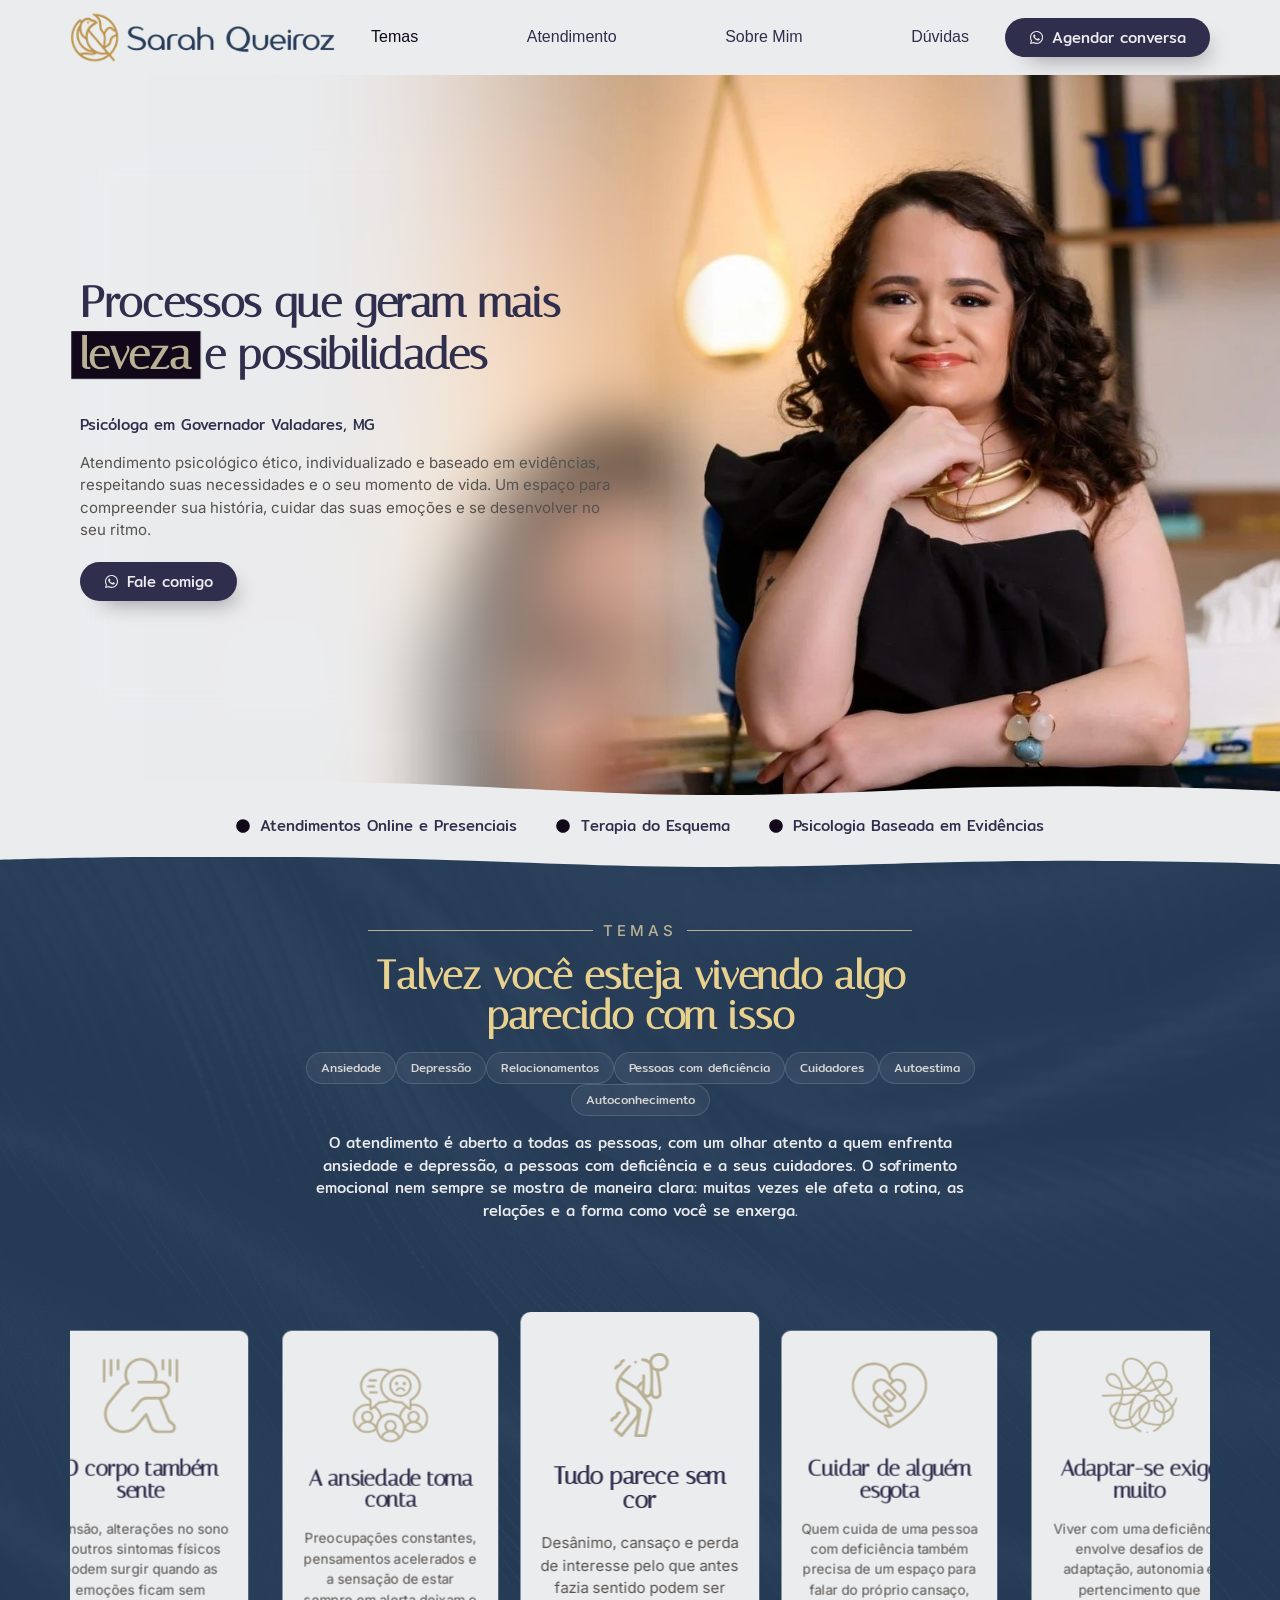
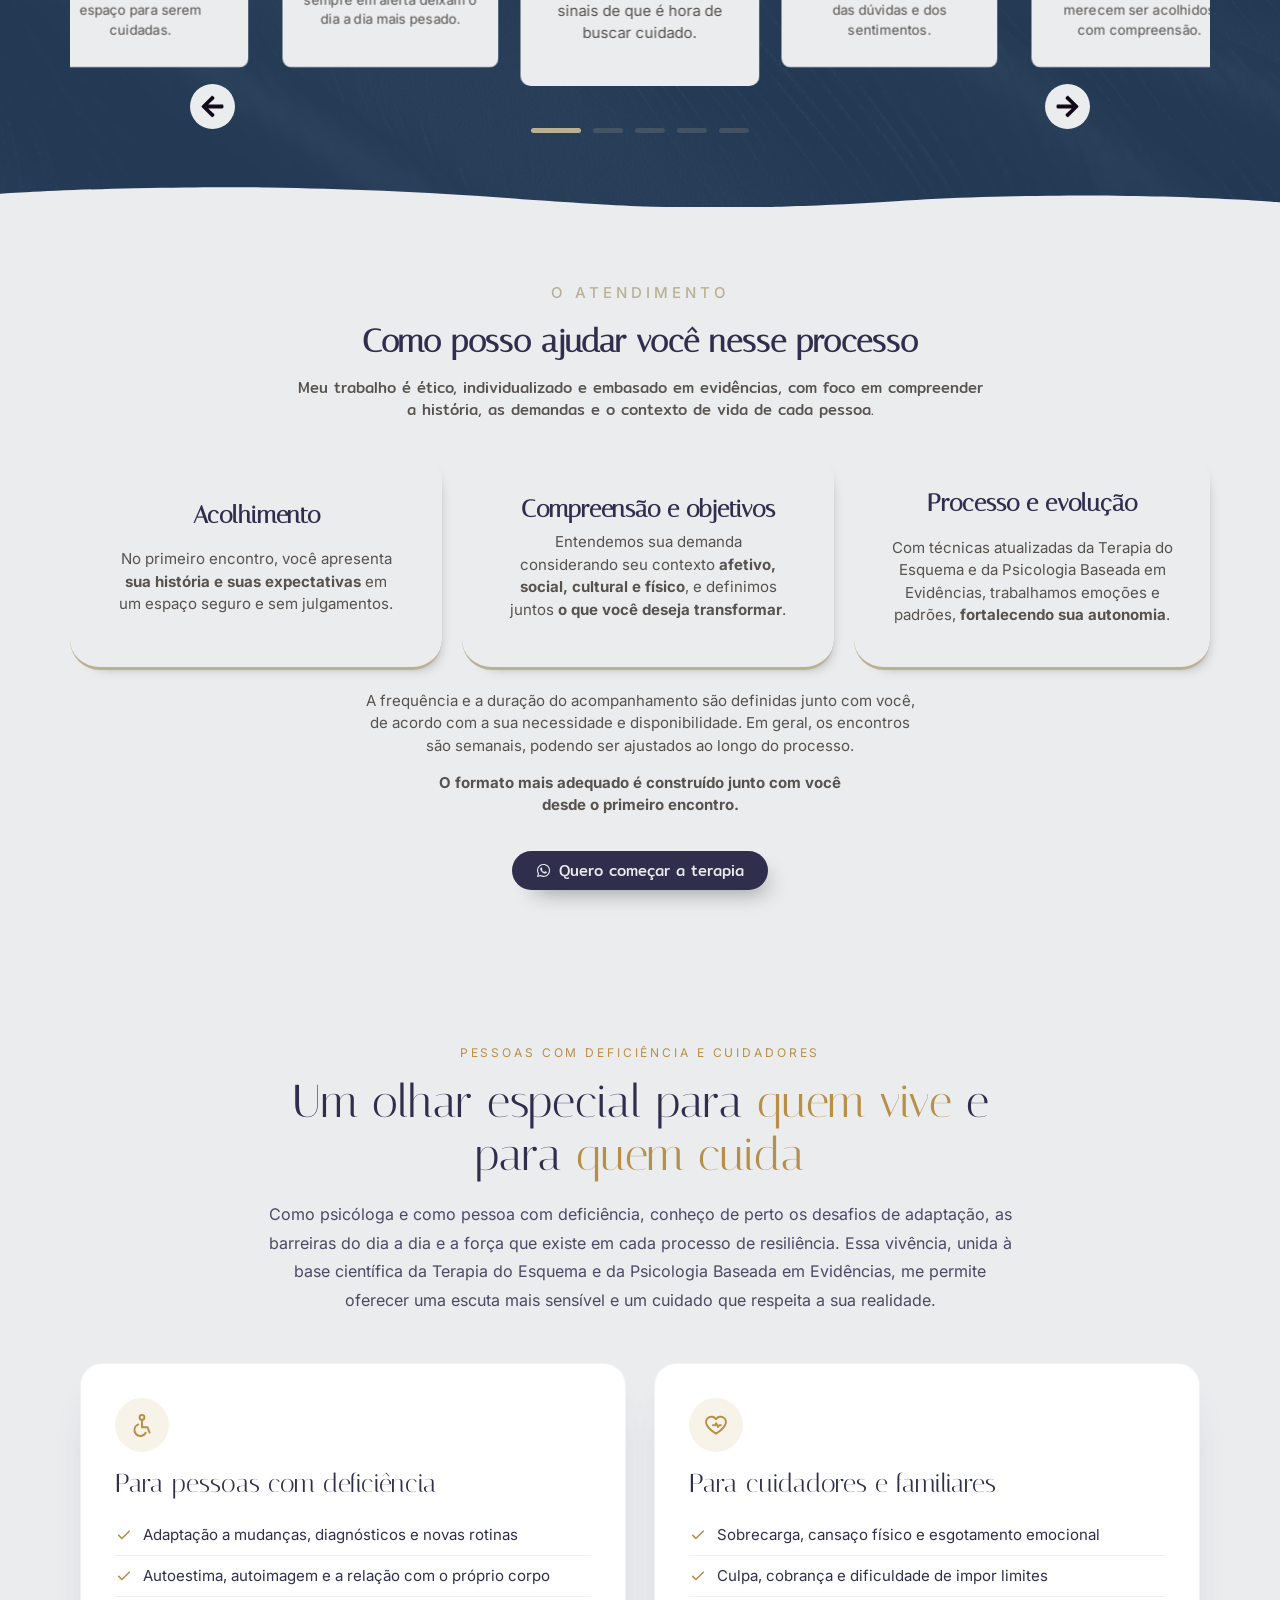
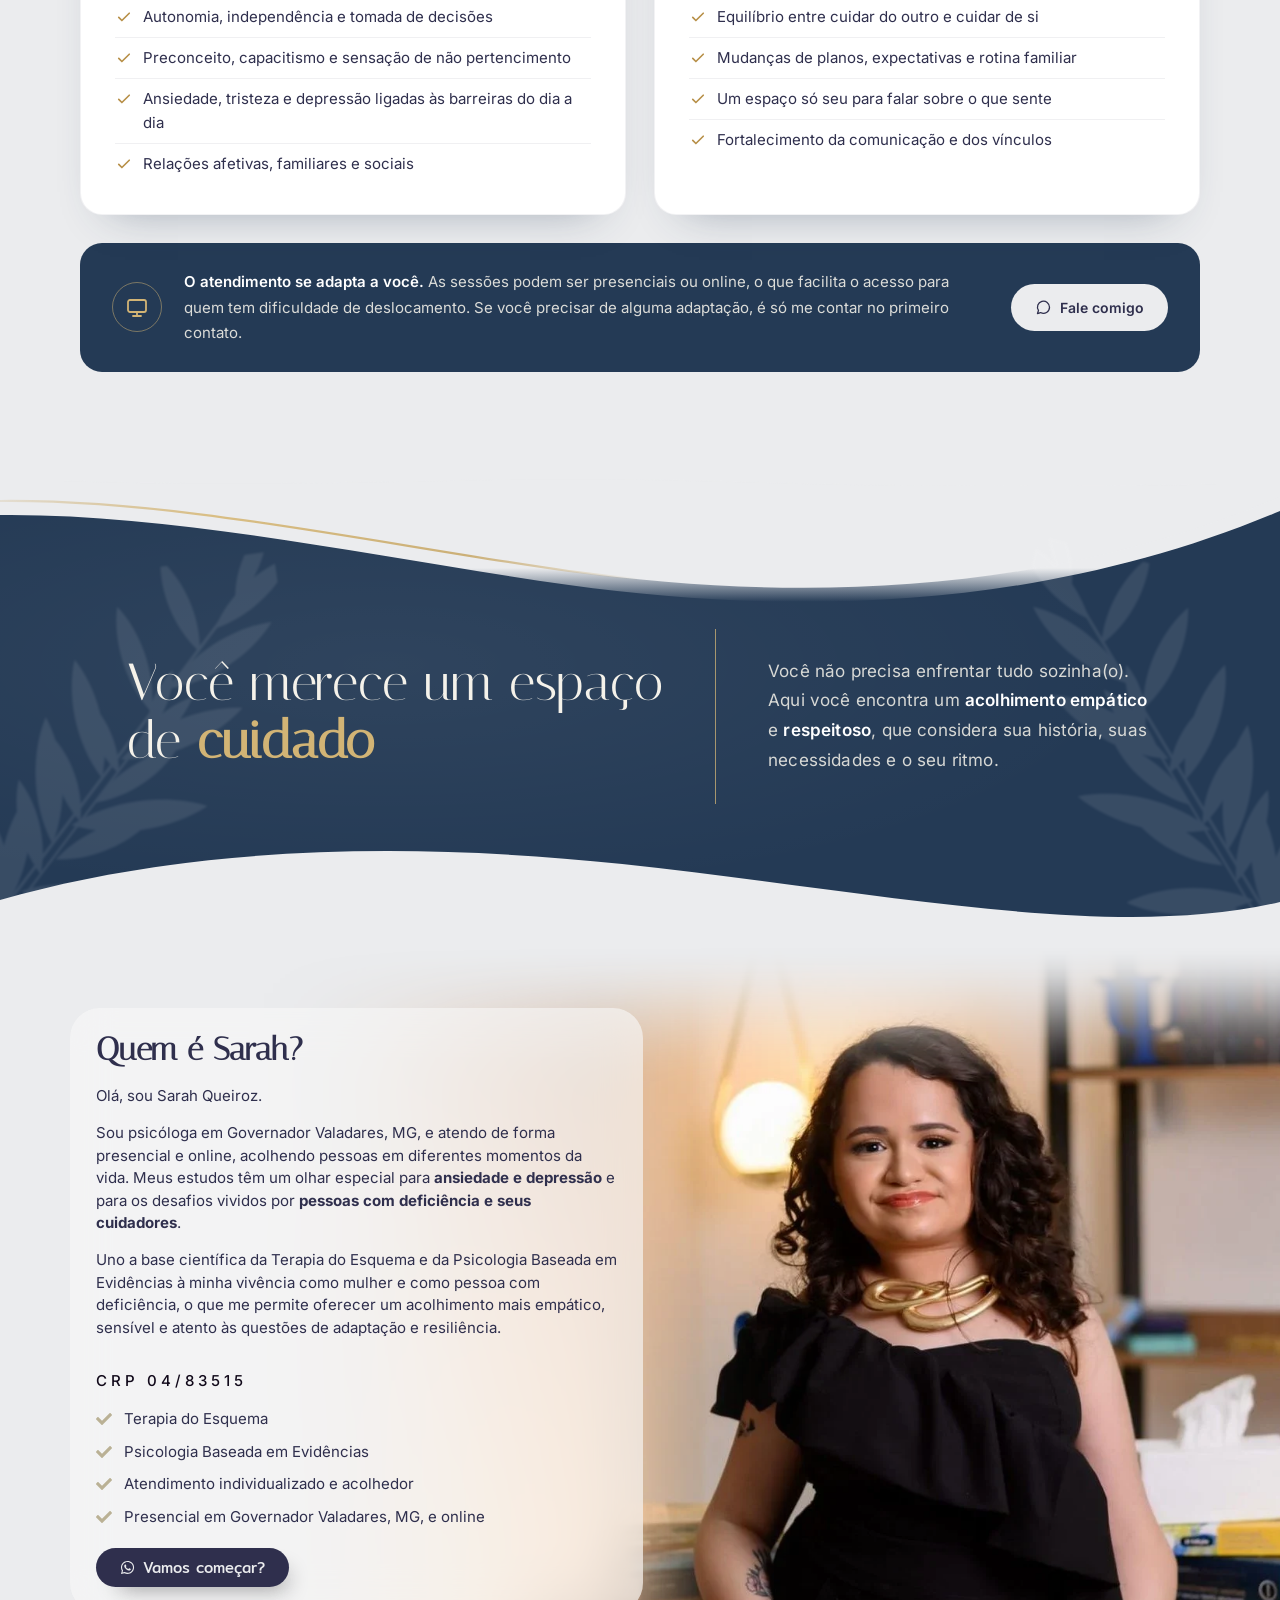
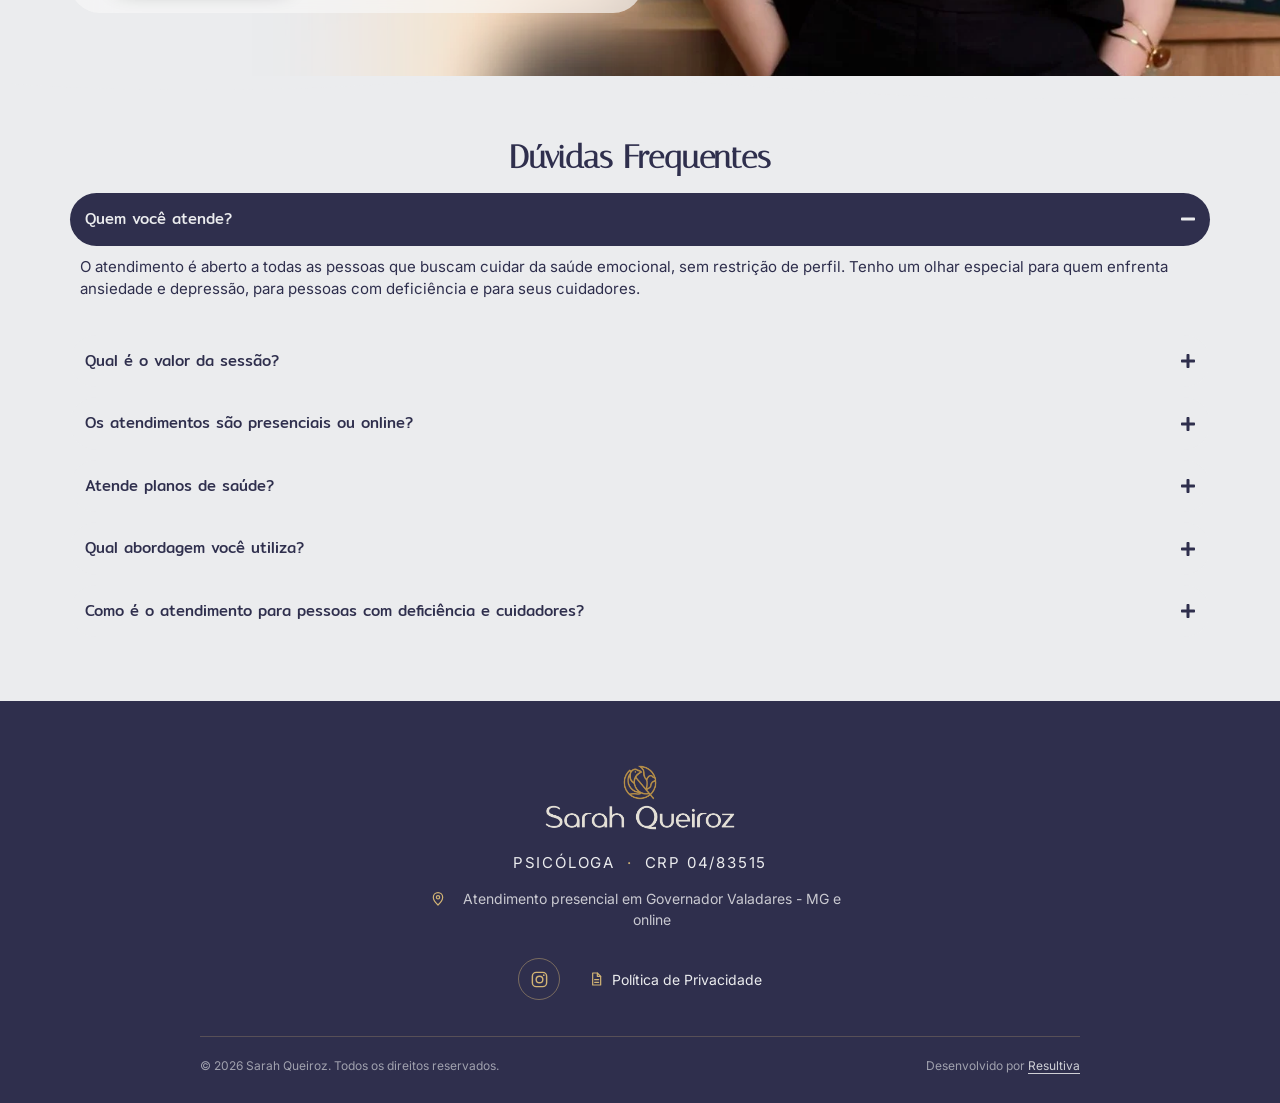
<file: index.html>
<!DOCTYPE html>
<html lang="pt-BR">
<head>
	<meta charset="UTF-8">
<!-- Google tag (gtag.js) -->
<script async src="https://www.googletagmanager.com/gtag/js?id=AW-18515831635"></script>
<script>
  window.dataLayer = window.dataLayer || [];
  function gtag(){dataLayer.push(arguments);}
  gtag('js', new Date());
  gtag('config', 'AW-18515831635');
</script>
<!-- Google Ads: conversão de contato pelo WhatsApp -->
<script>
  function gtag_report_conversion(url) {
    var navigated = false;

    var callback = function () {
      if (!navigated && typeof url !== 'undefined') {
        navigated = true;
        window.location.href = url;
      }
    };

    gtag('event', 'conversion', {
      'send_to': 'AW-18515831635/4KmOCNGenJ4dENPWhP1E',
      'event_callback': callback
    });

    setTimeout(callback, 1000);
    return false;
  }
  // links de WhatsApp montados por JavaScript (plugin Joinchat): o próprio plugin abre o WhatsApp
  document.addEventListener('joinchat:open', function () {
    gtag('event', 'conversion', { 'send_to': 'AW-18515831635/4KmOCNGenJ4dENPWhP1E' });
  });
</script>

		<meta name='robots' content='index, follow, max-image-preview:large, max-snippet:-1, max-video-preview:-1' />

	<title>Psicóloga em Governador Valadares | Sarah Queiroz</title>
	<meta name="description" content="Sarah Queiroz, psicóloga CRP 04/83515 em Governador Valadares, MG. Atendimento psicológico presencial e online, com Terapia do Esquema e Psicologia Baseada em Evidências." />
	<meta property="og:locale" content="pt_BR" />
	<meta property="og:type" content="website" />
	<meta property="og:title" content="Psicóloga em Governador Valadares | Sarah Queiroz" />
	<meta property="og:description" content="Sarah Queiroz, psicóloga CRP 04/83515 em Governador Valadares, MG. Atendimento psicológico presencial e online, com Terapia do Esquema e Psicologia Baseada em Evidências." />
	<meta property="og:site_name" content="Sarah Queiroz" />
	<meta property="og:image" content="wp-content/uploads/2026/06/sarah-og.jpg" />
	<meta name="twitter:card" content="summary_large_image" />


<style id="wp-img-auto-sizes-contain-inline-css">
img:is([sizes=auto i],[sizes^="auto," i]){contain-intrinsic-size:3000px 1500px}
/*# sourceURL=wp-img-auto-sizes-contain-inline-css */
</style>

<style id="wp-emoji-styles-inline-css">

	img.wp-smiley, img.emoji {
		display: inline !important;
		border: none !important;
		box-shadow: none !important;
		height: 1em !important;
		width: 1em !important;
		margin: 0 0.07em !important;
		vertical-align: -0.1em !important;
		background: none !important;
		padding: 0 !important;
	}
/*# sourceURL=wp-emoji-styles-inline-css */
</style>
<style id="joinchat-button-style-inline-css">
.wp-block-joinchat-button{align-items:center;display:flex;flex-flow:row nowrap}.wp-block-joinchat-button.is-vertical{flex-direction:column}.wp-block-joinchat-button.is-vertical.is-content-justification-left{align-items:flex-start}.wp-block-joinchat-button.is-vertical.is-content-justification-center{align-items:center}.wp-block-joinchat-button.is-vertical.is-content-justification-right{align-items:flex-end}.wp-block-joinchat-button:not(.is-vertical).is-content-justification-left{justify-content:flex-start}.wp-block-joinchat-button:not(.is-vertical).is-content-justification-center{justify-content:center}.wp-block-joinchat-button:not(.is-vertical).is-content-justification-right{justify-content:flex-end}.wp-block-joinchat-button:not(.is-vertical).is-content-justification-space-between{justify-content:space-between}.wp-block-joinchat-button figure{align-items:center;display:flex;flex-direction:column;flex-shrink:0;margin:0;padding:0}.wp-block-joinchat-button figcaption{font:normal normal 400 .6em/2em var(--wp--preset--font-family--system-font,sans-serif);margin:0;padding:0}.wp-block-joinchat-button .joinchat-button__qr{background-color:#fff;box-sizing:content-box;display:block;height:200px;overflow:hidden;padding:10px;width:200px}.wp-block-joinchat-button .joinchat-button__qr canvas,.wp-block-joinchat-button .joinchat-button__qr img{display:block;margin:auto}.wp-block-joinchat-button .wp-block-buttons{flex:1 1 auto;margin:0;max-width:100%;min-width:0;width:100%}.wp-block-joinchat-button .wp-block-button.wp-block-button__width-25{min-width:25%;width:calc(25% - var(--wp--style--block-gap, .5em)*.75)}.wp-block-joinchat-button .wp-block-button.wp-block-button__width-50{min-width:50%;width:calc(50% - var(--wp--style--block-gap, .5em)*.5)}.wp-block-joinchat-button .wp-block-button.wp-block-button__width-75{min-width:75%;width:calc(75% - var(--wp--style--block-gap, .5em)*.25)}.wp-block-joinchat-button .wp-block-button.wp-block-button__width-100{min-width:100%;width:100%}.wp-block-joinchat-button .joinchat-button__link,.wp-block-joinchat-button .wp-block-button__link{align-items:center;display:inline-flex;flex-flow:row nowrap;justify-content:center;width:100%}.wp-block-joinchat-button .joinchat-button__link:before,.wp-block-joinchat-button .wp-block-button__link:before{background:transparent var(--joinchat-ico) no-repeat center;background-size:100%;content:"";display:block;height:1.5em;margin:-.75em .75em -.75em 0;width:1.5em}.wp-block-joinchat-button .joinchat-button__link{width:auto}.wp-block-joinchat-button:has(.joinchat-button__link){border:none!important;display:flex;flex-direction:column}@media (orientation:landscape)and (height >= 481px),(orientation:portrait)and (width >= 481px){.wp-block-joinchat-button.joinchat-button--qr-only .wp-block-buttons{display:none}}@media (orientation:landscape)and (height <= 480px),(width <= 480px){.wp-block-joinchat-button figure{display:none}}

/*# sourceURL=wp-content/plugins/creame-whatsapp-me/gutenberg/build/style-index.css */
</style>
<style id="global-styles-inline-css">
:root{--wp--preset--aspect-ratio--square: 1;--wp--preset--aspect-ratio--4-3: 4/3;--wp--preset--aspect-ratio--3-4: 3/4;--wp--preset--aspect-ratio--3-2: 3/2;--wp--preset--aspect-ratio--2-3: 2/3;--wp--preset--aspect-ratio--16-9: 16/9;--wp--preset--aspect-ratio--9-16: 9/16;--wp--preset--color--black: #000000;--wp--preset--color--cyan-bluish-gray: #abb8c3;--wp--preset--color--white: #ffffff;--wp--preset--color--pale-pink: #f78da7;--wp--preset--color--vivid-red: #cf2e2e;--wp--preset--color--luminous-vivid-orange: #ff6900;--wp--preset--color--luminous-vivid-amber: #fcb900;--wp--preset--color--light-green-cyan: #7bdcb5;--wp--preset--color--vivid-green-cyan: #00d084;--wp--preset--color--pale-cyan-blue: #8ed1fc;--wp--preset--color--vivid-cyan-blue: #0693e3;--wp--preset--color--vivid-purple: #9b51e0;--wp--preset--gradient--vivid-cyan-blue-to-vivid-purple: linear-gradient(135deg,rgb(6,147,227) 0%,rgb(155,81,224) 100%);--wp--preset--gradient--light-green-cyan-to-vivid-green-cyan: linear-gradient(135deg,rgb(122,220,180) 0%,rgb(0,208,130) 100%);--wp--preset--gradient--luminous-vivid-amber-to-luminous-vivid-orange: linear-gradient(135deg,rgb(252,185,0) 0%,rgb(255,105,0) 100%);--wp--preset--gradient--luminous-vivid-orange-to-vivid-red: linear-gradient(135deg,rgb(255,105,0) 0%,rgb(207,46,46) 100%);--wp--preset--gradient--very-light-gray-to-cyan-bluish-gray: linear-gradient(135deg,rgb(238,238,238) 0%,rgb(169,184,195) 100%);--wp--preset--gradient--cool-to-warm-spectrum: linear-gradient(135deg,rgb(74,234,220) 0%,rgb(151,120,209) 20%,rgb(207,42,186) 40%,rgb(238,44,130) 60%,rgb(251,105,98) 80%,rgb(254,248,76) 100%);--wp--preset--gradient--blush-light-purple: linear-gradient(135deg,rgb(255,206,236) 0%,rgb(152,150,240) 100%);--wp--preset--gradient--blush-bordeaux: linear-gradient(135deg,rgb(254,205,165) 0%,rgb(254,45,45) 50%,rgb(107,0,62) 100%);--wp--preset--gradient--luminous-dusk: linear-gradient(135deg,rgb(255,203,112) 0%,rgb(199,81,192) 50%,rgb(65,88,208) 100%);--wp--preset--gradient--pale-ocean: linear-gradient(135deg,rgb(255,245,203) 0%,rgb(182,227,212) 50%,rgb(51,167,181) 100%);--wp--preset--gradient--electric-grass: linear-gradient(135deg,rgb(202,248,128) 0%,rgb(113,206,126) 100%);--wp--preset--gradient--midnight: linear-gradient(135deg,rgb(2,3,129) 0%,rgb(40,116,252) 100%);--wp--preset--font-size--small: 13px;--wp--preset--font-size--medium: 20px;--wp--preset--font-size--large: 36px;--wp--preset--font-size--x-large: 42px;--wp--preset--spacing--20: 0.44rem;--wp--preset--spacing--30: 0.67rem;--wp--preset--spacing--40: 1rem;--wp--preset--spacing--50: 1.5rem;--wp--preset--spacing--60: 2.25rem;--wp--preset--spacing--70: 3.38rem;--wp--preset--spacing--80: 5.06rem;--wp--preset--shadow--natural: 6px 6px 9px rgba(0, 0, 0, 0.2);--wp--preset--shadow--deep: 12px 12px 50px rgba(0, 0, 0, 0.4);--wp--preset--shadow--sharp: 6px 6px 0px rgba(0, 0, 0, 0.2);--wp--preset--shadow--outlined: 6px 6px 0px -3px rgb(255, 255, 255), 6px 6px rgb(0, 0, 0);--wp--preset--shadow--crisp: 6px 6px 0px rgb(0, 0, 0);}:root { --wp--style--global--content-size: 800px;--wp--style--global--wide-size: 1200px; }:where(body) { margin: 0; }.wp-site-blocks > .alignleft { float: left; margin-right: 2em; }.wp-site-blocks > .alignright { float: right; margin-left: 2em; }.wp-site-blocks > .aligncenter { justify-content: center; margin-left: auto; margin-right: auto; }:where(.wp-site-blocks) > * { margin-block-start: 24px; margin-block-end: 0; }:where(.wp-site-blocks) > :first-child { margin-block-start: 0; }:where(.wp-site-blocks) > :last-child { margin-block-end: 0; }:root { --wp--style--block-gap: 24px; }:root :where(.is-layout-flow) > :first-child{margin-block-start: 0;}:root :where(.is-layout-flow) > :last-child{margin-block-end: 0;}:root :where(.is-layout-flow) > *{margin-block-start: 24px;margin-block-end: 0;}:root :where(.is-layout-constrained) > :first-child{margin-block-start: 0;}:root :where(.is-layout-constrained) > :last-child{margin-block-end: 0;}:root :where(.is-layout-constrained) > *{margin-block-start: 24px;margin-block-end: 0;}:root :where(.is-layout-flex){gap: 24px;}:root :where(.is-layout-grid){gap: 24px;}.is-layout-flow > .alignleft{float: left;margin-inline-start: 0;margin-inline-end: 2em;}.is-layout-flow > .alignright{float: right;margin-inline-start: 2em;margin-inline-end: 0;}.is-layout-flow > .aligncenter{margin-left: auto !important;margin-right: auto !important;}.is-layout-constrained > .alignleft{float: left;margin-inline-start: 0;margin-inline-end: 2em;}.is-layout-constrained > .alignright{float: right;margin-inline-start: 2em;margin-inline-end: 0;}.is-layout-constrained > .aligncenter{margin-left: auto !important;margin-right: auto !important;}.is-layout-constrained > :where(:not(.alignleft):not(.alignright):not(.alignfull)){max-width: var(--wp--style--global--content-size);margin-left: auto !important;margin-right: auto !important;}.is-layout-constrained > .alignwide{max-width: var(--wp--style--global--wide-size);}body .is-layout-flex{display: flex;}.is-layout-flex{flex-wrap: wrap;align-items: center;}.is-layout-flex > :is(*, div){margin: 0;}body .is-layout-grid{display: grid;}.is-layout-grid > :is(*, div){margin: 0;}body{padding-top: 0px;padding-right: 0px;padding-bottom: 0px;padding-left: 0px;}:root :where(.wp-element-button, .wp-block-button__link){background-color: #32373c;border-width: 0;color: #fff;font-family: inherit;font-size: inherit;font-style: inherit;font-weight: inherit;letter-spacing: inherit;line-height: inherit;padding-top: calc(0.667em + 2px);padding-right: calc(1.333em + 2px);padding-bottom: calc(0.667em + 2px);padding-left: calc(1.333em + 2px);text-decoration: none;text-transform: inherit;}.has-black-color{color: var(--wp--preset--color--black) !important;}.has-cyan-bluish-gray-color{color: var(--wp--preset--color--cyan-bluish-gray) !important;}.has-white-color{color: var(--wp--preset--color--white) !important;}.has-pale-pink-color{color: var(--wp--preset--color--pale-pink) !important;}.has-vivid-red-color{color: var(--wp--preset--color--vivid-red) !important;}.has-luminous-vivid-orange-color{color: var(--wp--preset--color--luminous-vivid-orange) !important;}.has-luminous-vivid-amber-color{color: var(--wp--preset--color--luminous-vivid-amber) !important;}.has-light-green-cyan-color{color: var(--wp--preset--color--light-green-cyan) !important;}.has-vivid-green-cyan-color{color: var(--wp--preset--color--vivid-green-cyan) !important;}.has-pale-cyan-blue-color{color: var(--wp--preset--color--pale-cyan-blue) !important;}.has-vivid-cyan-blue-color{color: var(--wp--preset--color--vivid-cyan-blue) !important;}.has-vivid-purple-color{color: var(--wp--preset--color--vivid-purple) !important;}.has-black-background-color{background-color: var(--wp--preset--color--black) !important;}.has-cyan-bluish-gray-background-color{background-color: var(--wp--preset--color--cyan-bluish-gray) !important;}.has-white-background-color{background-color: var(--wp--preset--color--white) !important;}.has-pale-pink-background-color{background-color: var(--wp--preset--color--pale-pink) !important;}.has-vivid-red-background-color{background-color: var(--wp--preset--color--vivid-red) !important;}.has-luminous-vivid-orange-background-color{background-color: var(--wp--preset--color--luminous-vivid-orange) !important;}.has-luminous-vivid-amber-background-color{background-color: var(--wp--preset--color--luminous-vivid-amber) !important;}.has-light-green-cyan-background-color{background-color: var(--wp--preset--color--light-green-cyan) !important;}.has-vivid-green-cyan-background-color{background-color: var(--wp--preset--color--vivid-green-cyan) !important;}.has-pale-cyan-blue-background-color{background-color: var(--wp--preset--color--pale-cyan-blue) !important;}.has-vivid-cyan-blue-background-color{background-color: var(--wp--preset--color--vivid-cyan-blue) !important;}.has-vivid-purple-background-color{background-color: var(--wp--preset--color--vivid-purple) !important;}.has-black-border-color{border-color: var(--wp--preset--color--black) !important;}.has-cyan-bluish-gray-border-color{border-color: var(--wp--preset--color--cyan-bluish-gray) !important;}.has-white-border-color{border-color: var(--wp--preset--color--white) !important;}.has-pale-pink-border-color{border-color: var(--wp--preset--color--pale-pink) !important;}.has-vivid-red-border-color{border-color: var(--wp--preset--color--vivid-red) !important;}.has-luminous-vivid-orange-border-color{border-color: var(--wp--preset--color--luminous-vivid-orange) !important;}.has-luminous-vivid-amber-border-color{border-color: var(--wp--preset--color--luminous-vivid-amber) !important;}.has-light-green-cyan-border-color{border-color: var(--wp--preset--color--light-green-cyan) !important;}.has-vivid-green-cyan-border-color{border-color: var(--wp--preset--color--vivid-green-cyan) !important;}.has-pale-cyan-blue-border-color{border-color: var(--wp--preset--color--pale-cyan-blue) !important;}.has-vivid-cyan-blue-border-color{border-color: var(--wp--preset--color--vivid-cyan-blue) !important;}.has-vivid-purple-border-color{border-color: var(--wp--preset--color--vivid-purple) !important;}.has-vivid-cyan-blue-to-vivid-purple-gradient-background{background: var(--wp--preset--gradient--vivid-cyan-blue-to-vivid-purple) !important;}.has-light-green-cyan-to-vivid-green-cyan-gradient-background{background: var(--wp--preset--gradient--light-green-cyan-to-vivid-green-cyan) !important;}.has-luminous-vivid-amber-to-luminous-vivid-orange-gradient-background{background: var(--wp--preset--gradient--luminous-vivid-amber-to-luminous-vivid-orange) !important;}.has-luminous-vivid-orange-to-vivid-red-gradient-background{background: var(--wp--preset--gradient--luminous-vivid-orange-to-vivid-red) !important;}.has-very-light-gray-to-cyan-bluish-gray-gradient-background{background: var(--wp--preset--gradient--very-light-gray-to-cyan-bluish-gray) !important;}.has-cool-to-warm-spectrum-gradient-background{background: var(--wp--preset--gradient--cool-to-warm-spectrum) !important;}.has-blush-light-purple-gradient-background{background: var(--wp--preset--gradient--blush-light-purple) !important;}.has-blush-bordeaux-gradient-background{background: var(--wp--preset--gradient--blush-bordeaux) !important;}.has-luminous-dusk-gradient-background{background: var(--wp--preset--gradient--luminous-dusk) !important;}.has-pale-ocean-gradient-background{background: var(--wp--preset--gradient--pale-ocean) !important;}.has-electric-grass-gradient-background{background: var(--wp--preset--gradient--electric-grass) !important;}.has-midnight-gradient-background{background: var(--wp--preset--gradient--midnight) !important;}.has-small-font-size{font-size: var(--wp--preset--font-size--small) !important;}.has-medium-font-size{font-size: var(--wp--preset--font-size--medium) !important;}.has-large-font-size{font-size: var(--wp--preset--font-size--large) !important;}.has-x-large-font-size{font-size: var(--wp--preset--font-size--x-large) !important;}
:root :where(.wp-block-icon svg){width: 24px;}
:root :where(.wp-block-pullquote){font-size: 1.5em;line-height: 1.6;}
/*# sourceURL=global-styles-inline-css */
</style>
<link rel='stylesheet' id='hello-elementor-css' href='wp-content/themes/hello-elementor/assets/css/reset_3ccdc6.css' media='all' />
<link rel='stylesheet' id='hello-elementor-theme-style-css' href='wp-content/themes/hello-elementor/assets/css/theme_3ccdc6.css' media='all' />
<link rel='stylesheet' id='hello-elementor-header-footer-css' href='wp-content/themes/hello-elementor/assets/css/header-footer_3ccdc6.css' media='all' />
<link rel='stylesheet' id='elementor-frontend-css' href='wp-content/plugins/elementor/assets/css/frontend.min_79e619.css' media='all' />
<link rel='stylesheet' id='elementor-post-10-css' href='wp-content/uploads/elementor/css/post-10_9da2ef.css' media='all' />
<link rel='stylesheet' id='widget-image-css' href='wp-content/plugins/elementor/assets/css/widget-image.min_79e619.css' media='all' />
<link rel='stylesheet' id='widget-mega-menu-css' href='wp-content/plugins/pro-elements/assets/css/widget-mega-menu.min_d73beb.css' media='all' />
<link rel='stylesheet' id='e-animation-grow-css' href='wp-content/plugins/elementor/assets/lib/animations/styles/e-animation-grow.min_79e619.css' media='all' />
<link rel='stylesheet' id='e-animation-fadeInLeft-css' href='wp-content/plugins/elementor/assets/lib/animations/styles/fadeInLeft.min_79e619.css' media='all' />
<link rel='stylesheet' id='e-sticky-css' href='wp-content/plugins/pro-elements/assets/css/modules/sticky.min_d73beb.css' media='all' />
<link rel='stylesheet' id='widget-animated-headline-css' href='wp-content/plugins/pro-elements/assets/css/widget-animated-headline.min_d73beb.css' media='all' />
<link rel='stylesheet' id='widget-heading-css' href='wp-content/plugins/elementor/assets/css/widget-heading.min_79e619.css' media='all' />
<link rel='stylesheet' id='e-shapes-css' href='wp-content/plugins/elementor/assets/css/conditionals/shapes.min_79e619.css' media='all' />
<link rel='stylesheet' id='widget-icon-list-css' href='wp-content/plugins/elementor/assets/css/widget-icon-list.min_79e619.css' media='all' />
<link rel='stylesheet' id='widget-divider-css' href='wp-content/plugins/elementor/assets/css/widget-divider.min_79e619.css' media='all' />
<link rel='stylesheet' id='swiper-css' href='wp-content/plugins/elementor/assets/lib/swiper/v8/css/swiper.min_6da7ee.css' media='all' />
<link rel='stylesheet' id='e-swiper-css' href='wp-content/plugins/elementor/assets/css/conditionals/e-swiper.min_79e619.css' media='all' />
<link rel='stylesheet' id='widget-nested-carousel-css' href='wp-content/plugins/pro-elements/assets/css/widget-nested-carousel.min_d73beb.css' media='all' />
<link rel='stylesheet' id='e-animation-fadeInUp-css' href='wp-content/plugins/elementor/assets/lib/animations/styles/fadeInUp.min_79e619.css' media='all' />
<link rel='stylesheet' id='widget-nested-accordion-css' href='wp-content/plugins/elementor/assets/css/widget-nested-accordion.min_79e619.css' media='all' />
<link rel='stylesheet' id='elementor-post-24-css' href='wp-content/uploads/elementor/css/post-24_05fb49.css' media='all' />
<link rel='stylesheet' id='elementor-gf-italiana-css' href='_ext/fonts.googleapis.com/css_1c6f4f.css' media='all' />
<link rel='stylesheet' id='elementor-gf-mitr-css' href='_ext/fonts.googleapis.com/css_536dba.css' media='all' />
<link rel='stylesheet' id='elementor-gf-inter-css' href='_ext/fonts.googleapis.com/css_7c62d6.css' media='all' />
<script id="jquery-core-js" src="wp-includes/js/jquery/jquery.min_9614ef.js"></script>
<script id="jquery-migrate-js" src="wp-includes/js/jquery/jquery-migrate.min_9940e0.js"></script>
<meta name="generator" content="WordPress 7.0.6" />
<meta name="generator" content="Elementor 4.1.4; features: e_font_icon_svg, additional_custom_breakpoints; settings: css_print_method-external, google_font-enabled, font_display-swap">
			<style>
				.e-con.e-parent:nth-of-type(n+4):not(.e-lazyloaded):not(.e-no-lazyload),
				.e-con.e-parent:nth-of-type(n+4):not(.e-lazyloaded):not(.e-no-lazyload) * {
					background-image: none !important;
				}
				@media screen and (max-height: 1024px) {
					.e-con.e-parent:nth-of-type(n+3):not(.e-lazyloaded):not(.e-no-lazyload),
					.e-con.e-parent:nth-of-type(n+3):not(.e-lazyloaded):not(.e-no-lazyload) * {
						background-image: none !important;
					}
				}
				@media screen and (max-height: 640px) {
					.e-con.e-parent:nth-of-type(n+2):not(.e-lazyloaded):not(.e-no-lazyload),
					.e-con.e-parent:nth-of-type(n+2):not(.e-lazyloaded):not(.e-no-lazyload) * {
						background-image: none !important;
					}
				}
			</style>
			<link rel="icon" href="wp-content/uploads/2026/06/cropped-favicon-32x32.webp" sizes="32x32" />
<link rel="icon" href="wp-content/uploads/2026/06/cropped-favicon-192x192.webp" sizes="192x192" />
<link rel="apple-touch-icon" href="wp-content/uploads/2026/06/cropped-favicon-180x180.webp" />

	<meta name="viewport" content="width=device-width, initial-scale=1.0, viewport-fit=cover" /><style id="sq-temas-bg">.elementor-24 .elementor-element.elementor-element-1436e35f:not(.elementor-motion-effects-element-type-background){background-color:#243A55;}</style>
<style id="sq-hero-height">@media (min-width:1025px){.elementor-24 .elementor-element.elementor-element-76be2e43{--min-height:80vh;}}</style>
<style id="sq-cta-color">.elementor-24 .elementor-element.elementor-element-3393e70f .elementor-button,.elementor-24 .elementor-element.elementor-element-a5cd9b2 .elementor-button,.elementor-24 .elementor-element.elementor-element-7a9300c7 .elementor-button,.elementor-24 .elementor-element.elementor-element-3393e70f .elementor-button:hover,.elementor-24 .elementor-element.elementor-element-a5cd9b2 .elementor-button:hover,.elementor-24 .elementor-element.elementor-element-7a9300c7 .elementor-button:hover,.elementor-24 .elementor-element.elementor-element-3393e70f .elementor-button:focus,.elementor-24 .elementor-element.elementor-element-a5cd9b2 .elementor-button:focus,.elementor-24 .elementor-element.elementor-element-7a9300c7 .elementor-button:focus{background-color:rgb(47,47,77);color:rgb(235,236,238);}.elementor-24 .elementor-element.elementor-element-3393e70f .elementor-button svg,.elementor-24 .elementor-element.elementor-element-a5cd9b2 .elementor-button svg,.elementor-24 .elementor-element.elementor-element-7a9300c7 .elementor-button svg{fill:rgb(235,236,238);}</style>
<style id="sq-temas-icons">#dores .elementor-widget-icon .elementor-icon{font-size:84px !important;}#dores .elementor-widget-icon .elementor-icon svg{width:1em !important;height:1em !important;}@media (max-width:767px){#dores .elementor-widget-icon .elementor-icon{font-size:72px !important;}}</style>
<style id="sq-faixa">
.elementor-24 .elementor-element.elementor-element-567b76ef{position:relative;overflow:hidden;--padding-top:150px;--padding-bottom:140px;}
.elementor-24 .elementor-element.elementor-element-567b76ef:not(.elementor-motion-effects-element-type-background){background-color:#243A55;background-image:radial-gradient(ellipse at 30% 40%,rgba(255,255,255,.05),transparent 60%),radial-gradient(ellipse at 80% 70%,rgba(0,0,0,.12),transparent 55%);}
.elementor-24 .elementor-element.elementor-element-567b76ef::before{display:none !important;}
.elementor-24 .elementor-element.elementor-element-567b76ef > .elementor-shape{display:none;}
.elementor-24 .elementor-element.elementor-element-567b76ef > .e-con-inner{position:relative;z-index:2;flex-direction:row;align-items:center;justify-content:center;gap:0;max-width:1200px;}
.sq-faixa__deco{position:absolute;inset:0;pointer-events:none;z-index:1;}
.sq-faixa__wave{position:absolute;left:0;width:100%;display:block;}
.sq-faixa__wave--top{top:-1px;height:130px;}
.sq-faixa__wave--bottom{bottom:-1px;height:110px;}
.sq-faixa__leaves{position:absolute;width:360px;height:360px;opacity:.09;filter:blur(1.2px);}
.sq-faixa__leaves--l{left:-60px;top:50%;transform:translateY(-38%) rotate(-8deg);}
.sq-faixa__leaves--r{right:-70px;bottom:10px;transform:scaleX(-1) rotate(-14deg);}
.elementor-24 .elementor-element.elementor-element-567b76ef .elementor-element-12fdbdc4{width:auto !important;max-width:48% !important;flex:0 0 auto;padding-right:56px;}
.elementor-24 .elementor-element.elementor-element-567b76ef .elementor-element-12fdbdc4 .elementor-headline{text-align:left !important;font-size:52px !important;line-height:1.12;font-weight:400 !important;}
.elementor-24 .elementor-element.elementor-element-567b76ef .elementor-element-12fdbdc4 .elementor-headline-plain-text{color:#F5F2EA !important;}
.elementor-24 .elementor-element.elementor-element-567b76ef .elementor-element-12fdbdc4 .elementor-headline-dynamic-text{color:#D2B475 !important;}
.elementor-24 .elementor-element.elementor-element-567b76ef .elementor-element-12fdbdc4 .elementor-headline-dynamic-wrapper svg{display:none !important;}
.elementor-24 .elementor-element.elementor-element-567b76ef .elementor-element-7a8954c2{width:auto !important;max-width:42% !important;flex:0 1 auto;border-left:1px solid rgba(210,180,117,.75);padding:28px 0 28px 56px;}
.elementor-24 .elementor-element.elementor-element-567b76ef .elementor-element-7a8954c2 p{color:rgba(245,242,234,.86) !important;font-size:17px !important;line-height:1.75;letter-spacing:.01em;text-align:left;margin:0;}
.elementor-24 .elementor-element.elementor-element-567b76ef .elementor-element-7a8954c2 strong{color:#fff;font-weight:600;}
@media (max-width:1024px){
.elementor-24 .elementor-element.elementor-element-567b76ef{--padding-top:120px;--padding-bottom:110px;}
.elementor-24 .elementor-element.elementor-element-567b76ef > .e-con-inner{flex-direction:column;}
.elementor-24 .elementor-element.elementor-element-567b76ef .elementor-element-12fdbdc4,.elementor-24 .elementor-element.elementor-element-567b76ef .elementor-element-7a8954c2{max-width:100% !important;padding-right:0;}
.elementor-24 .elementor-element.elementor-element-567b76ef .elementor-element-12fdbdc4 .elementor-headline{text-align:center !important;font-size:38px !important;}
.elementor-24 .elementor-element.elementor-element-567b76ef .elementor-element-7a8954c2{border-left:0;border-top:1px solid rgba(210,180,117,.75);padding:22px 0 0;margin-top:22px;}
.elementor-24 .elementor-element.elementor-element-567b76ef .elementor-element-7a8954c2 p{text-align:center;font-size:15px !important;}
.sq-faixa__wave--top{height:70px;}.sq-faixa__wave--bottom{height:60px;}
.sq-faixa__leaves{width:220px;height:220px;}
}
.elementor-24 .elementor-element.elementor-element-567b76ef .elementor-element-12fdbdc4{max-width:56% !important;padding-right:52px;}
.elementor-24 .elementor-element.elementor-element-567b76ef .elementor-element-7a8954c2{max-width:38% !important;padding-left:52px;}
.elementor-24 .elementor-element.elementor-element-a32ff1c > .elementor-shape-bottom,.elementor-24 .elementor-element.elementor-element-a32ff1c > .e-con-inner > .elementor-shape-bottom{display:none;}
@media (max-width:1024px){.elementor-24 .elementor-element.elementor-element-567b76ef .elementor-element-12fdbdc4,.elementor-24 .elementor-element.elementor-element-567b76ef .elementor-element-7a8954c2{max-width:100% !important;padding-right:0;padding-left:0;}}
@media (max-width:767px){.elementor-24 .elementor-element.elementor-element-567b76ef .elementor-element-12fdbdc4 .elementor-headline{font-size:31px !important;}}
.sq-faixa__wave--top{top:-4px !important;}.sq-faixa__wave--bottom{bottom:-4px !important;}
.elementor-24 .elementor-element.elementor-element-567b76ef{border:0 !important;box-shadow:none !important;}
.sq-faixa__wave--top-m{display:none;}
.elementor-24 .elementor-element.elementor-element-567b76ef{margin-top:-3px !important;}
@media (max-width:1024px){.sq-faixa__wave--top{display:none !important;}.sq-faixa__wave--top-m{display:block;top:-6px;height:116px;}
.elementor-24 .elementor-element.elementor-element-567b76ef{--padding-top:150px;}}
.elementor-24 .elementor-element.elementor-element-567b76ef:not(.elementor-motion-effects-element-type-background){background-color:transparent !important;background-image:radial-gradient(ellipse at 30% 40%,rgba(255,255,255,.05),transparent 60%),linear-gradient(to bottom,transparent 0,transparent 14px,#243A55 14px,#243A55 calc(100% - 14px),transparent calc(100% - 14px)) !important;}
@media (max-width:1024px){.sq-faixa__leaves{opacity:.045 !important;filter:blur(2.2px) !important;}}
</style>
<style id="sq-hero-mobile">@media (max-width:767px){.elementor-24 .elementor-element.elementor-element-645ab094{--min-height:320px;min-height:320px;}}</style>
<style id="sq-hero-badges">@media (max-width:767px){.elementor-24 .elementor-element.elementor-element-3c51d3fe{visibility:hidden !important;}}</style>
<style id="sq-footer">
.sq-footer{background:#2F2F4D;color:rgba(235,236,238,.82);font-family:Inter,sans-serif;padding:64px 24px 28px;}
.sq-footer__inner{max-width:880px;margin:0 auto;display:flex;flex-direction:column;align-items:center;text-align:center;}
.sq-footer__logo{width:190px;height:auto;margin-bottom:22px;}
.sq-footer__role{margin:0 0 14px;font-size:15px;letter-spacing:.12em;text-transform:uppercase;color:#EBECEE;}
.sq-footer__role span{color:#D2B475;margin:0 6px;}
.sq-footer__place{display:flex;align-items:flex-start;justify-content:center;gap:8px;margin:0 0 28px;font-size:14px;line-height:1.6;max-width:420px;}
.sq-footer svg{width:16px;height:16px;flex:none;fill:none;stroke:#D2B475;stroke-width:1.8;stroke-linecap:round;stroke-linejoin:round;margin-top:3px;}
.sq-footer svg .dot{fill:#D2B475;stroke:none;}
.sq-footer__links{display:flex;flex-wrap:wrap;justify-content:center;gap:12px 28px;margin-bottom:36px;}
.sq-footer__links a{display:inline-flex;align-items:center;gap:8px;color:#EBECEE;text-decoration:none;font-size:14px;transition:color .2s;}
.sq-footer__links a svg{margin-top:0;}
.sq-footer__links a:hover{color:#D2B475;}
.sq-footer__bottom{width:100%;border-top:1px solid rgba(210,180,117,.25);padding-top:20px;display:flex;flex-wrap:wrap;justify-content:space-between;gap:8px 24px;font-size:12px;color:rgba(235,236,238,.6);}
.sq-footer__bottom a{color:rgba(235,236,238,.85);text-decoration:underline;text-underline-offset:3px;}
@media (max-width:767px){
.sq-footer{padding:52px 22px 26px;}
.sq-footer__logo{width:160px;}
.sq-footer__role{font-size:13px;}
.sq-footer__links{flex-direction:column;gap:14px;margin-bottom:30px;}
.sq-footer__bottom{flex-direction:column;align-items:center;text-align:center;}
}
@media (max-width:767px){
.sq-footer__place{flex-direction:column;align-items:center;gap:6px;max-width:300px;}
.sq-footer__place svg{margin-top:0;}
.sq-footer__links{width:100%;align-items:center;}
.sq-footer__links a{width:100%;max-width:270px;justify-content:center;padding:11px 16px;border:1px solid rgba(210,180,117,.35);border-radius:999px;box-sizing:border-box;}
.sq-footer__bottom{gap:6px;}
}
.sq-footer__links a span,.sq-footer__place span{line-height:1.5;}
.sq-footer__links{align-items:center;}
.sq-footer__links a.sq-footer__ig{width:42px !important;height:42px;max-width:none !important;padding:0 !important;justify-content:center;border:1px solid rgba(210,180,117,.45);border-radius:50%;}
.sq-footer__links a.sq-footer__ig svg{width:19px;height:19px;}
.sq-footer__links a.sq-footer__ig:hover{background:rgba(210,180,117,.12);}
@media (max-width:767px){.sq-footer__links{flex-direction:column;gap:16px;}}
@media (max-width:767px){.sq-footer__links a[href="politica-de-privacidade/"]{order:-1;}}
</style>
<style id="sq-pcd">
.sq-pcd{background:#EBECEE;padding:90px 24px 110px;font-family:Inter,sans-serif;color:#2F2F4D;}
.sq-pcd__inner{max-width:1120px;margin:0 auto;}
.sq-pcd__eyebrow{text-align:center;font-size:12px;letter-spacing:.24em;text-transform:uppercase;color:#B78F47;margin:0 0 14px;}
.sq-pcd__title{font-family:Italiana,Georgia,serif;font-weight:400;text-align:center;font-size:clamp(32px,4.2vw,46px);line-height:1.15;margin:0 auto 18px;max-width:760px;color:#2F2F4D;}
.sq-pcd__title em{font-style:normal;color:#B78F47;}
.sq-pcd__lead{text-align:center;max-width:760px;margin:0 auto 48px;font-size:16px;line-height:1.8;color:#4A4A63;}
.sq-pcd__grid{display:grid;grid-template-columns:1fr 1fr;gap:28px;margin-bottom:28px;}
.sq-pcd__card{background:#fff;border-radius:22px;padding:34px 34px 30px;box-shadow:0 22px 44px -30px rgba(36,58,85,.45);border:1px solid rgba(47,47,77,.06);}
.sq-pcd__icon{width:54px;height:54px;border-radius:50%;background:rgba(210,180,117,.16);display:grid;place-items:center;margin-bottom:16px;}
.sq-pcd svg{fill:none;stroke:currentColor;stroke-width:1.8;stroke-linecap:round;stroke-linejoin:round;}
.sq-pcd__icon svg{width:26px;height:26px;color:#B78F47;}
.sq-pcd__card h3{font-family:Italiana,Georgia,serif;font-weight:400;font-size:26px;margin:0 0 16px;color:#2F2F4D;}
.sq-pcd__card ul{list-style:none;margin:0;padding:0;}
.sq-pcd__card li{display:flex;gap:10px;align-items:flex-start;font-size:15px;line-height:1.6;padding:8px 0;border-top:1px solid rgba(47,47,77,.07);}
.sq-pcd__card li:first-child{border-top:0;}
.sq-pcd__card li svg{width:18px;height:18px;flex:none;margin-top:3px;color:#B78F47;stroke-width:2.2;}
.sq-pcd__note{display:flex;align-items:center;gap:22px;background:#243A55;color:rgba(245,242,234,.88);border-radius:22px;padding:26px 32px;}
.sq-pcd__note-icon{width:50px;height:50px;border-radius:50%;border:1px solid rgba(210,180,117,.5);display:grid;place-items:center;flex:none;}
.sq-pcd__note-icon svg{width:24px;height:24px;color:#D2B475;}
.sq-pcd__note p{margin:0;font-size:15px;line-height:1.7;flex:1;}
.sq-pcd__note strong{color:#fff;font-weight:600;}
.sq-pcd__btn{display:inline-flex;align-items:center;gap:8px;white-space:nowrap;background:rgb(235,236,238);color:rgb(47,47,77);text-decoration:none;font-weight:600;font-size:14px;padding:13px 24px;border-radius:50px;box-shadow:rgba(0,0,0,.35) 6px 10px 20px -12px;transition:transform .2s;}
.sq-pcd__btn:hover{transform:translateY(-2px);color:rgb(47,47,77);}
.sq-pcd__btn svg{width:17px;height:17px;}
@media (max-width:900px){
.sq-pcd{padding:70px 18px 96px;}
.sq-pcd__grid{grid-template-columns:1fr;gap:18px;}
.sq-pcd__lead{font-size:15px;margin-bottom:34px;}
.sq-pcd__card{padding:28px 22px 22px;border-radius:18px;}
.sq-pcd__card h3{font-size:24px;}
.sq-pcd__note{flex-direction:column;text-align:center;padding:26px 22px;gap:16px;}
}
</style>
</head>
<body class="home wp-singular page-template page-template-elementor_canvas page page-id-24 wp-embed-responsive wp-theme-hello-elementor hello-elementor-default elementor-default elementor-template-canvas elementor-kit-10 elementor-page elementor-page-24">
	
<!-- End Google Tag Manager (noscript) -->		<div data-elementor-type="wp-page" data-elementor-id="24" class="elementor elementor-24" data-elementor-post-type="page">
				<div class="elementor-element elementor-element-11648f48 e-flex e-con-boxed e-con e-parent" data-id="11648f48" data-element_type="container" data-e-type="container" data-settings="{&quot;sticky&quot;:&quot;top&quot;,&quot;background_background&quot;:&quot;classic&quot;,&quot;sticky_on&quot;:[&quot;desktop&quot;,&quot;tablet&quot;,&quot;mobile&quot;],&quot;sticky_offset&quot;:0,&quot;sticky_effects_offset&quot;:0,&quot;sticky_anchor_link_offset&quot;:0}">
					<div class="e-con-inner">
				<div class="elementor-element elementor-element-9dec644 elementor-widget__width-initial elementor-widget elementor-widget-image" data-id="9dec644" data-element_type="widget" data-e-type="widget" data-widget_type="image.default">
															<img fetchpriority="high" decoding="async" width="800" height="166" src="wp-content/uploads/2026/06/Untitled-design-5-1024x212.png" class="attachment-large size-large wp-image-179" alt="Sarah Queiroz - Psicóloga" srcset="wp-content/uploads/2026/06/Untitled-design-5-1024x212.png 1024w, wp-content/uploads/2026/06/Untitled-design-5-300x62.png 300w, wp-content/uploads/2026/06/Untitled-design-5-768x159.png 768w, wp-content/uploads/2026/06/Untitled-design-5.png 1398w" sizes="(max-width: 800px) 100vw, 800px" />															</div>
				<div class="elementor-element elementor-element-954912b e-full_width e-n-menu-layout-horizontal e-n-menu-tablet elementor-widget elementor-widget-n-menu" data-id="954912b" data-element_type="widget" data-e-type="widget" data-settings="{&quot;menu_items&quot;:[{&quot;item_title&quot;:&quot;Temas&quot;,&quot;_id&quot;:&quot;b4fff4f&quot;,&quot;item_link&quot;:{&quot;url&quot;:&quot;#dores&quot;,&quot;is_external&quot;:&quot;&quot;,&quot;nofollow&quot;:&quot;&quot;,&quot;custom_attributes&quot;:&quot;&quot;},&quot;item_dropdown_content&quot;:&quot;no&quot;,&quot;item_icon&quot;:{&quot;value&quot;:&quot;&quot;,&quot;library&quot;:&quot;&quot;},&quot;item_icon_active&quot;:null,&quot;element_id&quot;:&quot;&quot;},{&quot;item_title&quot;:&quot;O M\u00e9todo&quot;,&quot;_id&quot;:&quot;3d98d30&quot;,&quot;item_link&quot;:{&quot;url&quot;:&quot;#metodo&quot;,&quot;is_external&quot;:&quot;&quot;,&quot;nofollow&quot;:&quot;&quot;,&quot;custom_attributes&quot;:&quot;&quot;},&quot;item_dropdown_content&quot;:&quot;no&quot;,&quot;item_icon&quot;:{&quot;value&quot;:&quot;&quot;,&quot;library&quot;:&quot;&quot;},&quot;item_icon_active&quot;:null,&quot;element_id&quot;:&quot;&quot;},{&quot;item_title&quot;:&quot;Sobre Mim&quot;,&quot;item_link&quot;:{&quot;url&quot;:&quot;#sobre&quot;,&quot;is_external&quot;:&quot;&quot;,&quot;nofollow&quot;:&quot;&quot;,&quot;custom_attributes&quot;:&quot;&quot;},&quot;_id&quot;:&quot;5b7a3be&quot;,&quot;item_dropdown_content&quot;:&quot;no&quot;,&quot;item_icon&quot;:{&quot;value&quot;:&quot;&quot;,&quot;library&quot;:&quot;&quot;},&quot;item_icon_active&quot;:null,&quot;element_id&quot;:&quot;&quot;},{&quot;item_title&quot;:&quot;D\u00favidas&quot;,&quot;item_link&quot;:{&quot;url&quot;:&quot;#faq&quot;,&quot;is_external&quot;:&quot;&quot;,&quot;nofollow&quot;:&quot;&quot;,&quot;custom_attributes&quot;:&quot;&quot;},&quot;_id&quot;:&quot;ca8e6c4&quot;,&quot;item_dropdown_content&quot;:&quot;no&quot;,&quot;item_icon&quot;:{&quot;value&quot;:&quot;&quot;,&quot;library&quot;:&quot;&quot;},&quot;item_icon_active&quot;:null,&quot;element_id&quot;:&quot;&quot;}],&quot;item_position_horizontal&quot;:&quot;stretch&quot;,&quot;content_width&quot;:&quot;full_width&quot;,&quot;item_layout&quot;:&quot;horizontal&quot;,&quot;open_on&quot;:&quot;hover&quot;,&quot;horizontal_scroll&quot;:&quot;disable&quot;,&quot;breakpoint_selector&quot;:&quot;tablet&quot;,&quot;menu_item_title_distance_from_content&quot;:{&quot;unit&quot;:&quot;px&quot;,&quot;size&quot;:0,&quot;sizes&quot;:[]},&quot;menu_item_title_distance_from_content_tablet&quot;:{&quot;unit&quot;:&quot;px&quot;,&quot;size&quot;:&quot;&quot;,&quot;sizes&quot;:[]},&quot;menu_item_title_distance_from_content_mobile&quot;:{&quot;unit&quot;:&quot;px&quot;,&quot;size&quot;:&quot;&quot;,&quot;sizes&quot;:[]}}" data-widget_type="mega-menu.default">
							<nav class="e-n-menu" data-widget-number="156" aria-label="Menu">
					<button class="e-n-menu-toggle" id="menu-toggle-156" aria-haspopup="true" aria-expanded="false" aria-controls="menubar-156" aria-label="Menu Toggle">
			<span class="e-n-menu-toggle-icon e-open">
				<svg class="e-font-icon-svg e-eicon-menu-bar" viewBox="0 0 1000 1000" xmlns="http://www.w3.org/2000/svg"><path d="M104 333H896C929 333 958 304 958 271S929 208 896 208H104C71 208 42 237 42 271S71 333 104 333ZM104 583H896C929 583 958 554 958 521S929 458 896 458H104C71 458 42 487 42 521S71 583 104 583ZM104 833H896C929 833 958 804 958 771S929 708 896 708H104C71 708 42 737 42 771S71 833 104 833Z"></path></svg>			</span>
			<span class="e-n-menu-toggle-icon e-close">
				<svg class="e-font-icon-svg e-eicon-close" viewBox="0 0 1000 1000" xmlns="http://www.w3.org/2000/svg"><path d="M742 167L500 408 258 167C246 154 233 150 217 150 196 150 179 158 167 167 154 179 150 196 150 212 150 229 154 242 171 254L408 500 167 742C138 771 138 800 167 829 196 858 225 858 254 829L496 587 738 829C750 842 767 846 783 846 800 846 817 842 829 829 842 817 846 804 846 783 846 767 842 750 829 737L588 500 833 258C863 229 863 200 833 171 804 137 775 137 742 167Z"></path></svg>			</span>
		</button>
					<div class="e-n-menu-wrapper" id="menubar-156" aria-labelledby="menu-toggle-156">
				<ul class="e-n-menu-heading">
								<li class="e-n-menu-item">
				<div id="e-n-menu-title-1561" class="e-n-menu-title e-anchor">
					<a class="e-n-menu-title-container e-focus e-link" href="#dores" aria-current="page">												<span class="e-n-menu-title-text">
							Temas						</span>
					</a>									</div>
							</li>
					<li class="e-n-menu-item">
				<div id="e-n-menu-title-1562" class="e-n-menu-title e-anchor">
					<a class="e-n-menu-title-container e-focus e-link" href="#metodo" aria-current="page">												<span class="e-n-menu-title-text">
							Atendimento						</span>
					</a>									</div>
							</li>
					<li class="e-n-menu-item">
				<div id="e-n-menu-title-1563" class="e-n-menu-title e-anchor">
					<a class="e-n-menu-title-container e-focus e-link" href="#sobre" aria-current="page">												<span class="e-n-menu-title-text">
							Sobre Mim						</span>
					</a>									</div>
							</li>
					<li class="e-n-menu-item">
				<div id="e-n-menu-title-1564" class="e-n-menu-title e-anchor">
					<a class="e-n-menu-title-container e-focus e-link" href="#faq" aria-current="page">												<span class="e-n-menu-title-text">
							Dúvidas						</span>
					</a>									</div>
							</li>
						</ul>
			</div>
		</nav>
						</div>
				<div class="elementor-element elementor-element-3393e70f animated-fast elementor-hidden-tablet elementor-hidden-mobile elementor-invisible elementor-widget elementor-widget-button" data-id="3393e70f" data-element_type="widget" data-e-type="widget" data-settings="{&quot;_animation&quot;:&quot;fadeInLeft&quot;}" data-widget_type="button.default">
										<a class="elementor-button elementor-button-link elementor-size-sm elementor-animation-grow" href="https://wa.me/553397310123?text=Ol%C3%A1%2C%20Sarah%2C%20vim%20do%20site%20e%20gostaria%20de%20mais%20informa%C3%A7%C3%B5es" target="_blank" onclick="return gtag_report_conversion(this.href);">
						<span class="elementor-button-content-wrapper">
						<span class="elementor-button-icon">
				<svg aria-hidden="true" class="e-font-icon-svg e-fab-whatsapp" viewBox="0 0 448 512" xmlns="http://www.w3.org/2000/svg"><path d="M380.9 97.1C339 55.1 283.2 32 223.9 32c-122.4 0-222 99.6-222 222 0 39.1 10.2 77.3 29.6 111L0 480l117.7-30.9c32.4 17.7 68.9 27 106.1 27h.1c122.3 0 224.1-99.6 224.1-222 0-59.3-25.2-115-67.1-157zm-157 341.6c-33.2 0-65.7-8.9-94-25.7l-6.7-4-69.8 18.3L72 359.2l-4.4-7c-18.5-29.4-28.2-63.3-28.2-98.2 0-101.7 82.8-184.5 184.6-184.5 49.3 0 95.6 19.2 130.4 54.1 34.8 34.9 56.2 81.2 56.1 130.5 0 101.8-84.9 184.6-186.6 184.6zm101.2-138.2c-5.5-2.8-32.8-16.2-37.9-18-5.1-1.9-8.8-2.8-12.5 2.8-3.7 5.6-14.3 18-17.6 21.8-3.2 3.7-6.5 4.2-12 1.4-32.6-16.3-54-29.1-75.5-66-5.7-9.8 5.7-9.1 16.3-30.3 1.8-3.7.9-6.9-.5-9.7-1.4-2.8-12.5-30.1-17.1-41.2-4.5-10.8-9.1-9.3-12.5-9.5-3.2-.2-6.9-.2-10.6-.2-3.7 0-9.7 1.4-14.8 6.9-5.1 5.6-19.4 19-19.4 46.3 0 27.3 19.9 53.7 22.6 57.4 2.8 3.7 39.1 59.7 94.8 83.8 35.2 15.2 49 16.5 66.6 13.9 10.7-1.6 32.8-13.4 37.4-26.4 4.6-13 4.6-24.1 3.2-26.4-1.3-2.5-5-3.9-10.5-6.6z"></path></svg>			</span>
									<span class="elementor-button-text">Agendar conversa</span>
					</span>
					</a>
								</div>
					</div>
				</div>
		<div class="elementor-element elementor-element-76be2e43 e-flex e-con-boxed e-con e-parent" data-id="76be2e43" data-element_type="container" data-e-type="container" data-settings="{&quot;background_background&quot;:&quot;classic&quot;,&quot;shape_divider_bottom&quot;:&quot;waves&quot;}">
					<div class="e-con-inner">
				<div class="elementor-shape elementor-shape-bottom" aria-hidden="true" data-negative="false">
			<svg xmlns="http://www.w3.org/2000/svg" viewBox="0 0 1000 100" preserveAspectRatio="none">
	<path class="elementor-shape-fill" d="M421.9,6.5c22.6-2.5,51.5,0.4,75.5,5.3c23.6,4.9,70.9,23.5,100.5,35.7c75.8,32.2,133.7,44.5,192.6,49.7
	c23.6,2.1,48.7,3.5,103.4-2.5c54.7-6,106.2-25.6,106.2-25.6V0H0v30.3c0,0,72,32.6,158.4,30.5c39.2-0.7,92.8-6.7,134-22.4
	c21.2-8.1,52.2-18.2,79.7-24.2C399.3,7.9,411.6,7.5,421.9,6.5z"/>
</svg>		</div>
		<div class="elementor-element elementor-element-6bded6b9 e-con-full e-flex e-con e-child" data-id="6bded6b9" data-element_type="container" data-e-type="container">
				<div class="elementor-element elementor-element-5ddbff57 elementor-headline--style-highlight elementor-widget elementor-widget-animated-headline" data-id="5ddbff57" data-element_type="widget" data-e-type="widget" data-settings="{&quot;highlighted_text&quot;:&quot;leveza &quot;,&quot;marker&quot;:&quot;strikethrough&quot;,&quot;headline_style&quot;:&quot;highlight&quot;,&quot;highlight_animation_duration&quot;:1200}" data-widget_type="animated-headline.default">
							<h1 class="elementor-headline">
					<span class="elementor-headline-plain-text elementor-headline-text-wrapper">Processos que geram mais</span>
				<span class="elementor-headline-dynamic-wrapper elementor-headline-text-wrapper">
					<span class="elementor-headline-dynamic-text elementor-headline-text-active">leveza </span>
				</span>
					<span class="elementor-headline-plain-text elementor-headline-text-wrapper">e possibilidades</span>
					</h1>
						</div>
				<div class="elementor-element elementor-element-77c0e28 elementor-widget elementor-widget-heading" data-id="77c0e28" data-element_type="widget" data-e-type="widget" data-widget_type="heading.default">
					<h1 class="elementor-heading-title elementor-size-default">Psicóloga em Governador Valadares, MG</h1>				</div>
				<div class="elementor-element elementor-element-3ae8f7aa elementor-widget elementor-widget-text-editor" data-id="3ae8f7aa" data-element_type="widget" data-e-type="widget" data-widget_type="text-editor.default">
									<p>Atendimento psicológico ético, individualizado e baseado em evidências, respeitando suas necessidades e o seu momento de vida. Um espaço para compreender sua história, cuidar das suas emoções e se desenvolver no seu ritmo.</p>								</div>
				<div class="elementor-element elementor-element-a133c52 animated-fast elementor-invisible elementor-widget elementor-widget-button" data-id="a133c52" data-element_type="widget" data-e-type="widget" data-settings="{&quot;_animation&quot;:&quot;fadeInLeft&quot;}" data-widget_type="button.default">
										<a class="elementor-button elementor-button-link elementor-size-sm elementor-animation-grow" href="https://wa.me/553397310123?text=Ol%C3%A1%2C%20Sarah%2C%20vim%20do%20site%20e%20gostaria%20de%20mais%20informa%C3%A7%C3%B5es" onclick="return gtag_report_conversion(this.href);">
						<span class="elementor-button-content-wrapper">
						<span class="elementor-button-icon">
				<svg aria-hidden="true" class="e-font-icon-svg e-fab-whatsapp" viewBox="0 0 448 512" xmlns="http://www.w3.org/2000/svg"><path d="M380.9 97.1C339 55.1 283.2 32 223.9 32c-122.4 0-222 99.6-222 222 0 39.1 10.2 77.3 29.6 111L0 480l117.7-30.9c32.4 17.7 68.9 27 106.1 27h.1c122.3 0 224.1-99.6 224.1-222 0-59.3-25.2-115-67.1-157zm-157 341.6c-33.2 0-65.7-8.9-94-25.7l-6.7-4-69.8 18.3L72 359.2l-4.4-7c-18.5-29.4-28.2-63.3-28.2-98.2 0-101.7 82.8-184.5 184.6-184.5 49.3 0 95.6 19.2 130.4 54.1 34.8 34.9 56.2 81.2 56.1 130.5 0 101.8-84.9 184.6-186.6 184.6zm101.2-138.2c-5.5-2.8-32.8-16.2-37.9-18-5.1-1.9-8.8-2.8-12.5 2.8-3.7 5.6-14.3 18-17.6 21.8-3.2 3.7-6.5 4.2-12 1.4-32.6-16.3-54-29.1-75.5-66-5.7-9.8 5.7-9.1 16.3-30.3 1.8-3.7.9-6.9-.5-9.7-1.4-2.8-12.5-30.1-17.1-41.2-4.5-10.8-9.1-9.3-12.5-9.5-3.2-.2-6.9-.2-10.6-.2-3.7 0-9.7 1.4-14.8 6.9-5.1 5.6-19.4 19-19.4 46.3 0 27.3 19.9 53.7 22.6 57.4 2.8 3.7 39.1 59.7 94.8 83.8 35.2 15.2 49 16.5 66.6 13.9 10.7-1.6 32.8-13.4 37.4-26.4 4.6-13 4.6-24.1 3.2-26.4-1.3-2.5-5-3.9-10.5-6.6z"></path></svg>			</span>
									<span class="elementor-button-text">Fale comigo</span>
					</span>
					</a>
								</div>
				</div>
		<div class="elementor-element elementor-element-645ab094 e-con-full e-flex e-con e-child" data-id="645ab094" data-element_type="container" data-e-type="container">
				</div>
					</div>
				</div>
		<div class="elementor-element elementor-element-3c51d3fe e-con-full e-flex e-con e-parent" data-id="3c51d3fe" data-element_type="container" data-e-type="container">
				<div class="elementor-element elementor-element-65f431e elementor-icon-list--layout-inline my-list-left elementor-mobile-align-center elementor-list-item-link-full_width elementor-widget elementor-widget-icon-list" data-id="65f431e" data-element_type="widget" data-e-type="widget" data-widget_type="icon-list.default">
							<ul class="elementor-icon-list-items elementor-inline-items">
							<li class="elementor-icon-list-item elementor-inline-item">
											<span class="elementor-icon-list-icon">
							<svg aria-hidden="true" class="e-font-icon-svg e-fas-circle" viewBox="0 0 512 512" xmlns="http://www.w3.org/2000/svg"><path d="M256 8C119 8 8 119 8 256s111 248 248 248 248-111 248-248S393 8 256 8z"></path></svg>						</span>
										<span class="elementor-icon-list-text">Atendimentos Online e Presenciais</span>
									</li>
								<li class="elementor-icon-list-item elementor-inline-item">
											<span class="elementor-icon-list-icon">
							<svg aria-hidden="true" class="e-font-icon-svg e-fas-circle" viewBox="0 0 512 512" xmlns="http://www.w3.org/2000/svg"><path d="M256 8C119 8 8 119 8 256s111 248 248 248 248-111 248-248S393 8 256 8z"></path></svg>						</span>
										<span class="elementor-icon-list-text">Terapia do Esquema</span>
									</li>
								<li class="elementor-icon-list-item elementor-inline-item">
											<span class="elementor-icon-list-icon">
							<svg aria-hidden="true" class="e-font-icon-svg e-fas-circle" viewBox="0 0 512 512" xmlns="http://www.w3.org/2000/svg"><path d="M256 8C119 8 8 119 8 256s111 248 248 248 248-111 248-248S393 8 256 8z"></path></svg>						</span>
										<span class="elementor-icon-list-text">Psicologia Baseada em Evidências</span>
									</li>
						</ul>
						</div>
				</div>
		<div class="elementor-element elementor-element-1436e35f e-flex e-con-boxed e-con e-parent" data-id="1436e35f" data-element_type="container" data-e-type="container" id="dores" data-settings="{&quot;background_background&quot;:&quot;classic&quot;,&quot;shape_divider_top&quot;:&quot;waves&quot;,&quot;shape_divider_bottom&quot;:&quot;waves&quot;,&quot;shape_divider_top_negative&quot;:&quot;yes&quot;}">
					<div class="e-con-inner">
				<div class="elementor-shape elementor-shape-top" aria-hidden="true" data-negative="true">
			<svg xmlns="http://www.w3.org/2000/svg" viewBox="0 0 1000 100" preserveAspectRatio="none">
	<path class="elementor-shape-fill" d="M790.5,93.1c-59.3-5.3-116.8-18-192.6-50c-29.6-12.7-76.9-31-100.5-35.9c-23.6-4.9-52.6-7.8-75.5-5.3
	c-10.2,1.1-22.6,1.4-50.1,7.4c-27.2,6.3-58.2,16.6-79.4,24.7c-41.3,15.9-94.9,21.9-134,22.6C72,58.2,0,25.8,0,25.8V100h1000V65.3
	c0,0-51.5,19.4-106.2,25.7C839.5,97,814.1,95.2,790.5,93.1z"/>
</svg>		</div>
				<div class="elementor-shape elementor-shape-bottom" aria-hidden="true" data-negative="false">
			<svg xmlns="http://www.w3.org/2000/svg" viewBox="0 0 1000 100" preserveAspectRatio="none">
	<path class="elementor-shape-fill" d="M421.9,6.5c22.6-2.5,51.5,0.4,75.5,5.3c23.6,4.9,70.9,23.5,100.5,35.7c75.8,32.2,133.7,44.5,192.6,49.7
	c23.6,2.1,48.7,3.5,103.4-2.5c54.7-6,106.2-25.6,106.2-25.6V0H0v30.3c0,0,72,32.6,158.4,30.5c39.2-0.7,92.8-6.7,134-22.4
	c21.2-8.1,52.2-18.2,79.7-24.2C399.3,7.9,411.6,7.5,421.9,6.5z"/>
</svg>		</div>
		<div class="elementor-element elementor-element-7a86e252 e-flex e-con-boxed e-con e-child" data-id="7a86e252" data-element_type="container" data-e-type="container">
					<div class="e-con-inner">
				<div class="elementor-element elementor-element-1b8abaaa elementor-widget-divider--view-line_text elementor-widget-divider--element-align-center elementor-widget elementor-widget-divider" data-id="1b8abaaa" data-element_type="widget" data-e-type="widget" data-widget_type="divider.default">
							<div class="elementor-divider">
			<span class="elementor-divider-separator">
							<span class="elementor-divider__text elementor-divider__element">
				Temas				</span>
						</span>
		</div>
						</div>
				<div class="elementor-element elementor-element-b0a5023 elementor-widget elementor-widget-heading" data-id="b0a5023" data-element_type="widget" data-e-type="widget" data-widget_type="heading.default">
					<h2 class="elementor-heading-title elementor-size-default">Talvez você esteja vivendo algo parecido com isso</h2>				</div>
				<div class="elementor-element elementor-element-71428ce6 elementor-widget elementor-widget-text-editor" data-id="71428ce6" data-element_type="widget" data-e-type="widget" data-widget_type="text-editor.default">
									<p><span style="display: inline-block; padding: 6px 14px; border-radius: 999px; background: rgba(246,239,233,0.06); border: 1px solid rgba(246,239,233,0.15); color: rgba(246,239,233,0.85); font-size: 12px;">Ansiedade</span><span style="display: inline-block; padding: 6px 14px; border-radius: 999px; background: rgba(246,239,233,0.06); border: 1px solid rgba(246,239,233,0.15); color: rgba(246,239,233,0.85); font-size: 12px;">Depressão</span><span style="display: inline-block; padding: 6px 14px; border-radius: 999px; background: rgba(246,239,233,0.06); border: 1px solid rgba(246,239,233,0.15); color: rgba(246,239,233,0.85); font-size: 12px;">Relacionamentos</span><span style="display: inline-block; padding: 6px 14px; border-radius: 999px; background: rgba(246,239,233,0.06); border: 1px solid rgba(246,239,233,0.15); color: rgba(246,239,233,0.85); font-size: 12px;">Pessoas com deficiência</span><span style="display: inline-block; padding: 6px 14px; border-radius: 999px; background: rgba(246,239,233,0.06); border: 1px solid rgba(246,239,233,0.15); color: rgba(246,239,233,0.85); font-size: 12px;">Cuidadores</span><span style="display: inline-block; padding: 6px 14px; border-radius: 999px; background: rgba(246,239,233,0.06); border: 1px solid rgba(246,239,233,0.15); color: rgba(246,239,233,0.85); font-size: 12px;">Autoestima</span><span style="display: inline-block; padding: 6px 14px; border-radius: 999px; background: rgba(246,239,233,0.06); border: 1px solid rgba(246,239,233,0.15); color: rgba(246,239,233,0.85); font-size: 12px;">Autoconhecimento</span></p>								</div>
				<div class="elementor-element elementor-element-3924aeb elementor-widget elementor-widget-text-editor" data-id="3924aeb" data-element_type="widget" data-e-type="widget" data-widget_type="text-editor.default">
									<p>O atendimento é aberto a todas as pessoas, com um olhar atento a quem enfrenta ansiedade e depressão, a pessoas com deficiência e a seus cuidadores. O sofrimento emocional nem sempre se mostra de maneira clara: muitas vezes ele afeta a rotina, as relações e a forma como você se enxerga.</p>								</div>
					</div>
				</div>
		<div class="elementor-element elementor-element-a86821d e-con-full e-flex e-con e-child" data-id="a86821d" data-element_type="container" data-e-type="container">
				<div class="elementor-element elementor-element-4fa5010 elementor-widget__width-initial especial elementor-widget-tablet__width-inherit elementor-pagination-type-bullets elementor-arrows-position-inside elementor-pagination-position-outside elementor-widget elementor-widget-n-carousel" data-id="4fa5010" data-element_type="widget" data-e-type="widget" data-settings="{&quot;carousel_items&quot;:[{&quot;slide_title&quot;:&quot;Slide #1&quot;,&quot;_id&quot;:&quot;8d02879&quot;},{&quot;slide_title&quot;:&quot;Slide #1&quot;,&quot;_id&quot;:&quot;9395c2d&quot;},{&quot;slide_title&quot;:&quot;Slide #1&quot;,&quot;_id&quot;:&quot;2497526&quot;},{&quot;slide_title&quot;:&quot;Slide #1&quot;,&quot;_id&quot;:&quot;2dfce0e&quot;},{&quot;slide_title&quot;:&quot;Slide #1&quot;,&quot;_id&quot;:&quot;8e0bcc8&quot;}],&quot;slides_to_show&quot;:&quot;1&quot;,&quot;slides_to_scroll&quot;:&quot;1&quot;,&quot;slides_to_scroll_tablet&quot;:&quot;1&quot;,&quot;slides_to_show_tablet&quot;:&quot;1&quot;,&quot;offset_sides&quot;:&quot;both&quot;,&quot;offset_width&quot;:{&quot;unit&quot;:&quot;px&quot;,&quot;size&quot;:30,&quot;sizes&quot;:[]},&quot;slides_to_show_mobile&quot;:&quot;1&quot;,&quot;autoplay&quot;:&quot;yes&quot;,&quot;autoplay_speed&quot;:5000,&quot;pause_on_hover&quot;:&quot;yes&quot;,&quot;pause_on_interaction&quot;:&quot;yes&quot;,&quot;infinite&quot;:&quot;yes&quot;,&quot;speed&quot;:500,&quot;offset_width_tablet&quot;:{&quot;unit&quot;:&quot;px&quot;,&quot;size&quot;:&quot;&quot;,&quot;sizes&quot;:[]},&quot;offset_width_mobile&quot;:{&quot;unit&quot;:&quot;px&quot;,&quot;size&quot;:&quot;&quot;,&quot;sizes&quot;:[]},&quot;arrows&quot;:&quot;yes&quot;,&quot;pagination&quot;:&quot;bullets&quot;,&quot;image_spacing_custom&quot;:{&quot;unit&quot;:&quot;px&quot;,&quot;size&quot;:10,&quot;sizes&quot;:[]},&quot;image_spacing_custom_tablet&quot;:{&quot;unit&quot;:&quot;px&quot;,&quot;size&quot;:&quot;&quot;,&quot;sizes&quot;:[]},&quot;image_spacing_custom_mobile&quot;:{&quot;unit&quot;:&quot;px&quot;,&quot;size&quot;:&quot;&quot;,&quot;sizes&quot;:[]}}" data-widget_type="nested-carousel.default">
							<div class="e-n-carousel swiper" role="region" aria-roledescription="carousel" aria-label="Carousel" dir="ltr">
			<div class="swiper-wrapper" aria-live="off">
										<div class="swiper-slide" data-slide="1" role="group" aria-roledescription="slide" aria-label="1 of 5">
							<div class="elementor-element elementor-element-bb50901 card-carrossel e-flex e-con-boxed e-con e-child" data-id="bb50901" data-element_type="container" data-e-type="container">
					<div class="e-con-inner">
				<div class="elementor-element elementor-element-7a15cd7 elementor-view-default elementor-widget elementor-widget-icon" data-id="7a15cd7" data-element_type="widget" data-e-type="widget" data-widget_type="icon.default">
							<div class="elementor-icon-wrapper">
			<div class="elementor-icon">
			<svg xmlns="http://www.w3.org/2000/svg" id="Camada_2" data-name="Camada 2" viewBox="0 0 369.05 530"><g id="Layer_1" data-name="Layer 1"><g><path d="m154.48,65.62c.49.33,1.01.61,1.55.83.55.23,1.11.4,1.69.52.58.11,1.17.17,1.76.17s1.17-.06,1.75-.17c.58-.12,1.15-.29,1.69-.52.54-.22,1.06-.5,1.55-.83.5-.32.96-.7,1.37-1.11,1.68-1.68,2.64-4,2.64-6.37s-.96-4.69-2.64-6.36c-.41-.42-.87-.79-1.37-1.12-.49-.33-1.01-.6-1.55-.83-.54-.22-1.11-.4-1.69-.51-1.16-.24-2.35-.24-3.51,0-.58.11-1.14.29-1.69.51-.54.23-1.06.5-1.55.83-.49.33-.95.7-1.37,1.12-1.67,1.67-2.63,3.99-2.63,6.36s.96,4.69,2.63,6.37c.42.41.88.79,1.37,1.11Z"></path><path d="m367.64,44.62c-6.92-30.75-37.58-50.14-68.33-43.22l-8.55,1.92c-22.79,5.13-39.33,23.3-43.55,44.88-12.48-9.22-27.83-14.39-43.47-14.43h-.02c-4.96,0-8.99,4.02-9,8.98-.01,4.97,4.01,9.01,8.98,9.02,14.19.03,28.05,5.67,38.21,15.48.27.34.55.67.87.98,2.77,2.66,4.49,6.08,4.98,9.9,7.26,56.78,7.6,114.38,1,171.21-.52,4.51-2.81,8.52-6.43,11.28-3.64,2.78-8.15,3.93-12.67,3.23-8.9-1.37-15.06-9.45-14.02-18.4,3.95-34.03,5.3-68.63,4.01-102.86-.19-4.97-4.35-8.85-9.33-8.66-4.97.19-8.84,4.36-8.66,9.33.37,9.93.51,19.89.43,29.87-13.79,10.83-25.74,23.58-35.62,38.02l-94.12-57.47c15.14-23.11,33.5-43.79,54.71-61.57,3.81-3.19,4.31-8.87,1.12-12.68-3.19-3.81-8.87-4.31-12.68-1.12-25.01,20.96-46.31,45.71-63.33,73.58,0,0,0,0,0,0-13.16,21.56-19.19,46.04-16.96,68.92,2.48,25.47,14.69,46.94,35.39,62.14l4.87,3.51,30.15,90.22-81.71,103.79c-2.98,3.79-2.45,9.26,1.22,12.4l40.81,34.95c1.64,1.4,3.72,2.16,5.85,2.16.27,0,.54-.01.81-.04,2.42-.22,4.64-1.4,6.17-3.29l91.53-112.54-18.5,105.31c-.46,2.62.26,5.31,1.97,7.34,1.71,2.04,4.23,3.21,6.89,3.21h62.22c4.3,0,8.01-3.05,8.83-7.27l31.63-161.81c3.4-17.38-.99-35.28-12.03-49.12l-24.01-30.09c1.67.24,3.35.37,5.01.37,7.54,0,14.82-2.45,20.94-7.11,1.69-1.29,3.23-2.72,4.64-4.25,5.55,11.54,17.26,19.45,30.92,19.58.11,0,.22,0,.33,0,9.39,0,18.18-3.69,24.76-10.4,6.65-6.77,10.16-15.72,9.9-25.19-1.3-46.52-7.12-93.07-17.32-138.51,3.11-.17,6.26-.61,9.4-1.31l8.54-1.92c14.9-3.35,27.6-12.31,35.76-25.21,8.16-12.91,10.81-28.22,7.46-43.12Zm-209.01,355.32l-88.01,108.21-27.24-23.33,79.37-100.82c1.87-2.38,2.42-5.55,1.46-8.42l-23.78-71.15,59.22,42.59,5.69,22.48c2.68,10.58.16,21.96-6.73,30.43Zm87.04-42.49l-30.21,154.54h-44.09l26.89-153.11c.6-3.4-.8-6.85-3.61-8.86l-113.49-81.62c-34.55-25.37-33.75-67.5-17.99-99.23l100.04,61.08,74.02,92.76c7.74,9.7,10.82,22.26,8.44,34.44Zm-65.36-134.63c6.14-9.2,13.2-17.66,21.13-25.3-.7,15.34-1.92,30.66-3.68,45.86-.05.39-.07.78-.11,1.17l-17.34-21.73Zm120.74,44.45c-3.21,3.27-7.51,5.09-12.08,5.01-9.01-.08-16.26-7.2-16.51-16.21-.39-13.78-1.21-27.74-2.44-41.48,0-.11-.03-.22-.05-.33,2.34-36.53,1.91-73.24-1.28-109.72,5.62,4.27,12,7.5,18.82,9.48,10.81,46.25,16.97,93.72,18.29,141.18.13,4.54-1.56,8.83-4.75,12.08Zm43.92-189.16c-5.59,8.84-14.29,14.98-24.5,17.28l-8.54,1.92c-21.07,4.75-42.07-8.54-46.82-29.61-4.74-21.07,8.54-42.07,29.61-46.82l8.55-1.92c2.88-.65,5.77-.96,8.61-.96,17.91,0,34.11,12.39,38.21,30.57,2.3,10.21.48,20.7-5.11,29.54Z"></path><path d="m31.13,105.86c.94.31,1.9.46,2.85.46,3.77,0,7.28-2.39,8.54-6.16,1.72-5.15,5.81-9.24,10.95-10.95,10.49-3.5,18.84-11.85,22.34-22.34,1.71-5.14,5.81-9.24,10.95-10.95,4.72-1.57,7.27-6.67,5.69-11.38-1.57-4.72-6.67-7.27-11.38-5.69-10.49,3.5-18.84,11.85-22.34,22.34-1.71,5.14-5.81,9.24-10.96,10.96-10.49,3.5-18.84,11.85-22.34,22.34-1.57,4.72.98,9.81,5.69,11.38Z"></path><path d="m50.83,395.68c1.71-5.14,5.81-9.24,10.95-10.95,4.72-1.57,7.26-6.67,5.69-11.38-1.57-4.72-6.67-7.26-11.38-5.69-10.49,3.5-18.84,11.85-22.34,22.34-1.71,5.14-5.81,9.24-10.95,10.96-10.49,3.5-18.84,11.85-22.34,22.34-1.57,4.71.98,9.81,5.69,11.38.94.31,1.9.46,2.85.46,3.77,0,7.28-2.39,8.54-6.16,1.71-5.14,5.81-9.24,10.96-10.95,10.49-3.5,18.84-11.85,22.34-22.34Z"></path></g></g></svg>			</div>
		</div>
						</div>
				<div class="elementor-element elementor-element-2f8185c elementor-widget elementor-widget-heading" data-id="2f8185c" data-element_type="widget" data-e-type="widget" data-widget_type="heading.default">
					<h4 class="elementor-heading-title elementor-size-default">Tudo parece sem cor</h4>				</div>
				<div class="elementor-element elementor-element-697d820 elementor-widget elementor-widget-text-editor" data-id="697d820" data-element_type="widget" data-e-type="widget" data-widget_type="text-editor.default">
									<p>Desânimo, cansaço e perda de interesse pelo que antes fazia sentido podem ser sinais de que é hora de buscar cuidado.</p>								</div>
					</div>
				</div>
								</div>
											<div class="swiper-slide" data-slide="2" role="group" aria-roledescription="slide" aria-label="2 of 5">
							<div class="elementor-element elementor-element-d7cc3e7 card-carrossel e-flex e-con-boxed e-con e-child" data-id="d7cc3e7" data-element_type="container" data-e-type="container">
					<div class="e-con-inner">
				<div class="elementor-element elementor-element-457e9bf elementor-view-default elementor-widget elementor-widget-icon" data-id="457e9bf" data-element_type="widget" data-e-type="widget" data-widget_type="icon.default">
							<div class="elementor-icon-wrapper">
			<div class="elementor-icon">
			<svg xmlns="http://www.w3.org/2000/svg" id="Camada_2" data-name="Camada 2" viewBox="0 0 63.96 55.73"><g id="Broken_Heart" data-name="Broken Heart"><g><path d="M62.34,11.34C58.39,1.76,48.88-1.08,41.72.35c-4.65.92-8.12,3.45-9.73,6.86-1.61-3.41-5.09-5.94-9.73-6.86C15.09-1.08,5.58,1.76,1.62,11.34c-4.17,10.13-.26,21.03,11.3,31.53,8.59,7.79,18.21,12.56,18.61,12.76.01,0,.02,0,.03,0,.13.06.27.1.41.1.12,0,.25-.02.38-.07.02,0,.03-.02.04-.03,0,0,.02,0,.02,0,.41-.2,10.03-4.97,18.61-12.76,11.57-10.49,15.48-21.4,11.3-31.53ZM3.47,12.1C6.43,4.93,12.9,2,18.67,2c1.1,0,2.17.11,3.19.31,5.54,1.1,9.12,4.79,9.12,9.42,0,.1.08.43.18.57l2.46,3.51-1.64,1.64-1.79-1.79c-2.87-2.87-7.54-2.87-10.41,0s-2.87,7.54,0,10.41l1.79,1.79-1.79,1.79c-2.87,2.87-2.87,7.54,0,10.41,1.44,1.44,3.32,2.15,5.21,2.15,1.62,0,3.24-.53,4.57-1.59l2.43,3.23h-4c-.33,0-.64.17-.83.44-.19.28-.22.63-.1.93l2.96,7.3C21.75,47.89-4.44,31.32,3.47,12.1ZM21.19,24.65c-2.09-2.09-2.09-5.49,0-7.59,1.05-1.05,2.42-1.57,3.79-1.57s2.75.52,3.79,1.57l14,14c2.09,2.09,2.09,5.49,0,7.59-2.09,2.09-5.49,2.09-7.59,0l-14-14ZM30.57,36.86l-1.79,1.79c-2.09,2.09-5.49,2.09-7.59,0-2.09-2.09-2.09-5.49,0-7.59l1.79-1.79,7.59,7.59ZM33.4,18.86l1.79-1.79c.12-.12.25-.24.39-.35,2.15-1.76,5.24-1.61,7.2.35,1.02,1.02,1.58,2.36,1.58,3.79s-.56,2.78-1.58,3.79l-1.79,1.79-7.59-7.59ZM32.5,53.33l-3.03-7.47h4.52c.38,0,.73-.21.89-.55.17-.34.13-.75-.1-1.05l-3.77-5.02.97-.97,1.79,1.79c1.44,1.44,3.32,2.15,5.21,2.15s3.77-.72,5.21-2.15c2.87-2.87,2.87-7.54,0-10.41l-1.79-1.79,1.79-1.79c1.4-1.39,2.16-3.24,2.16-5.21s-.77-3.81-2.16-5.21c-2.43-2.43-6.14-2.83-9-1.1l-2.19-3.13c.15-4.48,3.69-8.04,9.11-9.12,6.39-1.27,14.86,1.26,18.39,9.8,8.47,20.56-22.13,38.1-28,41.23Z"></path><path d="M36.98,27.45l-4.59-4.59c-.78-.78-2.05-.78-2.83,0l-2.59,2.59c-.78.78-.78,2.05,0,2.83l4.59,4.59c.39.39.9.58,1.41.58s1.02-.2,1.41-.58l2.59-2.59c.78-.78.78-2.05,0-2.83ZM32.98,31.45l-4.59-4.59,2.59-2.59,4.59,4.58-2.59,2.59Z"></path></g></g></svg>			</div>
		</div>
						</div>
				<div class="elementor-element elementor-element-3527eb6 elementor-widget elementor-widget-heading" data-id="3527eb6" data-element_type="widget" data-e-type="widget" data-widget_type="heading.default">
					<h4 class="elementor-heading-title elementor-size-default">Cuidar de alguém esgota</h4>				</div>
				<div class="elementor-element elementor-element-45c2396 elementor-widget elementor-widget-text-editor" data-id="45c2396" data-element_type="widget" data-e-type="widget" data-widget_type="text-editor.default">
									<p>Quem cuida de uma pessoa com deficiência também precisa de um espaço para falar do próprio cansaço, das dúvidas e dos sentimentos.</p>								</div>
					</div>
				</div>
								</div>
											<div class="swiper-slide" data-slide="3" role="group" aria-roledescription="slide" aria-label="3 of 5">
							<div class="elementor-element elementor-element-230a923 card-carrossel e-flex e-con-boxed e-con e-child" data-id="230a923" data-element_type="container" data-e-type="container">
					<div class="e-con-inner">
				<div class="elementor-element elementor-element-abe38c2 elementor-view-default elementor-widget elementor-widget-icon" data-id="abe38c2" data-element_type="widget" data-e-type="widget" data-widget_type="icon.default">
							<div class="elementor-icon-wrapper">
			<div class="elementor-icon">
			<svg xmlns="http://www.w3.org/2000/svg" id="Camada_2" data-name="Camada 2" viewBox="0 0 461.16 460.99"><g id="Camada_2-2" data-name="Camada 2"><g><path d="m457.37,240.34l-1.23-.15c-3.06-.38-5.86,1.86-6.25,4.98-1.74,14.67-9.42,27.56-16.7,38.24-.2.29-.35.5-.49.71-.16.24-.33.47-.51.73l-2.88,4.03-2.84-4.05c-8.94-12.76-21.06-24.09-31.76-34.09-1.18-1.12-2.33-2.2-3.46-3.27-2.93-2.76-5.69-5.37-8.47-8.1l-5.18-5.08,7.2-.89c4.51-.56,9.05-1.61,13.49-3.13,18.74-6.5,30.02-17.52,33.52-32.73,5.06-21.8-8.82-44.68-24.46-55.15-3.22-2.15-6.87-4.13-10.85-5.88l-3.12-1.37,1.29-3.15c5.49-13.43,8.01-27.56,7.29-40.87-1.31-23.73-12.83-45.32-30.8-57.73-9.32-6.45-20.76-10.32-32.21-10.91-12.12-.65-23.53,2.15-33.01,8.11-10.66,6.65-18.9,16.46-25.95,30.88l-2.69,5.5-3.38-5.1c-3.22-4.86-6.22-9.1-9.19-12.97-13.64-17.66-36.57-40.17-68.27-47.06-19.81-4.3-38.73-.84-51.9,9.48-24.48,19.22-23.98,55.35-15.35,82.75,9.53,30.41,27.28,57.36,51.34,77.95l7.2,6.16h-8.98c-.09.02-.19.05-.29.07-14.64,4.26-29.99,6.11-45.6,5.49l-2.89-.12-.43-2.86c-2.81-18.83-8.65-36.15-17.35-51.46-9.34-16.51-20.73-27.58-33.87-32.91-7.9-3.19-16.83-4-25.14-2.28-9.04,1.88-16.72,6.63-21.6,13.37-8.8,12.23-8.37,30.24,1.06,44.81,6.9,10.67,17.74,19.18,34.13,26.78,16.03,7.47,32.89,12.38,50.14,14.59l2.86.37.19,2.88c.46,6.91.46,14.25,0,22.44l-.18,3.21-114.39,3.39c-1.51.04-2.9.67-3.92,1.76-1.03,1.1-1.57,2.53-1.53,4.04.04,1.5.67,2.89,1.76,3.92,1.1,1.03,2.55,1.59,4.04,1.53l112.79-3.35-.67,4.18c-1.55,9.62-3.96,19.99-7.16,30.82l-.88,2.97-3.06-.52c-6.1-1.03-12.13-.74-18.43.9-4.37,1.11-26.64,7.72-37.16,29.41-2.5,5.2-6.49,15.81-5.02,28.38,1.67,14.46,9.81,27.42,24.18,38.51l1.54,1.19-.19,1.93c-1.17,11.66.49,22.15,4.94,31.16,4.85,9.83,13.31,18.04,24.45,23.74,9.65,4.92,21.03,7.88,32.89,8.54,2.14.13,4.28.2,6.39.2,16.62,0,33.58-3.69,50.39-10.96l2.3-1,1.68,1.86c10.04,11.12,22.28,20.17,35.42,26.19,1.82.87,3.71,1.66,5.51,2.39.7.26,1.37.38,2.09.38,2.32,0,4.42-1.43,5.23-3.57,1.15-2.94-.28-6.23-3.16-7.38-1.72-.67-3.42-1.39-4.89-2.05-10.41-4.78-19.91-11.44-28.26-19.78l-3.21-3.21,3.93-2.29c12.03-7,23.64-15.68,34.49-25.8l2.15-2.01,2.35,1.78c10.3,7.79,23.94,13.67,41.72,17.98,20.29,4.9,39.4,6.88,56.79,5.87l8.78-.51-6.03,6.4c-6.28,6.67-13.06,12.1-20.74,16.6-3.64,2.12-7.2,3.94-10.6,5.41-1.37.58-2.42,1.66-2.97,3.04-.56,1.41-.54,2.96.06,4.36.9,2.04,2.93,3.38,5.16,3.38.7,0,1.13-.01,1.39-.03.25-.16.54-.31.91-.47,3.98-1.73,7.97-3.79,11.82-6.08,14.53-8.69,26.51-20.33,35.6-34.61l.74-1.16,1.33-.35c7.05-1.83,13.92-4.33,20.42-7.45,16.17-7.79,30.16-20.7,39.37-36.34,9.75-16.56,13.14-34.98,9.54-51.88-.81-3.94-2.05-7.91-3.79-12.16l-.75-1.82,1.17-1.58c1.76-2.38,4.04-5.52,6.13-8.69,8.09-11.91,16.61-26.33,18.65-43.34.33-2.65-1.29-5.1-3.75-5.97Zm-343.66-58.67c-12.7-2.03-25.16-5.63-37.1-10.74v.08l-4.98-2.25c-14.34-6.67-23.69-13.89-29.44-22.73-5.56-8.64-8.35-22.35-1.35-32.07,4.37-6.07,12.05-9.55,21.08-9.55,6.39,0,8.15.61,10.95,1.77.39.16.81.34,1.29.52,10.77,4.38,20.28,13.8,28.32,28.01,7.29,12.88,12.41,27.3,15.21,42.87l.88,4.85-4.87-.78Zm269.57,73.77c1.26,1.19,2.52,2.38,3.76,3.57l.25.23c12.35,11.59,25.11,23.57,33.33,37.33l1.28,2.15-1.62,1.91c-10.39,12.27-20.5,19.5-31.81,22.77l-3.71,1.07-.7-3.8c-1.28-6.96-2.97-13.54-5.02-19.53-7.43-21.51-19.66-36.38-35.35-42.96-3.31-1.41-6.88-2.46-10.95-3.22l-4.05-.75,1.4-3.88c2.32-6.43,5.67-11.18,9.96-14.11,6.04-4.23,12.32-4.06,19.9-3.41l1.41.12.93,1.07c3.64,4.18,7.43,8.25,11.29,12.1,3.14,3.14,6.47,6.29,9.69,9.34Zm-104.99-10.89c-10.16-10.93-23.88-17.98-41.93-21.55l-8.58-1.69,7.38-4.69c.41-.26.82-.5,1.23-.75.34-.2.69-.41,1.03-.63l1.54-.97c3.41-2.15,7.27-4.58,11.51-7.52l1.15-.8,1.39.22c26.07,4.09,52.81.57,77.34-10.17l2.73-1.19,1.62,2.5c4.41,6.83,8.76,13.03,13.29,18.98l3.45,4.53-5.6,1.03c-4.39.81-8.36,2.49-12.15,5.12-7.53,5.27-12.84,13.65-15.76,24.89l-.62,2.39-2.46.21c-7.74.67-15.49,2.34-23.02,4.96l-2.84.99-1.4-2.66c-2.57-4.86-5.55-9.13-8.86-12.69l-.42-.52Zm.16,20.34l-3.01,1.69c-1.07.6-2.14,1.2-3.14,1.8l-.11.06c-23.95,13.21-44.05,29.38-59.79,48.11l-2.14,2.68c-6.78,8.36-11.15,15.42-14.66,21.09l-.79,1.28c-4.03,6.53-6.93,11.24-11.73,15.82l-5.51,5.26-.4-7.6c-1.07-20.19,3.12-39.93,6.89-54.88,4.18-16.52,9.37-37,23.7-57.59.7-1.05,1.48-2.12,2.25-3.16,1.86-2.48,3.46-4.48,4.93-6.14l1.15-1.3,1.73.12c24.66,1.79,41.31,8.29,52.4,20.48,2.68,3,4.83,6.02,6.59,9.26l1.65,3.03Zm46.5-83.19l2.08,3.49-3.76,1.54c-15.55,6.37-32.73,9.73-49.75,9.73-.35,0-.7,0-1.05,0l-8.66-.07,6.27-5.97c2.35-2.23,5.46-5.24,8.71-8.71,2.81-2.95,5.45-5.98,8.13-9.08l.26-.3c5.06-5.89,9.85-11.45,15.67-15.77l.3-.24c.79-.57,1.6-1.16,2.44-1.7l3.21-2.04,1.77,3.36c4.82,9.17,9.52,17.6,14.38,25.76Zm-6.08-34.18l3.83-1.35c14.85-5.23,32.62-6.99,48.74-4.83l4.87.65-2.2,4.39c-.17.34-.39.65-.63.91-8.49,12.1-20.03,22.78-33.39,30.89l-3.02,1.83-1.81-3.03c-4.67-7.83-9.55-16.54-14.49-25.87l-1.9-3.59Zm7.36,117.91l4.1.62c3.2.53,6.12,1.37,8.94,2.56,16,6.74,24.63,23.43,29.04,36.24,1.84,5.44,3.27,10.84,4.25,16.06l.89,4.73-4.77-.61c-3.57-.46-7.02-1.31-10.26-2.53-6.96-2.59-16.89-8.32-24.58-20.85-5.75-9.29-8.37-20.41-7.58-32.18l-.03-4.03Zm74.99-113.62c12.65,8.43,23.52,26.91,19.73,43.18l-1.43,6.16-.57-.57c-3.91,8.44-11.95,14.69-24.4,19-6.75,2.37-12.83,3.02-18.29,3.02-2.79,0-5.42-.17-7.9-.37l-1.47-.12-.94-1.13c-7.32-8.81-14.15-18.07-20.88-28.3l-1.99-3.03,3.1-1.88c14.72-8.95,27.47-20.82,36.87-34.33,1.26-1.86,2.5-3.79,3.7-5.65l1.56-2.43,2.68,1.07c3.84,1.54,7.28,3.35,10.22,5.38Zm-116-74c6.75-16.88,13.89-29.75,26.77-37.74,15.21-9.5,36.93-8.45,52.82,2.56,14.94,10.35,24.9,29.17,25.99,49.12.65,12.28-1.82,25.25-7.14,37.52l-1.13,2.6-2.78-.56c-8.97-1.81-18.6-2.45-28.62-1.92-11.85.65-23.75,3.11-34.41,7.12l-2.95,1.11-1.41-2.82c-2.26-4.52-4.64-9.36-7.29-14.78-.51-1.01-1.01-2.05-1.51-3.1-.49-1.01-.98-2.03-1.49-3.04-5.13-10.65-10.62-21.94-16.68-33.09l-.79-1.44.61-1.53Zm-8.72,22.92l2.86-7.25,3.52,6.96c3.1,6.13,6.11,12.35,9.01,18.37.5,1,1,2.04,1.51,3.08.49,1.02.98,2.03,1.49,3.05,2.63,5.4,5,10.21,7.27,14.75l1.42,2.85-2.7,1.69c-1.67,1.04-3.21,2.08-4.6,3.09-7.03,5.24-12.82,11.97-17.92,17.9l-.64.74c-2.39,2.77-4.66,5.4-7.12,7.93-7.27,7.58-14.02,13.81-20.64,19.03l-1.33,1.05-1.65-.4c-1.73-.41-3.45-.83-5.11-1.24-9.65-2.62-18.99-6.34-27.83-11.08l-5.54-2.96,5.43-3.15c24.85-14.41,44.93-35.84,56.55-60.34,1.98-4.2,3.89-8.67,6.01-14.05Zm-136.36-10.22h0c-7.13-22.77-8.39-54.88,11.54-70.47,7.47-5.83,17.3-8.9,28.42-8.9,7.99,0,9.33.29,11.86,1.01.61.17,1.29.37,2.28.59,28.42,6.13,49.23,26.72,61.68,42.91,5.36,6.94,10.41,14.51,15.41,23.15l.82,1.41-.55,1.53c-.39,1.09-.81,2.17-1.22,3.24-.24.63-.49,1.26-.72,1.88l-.59,1.57c-2.83,7.54-5.51,14.67-8.71,21.46-12.05,25.23-34.19,47.12-60.75,60.09l-1.92.94-1.71-1.28c-25.74-19.24-46.09-48.07-55.84-79.12Zm-8.66,108.18l-.19-3.76,3.76.08c16.07.34,31.86-1.74,46.95-6.17,4.23-1.25,8.39-2.7,12.73-4.42l1.68-.67,1.52.99c9.83,6.4,20.42,11.6,31.48,15.47l6.9,2.41-6.21,3.86c-6.39,3.97-11.73,7.45-17.47,12.93l-1.05,1-1.46-.04c-8.69-.22-16.81-.03-22.16.14l-56.74,1.69.19-3.79c.36-7.12.39-13.58.07-19.74Zm-9.87,73.16c3.67-12.23,6.28-23.8,7.98-35.37l.43-2.9,50.18-1.49-.24-.24,8.38-.07c.97,0,1.97-.03,2.99-.06,1.15-.04,2.33-.07,3.52-.07h7.11l-4.33,5.63c-.34.44-.68.88-1.02,1.32h0s-.01,0-.01,0c-20.71,26.54-40.51,39.98-58.88,39.98-.53,0-1.06-.01-1.58-.03-4.69-.24-8.79-1.32-12.18-2.34l-3.34-1.01,1-3.35Zm-5.7,17.23l1.15-3.16,3.2,1.02c5.13,1.64,10.14,2.57,15.32,2.86,10.52.52,21.37-2.46,32.26-8.85,1.28-.77,2.58-1.62,3.96-2.51l7.86-5.11-2.57,9c-1.61,5.6-2.93,10.78-4.01,15.11-4.72,18.62-9.7,43.21-6.24,68.36l.35,2.55-2.33,1.09c-11.56,5.43-24.18,8.16-36.6,8.16-10.64,0-21.13-2.01-30.66-6.05-1.21-.51-5.6-2.44-11.03-5.62l-1.73-1.01v-2.01c0-.64.16-1.22.32-1.63,2.91-10.62,7.75-20.48,12.86-30.91.96-1.92,1.92-3.9,2.78-5.76,5.91-12.23,10.99-24.16,15.11-35.52Zm-39.83,62.94l-1.82,5.37-3.99-4.03c-7.58-7.67-11.93-16-12.92-24.77-1.06-9.15,1.56-17.08,3.95-22.12v-.03c8.72-17.95,27.67-22.85,29.8-23.35,3.41-.87,6.84-1.22,10.43-1.05l4.8.23-1.69,4.5c-4.12,11-8.85,22.01-14.05,32.74-.89,1.91-1.88,3.89-2.83,5.8l-.3.61c-4.08,8.37-8.31,17.02-11.38,26.1Zm105.77,63.66c-13.98,5.47-27.89,8.22-41.45,8.23-1.96,0-3.91-.06-5.85-.17-17.4-1.02-39.1-8.37-47.85-25.94-2.15-4.38-3.47-9.42-3.92-15l-.5-6.19,5.56,2.78c2.25,1.13,4.1,1.94,5.3,2.45,10.92,4.63,22.72,6.99,35.04,6.99,3.75,0,7.58-.24,11.73-.73,9.14-1.13,17.94-3.47,26.14-6.95l3.56-1.51,1.15,3.69c2.98,9.54,7.28,18.69,12.77,27.2l2.32,3.6-3.99,1.56Zm51.78-33.4c-11.24,10.32-22.91,18.84-34.7,25.32l-2.8,1.54-1.79-2.65c-6.34-9.4-11-19.49-13.85-29.98l-.66-2.43,2.1-1.4c11.81-7.88,16.76-15.89,22.48-25.17l.14-.23c3.2-5.24,7.6-12.43,14.45-20.93l13.03-15.63-4.89,16.36c-4.69,15.69-4.13,29.75,1.65,41.79,1.58,3.22,3.35,6.17,5.28,8.75l1.88,2.53-2.33,2.14Zm10.92-10.64l-2.88-2.92-.27-.39c-1.06-1.69-1.81-3.05-2.43-4.41-8.45-17.71-.05-37.31,3.54-45.68l.24-.61c6.71-15.86,19.13-29.81,34.98-39.35l.83-.5h.14l3.77-1.91.79,4.69c1.52,9.07,1.2,18.79-.93,28.11-3.96,17.39-13.48,34.58-29.96,54.08-1.74,2.09-3.57,4.13-5.35,6.11l-2.48,2.77Zm130.53-14.02c-.04.8-1.25,20.26-12.55,41.23l-.79,1.47-1.64.31c-7.73,1.44-15.88,2.17-24.4,2.17-14.02,0-29.06-1.95-44.97-5.84l-2.67-.65v-.15c-13.67-3.52-24.41-8.04-32.77-13.77l-3.32-2.27,2.71-2.97c2.38-2.61,4.41-4.93,6.21-7.08,17.62-20.77,27.91-39.46,32.41-58.83,2.85-12.54,2.9-25.39.14-37.16l-.73-3.1,3.01-1.02c5.05-1.71,10.18-2.94,15.24-3.65l4.2-.59-.22,4.24c-.49,9.5.72,23.74,9.29,37.62,9.36,15.24,21.67,22.32,30.35,25.58,5.54,2.06,11.15,3.23,17.14,3.55l3.12.17.19,3.12c.38,6.35.4,12.12.07,17.63Zm10.79,34.42l-.14.06c-.21.09-.43.2-.66.3-.29.14-.58.27-.85.39l-7.51,3.23,2.85-7.66c5.04-13.55,6.46-24.84,6.85-30.37.35-6.69.31-13.24-.14-19.39l-.21-2.97,2.9-.69c12.12-2.88,23.16-9.55,33.77-20.37l6-6.12v8.28c6.63,32.27-17.07,62.86-42.85,75.32Z"></path><path d="m278.42,449.74c-.43,0-.86.05-1.29.15-3.02.71-4.89,3.75-4.18,6.76.71,3.02,3.75,4.89,6.76,4.18,3.02-.71,4.89-3.75,4.18-6.76-.61-2.58-2.92-4.33-5.47-4.33Z"></path></g></g></svg>			</div>
		</div>
						</div>
				<div class="elementor-element elementor-element-3ff800a elementor-widget elementor-widget-heading" data-id="3ff800a" data-element_type="widget" data-e-type="widget" data-widget_type="heading.default">
					<h4 class="elementor-heading-title elementor-size-default">Adaptar-se exige muito</h4>				</div>
				<div class="elementor-element elementor-element-542d801 elementor-widget elementor-widget-text-editor" data-id="542d801" data-element_type="widget" data-e-type="widget" data-widget_type="text-editor.default">
									<p>Viver com uma deficiência envolve desafios de adaptação, autonomia e pertencimento que merecem ser acolhidos com compreensão.</p>								</div>
					</div>
				</div>
								</div>
											<div class="swiper-slide" data-slide="4" role="group" aria-roledescription="slide" aria-label="4 of 5">
							<div class="elementor-element elementor-element-c6e661a card-carrossel e-flex e-con-boxed e-con e-child" data-id="c6e661a" data-element_type="container" data-e-type="container">
					<div class="e-con-inner">
				<div class="elementor-element elementor-element-2174768 elementor-view-default elementor-widget elementor-widget-icon" data-id="2174768" data-element_type="widget" data-e-type="widget" data-widget_type="icon.default">
							<div class="elementor-icon-wrapper">
			<div class="elementor-icon">
			<svg xmlns="http://www.w3.org/2000/svg" id="Camada_2" data-name="Camada 2" viewBox="0 0 443.55 441.88"><g id="Camada_1-2" data-name="Camada 1"><g id="outline"><path d="m417.14,382.64l-21.94-18.1-48.82-121.6c25.64-3.29,46.49-23.5,48.88-48.7,1.5-15.56-3.45-30.46-13.9-41.96-10.3-11.34-25.01-17.84-40.33-17.84h-26.54c6.76-16.46,8.84-34.3,6.02-52.31C313.81,39.51,277.8,5.22,234.89.6c-28.18-3.07-55.14,5.63-76.02,24.4-20.61,18.5-32.42,44.99-32.42,72.66,0,16.62,4.18,32.74,12.17,47.16-15.92,7.26-29.97,18.08-41.04,31.65l-62.77,76.98C-4.26,301.37-.61,370.71,43.1,411.32c21.38,19.86,48.58,30.56,77.33,30.56,2.68,0,5.37-.1,8.06-.28,31.26-2.16,60.54-17.32,80.34-41.59l43.5-53.35,24.5,61.01c8.34,20.78,28.2,34.21,50.59,34.21h68.42c14.28,0,26.63-8.69,31.47-22.13,4.82-13.43.83-27.99-10.18-37.1h0Zm-4.88,31.69c-2,5.58-7.37,11.54-16.41,11.54h-68.42c-15.82,0-29.85-9.49-35.75-24.17l-29.55-73.6c-1.06-2.62-3.42-4.5-6.22-4.92-2.77-.44-5.62.66-7.41,2.85l-52.07,63.86c-17.26,21.17-41.78,33.86-69.03,35.74-27.26,1.91-53.3-7.37-73.4-26.04-37.55-34.88-40.53-94.64-6.78-136.03l62.77-76.98c11.28-13.83,26.19-24.34,43.12-30.39,2.34-.83,4.17-2.71,4.93-5.09.76-2.37.38-4.96-1.05-7.01-9.5-13.71-14.53-29.77-14.53-46.43,0-23.14,9.88-45.29,27.11-60.77,15.18-13.63,34.23-20.88,54.43-20.88,3.04,0,6.1.17,9.18.5,35.86,3.86,65.94,32.5,71.53,68.11,2.73,17.33-.04,34.45-7.87,49.83h-84.75c-4.42,0-8,3.58-8,8s3.58,8,8,8h128.96c10.82,0,21.2,4.59,28.5,12.61,7.38,8.12,10.86,18.66,9.82,29.68-1.86,19.45-19.56,34.68-40.3,34.68h-81.25c-16.8,0-32.49,7.5-43.03,20.57l-45.72,56.7c-2.78,3.44-2.23,8.48,1.2,11.25,1.49,1.19,3.26,1.78,5.02,1.78,2.34,0,4.66-1.02,6.23-2.98l45.72-56.7c7.5-9.29,18.64-14.62,30.58-14.62h71.54l51.78,128.98c.5,1.24,1.3,2.34,2.33,3.19l23.5,19.39c6.98,5.76,7.32,13.77,5.31,19.34h0ZM8,145.46c-4.42,0-8-3.58-8-8V14.92C0,10.5,3.58,6.92,8,6.92s8,3.58,8,8v122.54c0,4.42-3.58,8-8,8Zm33.08-43.79V14.92c0-4.42,3.58-8,8-8s8,3.58,8,8v86.74c0,4.42-3.58,8-8,8s-8-3.58-8-8Zm41.09-35.8V14.92c0-4.42,3.58-8,8-8s8,3.58,8,8v50.94c0,4.42-3.58,8-8,8s-8-3.58-8-8ZM443.55,14.92v122.54c0,4.42-3.58,8-8,8s-8-3.58-8-8V14.92c0-4.42,3.58-8,8-8s8,3.58,8,8Zm-57.08,86.74V14.92c0-4.42,3.58-8,8-8s8,3.58,8,8v86.74c0,4.42-3.58,8-8,8s-8-3.58-8-8Zm-41.09-35.8V14.92c0-4.42,3.58-8,8-8s8,3.58,8,8v50.94c0,4.42-3.58,8-8,8s-8-3.58-8-8Z"></path></g></g></svg>			</div>
		</div>
						</div>
				<div class="elementor-element elementor-element-e5962b0 elementor-widget elementor-widget-heading" data-id="e5962b0" data-element_type="widget" data-e-type="widget" data-widget_type="heading.default">
					<h4 class="elementor-heading-title elementor-size-default">O corpo também sente</h4>				</div>
				<div class="elementor-element elementor-element-ef48e45 elementor-widget elementor-widget-text-editor" data-id="ef48e45" data-element_type="widget" data-e-type="widget" data-widget_type="text-editor.default">
									<p>Tensão, alterações no sono e outros sintomas físicos podem surgir quando as emoções ficam sem espaço para serem cuidadas.</p>								</div>
					</div>
				</div>
								</div>
											<div class="swiper-slide" data-slide="5" role="group" aria-roledescription="slide" aria-label="5 of 5">
							<div class="elementor-element elementor-element-cd70476 card-carrossel e-flex e-con-boxed e-con e-child" data-id="cd70476" data-element_type="container" data-e-type="container">
					<div class="e-con-inner">
				<div class="elementor-element elementor-element-4a7d1aa elementor-view-default elementor-widget elementor-widget-icon" data-id="4a7d1aa" data-element_type="widget" data-e-type="widget" data-widget_type="icon.default">
							<div class="elementor-icon-wrapper">
			<div class="elementor-icon">
			<svg xmlns="http://www.w3.org/2000/svg" id="Camada_2" data-name="Camada 2" viewBox="0 0 494.01 481.52"><g id="Layer_1" data-name="Layer 1"><g><path d="m494.01,325.36c0-25.69-10.01-49.84-28.18-67.99-21.45-21.47-51.15-31.37-80.86-27.32v-20.81c17.65-9.74,32.47-22.96,43.03-38.42,11.79-17.26,18.03-37,18.03-57.09C446.03,51.02,385.96,0,312.17,0c-23.62,0-45.82,5.23-65.1,14.39C227.21,4.97,204.74,0,181.84,0,108.03,0,47.98,51.02,47.98,113.73c0,20.08,6.23,39.82,18.03,57.08,10.57,15.47,25.39,28.69,43.03,38.43v20.81c-29.71-4.05-59.42,5.85-80.86,27.32C10.01,275.52,0,299.67,0,325.36s10.01,49.84,28.18,67.99c1.77,1.77,3.61,3.47,5.49,5.09.24.23.49.45.77.65,17.04,14.32,38.33,22.24,60.83,22.45.31,0,.62,0,.93,0h0c20.46,0,40.01-6.39,56.31-18.22,3.54,18.85,12.65,36.19,26.5,50.04,18.16,18.16,42.3,28.16,67.99,28.16s49.84-10,67.99-28.16c13.86-13.86,22.96-31.2,26.5-50.04,16.3,11.83,35.85,18.22,56.31,18.22.31,0,.62,0,.93,0,22.5-.21,43.8-8.13,60.83-22.45.27-.2.52-.41.76-.64,1.88-1.62,3.72-3.31,5.49-5.09,18.17-18.16,28.18-42.31,28.18-68Zm-38.08-58.09c15.53,15.51,24.08,36.14,24.08,58.09,0,20.72-7.62,40.25-21.54,55.43-7-15.67-19.75-27.84-35.31-34.24,9.07-7.38,14.88-18.62,14.88-31.19,0-22.16-18.03-40.2-40.2-40.2s-40.2,18.03-40.2,40.2c0,12.57,5.81,23.81,14.88,31.19-12.38,5.09-22.97,13.82-30.31,25.07-2.85-20.02-11.91-38.54-26.23-53.26,1.63-19.29,9.99-37.33,23.78-51.09,3.84-3.86,8.03-7.3,12.5-10.29l14.43,12.24c1.32,1.12,4.73,4.03,8.86,4.03h0c1.18,0,2.42-.24,3.68-.82,5.75-2.65,5.75-9.54,5.75-11.8v-16.42c26.01-4.14,52.19,4.27,70.96,23.07Zm-58.09,74.27c-14.44,0-26.19-11.75-26.19-26.19s11.75-26.19,26.19-26.19,26.19,11.75,26.19,26.19-11.75,26.19-26.19,26.19Zm-207.17-34.15c-3.57-18.87-12.73-36.28-26.49-50.01-3.55-3.57-7.36-6.84-11.39-9.78l23.82-20.22c1.94.07,3.62.1,5.23.1,22.92,0,45.38-4.98,65.22-14.41,19.29,9.17,41.49,14.41,65.12,14.41,1.61,0,3.29-.03,5.23-.1l23.81,20.21c-4.03,2.94-7.83,6.21-11.37,9.76-13.77,13.75-22.93,31.16-26.5,50.03-16.29-11.83-35.82-18.22-56.34-18.22s-40.06,6.39-56.34,18.22Zm241.36-193.67c0,34.92-21.4,66.72-57.25,85.07-2.34,1.2-3.81,3.6-3.81,6.23v33.51s0,.03,0,.04v15.9l-46.58-39.53c-1.27-1.08-2.87-1.66-4.53-1.66-.1,0-.21,0-.31,0-2.98.13-5.25.19-7.37.19-66.07,0-119.82-44.76-119.82-99.75S246.09,14,312.17,14s119.85,44.74,119.85,99.72Zm-370.04,0c0-54.99,53.76-99.72,119.85-99.72,17.25,0,34.2,3.09,49.74,9-32.31,20.78-53.22,53.71-53.22,90.73s20.91,69.96,53.22,90.74c-15.52,5.91-32.47,9.01-49.73,9.01-2.12,0-4.39-.06-7.37-.19-1.77-.08-3.49.51-4.84,1.66l-46.58,39.53v-49.45c0-2.63-1.47-5.03-3.81-6.23-35.85-18.35-57.25-50.16-57.25-85.07ZM14,325.36c0-21.95,8.55-42.58,24.08-58.09,18.77-18.79,44.95-27.21,70.96-23.07v16.42c0,2.26,0,9.14,5.75,11.8,1.27.59,2.5.82,3.68.82h0c4.13,0,7.54-2.91,8.85-4.02l14.43-12.25c4.47,2.99,8.66,6.44,12.51,10.31,13.77,13.75,22.13,31.79,23.76,51.08-14.32,14.72-23.38,33.24-26.23,53.26-7.34-11.25-17.94-19.98-30.31-25.07,9.07-7.38,14.88-18.62,14.88-31.19,0-22.16-18.03-40.2-40.2-40.2s-40.2,18.03-40.2,40.2c0,12.57,5.81,23.81,14.88,31.19-15.57,6.4-28.32,18.57-35.32,34.24-13.91-15.17-21.54-34.71-21.54-55.43Zm82.17,16.18c-14.44,0-26.19-11.75-26.19-26.19s11.75-26.19,26.19-26.19,26.19,11.75,26.19,26.19-11.75,26.19-26.19,26.19Zm-49.57,49.31c7.21-20.99,27-35.3,49.57-35.3s42.36,14.31,49.57,35.32c-29.15,22.02-70.07,21.94-99.14-.02Zm150.82,60.02c7.21-21.02,27-35.34,49.58-35.34s42.37,14.33,49.58,35.34c-14.2,10.79-31.43,16.65-49.58,16.65s-35.38-5.85-49.58-16.64Zm23.39-75.54c0-14.44,11.75-26.19,26.19-26.19s26.19,11.75,26.19,26.19-11.75,26.19-26.19,26.19-26.19-11.75-26.19-26.19Zm86.83,65.45c-7-15.68-19.75-27.85-35.32-34.26,9.07-7.38,14.88-18.62,14.88-31.19,0-22.16-18.03-40.2-40.2-40.2s-40.2,18.03-40.2,40.2c0,12.58,5.81,23.82,14.88,31.19-15.57,6.41-28.32,18.58-35.32,34.26-13.91-15.18-21.53-34.73-21.53-55.44,0-21.95,8.55-42.58,24.08-58.1,15.51-15.52,36.14-24.08,58.09-24.08h0c21.95,0,42.58,8.55,58.09,24.08,15.53,15.51,24.08,36.14,24.08,58.09,0,20.72-7.62,40.26-21.53,55.44Zm40.62-49.92c7.21-21,27-35.32,49.57-35.32s42.35,14.31,49.57,35.3c-29.07,21.96-69.98,22.04-99.14.02Z"></path><polygon points="319.85 213.28 319.85 213.28 319.85 213.28 319.85 213.28"></polygon><path d="m110.49,83.99h41.9c3.87,0,7-3.14,7-7s-3.13-7-7-7h-41.9c-3.87,0-7,3.14-7,7s3.13,7,7,7Z"></path><path d="m147.62,116.33c0-3.87-3.13-7-7-7h-40.05c-3.87,0-7,3.14-7,7s3.13,7,7,7h40.05c3.87,0,7-3.14,7-7Z"></path><path d="m163.58,155.68c0-3.87-3.13-7-7-7h-42.01c-3.87,0-7,3.14-7,7s3.13,7,7,7h42.01c3.87,0,7-3.14,7-7Z"></path><path d="m312.17,185.5c40.56,0,73.56-33,73.56-73.56s-33.01-73.56-73.56-73.56-73.53,33-73.53,73.56,32.99,73.56,73.53,73.56Zm0-133.11c32.84,0,59.56,26.72,59.56,59.56s-26.73,59.56-59.56,59.56-59.53-26.72-59.53-59.56,26.7-59.56,59.53-59.56Z"></path><path d="m287,109.11c6.49,0,11.79-5.3,11.79-11.82s-5.3-11.79-11.79-11.79-11.79,5.3-11.79,11.79,5.3,11.82,11.79,11.82Z"></path><path d="m337.37,109.11c6.49,0,11.79-5.3,11.79-11.82s-5.3-11.79-11.79-11.79-11.79,5.3-11.79,11.79,5.3,11.82,11.79,11.82Z"></path><path d="m281.28,138.68c-1.7,3.47-.27,7.67,3.2,9.37.99.49,2.04.72,3.08.72h0c2.59,0,5.07-1.44,6.29-3.92,3.4-6.94,10.59-11.42,18.32-11.42s14.87,4.38,18.35,11.43c1.71,3.47,5.91,4.89,9.38,3.18,3.47-1.71,4.89-5.91,3.18-9.38-5.86-11.87-17.7-19.24-30.91-19.24s-25.15,7.56-30.89,19.25Z"></path></g></g></svg>			</div>
		</div>
						</div>
				<div class="elementor-element elementor-element-435f141 elementor-widget elementor-widget-heading" data-id="435f141" data-element_type="widget" data-e-type="widget" data-widget_type="heading.default">
					<h4 class="elementor-heading-title elementor-size-default">A ansiedade toma conta</h4>				</div>
				<div class="elementor-element elementor-element-4221db6 elementor-widget elementor-widget-text-editor" data-id="4221db6" data-element_type="widget" data-e-type="widget" data-widget_type="text-editor.default">
									<p>Preocupações constantes, pensamentos acelerados e a sensação de estar sempre em alerta deixam o dia a dia mais pesado.</p>								</div>
					</div>
				</div>
								</div>
								</div>
		</div>
					<div class="elementor-swiper-button elementor-swiper-button-prev" role="button" tabindex="0" aria-label="Previous">
				<svg aria-hidden="true" class="e-font-icon-svg e-fas-arrow-left" viewBox="0 0 448 512" xmlns="http://www.w3.org/2000/svg"><path d="M257.5 445.1l-22.2 22.2c-9.4 9.4-24.6 9.4-33.9 0L7 273c-9.4-9.4-9.4-24.6 0-33.9L201.4 44.7c9.4-9.4 24.6-9.4 33.9 0l22.2 22.2c9.5 9.5 9.3 25-.4 34.3L136.6 216H424c13.3 0 24 10.7 24 24v32c0 13.3-10.7 24-24 24H136.6l120.5 114.8c9.8 9.3 10 24.8.4 34.3z"></path></svg>			</div>
			<div class="elementor-swiper-button elementor-swiper-button-next" role="button" tabindex="0" aria-label="Next">
				<svg aria-hidden="true" class="e-font-icon-svg e-fas-arrow-right" viewBox="0 0 448 512" xmlns="http://www.w3.org/2000/svg"><path d="M190.5 66.9l22.2-22.2c9.4-9.4 24.6-9.4 33.9 0L441 239c9.4 9.4 9.4 24.6 0 33.9L246.6 467.3c-9.4 9.4-24.6 9.4-33.9 0l-22.2-22.2c-9.5-9.5-9.3-25 .4-34.3L311.4 296H24c-13.3 0-24-10.7-24-24v-32c0-13.3 10.7-24 24-24h287.4L190.9 101.2c-9.8-9.3-10-24.8-.4-34.3z"></path></svg>			</div>
					<div class="swiper-pagination"></div>
						</div>
				</div>
					</div>
				</div>
		<div class="elementor-element elementor-element-a32ff1c e-flex e-con-boxed e-con e-parent" data-id="a32ff1c" data-element_type="container" data-e-type="container" id="metodo" data-settings="{&quot;shape_divider_bottom&quot;:&quot;waves&quot;,&quot;shape_divider_top&quot;:&quot;waves&quot;}">
					<div class="e-con-inner">
				<div class="elementor-shape elementor-shape-top" aria-hidden="true" data-negative="false">
			<svg xmlns="http://www.w3.org/2000/svg" viewBox="0 0 1000 100" preserveAspectRatio="none">
	<path class="elementor-shape-fill" d="M421.9,6.5c22.6-2.5,51.5,0.4,75.5,5.3c23.6,4.9,70.9,23.5,100.5,35.7c75.8,32.2,133.7,44.5,192.6,49.7
	c23.6,2.1,48.7,3.5,103.4-2.5c54.7-6,106.2-25.6,106.2-25.6V0H0v30.3c0,0,72,32.6,158.4,30.5c39.2-0.7,92.8-6.7,134-22.4
	c21.2-8.1,52.2-18.2,79.7-24.2C399.3,7.9,411.6,7.5,421.9,6.5z"/>
</svg>		</div>
				<div class="elementor-shape elementor-shape-bottom" aria-hidden="true" data-negative="false">
			<svg xmlns="http://www.w3.org/2000/svg" viewBox="0 0 1000 100" preserveAspectRatio="none">
	<path class="elementor-shape-fill" d="M421.9,6.5c22.6-2.5,51.5,0.4,75.5,5.3c23.6,4.9,70.9,23.5,100.5,35.7c75.8,32.2,133.7,44.5,192.6,49.7
	c23.6,2.1,48.7,3.5,103.4-2.5c54.7-6,106.2-25.6,106.2-25.6V0H0v30.3c0,0,72,32.6,158.4,30.5c39.2-0.7,92.8-6.7,134-22.4
	c21.2-8.1,52.2-18.2,79.7-24.2C399.3,7.9,411.6,7.5,421.9,6.5z"/>
</svg>		</div>
		<div class="elementor-element elementor-element-a1586ce e-con-full e-flex e-con e-child" data-id="a1586ce" data-element_type="container" data-e-type="container">
				<div class="elementor-element elementor-element-30a983b elementor-widget elementor-widget-text-editor" data-id="30a983b" data-element_type="widget" data-e-type="widget" data-widget_type="text-editor.default">
									<p>O atendimento</p>								</div>
				<div class="elementor-element elementor-element-9e4f664 elementor-widget elementor-widget-heading" data-id="9e4f664" data-element_type="widget" data-e-type="widget" data-widget_type="heading.default">
					<h2 class="elementor-heading-title elementor-size-default">Como posso ajudar você nesse processo</h2>				</div>
				<div class="elementor-element elementor-element-3cac265 elementor-widget elementor-widget-text-editor" data-id="3cac265" data-element_type="widget" data-e-type="widget" data-widget_type="text-editor.default">
									<p>Meu trabalho é ético, individualizado e embasado em evidências, com foco em compreender<br />a história, as demandas e o contexto de vida de cada pessoa.</p>								</div>
				</div>
		<div class="elementor-element elementor-element-6112457 e-con-full e-flex e-con e-child" data-id="6112457" data-element_type="container" data-e-type="container">
		<div class="elementor-element elementor-element-5f05d58 e-con-full e-flex elementor-invisible e-con e-child" data-id="5f05d58" data-element_type="container" data-e-type="container" data-settings="{&quot;animation&quot;:&quot;fadeInUp&quot;,&quot;animation_delay&quot;:0,&quot;background_background&quot;:&quot;classic&quot;}">
				<div class="elementor-element elementor-element-e6af5dc elementor-widget elementor-widget-heading" data-id="e6af5dc" data-element_type="widget" data-e-type="widget" data-widget_type="heading.default">
					<h4 class="elementor-heading-title elementor-size-default">Acolhimento</h4>				</div>
				<div class="elementor-element elementor-element-07b5cd0 elementor-widget elementor-widget-text-editor" data-id="07b5cd0" data-element_type="widget" data-e-type="widget" data-widget_type="text-editor.default">
									<p>No primeiro encontro, você apresenta <strong>sua história e suas expectativas</strong> em um espaço seguro e sem julgamentos.</p>								</div>
				</div>
		<div class="elementor-element elementor-element-cf3848c e-con-full e-flex elementor-invisible e-con e-child" data-id="cf3848c" data-element_type="container" data-e-type="container" data-settings="{&quot;animation&quot;:&quot;fadeInUp&quot;,&quot;animation_delay&quot;:0,&quot;background_background&quot;:&quot;classic&quot;}">
				<div class="elementor-element elementor-element-7f6a4d8 elementor-widget elementor-widget-heading" data-id="7f6a4d8" data-element_type="widget" data-e-type="widget" data-widget_type="heading.default">
					<h4 class="elementor-heading-title elementor-size-default">Compreensão e objetivos</h4>				</div>
				<div class="elementor-element elementor-element-d5121bb elementor-widget elementor-widget-text-editor" data-id="d5121bb" data-element_type="widget" data-e-type="widget" data-widget_type="text-editor.default">
									<p>Entendemos sua demanda considerando seu contexto <strong>afetivo, social, cultural e físico</strong>, e definimos juntos <strong>o que você deseja transformar</strong>.</p>								</div>
				</div>
		<div class="elementor-element elementor-element-c3d4c4c e-con-full e-flex elementor-invisible e-con e-child" data-id="c3d4c4c" data-element_type="container" data-e-type="container" data-settings="{&quot;animation&quot;:&quot;fadeInUp&quot;,&quot;animation_delay&quot;:0,&quot;background_background&quot;:&quot;classic&quot;}">
				<div class="elementor-element elementor-element-b5bf277 elementor-widget elementor-widget-heading" data-id="b5bf277" data-element_type="widget" data-e-type="widget" data-widget_type="heading.default">
					<h4 class="elementor-heading-title elementor-size-default">Processo e evolução</h4>				</div>
				<div class="elementor-element elementor-element-ca6b915 elementor-widget elementor-widget-text-editor" data-id="ca6b915" data-element_type="widget" data-e-type="widget" data-widget_type="text-editor.default">
									<p>Com técnicas atualizadas da Terapia do Esquema e da Psicologia Baseada em Evidências, trabalhamos emoções e padrões, <strong>fortalecendo sua autonomia</strong>.</p>								</div>
				</div>
				</div>
				<div class="elementor-element elementor-element-c3ecba4 elementor-widget elementor-widget-text-editor" data-id="c3ecba4" data-element_type="widget" data-e-type="widget" data-widget_type="text-editor.default">
									<p>A frequência e a duração do acompanhamento são definidas junto com você,<br />de acordo com a sua necessidade e disponibilidade. Em geral, os encontros<br />são semanais, podendo ser ajustados ao longo do processo.</p><p><strong>O formato mais adequado é construído junto com você</strong><br /><strong>desde o primeiro encontro.</strong></p>								</div>
				<div class="elementor-element elementor-element-a5cd9b2 animated-fast elementor-invisible elementor-widget elementor-widget-button" data-id="a5cd9b2" data-element_type="widget" data-e-type="widget" data-settings="{&quot;_animation&quot;:&quot;fadeInLeft&quot;}" data-widget_type="button.default">
										<a class="elementor-button elementor-button-link elementor-size-sm elementor-animation-grow" href="https://wa.me/553397310123?text=Ol%C3%A1%2C%20Sarah%2C%20vim%20do%20site%20e%20gostaria%20de%20mais%20informa%C3%A7%C3%B5es" onclick="return gtag_report_conversion(this.href);">
						<span class="elementor-button-content-wrapper">
						<span class="elementor-button-icon">
				<svg aria-hidden="true" class="e-font-icon-svg e-fab-whatsapp" viewBox="0 0 448 512" xmlns="http://www.w3.org/2000/svg"><path d="M380.9 97.1C339 55.1 283.2 32 223.9 32c-122.4 0-222 99.6-222 222 0 39.1 10.2 77.3 29.6 111L0 480l117.7-30.9c32.4 17.7 68.9 27 106.1 27h.1c122.3 0 224.1-99.6 224.1-222 0-59.3-25.2-115-67.1-157zm-157 341.6c-33.2 0-65.7-8.9-94-25.7l-6.7-4-69.8 18.3L72 359.2l-4.4-7c-18.5-29.4-28.2-63.3-28.2-98.2 0-101.7 82.8-184.5 184.6-184.5 49.3 0 95.6 19.2 130.4 54.1 34.8 34.9 56.2 81.2 56.1 130.5 0 101.8-84.9 184.6-186.6 184.6zm101.2-138.2c-5.5-2.8-32.8-16.2-37.9-18-5.1-1.9-8.8-2.8-12.5 2.8-3.7 5.6-14.3 18-17.6 21.8-3.2 3.7-6.5 4.2-12 1.4-32.6-16.3-54-29.1-75.5-66-5.7-9.8 5.7-9.1 16.3-30.3 1.8-3.7.9-6.9-.5-9.7-1.4-2.8-12.5-30.1-17.1-41.2-4.5-10.8-9.1-9.3-12.5-9.5-3.2-.2-6.9-.2-10.6-.2-3.7 0-9.7 1.4-14.8 6.9-5.1 5.6-19.4 19-19.4 46.3 0 27.3 19.9 53.7 22.6 57.4 2.8 3.7 39.1 59.7 94.8 83.8 35.2 15.2 49 16.5 66.6 13.9 10.7-1.6 32.8-13.4 37.4-26.4 4.6-13 4.6-24.1 3.2-26.4-1.3-2.5-5-3.9-10.5-6.6z"></path></svg>			</span>
									<span class="elementor-button-text">Quero começar a terapia</span>
					</span>
					</a>
								</div>
					</div>
				</div>
		<section class="sq-pcd" id="pcd" aria-labelledby="sq-pcd-title">
			<div class="sq-pcd__inner">
				<p class="sq-pcd__eyebrow">Pessoas com deficiência e cuidadores</p>
				<h2 class="sq-pcd__title" id="sq-pcd-title">Um olhar especial para <em>quem vive</em> e para <em>quem cuida</em></h2>
				<p class="sq-pcd__lead">Como psicóloga e como pessoa com deficiência, conheço de perto os desafios de adaptação, as barreiras do dia a dia e a força que existe em cada processo de resiliência. Essa vivência, unida à base científica da Terapia do Esquema e da Psicologia Baseada em Evidências, me permite oferecer uma escuta mais sensível e um cuidado que respeita a sua realidade.</p>
				<div class="sq-pcd__grid">
					<article class="sq-pcd__card">
						<div class="sq-pcd__icon"><svg viewBox="0 0 24 24" aria-hidden="true"><circle cx="12" cy="5" r="2.2"/><path d="M12 8v6h5l2 5"/><path d="M8.5 11.5a5.5 5.5 0 1 0 6.9 7.6"/></svg></div>
						<h3>Para pessoas com deficiência</h3>
						<ul>
							<li><svg viewBox="0 0 24 24" aria-hidden="true"><path d="M5 12.5l4.2 4.2L19 7"/></svg><span>Adaptação a mudanças, diagnósticos e novas rotinas</span></li>
							<li><svg viewBox="0 0 24 24" aria-hidden="true"><path d="M5 12.5l4.2 4.2L19 7"/></svg><span>Autoestima, autoimagem e a relação com o próprio corpo</span></li>
							<li><svg viewBox="0 0 24 24" aria-hidden="true"><path d="M5 12.5l4.2 4.2L19 7"/></svg><span>Autonomia, independência e tomada de decisões</span></li>
							<li><svg viewBox="0 0 24 24" aria-hidden="true"><path d="M5 12.5l4.2 4.2L19 7"/></svg><span>Preconceito, capacitismo e sensação de não pertencimento</span></li>
							<li><svg viewBox="0 0 24 24" aria-hidden="true"><path d="M5 12.5l4.2 4.2L19 7"/></svg><span>Ansiedade, tristeza e depressão ligadas às barreiras do dia a dia</span></li>
							<li><svg viewBox="0 0 24 24" aria-hidden="true"><path d="M5 12.5l4.2 4.2L19 7"/></svg><span>Relações afetivas, familiares e sociais</span></li>
						</ul>
					</article>
					<article class="sq-pcd__card">
						<div class="sq-pcd__icon"><svg viewBox="0 0 24 24" aria-hidden="true"><path d="M12 20s-6.5-4.1-8.4-8A4.6 4.6 0 0 1 12 6.6 4.6 4.6 0 0 1 20.4 12c-1.9 3.9-8.4 8-8.4 8Z"/><path d="M9.2 12.2h1.9l1-1.8 1.8 3.4 1-1.6h1.6"/></svg></div>
						<h3>Para cuidadores e familiares</h3>
						<ul>
							<li><svg viewBox="0 0 24 24" aria-hidden="true"><path d="M5 12.5l4.2 4.2L19 7"/></svg><span>Sobrecarga, cansaço físico e esgotamento emocional</span></li>
							<li><svg viewBox="0 0 24 24" aria-hidden="true"><path d="M5 12.5l4.2 4.2L19 7"/></svg><span>Culpa, cobrança e dificuldade de impor limites</span></li>
							<li><svg viewBox="0 0 24 24" aria-hidden="true"><path d="M5 12.5l4.2 4.2L19 7"/></svg><span>Equilíbrio entre cuidar do outro e cuidar de si</span></li>
							<li><svg viewBox="0 0 24 24" aria-hidden="true"><path d="M5 12.5l4.2 4.2L19 7"/></svg><span>Mudanças de planos, expectativas e rotina familiar</span></li>
							<li><svg viewBox="0 0 24 24" aria-hidden="true"><path d="M5 12.5l4.2 4.2L19 7"/></svg><span>Um espaço só seu para falar sobre o que sente</span></li>
							<li><svg viewBox="0 0 24 24" aria-hidden="true"><path d="M5 12.5l4.2 4.2L19 7"/></svg><span>Fortalecimento da comunicação e dos vínculos</span></li>
						</ul>
					</article>
				</div>
				<div class="sq-pcd__note">
					<div class="sq-pcd__note-icon"><svg viewBox="0 0 24 24" aria-hidden="true"><rect x="3" y="5" width="18" height="12" rx="2"/><path d="M8 21h8M12 17v4"/></svg></div>
					<p><strong>O atendimento se adapta a você.</strong> As sessões podem ser presenciais ou online, o que facilita o acesso para quem tem dificuldade de deslocamento. Se você precisar de alguma adaptação, é só me contar no primeiro contato.</p>
					<a class="sq-pcd__btn" href="https://wa.me/553397310123?text=Ol%C3%A1%2C%20Sarah%2C%20vim%20do%20site%20e%20gostaria%20de%20mais%20informa%C3%A7%C3%B5es" target="_blank" rel="noopener" onclick="return gtag_report_conversion(this.href);"><svg viewBox="0 0 24 24" aria-hidden="true"><path d="M20.5 11.7a8.5 8.5 0 0 1-12.6 7.4L3.5 20.5l1.4-4.3A8.5 8.5 0 1 1 20.5 11.7Z"/></svg>Fale comigo</a>
				</div>
			</div>
		</section>
		<div class="elementor-element elementor-element-567b76ef e-flex e-con-boxed e-con e-parent" data-id="567b76ef" data-element_type="container" data-e-type="container" data-settings="{&quot;background_background&quot;:&quot;classic&quot;,&quot;shape_divider_top&quot;:&quot;waves&quot;}">
					<div class="sq-faixa__deco" aria-hidden="true">
				<svg class="sq-faixa__wave sq-faixa__wave--top" viewBox="0 0 1440 130" preserveAspectRatio="none">
					<defs>
						<linearGradient id="sqGold" x1="0" x2="1"><stop offset="0" stop-color="#C8A96A" stop-opacity=".2"/><stop offset=".25" stop-color="#D9BE84"/><stop offset=".55" stop-color="#C8A96A" stop-opacity=".9"/><stop offset=".75" stop-color="#C8A96A" stop-opacity="0"/></linearGradient>
						<linearGradient id="sqMist" x1="0" y1="0" x2="0" y2="1"><stop offset="0" stop-color="#EBECEE"/><stop offset=".7" stop-color="#EBECEE"/><stop offset="1" stop-color="#EBECEE" stop-opacity=".0"/></linearGradient>
					</defs>
					<path d="M0 0 H1440 V22 C1180 120 900 128 640 96 C430 70 200 24 0 26 Z" fill="url(#sqMist)" transform="translate(0 14)"/>
					<path d="M0 0 H1440 V22 C1180 120 900 128 640 96 C430 70 200 24 0 26 Z" fill="#EBECEE"/>
					<path d="M0 26 C200 24 430 70 640 96 C760 110 860 116 960 116" fill="none" stroke="url(#sqGold)" stroke-width="2.2"/>
				</svg>
				<svg class="sq-faixa__wave sq-faixa__wave--top-m" viewBox="0 0 375 110" preserveAspectRatio="none">
					<defs><linearGradient id="sqMistM" x1="0" y1="0" x2="0" y2="1"><stop offset="0" stop-color="#EBECEE"/><stop offset=".55" stop-color="#EBECEE"/><stop offset="1" stop-color="#EBECEE" stop-opacity="0"/></linearGradient>
					<linearGradient id="sqGoldM" x1="0" x2="1"><stop offset="0" stop-color="#C8A96A" stop-opacity=".25"/><stop offset=".35" stop-color="#D9BE84"/><stop offset=".8" stop-color="#C8A96A" stop-opacity="0"/></linearGradient></defs>
					<path d="M0 0 H375 V30 C300 88 210 96 140 82 C90 72 40 52 0 50 Z" fill="url(#sqMistM)" transform="translate(0 16)"/>
					<path d="M0 0 H375 V30 C300 88 210 96 140 82 C90 72 40 52 0 50 Z" fill="#EBECEE"/>
					<path d="M0 50 C40 52 90 72 140 82 C190 92 240 93 280 86" fill="none" stroke="url(#sqGoldM)" stroke-width="1.6"/>
				</svg>
				<svg class="sq-faixa__leaves sq-faixa__leaves--l" viewBox="0 0 340 340" aria-hidden="true"><g fill="#fff"><path d="M10 330 C 90 250, 170 170, 300 40" fill="none" stroke="#fff" stroke-width="3"/><path transform="translate(40 300) rotate(-70)" d="M0 0 C 38.5 -17.6, 82.5 -13.2, 110 0 C 82.5 13.2, 38.5 17.6, 0 0 Z"/><path transform="translate(60 285) rotate(15)" d="M0 0 C 42 -19.2, 90 -14.399999999999999, 120 0 C 90 14.399999999999999, 42 19.2, 0 0 Z"/><path transform="translate(95 245) rotate(-85)" d="M0 0 C 42 -19.2, 90 -14.399999999999999, 120 0 C 90 14.399999999999999, 42 19.2, 0 0 Z"/><path transform="translate(115 230) rotate(0)" d="M0 0 C 45.5 -20.8, 97.5 -15.6, 130 0 C 97.5 15.6, 45.5 20.8, 0 0 Z"/><path transform="translate(150 190) rotate(-95)" d="M0 0 C 40.25 -18.400000000000002, 86.25 -13.799999999999999, 115 0 C 86.25 13.799999999999999, 40.25 18.400000000000002, 0 0 Z"/><path transform="translate(170 175) rotate(-15)" d="M0 0 C 43.75 -20, 93.75 -15, 125 0 C 93.75 15, 43.75 20, 0 0 Z"/><path transform="translate(205 135) rotate(-100)" d="M0 0 C 36.75 -16.8, 78.75 -12.6, 105 0 C 78.75 12.6, 36.75 16.8, 0 0 Z"/><path transform="translate(225 115) rotate(-25)" d="M0 0 C 40.25 -18.400000000000002, 86.25 -13.799999999999999, 115 0 C 86.25 13.799999999999999, 40.25 18.400000000000002, 0 0 Z"/><path transform="translate(258 85) rotate(-105)" d="M0 0 C 33.25 -15.200000000000001, 71.25 -11.4, 95 0 C 71.25 11.4, 33.25 15.200000000000001, 0 0 Z"/><path transform="translate(275 65) rotate(-35)" d="M0 0 C 35 -16, 75 -12, 100 0 C 75 12, 35 16, 0 0 Z"/><path transform="translate(298 42) rotate(-60)" d="M0 0 C 28 -12.8, 60 -9.6, 80 0 C 60 9.6, 28 12.8, 0 0 Z"/></g><g fill="#fff" transform="translate(-40 120) scale(.8)"><path d="M10 330 C 90 250, 170 170, 300 40" fill="none" stroke="#fff" stroke-width="3"/><path transform="translate(40 300) rotate(-70)" d="M0 0 C 38.5 -17.6, 82.5 -13.2, 110 0 C 82.5 13.2, 38.5 17.6, 0 0 Z"/><path transform="translate(60 285) rotate(15)" d="M0 0 C 42 -19.2, 90 -14.399999999999999, 120 0 C 90 14.399999999999999, 42 19.2, 0 0 Z"/><path transform="translate(95 245) rotate(-85)" d="M0 0 C 42 -19.2, 90 -14.399999999999999, 120 0 C 90 14.399999999999999, 42 19.2, 0 0 Z"/><path transform="translate(115 230) rotate(0)" d="M0 0 C 45.5 -20.8, 97.5 -15.6, 130 0 C 97.5 15.6, 45.5 20.8, 0 0 Z"/><path transform="translate(150 190) rotate(-95)" d="M0 0 C 40.25 -18.400000000000002, 86.25 -13.799999999999999, 115 0 C 86.25 13.799999999999999, 40.25 18.400000000000002, 0 0 Z"/><path transform="translate(170 175) rotate(-15)" d="M0 0 C 43.75 -20, 93.75 -15, 125 0 C 93.75 15, 43.75 20, 0 0 Z"/><path transform="translate(205 135) rotate(-100)" d="M0 0 C 36.75 -16.8, 78.75 -12.6, 105 0 C 78.75 12.6, 36.75 16.8, 0 0 Z"/><path transform="translate(225 115) rotate(-25)" d="M0 0 C 40.25 -18.400000000000002, 86.25 -13.799999999999999, 115 0 C 86.25 13.799999999999999, 40.25 18.400000000000002, 0 0 Z"/><path transform="translate(258 85) rotate(-105)" d="M0 0 C 33.25 -15.200000000000001, 71.25 -11.4, 95 0 C 71.25 11.4, 33.25 15.200000000000001, 0 0 Z"/><path transform="translate(275 65) rotate(-35)" d="M0 0 C 35 -16, 75 -12, 100 0 C 75 12, 35 16, 0 0 Z"/><path transform="translate(298 42) rotate(-60)" d="M0 0 C 28 -12.8, 60 -9.6, 80 0 C 60 9.6, 28 12.8, 0 0 Z"/></g></svg><svg class="sq-faixa__leaves sq-faixa__leaves--r" viewBox="0 0 340 340" aria-hidden="true"><g fill="#fff"><path d="M10 330 C 90 250, 170 170, 300 40" fill="none" stroke="#fff" stroke-width="3"/><path transform="translate(40 300) rotate(-70)" d="M0 0 C 38.5 -17.6, 82.5 -13.2, 110 0 C 82.5 13.2, 38.5 17.6, 0 0 Z"/><path transform="translate(60 285) rotate(15)" d="M0 0 C 42 -19.2, 90 -14.399999999999999, 120 0 C 90 14.399999999999999, 42 19.2, 0 0 Z"/><path transform="translate(95 245) rotate(-85)" d="M0 0 C 42 -19.2, 90 -14.399999999999999, 120 0 C 90 14.399999999999999, 42 19.2, 0 0 Z"/><path transform="translate(115 230) rotate(0)" d="M0 0 C 45.5 -20.8, 97.5 -15.6, 130 0 C 97.5 15.6, 45.5 20.8, 0 0 Z"/><path transform="translate(150 190) rotate(-95)" d="M0 0 C 40.25 -18.400000000000002, 86.25 -13.799999999999999, 115 0 C 86.25 13.799999999999999, 40.25 18.400000000000002, 0 0 Z"/><path transform="translate(170 175) rotate(-15)" d="M0 0 C 43.75 -20, 93.75 -15, 125 0 C 93.75 15, 43.75 20, 0 0 Z"/><path transform="translate(205 135) rotate(-100)" d="M0 0 C 36.75 -16.8, 78.75 -12.6, 105 0 C 78.75 12.6, 36.75 16.8, 0 0 Z"/><path transform="translate(225 115) rotate(-25)" d="M0 0 C 40.25 -18.400000000000002, 86.25 -13.799999999999999, 115 0 C 86.25 13.799999999999999, 40.25 18.400000000000002, 0 0 Z"/><path transform="translate(258 85) rotate(-105)" d="M0 0 C 33.25 -15.200000000000001, 71.25 -11.4, 95 0 C 71.25 11.4, 33.25 15.200000000000001, 0 0 Z"/><path transform="translate(275 65) rotate(-35)" d="M0 0 C 35 -16, 75 -12, 100 0 C 75 12, 35 16, 0 0 Z"/><path transform="translate(298 42) rotate(-60)" d="M0 0 C 28 -12.8, 60 -9.6, 80 0 C 60 9.6, 28 12.8, 0 0 Z"/></g><g fill="#fff" transform="translate(-40 120) scale(.8)"><path d="M10 330 C 90 250, 170 170, 300 40" fill="none" stroke="#fff" stroke-width="3"/><path transform="translate(40 300) rotate(-70)" d="M0 0 C 38.5 -17.6, 82.5 -13.2, 110 0 C 82.5 13.2, 38.5 17.6, 0 0 Z"/><path transform="translate(60 285) rotate(15)" d="M0 0 C 42 -19.2, 90 -14.399999999999999, 120 0 C 90 14.399999999999999, 42 19.2, 0 0 Z"/><path transform="translate(95 245) rotate(-85)" d="M0 0 C 42 -19.2, 90 -14.399999999999999, 120 0 C 90 14.399999999999999, 42 19.2, 0 0 Z"/><path transform="translate(115 230) rotate(0)" d="M0 0 C 45.5 -20.8, 97.5 -15.6, 130 0 C 97.5 15.6, 45.5 20.8, 0 0 Z"/><path transform="translate(150 190) rotate(-95)" d="M0 0 C 40.25 -18.400000000000002, 86.25 -13.799999999999999, 115 0 C 86.25 13.799999999999999, 40.25 18.400000000000002, 0 0 Z"/><path transform="translate(170 175) rotate(-15)" d="M0 0 C 43.75 -20, 93.75 -15, 125 0 C 93.75 15, 43.75 20, 0 0 Z"/><path transform="translate(205 135) rotate(-100)" d="M0 0 C 36.75 -16.8, 78.75 -12.6, 105 0 C 78.75 12.6, 36.75 16.8, 0 0 Z"/><path transform="translate(225 115) rotate(-25)" d="M0 0 C 40.25 -18.400000000000002, 86.25 -13.799999999999999, 115 0 C 86.25 13.799999999999999, 40.25 18.400000000000002, 0 0 Z"/><path transform="translate(258 85) rotate(-105)" d="M0 0 C 33.25 -15.200000000000001, 71.25 -11.4, 95 0 C 71.25 11.4, 33.25 15.200000000000001, 0 0 Z"/><path transform="translate(275 65) rotate(-35)" d="M0 0 C 35 -16, 75 -12, 100 0 C 75 12, 35 16, 0 0 Z"/><path transform="translate(298 42) rotate(-60)" d="M0 0 C 28 -12.8, 60 -9.6, 80 0 C 60 9.6, 28 12.8, 0 0 Z"/></g></svg>
				<svg class="sq-faixa__wave sq-faixa__wave--bottom" viewBox="0 0 1440 110" preserveAspectRatio="none">
					<path d="M0 62 C190 14 420 0 700 26 C990 54 1250 104 1440 64 V110 H0 Z" fill="#EBECEE"/>
				</svg>
			</div>
			<div class="e-con-inner">
				<div class="elementor-shape elementor-shape-top" aria-hidden="true" data-negative="false">
			<svg xmlns="http://www.w3.org/2000/svg" viewBox="0 0 1000 100" preserveAspectRatio="none">
	<path class="elementor-shape-fill" d="M421.9,6.5c22.6-2.5,51.5,0.4,75.5,5.3c23.6,4.9,70.9,23.5,100.5,35.7c75.8,32.2,133.7,44.5,192.6,49.7
	c23.6,2.1,48.7,3.5,103.4-2.5c54.7-6,106.2-25.6,106.2-25.6V0H0v30.3c0,0,72,32.6,158.4,30.5c39.2-0.7,92.8-6.7,134-22.4
	c21.2-8.1,52.2-18.2,79.7-24.2C399.3,7.9,411.6,7.5,421.9,6.5z"/>
</svg>		</div>
				<div class="elementor-element elementor-element-12fdbdc4 elementor-widget__width-initial elementor-widget-mobile__width-inherit elementor-headline--style-highlight elementor-widget elementor-widget-animated-headline" data-id="12fdbdc4" data-element_type="widget" data-e-type="widget" data-settings="{&quot;highlighted_text&quot;:&quot;cuidado&quot;,&quot;marker&quot;:&quot;strikethrough&quot;,&quot;headline_style&quot;:&quot;highlight&quot;,&quot;highlight_animation_duration&quot;:1200}" data-widget_type="animated-headline.default">
							<h3 class="elementor-headline">
					<span class="elementor-headline-plain-text elementor-headline-text-wrapper">Você merece um espaço<br />de </span>
				<span class="elementor-headline-dynamic-wrapper elementor-headline-text-wrapper">
					<span class="elementor-headline-dynamic-text elementor-headline-text-active">cuidado</span>
				</span>
				</h3>
						</div>
				<div class="elementor-element elementor-element-7a8954c2 elementor-widget__width-initial elementor-widget elementor-widget-text-editor" data-id="7a8954c2" data-element_type="widget" data-e-type="widget" data-widget_type="text-editor.default">
									<p>Você não precisa enfrentar tudo sozinha(o). Aqui você encontra um <strong>acolhimento empático</strong> e <strong>respeitoso</strong>, que considera sua história, suas necessidades e o seu ritmo.</p>								</div>
					</div>
				</div>
		<div class="elementor-element elementor-element-4a1f71dc e-flex e-con-boxed e-con e-parent" data-id="4a1f71dc" data-element_type="container" data-e-type="container" id="sobre" data-settings="{&quot;background_background&quot;:&quot;classic&quot;}">
					<div class="e-con-inner">
		<div class="elementor-element elementor-element-2302c207 e-con-full e-flex e-con e-child" data-id="2302c207" data-element_type="container" data-e-type="container" data-settings="{&quot;background_background&quot;:&quot;classic&quot;}">
		
				</div>
		<div class="elementor-element elementor-element-664e6986 e-con-full e-flex e-con e-child" data-id="664e6986" data-element_type="container" data-e-type="container" data-settings="{&quot;background_background&quot;:&quot;classic&quot;}">
				<div class="elementor-element elementor-element-4ff440a1 elementor-widget elementor-widget-heading" data-id="4ff440a1" data-element_type="widget" data-e-type="widget" data-widget_type="heading.default">
					<h2 class="elementor-heading-title elementor-size-default">Quem é Sarah?</h2>				</div>
				<div class="elementor-element elementor-element-1c7247ec elementor-widget elementor-widget-text-editor" data-id="1c7247ec" data-element_type="widget" data-e-type="widget" data-widget_type="text-editor.default">
									<p>Olá, sou Sarah Queiroz.</p><p>Sou psicóloga em Governador Valadares, MG, e atendo de forma presencial e online, acolhendo pessoas em diferentes momentos da vida. Meus estudos têm um olhar especial para <strong>ansiedade e depressão</strong> e para os desafios vividos por <strong>pessoas com deficiência e seus cuidadores</strong>.</p><p>Uno a base científica da Terapia do Esquema e da Psicologia Baseada em Evidências à minha vivência como mulher e como pessoa com deficiência, o que me permite oferecer um acolhimento mais empático, sensível e atento às questões de adaptação e resiliência.</p>								</div>
				<div class="elementor-element elementor-element-7f23e401 elementor-widget elementor-widget-heading" data-id="7f23e401" data-element_type="widget" data-e-type="widget" data-widget_type="heading.default">
					<p class="elementor-heading-title elementor-size-default">CRP 04/83515</p>				</div>
				<div class="elementor-element elementor-element-51fbe8a3 elementor-icon-list--layout-traditional elementor-list-item-link-full_width elementor-widget elementor-widget-icon-list" data-id="51fbe8a3" data-element_type="widget" data-e-type="widget" data-widget_type="icon-list.default">
							<ul class="elementor-icon-list-items">
							<li class="elementor-icon-list-item">
											<span class="elementor-icon-list-icon">
							<svg aria-hidden="true" class="e-font-icon-svg e-fas-check" viewBox="0 0 512 512" xmlns="http://www.w3.org/2000/svg"><path d="M173.898 439.404l-166.4-166.4c-9.997-9.997-9.997-26.206 0-36.204l36.203-36.204c9.997-9.998 26.207-9.998 36.204 0L192 312.69 432.095 72.596c9.997-9.997 26.207-9.997 36.204 0l36.203 36.204c9.997 9.997 9.997 26.206 0 36.204l-294.4 294.401c-9.998 9.997-26.207 9.997-36.204-.001z"></path></svg>						</span>
										<span class="elementor-icon-list-text">Terapia do Esquema</span>
									</li>
								<li class="elementor-icon-list-item">
											<span class="elementor-icon-list-icon">
							<svg aria-hidden="true" class="e-font-icon-svg e-fas-check" viewBox="0 0 512 512" xmlns="http://www.w3.org/2000/svg"><path d="M173.898 439.404l-166.4-166.4c-9.997-9.997-9.997-26.206 0-36.204l36.203-36.204c9.997-9.998 26.207-9.998 36.204 0L192 312.69 432.095 72.596c9.997-9.997 26.207-9.997 36.204 0l36.203 36.204c9.997 9.997 9.997 26.206 0 36.204l-294.4 294.401c-9.998 9.997-26.207 9.997-36.204-.001z"></path></svg>						</span>
										<span class="elementor-icon-list-text">Psicologia Baseada em Evidências</span>
									</li>
								<li class="elementor-icon-list-item">
											<span class="elementor-icon-list-icon">
							<svg aria-hidden="true" class="e-font-icon-svg e-fas-check" viewBox="0 0 512 512" xmlns="http://www.w3.org/2000/svg"><path d="M173.898 439.404l-166.4-166.4c-9.997-9.997-9.997-26.206 0-36.204l36.203-36.204c9.997-9.998 26.207-9.998 36.204 0L192 312.69 432.095 72.596c9.997-9.997 26.207-9.997 36.204 0l36.203 36.204c9.997 9.997 9.997 26.206 0 36.204l-294.4 294.401c-9.998 9.997-26.207 9.997-36.204-.001z"></path></svg>						</span>
										<span class="elementor-icon-list-text">Atendimento individualizado e acolhedor</span>
									</li>
								<li class="elementor-icon-list-item">
											<span class="elementor-icon-list-icon">
							<svg aria-hidden="true" class="e-font-icon-svg e-fas-check" viewBox="0 0 512 512" xmlns="http://www.w3.org/2000/svg"><path d="M173.898 439.404l-166.4-166.4c-9.997-9.997-9.997-26.206 0-36.204l36.203-36.204c9.997-9.998 26.207-9.998 36.204 0L192 312.69 432.095 72.596c9.997-9.997 26.207-9.997 36.204 0l36.203 36.204c9.997 9.997 9.997 26.206 0 36.204l-294.4 294.401c-9.998 9.997-26.207 9.997-36.204-.001z"></path></svg>						</span>
										<span class="elementor-icon-list-text">Presencial em Governador Valadares, MG, e online</span>
									</li>
						</ul>
						</div>
				
				<div class="elementor-element elementor-element-7a9300c7 animated-fast elementor-invisible elementor-widget elementor-widget-button" data-id="7a9300c7" data-element_type="widget" data-e-type="widget" data-settings="{&quot;_animation&quot;:&quot;fadeInLeft&quot;}" data-widget_type="button.default">
										<a class="elementor-button elementor-button-link elementor-size-sm elementor-animation-grow" href="https://wa.me/553397310123?text=Ol%C3%A1%2C%20Sarah%2C%20vim%20do%20site%20e%20gostaria%20de%20mais%20informa%C3%A7%C3%B5es" target="_blank" onclick="return gtag_report_conversion(this.href);">
						<span class="elementor-button-content-wrapper">
						<span class="elementor-button-icon">
				<svg aria-hidden="true" class="e-font-icon-svg e-fab-whatsapp" viewBox="0 0 448 512" xmlns="http://www.w3.org/2000/svg"><path d="M380.9 97.1C339 55.1 283.2 32 223.9 32c-122.4 0-222 99.6-222 222 0 39.1 10.2 77.3 29.6 111L0 480l117.7-30.9c32.4 17.7 68.9 27 106.1 27h.1c122.3 0 224.1-99.6 224.1-222 0-59.3-25.2-115-67.1-157zm-157 341.6c-33.2 0-65.7-8.9-94-25.7l-6.7-4-69.8 18.3L72 359.2l-4.4-7c-18.5-29.4-28.2-63.3-28.2-98.2 0-101.7 82.8-184.5 184.6-184.5 49.3 0 95.6 19.2 130.4 54.1 34.8 34.9 56.2 81.2 56.1 130.5 0 101.8-84.9 184.6-186.6 184.6zm101.2-138.2c-5.5-2.8-32.8-16.2-37.9-18-5.1-1.9-8.8-2.8-12.5 2.8-3.7 5.6-14.3 18-17.6 21.8-3.2 3.7-6.5 4.2-12 1.4-32.6-16.3-54-29.1-75.5-66-5.7-9.8 5.7-9.1 16.3-30.3 1.8-3.7.9-6.9-.5-9.7-1.4-2.8-12.5-30.1-17.1-41.2-4.5-10.8-9.1-9.3-12.5-9.5-3.2-.2-6.9-.2-10.6-.2-3.7 0-9.7 1.4-14.8 6.9-5.1 5.6-19.4 19-19.4 46.3 0 27.3 19.9 53.7 22.6 57.4 2.8 3.7 39.1 59.7 94.8 83.8 35.2 15.2 49 16.5 66.6 13.9 10.7-1.6 32.8-13.4 37.4-26.4 4.6-13 4.6-24.1 3.2-26.4-1.3-2.5-5-3.9-10.5-6.6z"></path></svg>			</span>
									<span class="elementor-button-text">Vamos começar?</span>
					</span>
					</a>
								</div>
				</div>
					</div>
				</div>
		<div class="elementor-element elementor-element-cdfc940 e-flex e-con-boxed e-con e-parent" data-id="cdfc940" data-element_type="container" data-e-type="container" id="faq" data-settings="{&quot;background_background&quot;:&quot;classic&quot;,&quot;shape_divider_top&quot;:&quot;waves&quot;}">
					<div class="e-con-inner">
				<div class="elementor-shape elementor-shape-top" aria-hidden="true" data-negative="false">
			<svg xmlns="http://www.w3.org/2000/svg" viewBox="0 0 1000 100" preserveAspectRatio="none">
	<path class="elementor-shape-fill" d="M421.9,6.5c22.6-2.5,51.5,0.4,75.5,5.3c23.6,4.9,70.9,23.5,100.5,35.7c75.8,32.2,133.7,44.5,192.6,49.7
	c23.6,2.1,48.7,3.5,103.4-2.5c54.7-6,106.2-25.6,106.2-25.6V0H0v30.3c0,0,72,32.6,158.4,30.5c39.2-0.7,92.8-6.7,134-22.4
	c21.2-8.1,52.2-18.2,79.7-24.2C399.3,7.9,411.6,7.5,421.9,6.5z"/>
</svg>		</div>
				<div class="elementor-element elementor-element-7d6cfbdf elementor-widget elementor-widget-heading" data-id="7d6cfbdf" data-element_type="widget" data-e-type="widget" data-widget_type="heading.default">
					<h2 class="elementor-heading-title elementor-size-default">Dúvidas Frequentes</h2>				</div>
				<div class="elementor-element elementor-element-10969e2e elementor-widget elementor-widget-n-accordion" data-id="10969e2e" data-element_type="widget" data-e-type="widget" data-settings="{&quot;default_state&quot;:&quot;expanded&quot;,&quot;max_items_expended&quot;:&quot;one&quot;,&quot;n_accordion_animation_duration&quot;:{&quot;unit&quot;:&quot;ms&quot;,&quot;size&quot;:400,&quot;sizes&quot;:[]}}" data-widget_type="nested-accordion.default">
							<div class="e-n-accordion" aria-label="Accordion. Open links with Enter or Space, close with Escape, and navigate with Arrow Keys">
						<details id="e-n-accordion-item-2780" class="e-n-accordion-item" open>
				<summary class="e-n-accordion-item-title" data-accordion-index="1" tabindex="0" aria-expanded="true" aria-controls="e-n-accordion-item-2780" >
					<span class='e-n-accordion-item-title-header'><div class="e-n-accordion-item-title-text"> Quem você atende? </div></span>
							<span class='e-n-accordion-item-title-icon'>
			<span class='e-opened' ><svg aria-hidden="true" class="e-font-icon-svg e-fas-minus" viewBox="0 0 448 512" xmlns="http://www.w3.org/2000/svg"><path d="M416 208H32c-17.67 0-32 14.33-32 32v32c0 17.67 14.33 32 32 32h384c17.67 0 32-14.33 32-32v-32c0-17.67-14.33-32-32-32z"></path></svg></span>
			<span class='e-closed'><svg aria-hidden="true" class="e-font-icon-svg e-fas-plus" viewBox="0 0 448 512" xmlns="http://www.w3.org/2000/svg"><path d="M416 208H272V64c0-17.67-14.33-32-32-32h-32c-17.67 0-32 14.33-32 32v144H32c-17.67 0-32 14.33-32 32v32c0 17.67 14.33 32 32 32h144v144c0 17.67 14.33 32 32 32h32c17.67 0 32-14.33 32-32V304h144c17.67 0 32-14.33 32-32v-32c0-17.67-14.33-32-32-32z"></path></svg></span>
		</span>

						</summary>
				<div role="region" aria-labelledby="e-n-accordion-item-2780" class="elementor-element elementor-element-17c806e7 e-con-full e-flex e-con e-child" data-id="17c806e7" data-element_type="container" data-e-type="container">
				<div class="elementor-element elementor-element-7ab7873d elementor-widget elementor-widget-text-editor" data-id="7ab7873d" data-element_type="widget" data-e-type="widget" data-widget_type="text-editor.default">
									<p>O atendimento é aberto a todas as pessoas que buscam cuidar da saúde emocional, sem restrição de perfil. Tenho um olhar especial para quem enfrenta ansiedade e depressão, para pessoas com deficiência e para seus cuidadores.</p>								</div>
				</div>
					</details>
						<details id="e-n-accordion-item-2781" class="e-n-accordion-item" >
				<summary class="e-n-accordion-item-title" data-accordion-index="2" tabindex="-1" aria-expanded="false" aria-controls="e-n-accordion-item-2781" >
					<span class='e-n-accordion-item-title-header'><div class="e-n-accordion-item-title-text"> Qual é o valor da sessão? </div></span>
							<span class='e-n-accordion-item-title-icon'>
			<span class='e-opened' ><svg aria-hidden="true" class="e-font-icon-svg e-fas-minus" viewBox="0 0 448 512" xmlns="http://www.w3.org/2000/svg"><path d="M416 208H32c-17.67 0-32 14.33-32 32v32c0 17.67 14.33 32 32 32h384c17.67 0 32-14.33 32-32v-32c0-17.67-14.33-32-32-32z"></path></svg></span>
			<span class='e-closed'><svg aria-hidden="true" class="e-font-icon-svg e-fas-plus" viewBox="0 0 448 512" xmlns="http://www.w3.org/2000/svg"><path d="M416 208H272V64c0-17.67-14.33-32-32-32h-32c-17.67 0-32 14.33-32 32v144H32c-17.67 0-32 14.33-32 32v32c0 17.67 14.33 32 32 32h144v144c0 17.67 14.33 32 32 32h32c17.67 0 32-14.33 32-32V304h144c17.67 0 32-14.33 32-32v-32c0-17.67-14.33-32-32-32z"></path></svg></span>
		</span>

						</summary>
				<div role="region" aria-labelledby="e-n-accordion-item-2781" class="elementor-element elementor-element-18fb5888 e-con-full e-flex e-con e-child" data-id="18fb5888" data-element_type="container" data-e-type="container">
				<div class="elementor-element elementor-element-5bb32e5a elementor-widget elementor-widget-text-editor" data-id="5bb32e5a" data-element_type="widget" data-e-type="widget" data-widget_type="text-editor.default">
									<p>Para informações sobre valores, pacotes e horários disponíveis, entre em contato diretamente comigo pelo WhatsApp. Estou à disposição para alinhar esses detalhes e esclarecer suas dúvidas antes de iniciarmos o seu processo.</p>								</div>
				</div>
					</details>
						<details id="e-n-accordion-item-2782" class="e-n-accordion-item" >
				<summary class="e-n-accordion-item-title" data-accordion-index="3" tabindex="-1" aria-expanded="false" aria-controls="e-n-accordion-item-2782" >
					<span class='e-n-accordion-item-title-header'><div class="e-n-accordion-item-title-text"> Os atendimentos são presenciais ou online? </div></span>
							<span class='e-n-accordion-item-title-icon'>
			<span class='e-opened' ><svg aria-hidden="true" class="e-font-icon-svg e-fas-minus" viewBox="0 0 448 512" xmlns="http://www.w3.org/2000/svg"><path d="M416 208H32c-17.67 0-32 14.33-32 32v32c0 17.67 14.33 32 32 32h384c17.67 0 32-14.33 32-32v-32c0-17.67-14.33-32-32-32z"></path></svg></span>
			<span class='e-closed'><svg aria-hidden="true" class="e-font-icon-svg e-fas-plus" viewBox="0 0 448 512" xmlns="http://www.w3.org/2000/svg"><path d="M416 208H272V64c0-17.67-14.33-32-32-32h-32c-17.67 0-32 14.33-32 32v144H32c-17.67 0-32 14.33-32 32v32c0 17.67 14.33 32 32 32h144v144c0 17.67 14.33 32 32 32h32c17.67 0 32-14.33 32-32V304h144c17.67 0 32-14.33 32-32v-32c0-17.67-14.33-32-32-32z"></path></svg></span>
		</span>

						</summary>
				<div role="region" aria-labelledby="e-n-accordion-item-2782" class="elementor-element elementor-element-8abe8f2 e-con-full e-flex e-con e-child" data-id="8abe8f2" data-element_type="container" data-e-type="container">
				<div class="elementor-element elementor-element-64c66b69 elementor-widget elementor-widget-text-editor" data-id="64c66b69" data-element_type="widget" data-e-type="widget" data-widget_type="text-editor.default">
									<p>Os atendimentos são realizados de forma presencial, em Governador Valadares, MG, e também online, por videochamada em plataforma segura e sigilosa. Você escolhe o formato mais confortável para a sua rotina.</p>								</div>
				</div>
					</details>
						<details id="e-n-accordion-item-2783" class="e-n-accordion-item" >
				<summary class="e-n-accordion-item-title" data-accordion-index="4" tabindex="-1" aria-expanded="false" aria-controls="e-n-accordion-item-2783" >
					<span class='e-n-accordion-item-title-header'><div class="e-n-accordion-item-title-text"> Atende planos de saúde? </div></span>
							<span class='e-n-accordion-item-title-icon'>
			<span class='e-opened' ><svg aria-hidden="true" class="e-font-icon-svg e-fas-minus" viewBox="0 0 448 512" xmlns="http://www.w3.org/2000/svg"><path d="M416 208H32c-17.67 0-32 14.33-32 32v32c0 17.67 14.33 32 32 32h384c17.67 0 32-14.33 32-32v-32c0-17.67-14.33-32-32-32z"></path></svg></span>
			<span class='e-closed'><svg aria-hidden="true" class="e-font-icon-svg e-fas-plus" viewBox="0 0 448 512" xmlns="http://www.w3.org/2000/svg"><path d="M416 208H272V64c0-17.67-14.33-32-32-32h-32c-17.67 0-32 14.33-32 32v144H32c-17.67 0-32 14.33-32 32v32c0 17.67 14.33 32 32 32h144v144c0 17.67 14.33 32 32 32h32c17.67 0 32-14.33 32-32V304h144c17.67 0 32-14.33 32-32v-32c0-17.67-14.33-32-32-32z"></path></svg></span>
		</span>

						</summary>
				<div role="region" aria-labelledby="e-n-accordion-item-2783" class="elementor-element elementor-element-7535c4f3 e-con-full e-flex e-con e-child" data-id="7535c4f3" data-element_type="container" data-e-type="container">
				<div class="elementor-element elementor-element-16169d57 elementor-widget elementor-widget-text-editor" data-id="16169d57" data-element_type="widget" data-e-type="widget" data-widget_type="text-editor.default">
									<p>Os atendimentos são realizados exclusivamente de forma particular. No entanto, emito recibo com todas as especificações necessárias para que você possa solicitar o reembolso junto ao seu convênio, caso ele ofereça essa modalidade.</p>								</div>
				</div>
					</details>
						<details id="e-n-accordion-item-2784" class="e-n-accordion-item" >
				<summary class="e-n-accordion-item-title" data-accordion-index="5" tabindex="-1" aria-expanded="false" aria-controls="e-n-accordion-item-2784" >
					<span class='e-n-accordion-item-title-header'><div class="e-n-accordion-item-title-text"> Qual abordagem você utiliza? </div></span>
							<span class='e-n-accordion-item-title-icon'>
			<span class='e-opened' ><svg aria-hidden="true" class="e-font-icon-svg e-fas-minus" viewBox="0 0 448 512" xmlns="http://www.w3.org/2000/svg"><path d="M416 208H32c-17.67 0-32 14.33-32 32v32c0 17.67 14.33 32 32 32h384c17.67 0 32-14.33 32-32v-32c0-17.67-14.33-32-32-32z"></path></svg></span>
			<span class='e-closed'><svg aria-hidden="true" class="e-font-icon-svg e-fas-plus" viewBox="0 0 448 512" xmlns="http://www.w3.org/2000/svg"><path d="M416 208H272V64c0-17.67-14.33-32-32-32h-32c-17.67 0-32 14.33-32 32v144H32c-17.67 0-32 14.33-32 32v32c0 17.67 14.33 32 32 32h144v144c0 17.67 14.33 32 32 32h32c17.67 0 32-14.33 32-32V304h144c17.67 0 32-14.33 32-32v-32c0-17.67-14.33-32-32-32z"></path></svg></span>
		</span>

						</summary>
				<div role="region" aria-labelledby="e-n-accordion-item-2784" class="elementor-element elementor-element-7535c4f3 e-con-full e-flex e-con e-child" data-id="7535c4f3" data-element_type="container" data-e-type="container">
				<div class="elementor-element elementor-element-16169d57 elementor-widget elementor-widget-text-editor" data-id="16169d57" data-element_type="widget" data-e-type="widget" data-widget_type="text-editor.default">
									<p>Trabalho com a Terapia do Esquema e com a Psicologia Baseada em Evidências, utilizando técnicas e conceitos atualizados que se adaptam às suas necessidades emocionais, afetivas, sociais, culturais e físicas. Assim, as intervenções são eficazes e seguras.</p>								</div>
				</div>
					</details>
						<details id="e-n-accordion-item-2785" class="e-n-accordion-item" >
				<summary class="e-n-accordion-item-title" data-accordion-index="6" tabindex="-1" aria-expanded="false" aria-controls="e-n-accordion-item-2785" >
					<span class='e-n-accordion-item-title-header'><div class="e-n-accordion-item-title-text"> Como é o atendimento para pessoas com deficiência e cuidadores? </div></span>
							<span class='e-n-accordion-item-title-icon'>
			<span class='e-opened' ><svg aria-hidden="true" class="e-font-icon-svg e-fas-minus" viewBox="0 0 448 512" xmlns="http://www.w3.org/2000/svg"><path d="M416 208H32c-17.67 0-32 14.33-32 32v32c0 17.67 14.33 32 32 32h384c17.67 0 32-14.33 32-32v-32c0-17.67-14.33-32-32-32z"></path></svg></span>
			<span class='e-closed'><svg aria-hidden="true" class="e-font-icon-svg e-fas-plus" viewBox="0 0 448 512" xmlns="http://www.w3.org/2000/svg"><path d="M416 208H272V64c0-17.67-14.33-32-32-32h-32c-17.67 0-32 14.33-32 32v144H32c-17.67 0-32 14.33-32 32v32c0 17.67 14.33 32 32 32h144v144c0 17.67 14.33 32 32 32h32c17.67 0 32-14.33 32-32V304h144c17.67 0 32-14.33 32-32v-32c0-17.67-14.33-32-32-32z"></path></svg></span>
		</span>

						</summary>
				<div role="region" aria-labelledby="e-n-accordion-item-2785" class="elementor-element elementor-element-7535c4f3 e-con-full e-flex e-con e-child" data-id="7535c4f3" data-element_type="container" data-e-type="container">
				<div class="elementor-element elementor-element-16169d57 elementor-widget elementor-widget-text-editor" data-id="16169d57" data-element_type="widget" data-e-type="widget" data-widget_type="text-editor.default">
									<p>O atendimento é individualizado e se adapta às necessidades de cada pessoa. Além da minha formação, trago a vivência como pessoa com deficiência, o que me ajuda a compreender de perto questões de adaptação, autonomia e pertencimento. Cuidadores e familiares também encontram um espaço próprio para cuidar da sua saúde emocional. As sessões podem ser presenciais ou online, e qualquer adaptação necessária pode ser combinada no primeiro contato.</p>								</div>
				</div>
					</details>
					</div>
						</div>
					</div>
				</div>
		<footer class="sq-footer">
			<div class="sq-footer__inner">
				<img class="sq-footer__logo" src="wp-content/uploads/2026/06/sarah-logo-footer.png" alt="Sarah Queiroz" width="1400" height="473" loading="lazy" />
				<p class="sq-footer__role">Psicóloga <span>·</span> CRP 04/83515</p>
				<p class="sq-footer__place"><svg viewBox="0 0 24 24" aria-hidden="true"><path d="M12 21s-7-6.2-7-11.5A7 7 0 0 1 19 9.5C19 14.8 12 21 12 21Z"/><circle cx="12" cy="9.5" r="2.5"/></svg><span>Atendimento presencial em Governador Valadares - MG e online</span></p>
				<nav class="sq-footer__links" aria-label="Links do rodapé">
					<a href="https://www.instagram.com/psi_sarah_queiroz/" target="_blank" rel="noopener" class="sq-footer__ig" aria-label="Instagram da Sarah Queiroz (@psi_sarah_queiroz)"><svg viewBox="0 0 24 24" aria-hidden="true"><rect x="3" y="3" width="18" height="18" rx="5"/><circle cx="12" cy="12" r="4.2"/><circle cx="17.4" cy="6.6" r="1.1" class="dot"/></svg></a>
					<a href="politica-de-privacidade/"><svg viewBox="0 0 24 24" aria-hidden="true"><path d="M7 3h7l5 5v13H7z"/><path d="M14 3v5h5"/><path d="M10 13h6M10 17h6"/></svg><span>Política de Privacidade</span></a>
				</nav>
				<div class="sq-footer__bottom">
					<span>© 2026 Sarah Queiroz. Todos os direitos reservados.</span>
					<span class="sq-footer__dev">Desenvolvido por <a href="#">Resultiva</a></span>
				</div>
			</div>
		</footer>
				</div>
		<script type="speculationrules">
{"prefetch":[{"source":"document","where":{"and":[{"href_matches":"/*"},{"not":{"href_matches":["/wp-*.php","/wp-admin/*","/wp-content/uploads/*","/wp-content/*","/wp-content/plugins/*","/wp-content/themes/hello-elementor/*","/*\\?(.+)"]}},{"not":{"selector_matches":"a[rel~=\"nofollow\"]"}},{"not":{"selector_matches":".no-prefetch, .no-prefetch a"}}]},"eagerness":"conservative"}]}
</script>
			<script>
				const lazyloadRunObserver = () => {
					const lazyloadBackgrounds = document.querySelectorAll( `.e-con.e-parent:not(.e-lazyloaded)` );
					const lazyloadBackgroundObserver = new IntersectionObserver( ( entries ) => {
						entries.forEach( ( entry ) => {
							if ( entry.isIntersecting ) {
								let lazyloadBackground = entry.target;
								if( lazyloadBackground ) {
									lazyloadBackground.classList.add( 'e-lazyloaded' );
								}
								lazyloadBackgroundObserver.unobserve( entry.target );
							}
						});
					}, { rootMargin: '200px 0px 200px 0px' } );
					lazyloadBackgrounds.forEach( ( lazyloadBackground ) => {
						lazyloadBackgroundObserver.observe( lazyloadBackground );
					} );
				};
				const events = [
					'DOMContentLoaded',
					'elementor/lazyload/observe',
				];
				events.forEach( ( event ) => {
					document.addEventListener( event, lazyloadRunObserver );
				} );
			</script>
			<script id="hello-theme-frontend-js" src="wp-content/themes/hello-elementor/assets/js/hello-frontend_3ccdc6.js"></script>
<script id="joinchat-lite-js-before">
var joinchat_obj = {"settings":{"telephone":"553397310123","whatsapp_web":false,"message_send":"Ol\u00e1, Sarah, vim do site e gostaria de mais informa\u00e7\u00f5es","tracking_url":""}};
//# sourceURL=joinchat-lite-js-before
</script>
<script data-wp-strategy="defer" defer fetchpriority="low" id="joinchat-lite-js" src="wp-content/plugins/creame-whatsapp-me/public/js/joinchat-lite.min_65f4b3.js"></script>
<script id="elementor-webpack-runtime-js" src="wp-content/plugins/elementor/assets/js/webpack.runtime.min_79e619.js"></script>
<script id="elementor-frontend-modules-js" src="wp-content/plugins/elementor/assets/js/frontend-modules.min_79e619.js"></script>
<script id="jquery-ui-core-js" src="wp-includes/js/jquery/ui/core.min_25578b.js"></script>
<script id="elementor-frontend-js-before">
var elementorFrontendConfig = {"environmentMode":{"edit":false,"wpPreview":false,"isScriptDebug":false},"i18n":{"shareOnFacebook":"Compartilhar no Facebook","shareOnTwitter":"Compartilhar no Twitter","pinIt":"Fixar","download":"Baixar","downloadImage":"Baixar imagem","fullscreen":"Tela cheia","zoom":"Zoom","share":"Compartilhar","playVideo":"Reproduzir v\u00eddeo","previous":"Anterior","next":"Pr\u00f3ximo","close":"Fechar","a11yCarouselPrevSlideMessage":"Slide anterior","a11yCarouselNextSlideMessage":"Pr\u00f3ximo slide","a11yCarouselFirstSlideMessage":"Este \u00e9 o primeiro slide","a11yCarouselLastSlideMessage":"Este \u00e9 o \u00faltimo slide","a11yCarouselPaginationBulletMessage":"Ir para o slide"},"is_rtl":false,"breakpoints":{"xs":0,"sm":480,"md":768,"lg":1025,"xl":1440,"xxl":1600},"responsive":{"breakpoints":{"mobile":{"label":"Dispositivos m\u00f3veis no modo retrato","value":767,"default_value":767,"direction":"max","is_enabled":true},"mobile_extra":{"label":"Dispositivos m\u00f3veis no modo paisagem","value":880,"default_value":880,"direction":"max","is_enabled":false},"tablet":{"label":"Tablet no modo retrato","value":1024,"default_value":1024,"direction":"max","is_enabled":true},"tablet_extra":{"label":"Tablet no modo paisagem","value":1200,"default_value":1200,"direction":"max","is_enabled":false},"laptop":{"label":"Notebook","value":1366,"default_value":1366,"direction":"max","is_enabled":false},"widescreen":{"label":"Tela ampla (widescreen)","value":2400,"default_value":2400,"direction":"min","is_enabled":false}},"hasCustomBreakpoints":false},"version":"4.1.4","is_static":false,"experimentalFeatures":{"e_font_icon_svg":true,"additional_custom_breakpoints":true,"container":true,"e_optimized_markup":true,"e_panel_promotions":true,"theme_builder_v2":true,"hello-theme-header-footer":true,"e_pro_free_trial_popup":true,"nested-elements":true,"global_classes_should_enforce_capabilities":true,"e_opt_in_v4_page":true,"e_interactions":true,"e_widget_creation":true,"import-export-customization":true,"e_pro_atomic_form":true,"mega-menu":true,"e_pro_variables":true,"e_pro_interactions":true},"urls":{"assets":"wp-content\/plugins\/elementor\/assets\/","ajaxurl":"wp-admin\/admin-ajax.php","uploadUrl":"wp-content\/uploads"},"nonces":{"floatingButtonsClickTracking":"1a5232be68","atomicFormsSendForm":"387d438999"},"swiperClass":"swiper","settings":{"page":[],"editorPreferences":[]},"kit":{"active_breakpoints":["viewport_mobile","viewport_tablet"],"global_image_lightbox":"yes","lightbox_enable_counter":"yes","lightbox_enable_fullscreen":"yes","lightbox_enable_zoom":"yes","lightbox_enable_share":"yes","lightbox_title_src":"title","lightbox_description_src":"description","hello_header_logo_type":"title","hello_footer_logo_type":"logo"},"post":{"id":24,"title":"Psic%C3%B3loga%20em%20Governador%20Valadares%20%7C%20Sarah%20Queiroz","excerpt":"","featuredImage":false}};
//# sourceURL=elementor-frontend-js-before
</script>
<script id="elementor-frontend-js" src="wp-content/plugins/elementor/assets/js/frontend.min_79e619.js"></script>
<script id="e-sticky-js" src="wp-content/plugins/pro-elements/assets/lib/sticky/jquery.sticky.min_d73beb.js"></script>
<script id="swiper-js" src="wp-content/plugins/elementor/assets/lib/swiper/v8/swiper.min_6da7ee.js"></script>
<script id="elementor-pro-webpack-runtime-js" src="wp-content/plugins/pro-elements/assets/js/webpack-pro.runtime.min_d73beb.js"></script>
<script id="wp-hooks-js" src="wp-includes/js/dist/hooks.min_12669e.js"></script>
<script id="wp-i18n-js" src="wp-includes/js/dist/i18n.min_28df4f.js"></script>
<script id="wp-i18n-js-after">
wp.i18n.setLocaleData( { 'text direction\u0004ltr': [ 'ltr' ] } );
//# sourceURL=wp-i18n-js-after
</script>
<script id="elementor-pro-frontend-js-before">
var ElementorProFrontendConfig = {"ajaxurl":"wp-admin\/admin-ajax.php","nonce":"33fb8201bf","urls":{"assets":"wp-content\/plugins\/pro-elements\/assets\/","rest":"wp-json\/"},"settings":{"lazy_load_background_images":true},"popup":{"hasPopUps":false},"shareButtonsNetworks":{"facebook":{"title":"Facebook","has_counter":true},"twitter":{"title":"Twitter"},"linkedin":{"title":"LinkedIn","has_counter":true},"pinterest":{"title":"Pinterest","has_counter":true},"reddit":{"title":"Reddit","has_counter":true},"vk":{"title":"VK","has_counter":true},"odnoklassniki":{"title":"OK","has_counter":true},"tumblr":{"title":"Tumblr"},"digg":{"title":"Digg"},"skype":{"title":"Skype"},"stumbleupon":{"title":"StumbleUpon","has_counter":true},"mix":{"title":"Mix"},"telegram":{"title":"Telegram"},"pocket":{"title":"Pocket","has_counter":true},"xing":{"title":"XING","has_counter":true},"whatsapp":{"title":"WhatsApp"},"email":{"title":"Email"},"print":{"title":"Print"},"x-twitter":{"title":"X"},"threads":{"title":"Threads"}},"facebook_sdk":{"lang":"pt_BR","app_id":""},"lottie":{"defaultAnimationUrl":"wp-content\/plugins\/pro-elements\/modules\/lottie\/assets\/animations\/default.json"}};
//# sourceURL=elementor-pro-frontend-js-before
</script>
<script id="elementor-pro-frontend-js" src="wp-content/plugins/pro-elements/assets/js/frontend.min_d73beb.js"></script>
<script id="pro-elements-handlers-js" src="wp-content/plugins/pro-elements/assets/js/elements-handlers.min_d73beb.js"></script>
<script id="wp-emoji-settings" type="application/json">
{"baseUrl":"https://s.w.org/images/core/emoji/17.0.2/72x72/","ext":".png","svgUrl":"https://s.w.org/images/core/emoji/17.0.2/svg/","svgExt":".svg","source":{"concatemoji":"wp-includes/js/wp-emoji-release.min.js"}}
</script>
<script type="module">
/*! This file is auto-generated */
var e="script#wp-emoji-settings",t=document.querySelector(e);if(!(t instanceof HTMLScriptElement))throw new Error("Element missing: "+e);const r=JSON.parse(t.text),s=(window._wpemojiSettings=r,"wpEmojiSettingsSupports"),o=["flag","emoji"];function i(e){try{var t={supportTests:e,timestamp:(new Date).valueOf()};sessionStorage.setItem(s,JSON.stringify(t))}catch(e){}}function c(e,t,n){e.clearRect(0,0,e.canvas.width,e.canvas.height),e.fillText(t,0,0);t=new Uint32Array(e.getImageData(0,0,e.canvas.width,e.canvas.height).data);e.clearRect(0,0,e.canvas.width,e.canvas.height),e.fillText(n,0,0);const r=new Uint32Array(e.getImageData(0,0,e.canvas.width,e.canvas.height).data);return t.every((e,t)=>e===r[t])}function p(e,t){e.clearRect(0,0,e.canvas.width,e.canvas.height),e.fillText(t,0,0);var n=e.getImageData(16,16,1,1);for(let e=0;e<n.data.length;e++)if(0!==n.data[e])return!1;return!0}function u(e,t,n,r){switch(t){case"flag":return n(e,"\ud83c\udff3\ufe0f\u200d\u26a7\ufe0f","\ud83c\udff3\ufe0f\u200b\u26a7\ufe0f")?!1:!n(e,"\ud83c\udde8\ud83c\uddf6","\ud83c\udde8\u200b\ud83c\uddf6")&&!n(e,"\ud83c\udff4\udb40\udc67\udb40\udc62\udb40\udc65\udb40\udc6e\udb40\udc67\udb40\udc7f","\ud83c\udff4\u200b\udb40\udc67\u200b\udb40\udc62\u200b\udb40\udc65\u200b\udb40\udc6e\u200b\udb40\udc67\u200b\udb40\udc7f");case"emoji":return!r(e,"\ud83e\u1fac8")}return!1}function f(e,t,n,r){let a;const s=(a="undefined"!=typeof WorkerGlobalScope&&self instanceof WorkerGlobalScope?new OffscreenCanvas(300,150):document.createElement("canvas")).getContext("2d",{willReadFrequently:!0}),o=(s.textBaseline="top",s.font="600 32px Arial",{});return e.forEach(e=>{o[e]=t(s,e,n,r)}),o}function a(e){var t=document.createElement("script");t.src=e,t.defer=!0,document.head.appendChild(t)}r.supports={everything:!0,everythingExceptFlag:!0},new Promise(t=>{let n=function(){try{var e=JSON.parse(sessionStorage.getItem(s));if("object"==typeof e&&"number"==typeof e.timestamp&&(new Date).valueOf()<e.timestamp+604800&&"object"==typeof e.supportTests)return e.supportTests}catch(e){}return null}();if(!n){if("undefined"!=typeof Worker&&"undefined"!=typeof OffscreenCanvas&&"undefined"!=typeof URL&&URL.createObjectURL&&"undefined"!=typeof Blob)try{var e="postMessage("+f.toString()+"("+[JSON.stringify(o),u.toString(),c.toString(),p.toString()].join(",")+"));",r=new Blob([e],{type:"text/javascript"});const a=new Worker(URL.createObjectURL(r),{name:"wpTestEmojiSupports"});return void(a.onmessage=e=>{i(n=e.data),a.terminate(),t(n)})}catch(e){}i(n=f(o,u,c,p))}t(n)}).then(e=>{for(const n in e)r.supports[n]=e[n],r.supports.everything=r.supports.everything&&r.supports[n],"flag"!==n&&(r.supports.everythingExceptFlag=r.supports.everythingExceptFlag&&r.supports[n]);var t;r.supports.everythingExceptFlag=r.supports.everythingExceptFlag&&!r.supports.flag,r.supports.everything||((t=r.source||{}).concatemoji?a(t.concatemoji):t.wpemoji&&t.twemoji&&(a(t.twemoji),a(t.wpemoji)))});
//# sourceURL=wp-includes/js/wp-emoji-loader.min.js
</script>
	</body>
</html>


<!-- Page cached by LiteSpeed Cache 7.9.1 on 2026-10-01 02:06:18 -->
</file>
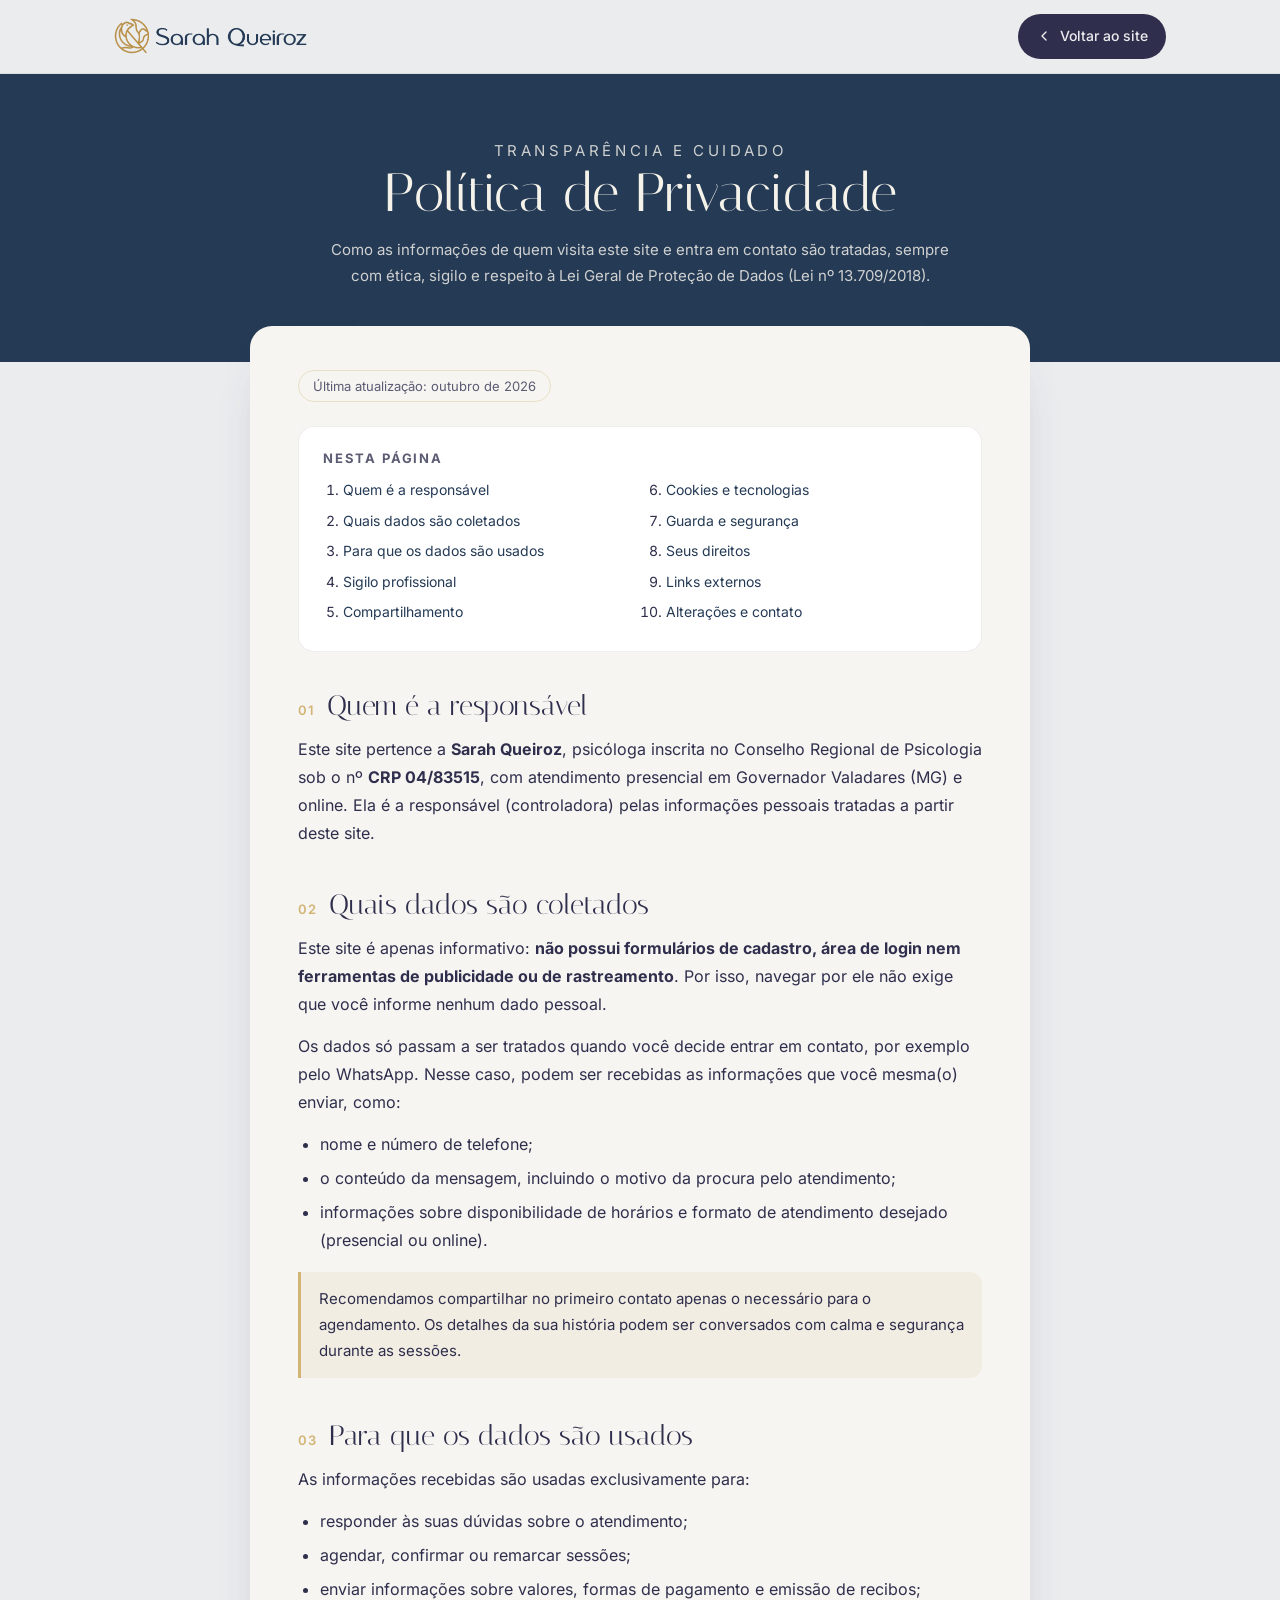
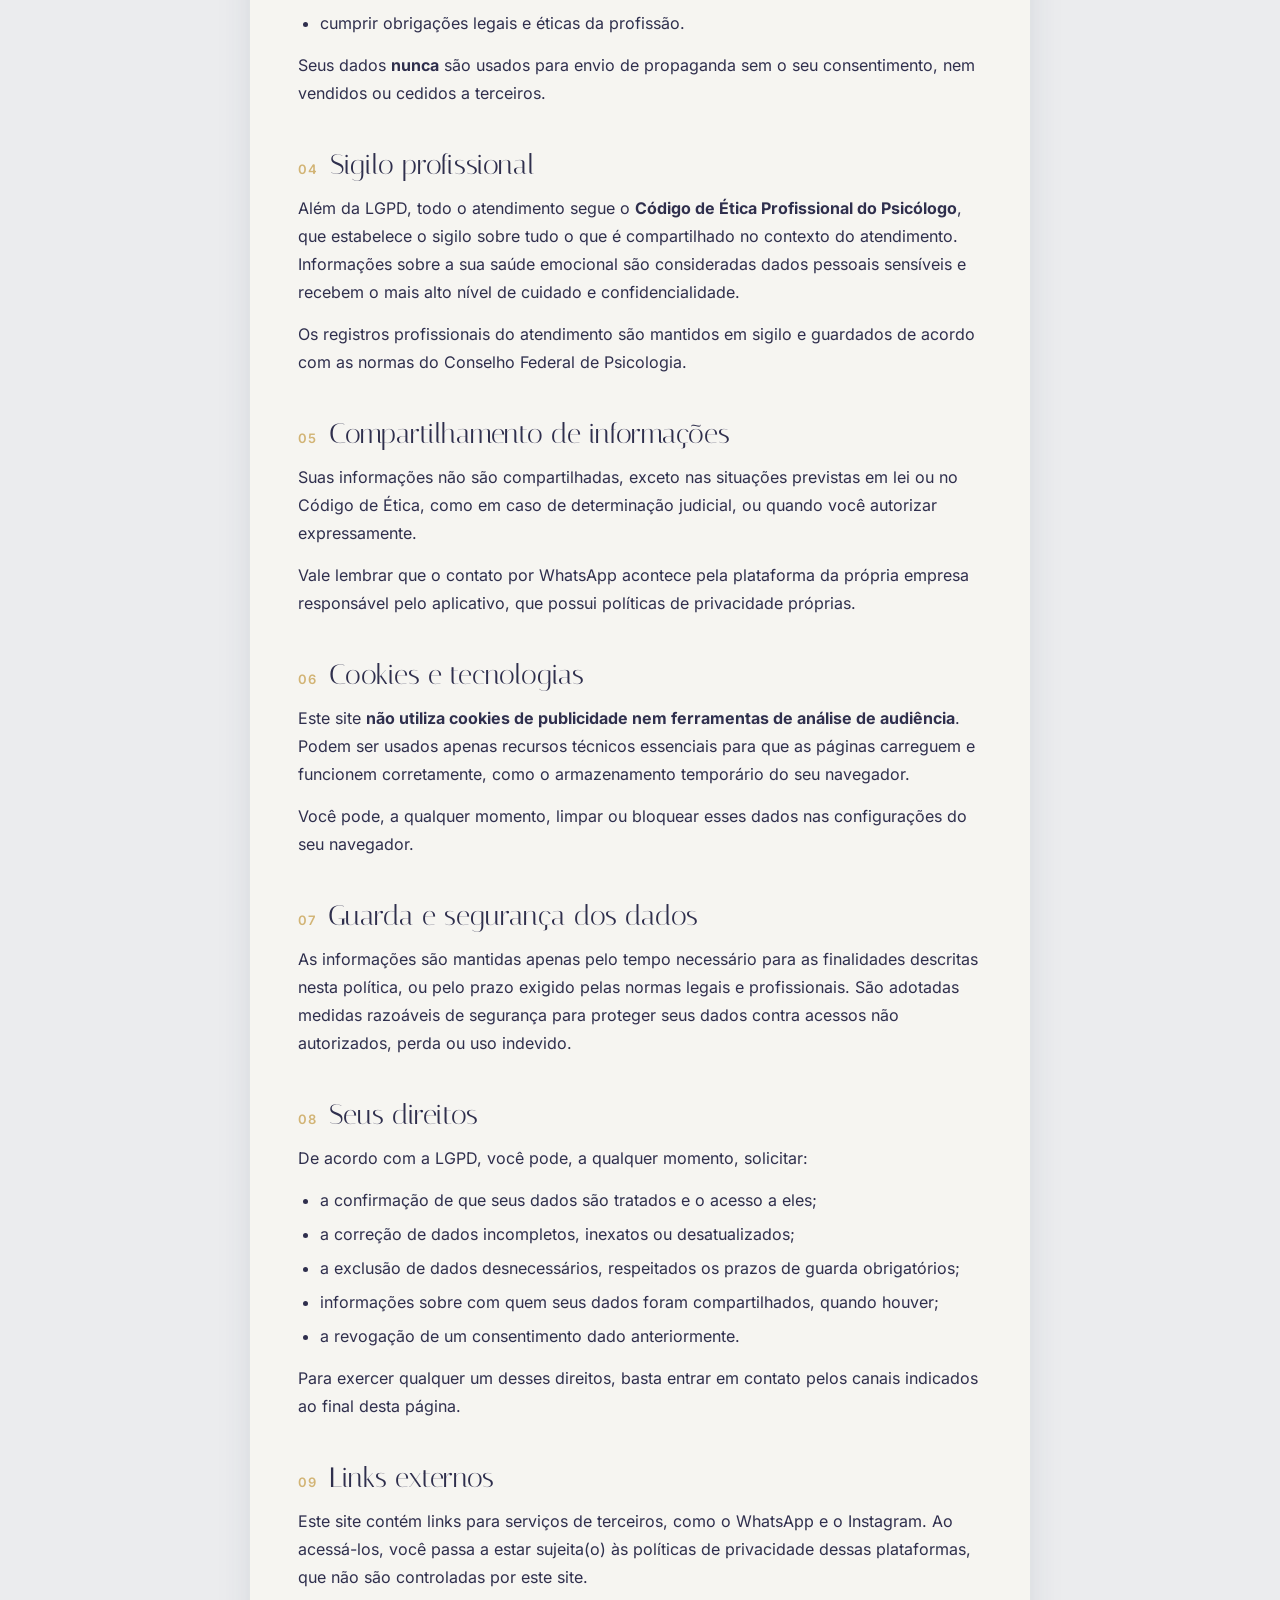
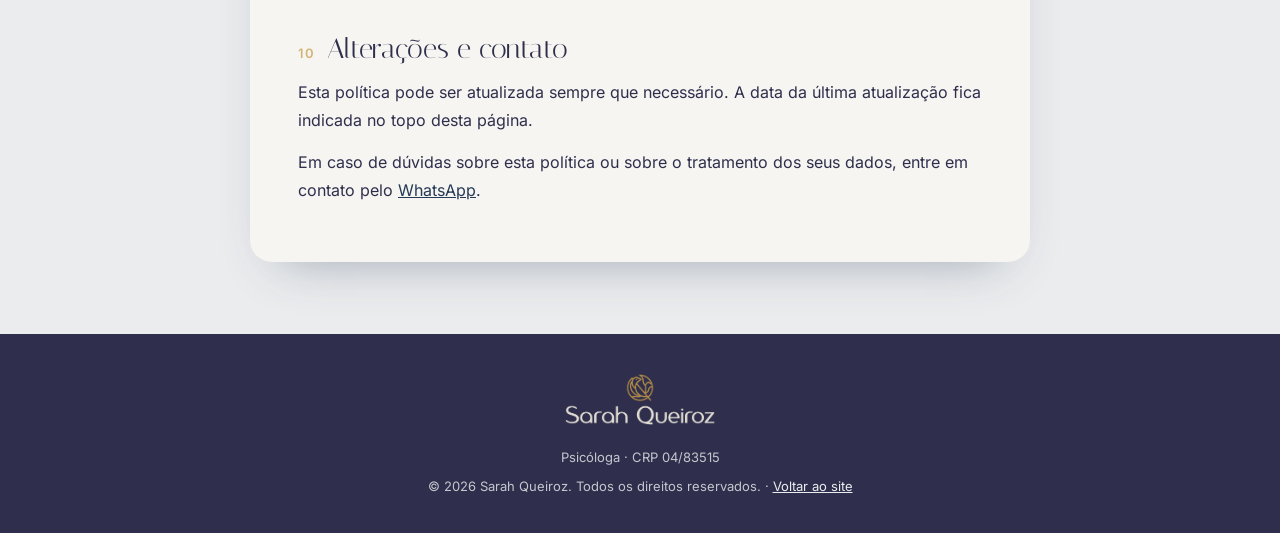
<file: politica-de-privacidade/index.html>
<!DOCTYPE html>
<html lang="pt-BR">
<head>
	<meta charset="UTF-8">
<!-- Google tag (gtag.js) -->
<script async src="https://www.googletagmanager.com/gtag/js?id=AW-18515831635"></script>
<script>
  window.dataLayer = window.dataLayer || [];
  function gtag(){dataLayer.push(arguments);}
  gtag('js', new Date());
  gtag('config', 'AW-18515831635');
</script>
<!-- Google Ads: conversão de contato pelo WhatsApp -->
<script>
  function gtag_report_conversion(url) {
    var navigated = false;

    var callback = function () {
      if (!navigated && typeof url !== 'undefined') {
        navigated = true;
        window.location.href = url;
      }
    };

    gtag('event', 'conversion', {
      'send_to': 'AW-18515831635/4KmOCNGenJ4dENPWhP1E',
      'event_callback': callback
    });

    setTimeout(callback, 1000);
    return false;
  }
  // links de WhatsApp montados por JavaScript (plugin Joinchat): o próprio plugin abre o WhatsApp
  document.addEventListener('joinchat:open', function () {
    gtag('event', 'conversion', { 'send_to': 'AW-18515831635/4KmOCNGenJ4dENPWhP1E' });
  });
</script>

	<meta name="viewport" content="width=device-width, initial-scale=1.0, viewport-fit=cover">
	<title>Política de Privacidade | Sarah Queiroz</title>
	<meta name="description" content="Política de Privacidade do site da psicóloga Sarah Queiroz, CRP 04/83515: como os dados de contato são tratados, sigilo profissional e direitos previstos na LGPD.">
	<meta name="robots" content="index, follow">
	<link rel="icon" href="../wp-content/uploads/2026/06/cropped-favicon-32x32.webp" sizes="32x32">
	<link rel="apple-touch-icon" href="../wp-content/uploads/2026/06/cropped-favicon-180x180.webp">
	<link rel="stylesheet" href="../_ext/fonts.googleapis.com/css_1c6f4f.css">
	<link rel="stylesheet" href="../_ext/fonts.googleapis.com/css_7c62d6.css">
	<style>
		:root{--navy:#2F2F4D;--navy-2:#243A55;--gold:#D2B475;--gold-line:rgba(210,180,117,.35);--bg:#EBECEE;--card:#F6F5F1;--text:#2F2F4D;--muted:#5B5B73;}
		*{box-sizing:border-box;}
		html{scroll-behavior:smooth;}
		body{margin:0;background:var(--bg);color:var(--text);font-family:Inter,system-ui,sans-serif;font-size:16px;line-height:1.75;-webkit-font-smoothing:antialiased;}
		a{color:var(--navy-2);}
		.top{position:sticky;top:0;z-index:10;background:rgba(235,236,238,.92);backdrop-filter:blur(8px);border-bottom:1px solid rgba(47,47,77,.08);}
		.top__in{max-width:1100px;margin:0 auto;padding:14px 24px;display:flex;align-items:center;justify-content:space-between;gap:16px;}
		.top__logo img{height:40px;width:auto;display:block;}
		.top__back{display:inline-flex;align-items:center;gap:8px;padding:10px 18px;border-radius:999px;background:var(--navy);color:#EBECEE;text-decoration:none;font-size:14px;font-weight:500;white-space:nowrap;}
		.top__back:hover{background:var(--navy-2);}
		.top__back svg{width:16px;height:16px;fill:none;stroke:currentColor;stroke-width:2;stroke-linecap:round;stroke-linejoin:round;}
		.hero{background:var(--navy-2);color:#F5F2EA;text-align:center;padding:64px 24px 72px;}
		.hero__eyebrow{font-size:12px;letter-spacing:.24em;text-transform:uppercase;color:var(--gold);margin:0 0 14px;}
		.hero h1{font-family:Italiana,Georgia,serif;font-weight:400;font-size:clamp(34px,6vw,54px);line-height:1.1;margin:0 0 14px;}
		.hero p{margin:0 auto;max-width:620px;color:rgba(245,242,234,.82);font-size:15px;}
		.wrap{max-width:820px;margin:-36px auto 0;padding:0 20px 72px;position:relative;}
		.card{background:var(--card);border-radius:22px;box-shadow:0 24px 50px -30px rgba(36,58,85,.45);padding:44px 48px;}
		.updated{display:inline-block;font-size:13px;color:var(--muted);border:1px solid var(--gold-line);border-radius:999px;padding:4px 14px;margin-bottom:24px;}
		.toc{background:#fff;border:1px solid rgba(47,47,77,.08);border-radius:16px;padding:20px 24px;margin:0 0 36px;}
		.toc strong{display:block;font-size:13px;letter-spacing:.14em;text-transform:uppercase;color:var(--muted);margin-bottom:8px;}
		.toc ol{margin:0;padding-left:20px;columns:2;column-gap:32px;font-size:14px;}
		.toc a{text-decoration:none;}
		.toc a:hover{text-decoration:underline;}
		section{scroll-margin-top:90px;}
		h2{font-family:Italiana,Georgia,serif;font-weight:400;font-size:28px;line-height:1.25;margin:40px 0 12px;color:var(--navy);display:flex;gap:12px;align-items:baseline;}
		h2 span{font-family:Inter,sans-serif;font-size:13px;font-weight:600;color:var(--gold);letter-spacing:.08em;}
		section:first-of-type h2{margin-top:0;}
		p{margin:0 0 14px;}
		ul{margin:0 0 14px;padding-left:22px;}
		li{margin-bottom:6px;}
		.note{background:rgba(210,180,117,.12);border-left:3px solid var(--gold);border-radius:0 12px 12px 0;padding:14px 18px;margin:18px 0;font-size:15px;}
		.footer{background:var(--navy);color:rgba(235,236,238,.8);text-align:center;padding:40px 24px 30px;font-size:13px;}
		.footer img{width:150px;height:auto;margin-bottom:14px;}
		.footer p{margin:0 0 6px;}
		.footer a{color:#EBECEE;}
		@media (max-width:767px){
			.top__in{padding:12px 16px;}
			.top__logo img{height:32px;}
			.top__back{padding:9px 14px;font-size:13px;}
			.hero{padding:48px 20px 64px;}
			.wrap{padding:0 14px 56px;}
			.card{padding:30px 22px;border-radius:18px;}
			.toc ol{columns:1;}
			h2{font-size:24px;}
			body{font-size:15px;}
		}
	</style>
</head>
<body>
	<header class="top">
		<div class="top__in">
			<a class="top__logo" href="../" aria-label="Sarah Queiroz - página inicial"><img src="../wp-content/uploads/2026/06/Untitled-design-5-768x159.png" alt="Sarah Queiroz" width="768" height="159"></a>
			<a class="top__back" href="../"><svg viewBox="0 0 24 24" aria-hidden="true"><path d="M15 18l-6-6 6-6"/></svg>Voltar ao site</a>
		</div>
	</header>

	<div class="hero">
		<p class="hero__eyebrow">Transparência e cuidado</p>
		<h1>Política de Privacidade</h1>
		<p>Como as informações de quem visita este site e entra em contato são tratadas, sempre com ética, sigilo e respeito à Lei Geral de Proteção de Dados (Lei nº 13.709/2018).</p>
	</div>

	<main class="wrap">
		<article class="card">
			<span class="updated">Última atualização: outubro de 2026</span>

			<nav class="toc" aria-label="Sumário">
				<strong>Nesta página</strong>
				<ol>
					<li><a href="#quem">Quem é a responsável</a></li>
					<li><a href="#dados">Quais dados são coletados</a></li>
					<li><a href="#uso">Para que os dados são usados</a></li>
					<li><a href="#sigilo">Sigilo profissional</a></li>
					<li><a href="#compartilhamento">Compartilhamento</a></li>
					<li><a href="#cookies">Cookies e tecnologias</a></li>
					<li><a href="#guarda">Guarda e segurança</a></li>
					<li><a href="#direitos">Seus direitos</a></li>
					<li><a href="#links">Links externos</a></li>
					<li><a href="#alteracoes">Alterações e contato</a></li>
				</ol>
			</nav>

			<section id="quem">
				<h2><span>01</span>Quem é a responsável</h2>
				<p>Este site pertence a <strong>Sarah Queiroz</strong>, psicóloga inscrita no Conselho Regional de Psicologia sob o nº <strong>CRP 04/83515</strong>, com atendimento presencial em Governador Valadares (MG) e online. Ela é a responsável (controladora) pelas informações pessoais tratadas a partir deste site.</p>
			</section>

			<section id="dados">
				<h2><span>02</span>Quais dados são coletados</h2>
				<p>Este site é apenas informativo: <strong>não possui formulários de cadastro, área de login nem ferramentas de publicidade ou de rastreamento</strong>. Por isso, navegar por ele não exige que você informe nenhum dado pessoal.</p>
				<p>Os dados só passam a ser tratados quando você decide entrar em contato, por exemplo pelo WhatsApp. Nesse caso, podem ser recebidas as informações que você mesma(o) enviar, como:</p>
				<ul>
					<li>nome e número de telefone;</li>
					<li>o conteúdo da mensagem, incluindo o motivo da procura pelo atendimento;</li>
					<li>informações sobre disponibilidade de horários e formato de atendimento desejado (presencial ou online).</li>
				</ul>
				<div class="note">Recomendamos compartilhar no primeiro contato apenas o necessário para o agendamento. Os detalhes da sua história podem ser conversados com calma e segurança durante as sessões.</div>
			</section>

			<section id="uso">
				<h2><span>03</span>Para que os dados são usados</h2>
				<p>As informações recebidas são usadas exclusivamente para:</p>
				<ul>
					<li>responder às suas dúvidas sobre o atendimento;</li>
					<li>agendar, confirmar ou remarcar sessões;</li>
					<li>enviar informações sobre valores, formas de pagamento e emissão de recibos;</li>
					<li>cumprir obrigações legais e éticas da profissão.</li>
				</ul>
				<p>Seus dados <strong>nunca</strong> são usados para envio de propaganda sem o seu consentimento, nem vendidos ou cedidos a terceiros.</p>
			</section>

			<section id="sigilo">
				<h2><span>04</span>Sigilo profissional</h2>
				<p>Além da LGPD, todo o atendimento segue o <strong>Código de Ética Profissional do Psicólogo</strong>, que estabelece o sigilo sobre tudo o que é compartilhado no contexto do atendimento. Informações sobre a sua saúde emocional são consideradas dados pessoais sensíveis e recebem o mais alto nível de cuidado e confidencialidade.</p>
				<p>Os registros profissionais do atendimento são mantidos em sigilo e guardados de acordo com as normas do Conselho Federal de Psicologia.</p>
			</section>

			<section id="compartilhamento">
				<h2><span>05</span>Compartilhamento de informações</h2>
				<p>Suas informações não são compartilhadas, exceto nas situações previstas em lei ou no Código de Ética, como em caso de determinação judicial, ou quando você autorizar expressamente.</p>
				<p>Vale lembrar que o contato por WhatsApp acontece pela plataforma da própria empresa responsável pelo aplicativo, que possui políticas de privacidade próprias.</p>
			</section>

			<section id="cookies">
				<h2><span>06</span>Cookies e tecnologias</h2>
				<p>Este site <strong>não utiliza cookies de publicidade nem ferramentas de análise de audiência</strong>. Podem ser usados apenas recursos técnicos essenciais para que as páginas carreguem e funcionem corretamente, como o armazenamento temporário do seu navegador.</p>
				<p>Você pode, a qualquer momento, limpar ou bloquear esses dados nas configurações do seu navegador.</p>
			</section>

			<section id="guarda">
				<h2><span>07</span>Guarda e segurança dos dados</h2>
				<p>As informações são mantidas apenas pelo tempo necessário para as finalidades descritas nesta política, ou pelo prazo exigido pelas normas legais e profissionais. São adotadas medidas razoáveis de segurança para proteger seus dados contra acessos não autorizados, perda ou uso indevido.</p>
			</section>

			<section id="direitos">
				<h2><span>08</span>Seus direitos</h2>
				<p>De acordo com a LGPD, você pode, a qualquer momento, solicitar:</p>
				<ul>
					<li>a confirmação de que seus dados são tratados e o acesso a eles;</li>
					<li>a correção de dados incompletos, inexatos ou desatualizados;</li>
					<li>a exclusão de dados desnecessários, respeitados os prazos de guarda obrigatórios;</li>
					<li>informações sobre com quem seus dados foram compartilhados, quando houver;</li>
					<li>a revogação de um consentimento dado anteriormente.</li>
				</ul>
				<p>Para exercer qualquer um desses direitos, basta entrar em contato pelos canais indicados ao final desta página.</p>
			</section>

			<section id="links">
				<h2><span>09</span>Links externos</h2>
				<p>Este site contém links para serviços de terceiros, como o WhatsApp e o Instagram. Ao acessá-los, você passa a estar sujeita(o) às políticas de privacidade dessas plataformas, que não são controladas por este site.</p>
			</section>

			<section id="alteracoes">
				<h2><span>10</span>Alterações e contato</h2>
				<p>Esta política pode ser atualizada sempre que necessário. A data da última atualização fica indicada no topo desta página.</p>
				<p>Em caso de dúvidas sobre esta política ou sobre o tratamento dos seus dados, entre em contato pelo <a href="https://wa.me/553397310123?text=Ol%C3%A1%2C%20Sarah%2C%20tenho%20uma%20d%C3%BAvida%20sobre%20a%20Pol%C3%ADtica%20de%20Privacidade" target="_blank" rel="noopener" onclick="return gtag_report_conversion(this.href);">WhatsApp</a>.</p>
			</section>
		</article>
	</main>

	<footer class="footer">
		<img src="../wp-content/uploads/2026/06/sarah-logo-footer.png" alt="Sarah Queiroz" width="1400" height="473" loading="lazy">
		<p>Psicóloga · CRP 04/83515</p>
		<p>© 2026 Sarah Queiroz. Todos os direitos reservados. · <a href="../">Voltar ao site</a></p>
	</footer>
</body>
</html>
</file>
<file: wp-content/themes/hello-elementor/assets/css/theme_3ccdc6.css>
.comments-area a,.page-content a{text-decoration:underline}.alignright{float:right;margin-left:1rem}.alignleft{float:left;margin-right:1rem}.aligncenter{clear:both;display:block;margin-inline:auto}.alignwide{margin-inline:-80px}.alignfull{margin-inline:calc(50% - 50vw);max-width:100vw}.alignfull,.alignfull img{width:100vw}.wp-caption{margin-block-end:1.25rem;max-width:100%}.wp-caption.alignleft{margin:5px 20px 20px 0}.wp-caption.alignright{margin:5px 0 20px 20px}.wp-caption img{display:block;margin-inline:auto}.wp-caption-text{margin:0}.gallery-caption{display:block;font-size:.8125rem;line-height:1.5;margin:0;padding:.75rem}.pagination{display:flex;justify-content:space-between;margin:20px auto}.sticky{display:block;position:relative}.bypostauthor{font-size:inherit}.hide{display:none!important}.post-password-form{margin:50px auto;max-width:500px}.post-password-form p{align-items:flex-end;display:flex;width:100%}.post-password-form [type=submit]{margin-inline-start:3px}.screen-reader-text{clip:rect(1px,1px,1px,1px);height:1px;overflow:hidden;position:absolute!important;width:1px;word-wrap:normal!important}.screen-reader-text:focus{background-color:#eee;clip:auto!important;clip-path:none;color:#333;display:block;font-size:1rem;height:auto;left:5px;line-height:normal;padding:12px 24px;text-decoration:none;top:5px;width:auto;z-index:100000}.post .entry-title a{text-decoration:none}.post .wp-post-image{max-height:500px;-o-object-fit:cover;object-fit:cover;width:100%}@media(max-width:991px){.post .wp-post-image{max-height:400px}}@media(max-width:575px){.post .wp-post-image{max-height:300px}}#comments .comment-list{font-size:.9em;list-style:none;margin:0;padding:0}#comments .comment,#comments .pingback{position:relative}#comments .comment .comment-body,#comments .pingback .comment-body{border-block-end:1px solid #ccc;display:flex;flex-direction:column;padding-block-end:30px;padding-block-start:30px;padding-inline-end:0;padding-inline-start:60px}#comments .comment .avatar,#comments .pingback .avatar{border-radius:50%;left:0;margin-inline-end:10px;position:absolute}body.rtl #comments .comment .avatar,body.rtl #comments .pingback .avatar,html[dir=rtl] #comments .comment .avatar,html[dir=rtl] #comments .pingback .avatar{left:auto;right:0}#comments .comment-meta{display:flex;justify-content:space-between;margin-block-end:.9rem}#comments .comment-metadata,#comments .reply{font-size:11px;line-height:1}#comments .children{list-style:none;margin:0;padding-inline-start:30px;position:relative}#comments .children li:last-child{padding-block-end:0}#comments ol.comment-list .children:before{content:"↪";display:inline-block;font-size:1em;font-weight:400;left:0;line-height:100%;position:absolute;top:45px;width:auto}body.rtl #comments ol.comment-list .children:before,html[dir=rtl] #comments ol.comment-list .children:before{content:"↩";left:auto;right:0}@media(min-width:768px){#comments .comment-author,#comments .comment-metadata{line-height:1}}@media(max-width:767px){#comments .comment .comment-body{padding:30px 0}#comments .children{padding-inline-start:20px}#comments .comment .avatar{float:left;position:inherit}body.rtl #comments .comment .avatar,html[dir=rtl] #comments .comment .avatar{float:right}}.page-header .entry-title,.site-footer .footer-inner,.site-footer:not(.dynamic-footer),.site-header .header-inner,.site-header:not(.dynamic-header),body:not([class*=elementor-page-]) .site-main{margin-inline-end:auto;margin-inline-start:auto;width:100%}@media(max-width:575px){.page-header .entry-title,.site-footer .footer-inner,.site-footer:not(.dynamic-footer),.site-header .header-inner,.site-header:not(.dynamic-header),body:not([class*=elementor-page-]) .site-main{padding-inline-end:10px;padding-inline-start:10px}}@media(min-width:576px){.page-header .entry-title,.site-footer .footer-inner,.site-footer:not(.dynamic-footer),.site-header .header-inner,.site-header:not(.dynamic-header),body:not([class*=elementor-page-]) .site-main{max-width:500px}.site-footer.footer-full-width .footer-inner,.site-header.header-full-width .header-inner{max-width:100%}}@media(min-width:768px){.page-header .entry-title,.site-footer .footer-inner,.site-footer:not(.dynamic-footer),.site-header .header-inner,.site-header:not(.dynamic-header),body:not([class*=elementor-page-]) .site-main{max-width:600px}.site-footer.footer-full-width,.site-header.header-full-width{max-width:100%}}@media(min-width:992px){.page-header .entry-title,.site-footer .footer-inner,.site-footer:not(.dynamic-footer),.site-header .header-inner,.site-header:not(.dynamic-header),body:not([class*=elementor-page-]) .site-main{max-width:800px}.site-footer.footer-full-width,.site-header.header-full-width{max-width:100%}}@media(min-width:1200px){.page-header .entry-title,.site-footer .footer-inner,.site-footer:not(.dynamic-footer),.site-header .header-inner,.site-header:not(.dynamic-header),body:not([class*=elementor-page-]) .site-main{max-width:1140px}.site-footer.footer-full-width,.site-header.header-full-width{max-width:100%}}.site-header+.elementor{min-height:calc(100vh - 320px)}
</file>
<file: wp-content/themes/hello-elementor/assets/css/header-footer_3ccdc6.css>
.site-header{display:flex;flex-wrap:wrap;justify-content:space-between;padding-block-end:1rem;padding-block-start:1rem;position:relative}.site-header .site-title{font-size:2.5rem;font-weight:500;line-height:1.2}.site-header .site-branding{display:flex;flex-direction:column;gap:.5rem;justify-content:center}.site-header .header-inner{display:flex;flex-wrap:wrap;justify-content:space-between}.site-header .header-inner .custom-logo-link{display:block}.site-header .header-inner .site-branding .site-description,.site-header .header-inner .site-branding .site-title{margin:0}.site-header .header-inner .site-branding .site-logo img{display:block}.site-header .header-inner .site-branding.show-logo .site-title,.site-header .header-inner .site-branding.show-title .site-logo{display:none!important}.site-header.header-inverted .header-inner{flex-direction:row-reverse}.site-header.header-inverted .header-inner .site-branding{text-align:end}.site-header.header-stacked .header-inner{align-items:center;flex-direction:column;text-align:center}.site-footer{padding-block-end:1rem;padding-block-start:1rem;position:relative}.site-footer .site-title{font-size:1.5rem;font-weight:500;line-height:1.2}.site-footer .site-branding{display:flex;flex-direction:column;gap:.5rem;justify-content:center}.site-footer .footer-inner{display:flex;flex-wrap:wrap;justify-content:space-between}.site-footer .footer-inner .custom-logo-link{display:block}.site-footer .footer-inner .site-branding .site-description,.site-footer .footer-inner .site-branding .site-title{margin:0}.site-footer .footer-inner .site-branding .site-logo img{display:block}.site-footer .footer-inner .site-branding.show-logo .site-title,.site-footer .footer-inner .site-branding.show-title .site-logo{display:none!important}.site-footer .footer-inner .copyright{align-items:center;display:flex;justify-content:flex-end}.site-footer .footer-inner .copyright p{margin:0}.site-footer.footer-inverted .footer-inner{flex-direction:row-reverse}.site-footer.footer-inverted .footer-inner .site-branding{text-align:end}.site-footer.footer-stacked .footer-inner{align-items:center;flex-direction:column;text-align:center}.site-footer.footer-stacked .footer-inner .site-branding .site-title{text-align:center}.site-footer.footer-stacked .footer-inner .site-navigation .menu{padding:0}@media(max-width:576px){.site-footer:not(.footer-stacked) .footer-inner .copyright,.site-footer:not(.footer-stacked) .footer-inner .site-branding,.site-footer:not(.footer-stacked) .footer-inner .site-navigation{display:block;max-width:none;text-align:center;width:100%}.site-footer .footer-inner .site-navigation ul.menu{justify-content:center}.site-footer .footer-inner .site-navigation ul.menu li{display:inline-block}}.site-header.header-stacked .site-navigation-toggle-holder{justify-content:center;max-width:100%}.site-header.menu-layout-dropdown .site-navigation{display:none}.site-navigation-toggle-holder{align-items:center;display:flex;padding:8px 15px}.site-navigation-toggle-holder .site-navigation-toggle{align-items:center;background-color:rgba(0,0,0,.05);border:0 solid;border-radius:3px;color:#494c4f;cursor:pointer;display:flex;justify-content:center;padding:.5rem}.site-navigation-toggle-holder .site-navigation-toggle-icon{display:block;width:1.25rem}.site-navigation-toggle-holder .site-navigation-toggle-icon:after,.site-navigation-toggle-holder .site-navigation-toggle-icon:before{background-color:currentColor;border-radius:3px;content:"";display:block;height:3px;transition:all .2s ease-in-out}.site-navigation-toggle-holder .site-navigation-toggle-icon:before{box-shadow:0 .35rem 0 currentColor;margin-block-end:.5rem}.site-navigation-toggle-holder .site-navigation-toggle[aria-expanded=true] .site-navigation-toggle-icon:before{box-shadow:none;transform:translateY(.35rem) rotate(45deg)}.site-navigation-toggle-holder .site-navigation-toggle[aria-expanded=true] .site-navigation-toggle-icon:after{transform:translateY(-.35rem) rotate(-45deg)}.site-navigation{align-items:center;display:flex}.site-navigation ul.menu,.site-navigation ul.menu ul{list-style-type:none;padding:0}.site-navigation ul.menu{display:flex;flex-wrap:wrap}.site-navigation ul.menu li{display:flex;position:relative}.site-navigation ul.menu li a{display:block;padding:8px 15px}.site-navigation ul.menu li.menu-item-has-children{padding-inline-end:15px}.site-navigation ul.menu li.menu-item-has-children:after{align-items:center;color:#666;content:"▾";display:flex;font-size:1.5em;justify-content:center;text-decoration:none}.site-navigation ul.menu li.menu-item-has-children:focus-within>ul{display:block}.site-navigation ul.menu li ul{background:#fff;display:none;left:0;min-width:150px;position:absolute;top:100%;z-index:2}.site-navigation ul.menu li ul li{border-block-end:1px solid #eee}.site-navigation ul.menu li ul li:last-child{border-block-end:none}.site-navigation ul.menu li ul li.menu-item-has-children a{flex-grow:1}.site-navigation ul.menu li ul li.menu-item-has-children:after{transform:translateY(-50%) rotate(-90deg)}.site-navigation ul.menu li ul ul{left:100%;top:0}.site-navigation ul.menu li:hover>ul{display:block}footer .site-navigation ul.menu li ul{bottom:100%;top:auto}footer .site-navigation ul.menu li ul ul{bottom:0}footer .site-navigation ul.menu a{padding:5px 15px}.site-navigation-dropdown{bottom:0;left:0;margin-block-start:10px;position:absolute;transform-origin:top;transition:max-height .3s,transform .3s;width:100%;z-index:10000}.site-navigation-toggle-holder:not(.elementor-active)+.site-navigation-dropdown{max-height:0;transform:scaleY(0)}.site-navigation-toggle-holder.elementor-active+.site-navigation-dropdown{max-height:100vh;transform:scaleY(1)}.site-navigation-dropdown ul{padding:0}.site-navigation-dropdown ul.menu{background:#fff;margin:0;padding:0;position:absolute;width:100%}.site-navigation-dropdown ul.menu li{display:block;position:relative;width:100%}.site-navigation-dropdown ul.menu li a{background:#fff;box-shadow:inset 0 -1px 0 rgba(0,0,0,.102);color:#55595c;display:block;padding:20px}.site-navigation-dropdown ul.menu li.current-menu-item a{background:#55595c;color:#fff}.site-navigation-dropdown ul.menu>li li{max-height:0;transform:scaleY(0);transform-origin:top;transition:max-height .3s,transform .3s}.site-navigation-dropdown ul.menu li.elementor-active>ul>li{max-height:100vh;transform:scaleY(1)}@media(max-width:576px){.site-header.menu-dropdown-mobile:not(.menu-layout-dropdown) .site-navigation{display:none!important}}@media(min-width:768px){.site-header.menu-dropdown-mobile:not(.menu-layout-dropdown) .site-navigation-toggle-holder{display:none!important}}@media(min-width:576px)and (max-width:767px){.site-header.menu-dropdown-mobile:not(.menu-layout-dropdown) .site-navigation{display:none!important}}@media(min-width:992px){.site-header.menu-dropdown-tablet:not(.menu-layout-dropdown) .site-navigation-toggle-holder{display:none!important}}@media(max-width:992px){.site-header.menu-dropdown-tablet:not(.menu-layout-dropdown) .site-navigation{display:none!important}}.site-header.menu-dropdown-none:not(.menu-layout-dropdown) .site-navigation-toggle-holder{display:none!important}
</file>
<file: wp-content/plugins/elementor/assets/css/frontend.min_79e619.css>
:root{--direction-multiplier:1}body.rtl,html[dir=rtl]{--direction-multiplier:-1}.elementor-hidden{display:none}.elementor-visibility-hidden{visibility:hidden}.elementor-screen-only,.screen-reader-text,.screen-reader-text span,.ui-helper-hidden-accessible{height:1px;margin:-1px;overflow:hidden;padding:0;position:absolute;top:-10000em;width:1px;clip:rect(0,0,0,0);border:0}.elementor-clearfix:after{clear:both;content:"";display:block;height:0;width:0}.e-logo-wrapper{display:inline-block;line-height:1}.e-logo-wrapper i{color:var(--e-a-color-circle-logo);font-size:2.5em}.elementor *,.elementor :after,.elementor :before{box-sizing:border-box}.elementor a{box-shadow:none;text-decoration:none}.elementor hr{background-color:transparent;margin:0}.elementor img{border:none;border-radius:0;box-shadow:none;height:auto;max-width:100%}.elementor .elementor-widget:not(.elementor-widget-text-editor):not(.elementor-widget-theme-post-content) figure{margin:0}.elementor embed,.elementor iframe,.elementor object,.elementor video{border:none;line-height:1;margin:0;max-width:100%;width:100%}.elementor .elementor-background,.elementor .elementor-background-holder,.elementor .elementor-background-video-container{direction:ltr;inset:0;overflow:hidden;position:absolute;z-index:0}.elementor .elementor-background-video-container{pointer-events:none;transition:opacity 1s}.elementor .elementor-background-video-container.elementor-loading{opacity:0}.elementor .elementor-background-video,.elementor .elementor-background-video-embed{max-width:none}.elementor .elementor-background-video,.elementor .elementor-background-video-embed,.elementor .elementor-background-video-hosted{inset-block-start:50%;inset-inline-start:50%;position:absolute;transform:translate(-50%,-50%)}.elementor .elementor-background-video-hosted{-o-object-fit:cover;object-fit:cover}.elementor .elementor-background-overlay{inset:0;position:absolute}.elementor .elementor-background-slideshow{inset:0;position:absolute;z-index:0}.elementor .elementor-background-slideshow__slide__image{background-position:50%;background-size:cover;height:100%;width:100%}.e-con-inner>.elementor-element.elementor-absolute,.e-con>.elementor-element.elementor-absolute,.elementor-widget-wrap>.elementor-element.elementor-absolute{position:absolute}.e-con-inner>.elementor-element.elementor-fixed,.e-con>.elementor-element.elementor-fixed,.elementor-widget-wrap>.elementor-element.elementor-fixed{position:fixed}.elementor-widget-wrap .elementor-element.elementor-widget__width-auto,.elementor-widget-wrap .elementor-element.elementor-widget__width-initial{max-width:100%}@media (max-width:1024px){.elementor-widget-wrap .elementor-element.elementor-widget-tablet__width-auto,.elementor-widget-wrap .elementor-element.elementor-widget-tablet__width-initial{max-width:100%}}@media (max-width:767px){.elementor-widget-wrap .elementor-element.elementor-widget-mobile__width-auto,.elementor-widget-wrap .elementor-element.elementor-widget-mobile__width-initial{max-width:100%}}.elementor-element.elementor-absolute,.elementor-element.elementor-fixed{z-index:1}.elementor-element{--flex-direction:initial;--flex-wrap:initial;--justify-content:initial;--align-items:initial;--align-content:initial;--gap:initial;--flex-basis:initial;--flex-grow:initial;--flex-shrink:initial;--order:initial;--align-self:initial;align-self:var(--align-self);flex-basis:var(--flex-basis);flex-grow:var(--flex-grow);flex-shrink:var(--flex-shrink);order:var(--order)}.elementor-element:where(.e-con-full,.elementor-widget){align-content:var(--align-content);align-items:var(--align-items);flex-direction:var(--flex-direction);flex-wrap:var(--flex-wrap);gap:var(--row-gap) var(--column-gap);justify-content:var(--justify-content)}.elementor-invisible{visibility:hidden}.elementor-custom-embed-play{inset-block-start:50%;inset-inline-start:50%;position:absolute;transform:translate(calc(-50% * var(--direction-multiplier)),-50%)}.elementor-custom-embed-play i{color:#fff;font-size:100px;text-shadow:1px 0 6px rgba(0,0,0,.3)}.elementor-custom-embed-play svg{fill:#fff;filter:drop-shadow(1px 0 6px rgba(0,0,0,.3));height:100px;width:100px}.elementor-custom-embed-play i,.elementor-custom-embed-play svg{opacity:.8;transition:all .5s}.elementor-custom-embed-play.elementor-playing i{font-family:eicons}.elementor-custom-embed-play.elementor-playing i:before{content:"\e8fb"}.elementor-custom-embed-play.elementor-playing i,.elementor-custom-embed-play.elementor-playing svg{animation:eicon-spin 2s linear infinite}.elementor-tag{display:inline-flex}.elementor-ken-burns{transition-duration:10s;transition-property:transform;transition-timing-function:linear}.elementor-ken-burns--out{transform:scale(1.3)}.elementor-ken-burns--active{transition-duration:20s}.elementor-ken-burns--active.elementor-ken-burns--out{transform:scale(1)}.elementor-ken-burns--active.elementor-ken-burns--in{transform:scale(1.3)}.elementor-align-center{text-align:center}.elementor-align-right{text-align:right}.elementor-align-left{text-align:left}.elementor-align-center .elementor-button,.elementor-align-left .elementor-button,.elementor-align-right .elementor-button{width:auto}.elementor-align-justify .elementor-button{width:100%}@media (min-width:-1){.elementor-widescreen-align-center{text-align:center}.elementor-widescreen-align-right{text-align:right}.elementor-widescreen-align-left{text-align:left}.elementor-widescreen-align-center .elementor-button,.elementor-widescreen-align-left .elementor-button,.elementor-widescreen-align-right .elementor-button{width:auto}.elementor-widescreen-align-justify .elementor-button{width:100%}}@media (max-width:-1){.elementor-laptop-align-center{text-align:center}.elementor-laptop-align-right{text-align:right}.elementor-laptop-align-left{text-align:left}.elementor-laptop-align-center .elementor-button,.elementor-laptop-align-left .elementor-button,.elementor-laptop-align-right .elementor-button{width:auto}.elementor-laptop-align-justify .elementor-button{width:100%}.elementor-tablet_extra-align-center{text-align:center}.elementor-tablet_extra-align-right{text-align:right}.elementor-tablet_extra-align-left{text-align:left}.elementor-tablet_extra-align-center .elementor-button,.elementor-tablet_extra-align-left .elementor-button,.elementor-tablet_extra-align-right .elementor-button{width:auto}.elementor-tablet_extra-align-justify .elementor-button{width:100%}}@media (max-width:1024px){.elementor-tablet-align-center{text-align:center}.elementor-tablet-align-right{text-align:right}.elementor-tablet-align-left{text-align:left}.elementor-tablet-align-center .elementor-button,.elementor-tablet-align-left .elementor-button,.elementor-tablet-align-right .elementor-button{width:auto}.elementor-tablet-align-justify .elementor-button{width:100%}}@media (max-width:-1){.elementor-mobile_extra-align-center{text-align:center}.elementor-mobile_extra-align-right{text-align:right}.elementor-mobile_extra-align-left{text-align:left}.elementor-mobile_extra-align-center .elementor-button,.elementor-mobile_extra-align-left .elementor-button,.elementor-mobile_extra-align-right .elementor-button{width:auto}.elementor-mobile_extra-align-justify .elementor-button{width:100%}}@media (max-width:767px){.elementor-mobile-align-center{text-align:center}.elementor-mobile-align-right{text-align:right}.elementor-mobile-align-left{text-align:left}.elementor-mobile-align-center .elementor-button,.elementor-mobile-align-left .elementor-button,.elementor-mobile-align-right .elementor-button{width:auto}.elementor-mobile-align-justify .elementor-button{width:100%}}:root{--page-title-display:block}.elementor-page-title,h1.entry-title{display:var(--page-title-display)}@keyframes eicon-spin{0%{transform:rotate(0deg)}to{transform:rotate(359deg)}}.eicon-animation-spin{animation:eicon-spin 2s linear infinite}.elementor-section{position:relative}.elementor-section .elementor-container{display:flex;margin-inline:auto;position:relative}@media (max-width:1024px){.elementor-section .elementor-container{flex-wrap:wrap}}.elementor-section.elementor-section-boxed>.elementor-container{max-width:1140px}.elementor-section.elementor-section-stretched{position:relative;width:100%}.elementor-section.elementor-section-items-top>.elementor-container{align-items:flex-start}.elementor-section.elementor-section-items-middle>.elementor-container{align-items:center}.elementor-section.elementor-section-items-bottom>.elementor-container{align-items:flex-end}@media (min-width:768px){.elementor-section.elementor-section-height-full{height:100vh}.elementor-section.elementor-section-height-full>.elementor-container{height:100%}}.elementor-bc-flex-widget .elementor-section-content-top>.elementor-container>.elementor-column>.elementor-widget-wrap{align-items:flex-start}.elementor-bc-flex-widget .elementor-section-content-middle>.elementor-container>.elementor-column>.elementor-widget-wrap{align-items:center}.elementor-bc-flex-widget .elementor-section-content-bottom>.elementor-container>.elementor-column>.elementor-widget-wrap{align-items:flex-end}.elementor-widget-wrap{align-content:flex-start;flex-wrap:wrap;position:relative;width:100%}.elementor:not(.elementor-bc-flex-widget) .elementor-widget-wrap{display:flex}.elementor-widget-wrap>.elementor-element{width:100%}.elementor-widget-wrap.e-swiper-container{width:calc(100% - (var(--e-column-margin-left, 0px) + var(--e-column-margin-right, 0px)))}.elementor-widget{position:relative}.elementor-widget:not(:last-child){margin-block-end:var(--kit-widget-spacing,20px)}.elementor-widget:not(:last-child).elementor-absolute,.elementor-widget:not(:last-child).elementor-widget__width-auto,.elementor-widget:not(:last-child).elementor-widget__width-initial{margin-block-end:0}.elementor-column{display:flex;min-height:1px;position:relative}.elementor-column-gap-narrow>.elementor-column>.elementor-element-populated{padding:5px}.elementor-column-gap-default>.elementor-column>.elementor-element-populated{padding:10px}.elementor-column-gap-extended>.elementor-column>.elementor-element-populated{padding:15px}.elementor-column-gap-wide>.elementor-column>.elementor-element-populated{padding:20px}.elementor-column-gap-wider>.elementor-column>.elementor-element-populated{padding:30px}.elementor-inner-section .elementor-column-gap-no .elementor-element-populated{padding:0}@media (min-width:768px){.elementor-column.elementor-col-10,.elementor-column[data-col="10"]{width:10%}.elementor-column.elementor-col-11,.elementor-column[data-col="11"]{width:11.111%}.elementor-column.elementor-col-12,.elementor-column[data-col="12"]{width:12.5%}.elementor-column.elementor-col-14,.elementor-column[data-col="14"]{width:14.285%}.elementor-column.elementor-col-16,.elementor-column[data-col="16"]{width:16.666%}.elementor-column.elementor-col-20,.elementor-column[data-col="20"]{width:20%}.elementor-column.elementor-col-25,.elementor-column[data-col="25"]{width:25%}.elementor-column.elementor-col-30,.elementor-column[data-col="30"]{width:30%}.elementor-column.elementor-col-33,.elementor-column[data-col="33"]{width:33.333%}.elementor-column.elementor-col-40,.elementor-column[data-col="40"]{width:40%}.elementor-column.elementor-col-50,.elementor-column[data-col="50"]{width:50%}.elementor-column.elementor-col-60,.elementor-column[data-col="60"]{width:60%}.elementor-column.elementor-col-66,.elementor-column[data-col="66"]{width:66.666%}.elementor-column.elementor-col-70,.elementor-column[data-col="70"]{width:70%}.elementor-column.elementor-col-75,.elementor-column[data-col="75"]{width:75%}.elementor-column.elementor-col-80,.elementor-column[data-col="80"]{width:80%}.elementor-column.elementor-col-83,.elementor-column[data-col="83"]{width:83.333%}.elementor-column.elementor-col-90,.elementor-column[data-col="90"]{width:90%}.elementor-column.elementor-col-100,.elementor-column[data-col="100"]{width:100%}}@media (max-width:479px){.elementor-column.elementor-xs-10{width:10%}.elementor-column.elementor-xs-11{width:11.111%}.elementor-column.elementor-xs-12{width:12.5%}.elementor-column.elementor-xs-14{width:14.285%}.elementor-column.elementor-xs-16{width:16.666%}.elementor-column.elementor-xs-20{width:20%}.elementor-column.elementor-xs-25{width:25%}.elementor-column.elementor-xs-30{width:30%}.elementor-column.elementor-xs-33{width:33.333%}.elementor-column.elementor-xs-40{width:40%}.elementor-column.elementor-xs-50{width:50%}.elementor-column.elementor-xs-60{width:60%}.elementor-column.elementor-xs-66{width:66.666%}.elementor-column.elementor-xs-70{width:70%}.elementor-column.elementor-xs-75{width:75%}.elementor-column.elementor-xs-80{width:80%}.elementor-column.elementor-xs-83{width:83.333%}.elementor-column.elementor-xs-90{width:90%}.elementor-column.elementor-xs-100{width:100%}}@media (max-width:767px){.elementor-column.elementor-sm-10{width:10%}.elementor-column.elementor-sm-11{width:11.111%}.elementor-column.elementor-sm-12{width:12.5%}.elementor-column.elementor-sm-14{width:14.285%}.elementor-column.elementor-sm-16{width:16.666%}.elementor-column.elementor-sm-20{width:20%}.elementor-column.elementor-sm-25{width:25%}.elementor-column.elementor-sm-30{width:30%}.elementor-column.elementor-sm-33{width:33.333%}.elementor-column.elementor-sm-40{width:40%}.elementor-column.elementor-sm-50{width:50%}.elementor-column.elementor-sm-60{width:60%}.elementor-column.elementor-sm-66{width:66.666%}.elementor-column.elementor-sm-70{width:70%}.elementor-column.elementor-sm-75{width:75%}.elementor-column.elementor-sm-80{width:80%}.elementor-column.elementor-sm-83{width:83.333%}.elementor-column.elementor-sm-90{width:90%}.elementor-column.elementor-sm-100{width:100%}}@media (min-width:768px) and (max-width:1024px){.elementor-column.elementor-md-10{width:10%}.elementor-column.elementor-md-11{width:11.111%}.elementor-column.elementor-md-12{width:12.5%}.elementor-column.elementor-md-14{width:14.285%}.elementor-column.elementor-md-16{width:16.666%}.elementor-column.elementor-md-20{width:20%}.elementor-column.elementor-md-25{width:25%}.elementor-column.elementor-md-30{width:30%}.elementor-column.elementor-md-33{width:33.333%}.elementor-column.elementor-md-40{width:40%}.elementor-column.elementor-md-50{width:50%}.elementor-column.elementor-md-60{width:60%}.elementor-column.elementor-md-66{width:66.666%}.elementor-column.elementor-md-70{width:70%}.elementor-column.elementor-md-75{width:75%}.elementor-column.elementor-md-80{width:80%}.elementor-column.elementor-md-83{width:83.333%}.elementor-column.elementor-md-90{width:90%}.elementor-column.elementor-md-100{width:100%}}@media (min-width:-1){.elementor-reverse-widescreen>.elementor-container>:first-child{order:10}.elementor-reverse-widescreen>.elementor-container>:nth-child(2){order:9}.elementor-reverse-widescreen>.elementor-container>:nth-child(3){order:8}.elementor-reverse-widescreen>.elementor-container>:nth-child(4){order:7}.elementor-reverse-widescreen>.elementor-container>:nth-child(5){order:6}.elementor-reverse-widescreen>.elementor-container>:nth-child(6){order:5}.elementor-reverse-widescreen>.elementor-container>:nth-child(7){order:4}.elementor-reverse-widescreen>.elementor-container>:nth-child(8){order:3}.elementor-reverse-widescreen>.elementor-container>:nth-child(9){order:2}.elementor-reverse-widescreen>.elementor-container>:nth-child(10){order:1}}@media (min-width:1025px) and (max-width:-1){.elementor-reverse-laptop>.elementor-container>:first-child{order:10}.elementor-reverse-laptop>.elementor-container>:nth-child(2){order:9}.elementor-reverse-laptop>.elementor-container>:nth-child(3){order:8}.elementor-reverse-laptop>.elementor-container>:nth-child(4){order:7}.elementor-reverse-laptop>.elementor-container>:nth-child(5){order:6}.elementor-reverse-laptop>.elementor-container>:nth-child(6){order:5}.elementor-reverse-laptop>.elementor-container>:nth-child(7){order:4}.elementor-reverse-laptop>.elementor-container>:nth-child(8){order:3}.elementor-reverse-laptop>.elementor-container>:nth-child(9){order:2}.elementor-reverse-laptop>.elementor-container>:nth-child(10){order:1}}@media (min-width:-1) and (max-width:-1){.elementor-reverse-laptop>.elementor-container>:first-child{order:10}.elementor-reverse-laptop>.elementor-container>:nth-child(2){order:9}.elementor-reverse-laptop>.elementor-container>:nth-child(3){order:8}.elementor-reverse-laptop>.elementor-container>:nth-child(4){order:7}.elementor-reverse-laptop>.elementor-container>:nth-child(5){order:6}.elementor-reverse-laptop>.elementor-container>:nth-child(6){order:5}.elementor-reverse-laptop>.elementor-container>:nth-child(7){order:4}.elementor-reverse-laptop>.elementor-container>:nth-child(8){order:3}.elementor-reverse-laptop>.elementor-container>:nth-child(9){order:2}.elementor-reverse-laptop>.elementor-container>:nth-child(10){order:1}}@media (min-width:1025px) and (max-width:-1){.elementor-reverse-laptop>.elementor-container>:first-child,.elementor-reverse-laptop>.elementor-container>:nth-child(10),.elementor-reverse-laptop>.elementor-container>:nth-child(2),.elementor-reverse-laptop>.elementor-container>:nth-child(3),.elementor-reverse-laptop>.elementor-container>:nth-child(4),.elementor-reverse-laptop>.elementor-container>:nth-child(5),.elementor-reverse-laptop>.elementor-container>:nth-child(6),.elementor-reverse-laptop>.elementor-container>:nth-child(7),.elementor-reverse-laptop>.elementor-container>:nth-child(8),.elementor-reverse-laptop>.elementor-container>:nth-child(9){order:0}.elementor-reverse-tablet_extra>.elementor-container>:first-child{order:10}.elementor-reverse-tablet_extra>.elementor-container>:nth-child(2){order:9}.elementor-reverse-tablet_extra>.elementor-container>:nth-child(3){order:8}.elementor-reverse-tablet_extra>.elementor-container>:nth-child(4){order:7}.elementor-reverse-tablet_extra>.elementor-container>:nth-child(5){order:6}.elementor-reverse-tablet_extra>.elementor-container>:nth-child(6){order:5}.elementor-reverse-tablet_extra>.elementor-container>:nth-child(7){order:4}.elementor-reverse-tablet_extra>.elementor-container>:nth-child(8){order:3}.elementor-reverse-tablet_extra>.elementor-container>:nth-child(9){order:2}.elementor-reverse-tablet_extra>.elementor-container>:nth-child(10){order:1}}@media (min-width:768px) and (max-width:1024px){.elementor-reverse-tablet>.elementor-container>:first-child{order:10}.elementor-reverse-tablet>.elementor-container>:nth-child(2){order:9}.elementor-reverse-tablet>.elementor-container>:nth-child(3){order:8}.elementor-reverse-tablet>.elementor-container>:nth-child(4){order:7}.elementor-reverse-tablet>.elementor-container>:nth-child(5){order:6}.elementor-reverse-tablet>.elementor-container>:nth-child(6){order:5}.elementor-reverse-tablet>.elementor-container>:nth-child(7){order:4}.elementor-reverse-tablet>.elementor-container>:nth-child(8){order:3}.elementor-reverse-tablet>.elementor-container>:nth-child(9){order:2}.elementor-reverse-tablet>.elementor-container>:nth-child(10){order:1}}@media (min-width:-1) and (max-width:1024px){.elementor-reverse-tablet>.elementor-container>:first-child{order:10}.elementor-reverse-tablet>.elementor-container>:nth-child(2){order:9}.elementor-reverse-tablet>.elementor-container>:nth-child(3){order:8}.elementor-reverse-tablet>.elementor-container>:nth-child(4){order:7}.elementor-reverse-tablet>.elementor-container>:nth-child(5){order:6}.elementor-reverse-tablet>.elementor-container>:nth-child(6){order:5}.elementor-reverse-tablet>.elementor-container>:nth-child(7){order:4}.elementor-reverse-tablet>.elementor-container>:nth-child(8){order:3}.elementor-reverse-tablet>.elementor-container>:nth-child(9){order:2}.elementor-reverse-tablet>.elementor-container>:nth-child(10){order:1}}@media (min-width:768px) and (max-width:-1){.elementor-reverse-tablet>.elementor-container>:first-child,.elementor-reverse-tablet>.elementor-container>:nth-child(10),.elementor-reverse-tablet>.elementor-container>:nth-child(2),.elementor-reverse-tablet>.elementor-container>:nth-child(3),.elementor-reverse-tablet>.elementor-container>:nth-child(4),.elementor-reverse-tablet>.elementor-container>:nth-child(5),.elementor-reverse-tablet>.elementor-container>:nth-child(6),.elementor-reverse-tablet>.elementor-container>:nth-child(7),.elementor-reverse-tablet>.elementor-container>:nth-child(8),.elementor-reverse-tablet>.elementor-container>:nth-child(9){order:0}.elementor-reverse-mobile_extra>.elementor-container>:first-child{order:10}.elementor-reverse-mobile_extra>.elementor-container>:nth-child(2){order:9}.elementor-reverse-mobile_extra>.elementor-container>:nth-child(3){order:8}.elementor-reverse-mobile_extra>.elementor-container>:nth-child(4){order:7}.elementor-reverse-mobile_extra>.elementor-container>:nth-child(5){order:6}.elementor-reverse-mobile_extra>.elementor-container>:nth-child(6){order:5}.elementor-reverse-mobile_extra>.elementor-container>:nth-child(7){order:4}.elementor-reverse-mobile_extra>.elementor-container>:nth-child(8){order:3}.elementor-reverse-mobile_extra>.elementor-container>:nth-child(9){order:2}.elementor-reverse-mobile_extra>.elementor-container>:nth-child(10){order:1}}@media (max-width:767px){.elementor-reverse-mobile>.elementor-container>:first-child{order:10}.elementor-reverse-mobile>.elementor-container>:nth-child(2){order:9}.elementor-reverse-mobile>.elementor-container>:nth-child(3){order:8}.elementor-reverse-mobile>.elementor-container>:nth-child(4){order:7}.elementor-reverse-mobile>.elementor-container>:nth-child(5){order:6}.elementor-reverse-mobile>.elementor-container>:nth-child(6){order:5}.elementor-reverse-mobile>.elementor-container>:nth-child(7){order:4}.elementor-reverse-mobile>.elementor-container>:nth-child(8){order:3}.elementor-reverse-mobile>.elementor-container>:nth-child(9){order:2}.elementor-reverse-mobile>.elementor-container>:nth-child(10){order:1}.elementor-column{width:100%}}.elementor-grid{display:grid;grid-column-gap:var(--grid-column-gap);grid-row-gap:var(--grid-row-gap)}.elementor-grid .elementor-grid-item{min-width:0}.elementor-grid-0 .elementor-grid{display:inline-block;margin-block-end:calc(-1 * var(--grid-row-gap));width:100%;word-spacing:var(--grid-column-gap)}.elementor-grid-0 .elementor-grid .elementor-grid-item{display:inline-block;margin-block-end:var(--grid-row-gap);word-break:break-word}.elementor-grid-1 .elementor-grid{grid-template-columns:repeat(1,1fr)}.elementor-grid-2 .elementor-grid{grid-template-columns:repeat(2,1fr)}.elementor-grid-3 .elementor-grid{grid-template-columns:repeat(3,1fr)}.elementor-grid-4 .elementor-grid{grid-template-columns:repeat(4,1fr)}.elementor-grid-5 .elementor-grid{grid-template-columns:repeat(5,1fr)}.elementor-grid-6 .elementor-grid{grid-template-columns:repeat(6,1fr)}.elementor-grid-7 .elementor-grid{grid-template-columns:repeat(7,1fr)}.elementor-grid-8 .elementor-grid{grid-template-columns:repeat(8,1fr)}.elementor-grid-9 .elementor-grid{grid-template-columns:repeat(9,1fr)}.elementor-grid-10 .elementor-grid{grid-template-columns:repeat(10,1fr)}.elementor-grid-11 .elementor-grid{grid-template-columns:repeat(11,1fr)}.elementor-grid-12 .elementor-grid{grid-template-columns:repeat(12,1fr)}@media (min-width:-1){.elementor-grid-widescreen-0 .elementor-grid{display:inline-block;margin-block-end:calc(-1 * var(--grid-row-gap));width:100%;word-spacing:var(--grid-column-gap)}.elementor-grid-widescreen-0 .elementor-grid .elementor-grid-item{display:inline-block;margin-block-end:var(--grid-row-gap);word-break:break-word}.elementor-grid-widescreen-1 .elementor-grid{grid-template-columns:repeat(1,1fr)}.elementor-grid-widescreen-2 .elementor-grid{grid-template-columns:repeat(2,1fr)}.elementor-grid-widescreen-3 .elementor-grid{grid-template-columns:repeat(3,1fr)}.elementor-grid-widescreen-4 .elementor-grid{grid-template-columns:repeat(4,1fr)}.elementor-grid-widescreen-5 .elementor-grid{grid-template-columns:repeat(5,1fr)}.elementor-grid-widescreen-6 .elementor-grid{grid-template-columns:repeat(6,1fr)}.elementor-grid-widescreen-7 .elementor-grid{grid-template-columns:repeat(7,1fr)}.elementor-grid-widescreen-8 .elementor-grid{grid-template-columns:repeat(8,1fr)}.elementor-grid-widescreen-9 .elementor-grid{grid-template-columns:repeat(9,1fr)}.elementor-grid-widescreen-10 .elementor-grid{grid-template-columns:repeat(10,1fr)}.elementor-grid-widescreen-11 .elementor-grid{grid-template-columns:repeat(11,1fr)}.elementor-grid-widescreen-12 .elementor-grid{grid-template-columns:repeat(12,1fr)}}@media (max-width:-1){.elementor-grid-laptop-0 .elementor-grid{display:inline-block;margin-block-end:calc(-1 * var(--grid-row-gap));width:100%;word-spacing:var(--grid-column-gap)}.elementor-grid-laptop-0 .elementor-grid .elementor-grid-item{display:inline-block;margin-block-end:var(--grid-row-gap);word-break:break-word}.elementor-grid-laptop-1 .elementor-grid{grid-template-columns:repeat(1,1fr)}.elementor-grid-laptop-2 .elementor-grid{grid-template-columns:repeat(2,1fr)}.elementor-grid-laptop-3 .elementor-grid{grid-template-columns:repeat(3,1fr)}.elementor-grid-laptop-4 .elementor-grid{grid-template-columns:repeat(4,1fr)}.elementor-grid-laptop-5 .elementor-grid{grid-template-columns:repeat(5,1fr)}.elementor-grid-laptop-6 .elementor-grid{grid-template-columns:repeat(6,1fr)}.elementor-grid-laptop-7 .elementor-grid{grid-template-columns:repeat(7,1fr)}.elementor-grid-laptop-8 .elementor-grid{grid-template-columns:repeat(8,1fr)}.elementor-grid-laptop-9 .elementor-grid{grid-template-columns:repeat(9,1fr)}.elementor-grid-laptop-10 .elementor-grid{grid-template-columns:repeat(10,1fr)}.elementor-grid-laptop-11 .elementor-grid{grid-template-columns:repeat(11,1fr)}.elementor-grid-laptop-12 .elementor-grid{grid-template-columns:repeat(12,1fr)}.elementor-grid-tablet_extra-0 .elementor-grid{display:inline-block;margin-block-end:calc(-1 * var(--grid-row-gap));width:100%;word-spacing:var(--grid-column-gap)}.elementor-grid-tablet_extra-0 .elementor-grid .elementor-grid-item{display:inline-block;margin-block-end:var(--grid-row-gap);word-break:break-word}.elementor-grid-tablet_extra-1 .elementor-grid{grid-template-columns:repeat(1,1fr)}.elementor-grid-tablet_extra-2 .elementor-grid{grid-template-columns:repeat(2,1fr)}.elementor-grid-tablet_extra-3 .elementor-grid{grid-template-columns:repeat(3,1fr)}.elementor-grid-tablet_extra-4 .elementor-grid{grid-template-columns:repeat(4,1fr)}.elementor-grid-tablet_extra-5 .elementor-grid{grid-template-columns:repeat(5,1fr)}.elementor-grid-tablet_extra-6 .elementor-grid{grid-template-columns:repeat(6,1fr)}.elementor-grid-tablet_extra-7 .elementor-grid{grid-template-columns:repeat(7,1fr)}.elementor-grid-tablet_extra-8 .elementor-grid{grid-template-columns:repeat(8,1fr)}.elementor-grid-tablet_extra-9 .elementor-grid{grid-template-columns:repeat(9,1fr)}.elementor-grid-tablet_extra-10 .elementor-grid{grid-template-columns:repeat(10,1fr)}.elementor-grid-tablet_extra-11 .elementor-grid{grid-template-columns:repeat(11,1fr)}.elementor-grid-tablet_extra-12 .elementor-grid{grid-template-columns:repeat(12,1fr)}}@media (max-width:1024px){.elementor-grid-tablet-0 .elementor-grid{display:inline-block;margin-block-end:calc(-1 * var(--grid-row-gap));width:100%;word-spacing:var(--grid-column-gap)}.elementor-grid-tablet-0 .elementor-grid .elementor-grid-item{display:inline-block;margin-block-end:var(--grid-row-gap);word-break:break-word}.elementor-grid-tablet-1 .elementor-grid{grid-template-columns:repeat(1,1fr)}.elementor-grid-tablet-2 .elementor-grid{grid-template-columns:repeat(2,1fr)}.elementor-grid-tablet-3 .elementor-grid{grid-template-columns:repeat(3,1fr)}.elementor-grid-tablet-4 .elementor-grid{grid-template-columns:repeat(4,1fr)}.elementor-grid-tablet-5 .elementor-grid{grid-template-columns:repeat(5,1fr)}.elementor-grid-tablet-6 .elementor-grid{grid-template-columns:repeat(6,1fr)}.elementor-grid-tablet-7 .elementor-grid{grid-template-columns:repeat(7,1fr)}.elementor-grid-tablet-8 .elementor-grid{grid-template-columns:repeat(8,1fr)}.elementor-grid-tablet-9 .elementor-grid{grid-template-columns:repeat(9,1fr)}.elementor-grid-tablet-10 .elementor-grid{grid-template-columns:repeat(10,1fr)}.elementor-grid-tablet-11 .elementor-grid{grid-template-columns:repeat(11,1fr)}.elementor-grid-tablet-12 .elementor-grid{grid-template-columns:repeat(12,1fr)}}@media (max-width:-1){.elementor-grid-mobile_extra-0 .elementor-grid{display:inline-block;margin-block-end:calc(-1 * var(--grid-row-gap));width:100%;word-spacing:var(--grid-column-gap)}.elementor-grid-mobile_extra-0 .elementor-grid .elementor-grid-item{display:inline-block;margin-block-end:var(--grid-row-gap);word-break:break-word}.elementor-grid-mobile_extra-1 .elementor-grid{grid-template-columns:repeat(1,1fr)}.elementor-grid-mobile_extra-2 .elementor-grid{grid-template-columns:repeat(2,1fr)}.elementor-grid-mobile_extra-3 .elementor-grid{grid-template-columns:repeat(3,1fr)}.elementor-grid-mobile_extra-4 .elementor-grid{grid-template-columns:repeat(4,1fr)}.elementor-grid-mobile_extra-5 .elementor-grid{grid-template-columns:repeat(5,1fr)}.elementor-grid-mobile_extra-6 .elementor-grid{grid-template-columns:repeat(6,1fr)}.elementor-grid-mobile_extra-7 .elementor-grid{grid-template-columns:repeat(7,1fr)}.elementor-grid-mobile_extra-8 .elementor-grid{grid-template-columns:repeat(8,1fr)}.elementor-grid-mobile_extra-9 .elementor-grid{grid-template-columns:repeat(9,1fr)}.elementor-grid-mobile_extra-10 .elementor-grid{grid-template-columns:repeat(10,1fr)}.elementor-grid-mobile_extra-11 .elementor-grid{grid-template-columns:repeat(11,1fr)}.elementor-grid-mobile_extra-12 .elementor-grid{grid-template-columns:repeat(12,1fr)}}@media (max-width:767px){.elementor-grid-mobile-0 .elementor-grid{display:inline-block;margin-block-end:calc(-1 * var(--grid-row-gap));width:100%;word-spacing:var(--grid-column-gap)}.elementor-grid-mobile-0 .elementor-grid .elementor-grid-item{display:inline-block;margin-block-end:var(--grid-row-gap);word-break:break-word}.elementor-grid-mobile-1 .elementor-grid{grid-template-columns:repeat(1,1fr)}.elementor-grid-mobile-2 .elementor-grid{grid-template-columns:repeat(2,1fr)}.elementor-grid-mobile-3 .elementor-grid{grid-template-columns:repeat(3,1fr)}.elementor-grid-mobile-4 .elementor-grid{grid-template-columns:repeat(4,1fr)}.elementor-grid-mobile-5 .elementor-grid{grid-template-columns:repeat(5,1fr)}.elementor-grid-mobile-6 .elementor-grid{grid-template-columns:repeat(6,1fr)}.elementor-grid-mobile-7 .elementor-grid{grid-template-columns:repeat(7,1fr)}.elementor-grid-mobile-8 .elementor-grid{grid-template-columns:repeat(8,1fr)}.elementor-grid-mobile-9 .elementor-grid{grid-template-columns:repeat(9,1fr)}.elementor-grid-mobile-10 .elementor-grid{grid-template-columns:repeat(10,1fr)}.elementor-grid-mobile-11 .elementor-grid{grid-template-columns:repeat(11,1fr)}.elementor-grid-mobile-12 .elementor-grid{grid-template-columns:repeat(12,1fr)}}@media (min-width:1025px){#elementor-device-mode:after{content:"desktop"}}@media (min-width:-1){#elementor-device-mode:after{content:"widescreen"}}@media (max-width:-1){#elementor-device-mode:after{content:"laptop";content:"tablet_extra"}}@media (max-width:1024px){#elementor-device-mode:after{content:"tablet"}}@media (max-width:-1){#elementor-device-mode:after{content:"mobile_extra"}}@media (max-width:767px){#elementor-device-mode:after{content:"mobile"}}@media (prefers-reduced-motion:no-preference){html{scroll-behavior:smooth}}.e-con{--border-radius:0;--border-top-width:0px;--border-right-width:0px;--border-bottom-width:0px;--border-left-width:0px;--border-style:initial;--border-color:initial;--container-widget-width:100%;--container-widget-height:initial;--container-widget-flex-grow:0;--container-widget-align-self:initial;--content-width:min(100%,var(--container-max-width,1140px));--width:100%;--min-height:initial;--height:auto;--text-align:initial;--margin-top:0px;--margin-right:0px;--margin-bottom:0px;--margin-left:0px;--padding-top:var(--container-default-padding-top,10px);--padding-right:var(--container-default-padding-right,10px);--padding-bottom:var(--container-default-padding-bottom,10px);--padding-left:var(--container-default-padding-left,10px);--position:relative;--z-index:revert;--overflow:visible;--gap:var(--widgets-spacing,20px);--row-gap:var(--widgets-spacing-row,20px);--column-gap:var(--widgets-spacing-column,20px);--overlay-mix-blend-mode:initial;--overlay-opacity:1;--overlay-transition:0.3s;--e-con-grid-template-columns:repeat(3,1fr);--e-con-grid-template-rows:repeat(2,1fr);border-radius:var(--border-radius);height:var(--height);min-height:var(--min-height);min-width:0;overflow:var(--overflow);position:var(--position);width:var(--width);z-index:var(--z-index);--flex-wrap-mobile:wrap}.e-con:where(:not(.e-div-block-base)){transition:background var(--background-transition,.3s),border var(--border-transition,.3s),box-shadow var(--border-transition,.3s),transform var(--e-con-transform-transition-duration,.4s)}.e-con{--margin-block-start:var(--margin-top);--margin-block-end:var(--margin-bottom);--margin-inline-start:var(--margin-left);--margin-inline-end:var(--margin-right);--padding-inline-start:var(--padding-left);--padding-inline-end:var(--padding-right);--padding-block-start:var(--padding-top);--padding-block-end:var(--padding-bottom);--border-block-start-width:var(--border-top-width);--border-block-end-width:var(--border-bottom-width);--border-inline-start-width:var(--border-left-width);--border-inline-end-width:var(--border-right-width)}body.rtl .e-con{--padding-inline-start:var(--padding-right);--padding-inline-end:var(--padding-left);--margin-inline-start:var(--margin-right);--margin-inline-end:var(--margin-left);--border-inline-start-width:var(--border-right-width);--border-inline-end-width:var(--border-left-width)}.e-con{margin-block-end:var(--margin-block-end);margin-block-start:var(--margin-block-start);margin-inline-end:var(--margin-inline-end);margin-inline-start:var(--margin-inline-start);padding-inline-end:var(--padding-inline-end);padding-inline-start:var(--padding-inline-start)}.e-con.e-flex{--flex-direction:column;--flex-basis:auto;--flex-grow:0;--flex-shrink:1;flex:var(--flex-grow) var(--flex-shrink) var(--flex-basis)}.e-con-full,.e-con>.e-con-inner{padding-block-end:var(--padding-block-end);padding-block-start:var(--padding-block-start);text-align:var(--text-align)}.e-con-full.e-flex,.e-con.e-flex>.e-con-inner{flex-direction:var(--flex-direction)}.e-con,.e-con>.e-con-inner{display:var(--display)}.e-con.e-grid{--grid-justify-content:start;--grid-align-content:start;--grid-auto-flow:row}.e-con.e-grid,.e-con.e-grid>.e-con-inner{align-content:var(--grid-align-content);align-items:var(--align-items);grid-auto-flow:var(--grid-auto-flow);grid-template-columns:var(--e-con-grid-template-columns);grid-template-rows:var(--e-con-grid-template-rows);justify-content:var(--grid-justify-content);justify-items:var(--justify-items)}.e-con-boxed.e-flex{align-content:normal;align-items:normal;flex-direction:column;flex-wrap:nowrap;justify-content:normal}.e-con-boxed.e-grid{grid-template-columns:1fr;grid-template-rows:1fr;justify-items:legacy}.e-con-boxed{gap:initial;text-align:initial}.e-con.e-flex>.e-con-inner{align-content:var(--align-content);align-items:var(--align-items);align-self:auto;flex-basis:auto;flex-grow:1;flex-shrink:1;flex-wrap:var(--flex-wrap);justify-content:var(--justify-content)}.e-con.e-grid>.e-con-inner{align-items:var(--align-items);justify-items:var(--justify-items)}.e-con>.e-con-inner{gap:var(--row-gap) var(--column-gap);height:100%;margin:0 auto;max-width:var(--content-width);padding-inline-end:0;padding-inline-start:0;width:100%}:is(.elementor-section-wrap,[data-elementor-id])>.e-con{--margin-left:auto;--margin-right:auto;max-width:min(100%,var(--width))}:is([data-widget_type="e-component.default"],[data-widget_type="e-component.default"]>.elementor-section-wrap)>.e-con{--margin-right:0px;--margin-left:0px}.e-con .elementor-widget.elementor-widget{margin-block-end:0}.e-con:before,.e-con>.elementor-background-slideshow:before,.e-con>.elementor-motion-effects-container>.elementor-motion-effects-layer:before,:is(.e-con,.e-con>.e-con-inner)>.elementor-background-video-container:before{border-block-end-width:var(--border-block-end-width);border-block-start-width:var(--border-block-start-width);border-color:var(--border-color);border-inline-end-width:var(--border-inline-end-width);border-inline-start-width:var(--border-inline-start-width);border-radius:var(--border-radius);border-style:var(--border-style);content:var(--background-overlay);display:block;height:max(100% + var(--border-top-width) + var(--border-bottom-width),100%);left:calc(0px - var(--border-left-width));mix-blend-mode:var(--overlay-mix-blend-mode);opacity:var(--overlay-opacity);position:absolute;top:calc(0px - var(--border-top-width));transition:var(--overlay-transition,.3s);width:max(100% + var(--border-left-width) + var(--border-right-width),100%)}.e-con:before{transition:background var(--overlay-transition,.3s),border-radius var(--border-transition,.3s),opacity var(--overlay-transition,.3s)}.e-con>.elementor-background-slideshow,:is(.e-con,.e-con>.e-con-inner)>.elementor-background-video-container{border-block-end-width:var(--border-block-end-width);border-block-start-width:var(--border-block-start-width);border-color:var(--border-color);border-inline-end-width:var(--border-inline-end-width);border-inline-start-width:var(--border-inline-start-width);border-radius:var(--border-radius);border-style:var(--border-style);height:max(100% + var(--border-top-width) + var(--border-bottom-width),100%);left:calc(0px - var(--border-left-width));top:calc(0px - var(--border-top-width));width:max(100% + var(--border-left-width) + var(--border-right-width),100%)}@media (max-width:767px){:is(.e-con,.e-con>.e-con-inner)>.elementor-background-video-container.elementor-hidden-mobile{display:none}}:is(.e-con,.e-con>.e-con-inner)>.elementor-background-video-container:before{z-index:1}:is(.e-con,.e-con>.e-con-inner)>.elementor-background-slideshow:before{z-index:2}.e-con .elementor-widget{min-width:0}.e-con .elementor-widget-empty,.e-con .elementor-widget-google_maps,.e-con .elementor-widget-video,.e-con .elementor-widget.e-widget-swiper{width:100%}.e-con>.e-con-inner>.elementor-widget>.elementor-widget-container,.e-con>.elementor-widget>.elementor-widget-container{height:100%}.e-con.e-con>.e-con-inner>.elementor-widget,.elementor.elementor .e-con>.elementor-widget{max-width:100%}.e-con .elementor-widget:not(:last-child){--kit-widget-spacing:0px}@media (max-width:767px){.e-con.e-flex{--width:100%;--flex-wrap:var(--flex-wrap-mobile)}.e-con.e-flex .elementor-widget-archive-posts{width:100%}}.elementor-form-fields-wrapper{display:flex;flex-wrap:wrap}.elementor-form-fields-wrapper.elementor-labels-above .elementor-field-group .elementor-field-subgroup,.elementor-form-fields-wrapper.elementor-labels-above .elementor-field-group>.elementor-select-wrapper,.elementor-form-fields-wrapper.elementor-labels-above .elementor-field-group>input,.elementor-form-fields-wrapper.elementor-labels-above .elementor-field-group>textarea{flex-basis:100%;max-width:100%}.elementor-form-fields-wrapper.elementor-labels-inline>.elementor-field-group .elementor-select-wrapper,.elementor-form-fields-wrapper.elementor-labels-inline>.elementor-field-group>input{flex-grow:1}.elementor-field-group{align-items:center;flex-wrap:wrap}.elementor-field-group.elementor-field-type-submit{align-items:flex-end}.elementor-field-group .elementor-field-textual{background-color:transparent;border:1px solid #69727d;color:#1f2124;flex-grow:1;max-width:100%;vertical-align:middle;width:100%}.elementor-field-group .elementor-field-textual:focus{box-shadow:inset 0 0 0 1px rgba(0,0,0,.1);outline:0}.elementor-field-group .elementor-field-textual::-moz-placeholder{color:inherit;font-family:inherit;opacity:.6}.elementor-field-group .elementor-field-textual::placeholder{color:inherit;font-family:inherit;opacity:.6}.elementor-field-group .elementor-select-wrapper{display:flex;position:relative;width:100%}.elementor-field-group .elementor-select-wrapper select{-webkit-appearance:none;-moz-appearance:none;appearance:none;color:inherit;flex-basis:100%;font-family:inherit;font-size:inherit;font-style:inherit;font-weight:inherit;letter-spacing:inherit;line-height:inherit;padding-inline-end:20px;text-transform:inherit}.elementor-field-group .elementor-select-wrapper:before{content:"\e92a";font-family:eicons;font-size:15px;inset-block-start:50%;inset-inline-end:10px;pointer-events:none;position:absolute;text-shadow:0 0 3px rgba(0,0,0,.3);transform:translateY(-50%)}.elementor-field-group.elementor-field-type-select-multiple .elementor-select-wrapper:before{content:""}.elementor-field-subgroup{display:flex;flex-wrap:wrap}.elementor-field-subgroup .elementor-field-option label{display:inline-block}.elementor-field-subgroup.elementor-subgroup-inline .elementor-field-option{padding-inline-end:10px}.elementor-field-subgroup:not(.elementor-subgroup-inline) .elementor-field-option{flex-basis:100%}.elementor-field-type-acceptance .elementor-field-subgroup .elementor-field-option input,.elementor-field-type-acceptance .elementor-field-subgroup .elementor-field-option label,.elementor-field-type-checkbox .elementor-field-subgroup .elementor-field-option input,.elementor-field-type-checkbox .elementor-field-subgroup .elementor-field-option label,.elementor-field-type-radio .elementor-field-subgroup .elementor-field-option input,.elementor-field-type-radio .elementor-field-subgroup .elementor-field-option label{display:inline}.elementor-field-label{cursor:pointer}.elementor-mark-required .elementor-field-label:after{color:red;content:"*";padding-inline-start:.2em}.elementor-field-textual{border-radius:3px;font-size:15px;line-height:1.4;min-height:40px;padding:5px 14px}.elementor-field-textual.elementor-size-xs{border-radius:2px;font-size:13px;min-height:33px;padding:4px 12px}.elementor-field-textual.elementor-size-md{border-radius:4px;font-size:16px;min-height:47px;padding:6px 16px}.elementor-field-textual.elementor-size-lg{border-radius:5px;font-size:18px;min-height:59px;padding:7px 20px}.elementor-field-textual.elementor-size-xl{border-radius:6px;font-size:20px;min-height:72px;padding:8px 24px}.elementor-button-align-stretch .elementor-field-type-submit:not(.e-form__buttons__wrapper) .elementor-button{flex-basis:100%}.elementor-button-align-stretch .e-form__buttons__wrapper{flex-basis:50%;flex-grow:1}.elementor-button-align-stretch .e-form__buttons__wrapper__button{flex-basis:100%}.elementor-button-align-center .e-form__buttons,.elementor-button-align-center .elementor-field-type-submit{justify-content:center}.elementor-button-align-start .e-form__buttons,.elementor-button-align-start .elementor-field-type-submit{justify-content:flex-start}.elementor-button-align-end .e-form__buttons,.elementor-button-align-end .elementor-field-type-submit,[dir=rtl] .elementor-button-align-start .e-form__buttons,[dir=rtl] .elementor-button-align-start .elementor-field-type-submit{justify-content:flex-end}[dir=rtl] .elementor-button-align-end .e-form__buttons,[dir=rtl] .elementor-button-align-end .elementor-field-type-submit{justify-content:flex-start}.elementor-button-align-center .elementor-field-type-submit:not(.e-form__buttons__wrapper) .elementor-button,.elementor-button-align-end .elementor-field-type-submit:not(.e-form__buttons__wrapper) .elementor-button,.elementor-button-align-start .elementor-field-type-submit:not(.e-form__buttons__wrapper) .elementor-button{flex-basis:auto}.elementor-button-align-center .e-form__buttons__wrapper,.elementor-button-align-end .e-form__buttons__wrapper,.elementor-button-align-start .e-form__buttons__wrapper{flex-grow:0}.elementor-button-align-center .e-form__buttons__wrapper,.elementor-button-align-center .e-form__buttons__wrapper__button,.elementor-button-align-end .e-form__buttons__wrapper,.elementor-button-align-end .e-form__buttons__wrapper__button,.elementor-button-align-start .e-form__buttons__wrapper,.elementor-button-align-start .e-form__buttons__wrapper__button{flex-basis:auto}@media screen and (max-width:1024px){.elementor-tablet-button-align-stretch .elementor-field-type-submit:not(.e-form__buttons__wrapper) .elementor-button{flex-basis:100%}.elementor-tablet-button-align-stretch .e-form__buttons__wrapper{flex-basis:50%;flex-grow:1}.elementor-tablet-button-align-stretch .e-form__buttons__wrapper__button{flex-basis:100%}.elementor-tablet-button-align-center .e-form__buttons,.elementor-tablet-button-align-center .elementor-field-type-submit{justify-content:center}.elementor-tablet-button-align-start .e-form__buttons,.elementor-tablet-button-align-start .elementor-field-type-submit{justify-content:flex-start}.elementor-tablet-button-align-end .e-form__buttons,.elementor-tablet-button-align-end .elementor-field-type-submit,[dir=rtl] .elementor-tablet-button-align-start .e-form__buttons,[dir=rtl] .elementor-tablet-button-align-start .elementor-field-type-submit{justify-content:flex-end}[dir=rtl] .elementor-tablet-button-align-end .e-form__buttons,[dir=rtl] .elementor-tablet-button-align-end .elementor-field-type-submit{justify-content:flex-start}.elementor-tablet-button-align-center .elementor-field-type-submit:not(.e-form__buttons__wrapper) .elementor-button,.elementor-tablet-button-align-end .elementor-field-type-submit:not(.e-form__buttons__wrapper) .elementor-button,.elementor-tablet-button-align-start .elementor-field-type-submit:not(.e-form__buttons__wrapper) .elementor-button{flex-basis:auto}.elementor-tablet-button-align-center .e-form__buttons__wrapper,.elementor-tablet-button-align-end .e-form__buttons__wrapper,.elementor-tablet-button-align-start .e-form__buttons__wrapper{flex-grow:0}.elementor-tablet-button-align-center .e-form__buttons__wrapper,.elementor-tablet-button-align-center .e-form__buttons__wrapper__button,.elementor-tablet-button-align-end .e-form__buttons__wrapper,.elementor-tablet-button-align-end .e-form__buttons__wrapper__button,.elementor-tablet-button-align-start .e-form__buttons__wrapper,.elementor-tablet-button-align-start .e-form__buttons__wrapper__button{flex-basis:auto}}@media screen and (max-width:767px){.elementor-mobile-button-align-stretch .elementor-field-type-submit:not(.e-form__buttons__wrapper) .elementor-button{flex-basis:100%}.elementor-mobile-button-align-stretch .e-form__buttons__wrapper{flex-basis:50%;flex-grow:1}.elementor-mobile-button-align-stretch .e-form__buttons__wrapper__button{flex-basis:100%}.elementor-mobile-button-align-center .e-form__buttons,.elementor-mobile-button-align-center .elementor-field-type-submit{justify-content:center}.elementor-mobile-button-align-start .e-form__buttons,.elementor-mobile-button-align-start .elementor-field-type-submit{justify-content:flex-start}.elementor-mobile-button-align-end .e-form__buttons,.elementor-mobile-button-align-end .elementor-field-type-submit,[dir=rtl] .elementor-mobile-button-align-start .e-form__buttons,[dir=rtl] .elementor-mobile-button-align-start .elementor-field-type-submit{justify-content:flex-end}[dir=rtl] .elementor-mobile-button-align-end .e-form__buttons,[dir=rtl] .elementor-mobile-button-align-end .elementor-field-type-submit{justify-content:flex-start}.elementor-mobile-button-align-center .elementor-field-type-submit:not(.e-form__buttons__wrapper) .elementor-button,.elementor-mobile-button-align-end .elementor-field-type-submit:not(.e-form__buttons__wrapper) .elementor-button,.elementor-mobile-button-align-start .elementor-field-type-submit:not(.e-form__buttons__wrapper) .elementor-button{flex-basis:auto}.elementor-mobile-button-align-center .e-form__buttons__wrapper,.elementor-mobile-button-align-end .e-form__buttons__wrapper,.elementor-mobile-button-align-start .e-form__buttons__wrapper{flex-grow:0}.elementor-mobile-button-align-center .e-form__buttons__wrapper,.elementor-mobile-button-align-center .e-form__buttons__wrapper__button,.elementor-mobile-button-align-end .e-form__buttons__wrapper,.elementor-mobile-button-align-end .e-form__buttons__wrapper__button,.elementor-mobile-button-align-start .e-form__buttons__wrapper,.elementor-mobile-button-align-start .e-form__buttons__wrapper__button{flex-basis:auto}}.elementor-error .elementor-field{border-color:#d9534f}.elementor-error .help-inline{color:#d9534f;font-size:.9em}.elementor-message{font-size:1em;line-height:1;margin:10px 0}.elementor-message:before{content:"\e90e";display:inline-block;font-family:eicons;font-style:normal;font-weight:400;margin-inline-end:5px;vertical-align:middle}.elementor-message.elementor-message-danger{color:#d9534f}.elementor-message.elementor-message-danger:before{content:"\e87f"}.elementor-message.form-message-success{color:#5cb85c}.elementor-form .elementor-button{border:none;padding-block-end:0;padding-block-start:0}.elementor-form .elementor-button-content-wrapper,.elementor-form .elementor-button>span{display:flex;flex-direction:row;gap:5px;justify-content:center}.elementor-form .elementor-button.elementor-size-xs{min-height:33px}.elementor-form .elementor-button.elementor-size-sm{min-height:40px}.elementor-form .elementor-button.elementor-size-md{min-height:47px}.elementor-form .elementor-button.elementor-size-lg{min-height:59px}.elementor-form .elementor-button.elementor-size-xl{min-height:72px}.elementor-element:where(:not(.e-con)):where(:not(.e-div-block-base)) .elementor-widget-container,.elementor-element:where(:not(.e-con)):where(:not(.e-div-block-base)):not(:has(.elementor-widget-container)){transition:background .3s,border .3s,border-radius .3s,box-shadow .3s,transform var(--e-transform-transition-duration,.4s)}.elementor-heading-title{line-height:1;margin:0;padding:0}.elementor-button{background-color:#69727d;border-radius:3px;color:#fff;display:inline-block;fill:#fff;font-size:15px;line-height:1;padding:12px 24px;text-align:center;transition:all .3s}.elementor-button:focus,.elementor-button:hover,.elementor-button:visited{color:#fff}.elementor-button-content-wrapper{display:flex;flex-direction:row;gap:5px;justify-content:center}.elementor-button-icon{align-items:center;display:flex}.elementor-button-icon svg{height:auto;width:1em}.elementor-button-icon .e-font-icon-svg{height:1em}.elementor-button-text{display:inline-block}.elementor-button.elementor-size-xs{border-radius:2px;font-size:13px;padding:10px 20px}.elementor-button.elementor-size-md{border-radius:4px;font-size:16px;padding:15px 30px}.elementor-button.elementor-size-lg{border-radius:5px;font-size:18px;padding:20px 40px}.elementor-button.elementor-size-xl{border-radius:6px;font-size:20px;padding:25px 50px}.elementor-button span{text-decoration:inherit}.elementor-element.elementor-button-info .elementor-button{background-color:#5bc0de}.elementor-element.elementor-button-success .elementor-button{background-color:#5cb85c}.elementor-element.elementor-button-warning .elementor-button{background-color:#f0ad4e}.elementor-element.elementor-button-danger .elementor-button{background-color:#d9534f}.elementor-widget-button .elementor-button .elementor-button-info{background-color:#5bc0de}.elementor-widget-button .elementor-button .elementor-button-success{background-color:#5cb85c}.elementor-widget-button .elementor-button .elementor-button-warning{background-color:#f0ad4e}.elementor-widget-button .elementor-button .elementor-button-danger{background-color:#d9534f}.elementor-view-stacked .elementor-icon{background-color:#69727d;color:#fff;fill:#fff;padding:.5em}.elementor-view-framed .elementor-icon{background-color:transparent;border:3px solid #69727d;color:#69727d;padding:.5em}.elementor-icon{color:#69727d;display:inline-block;font-size:50px;line-height:1;text-align:center;transition:all .3s}.elementor-icon:hover{color:#69727d}.elementor-icon i,.elementor-icon svg{display:block;height:1em;position:relative;width:1em}.elementor-icon i:before,.elementor-icon svg:before{left:50%;position:absolute;transform:translateX(-50%)}.elementor-icon i.fad{width:auto}.elementor-shape-square .elementor-icon{border-radius:0}.elementor-shape-rounded .elementor-icon{border-radius:10%}.elementor-shape-circle .elementor-icon{border-radius:50%}.e-transform .elementor-widget-container,.e-transform:not(:has(.elementor-widget-container)){transform:perspective(var(--e-transform-perspective,0)) rotate(var(--e-transform-rotateZ,0)) rotateX(var(--e-transform-rotateX,0)) rotateY(var(--e-transform-rotateY,0)) translate(var(--e-transform-translate,0)) translateX(var(--e-transform-translateX,0)) translateY(var(--e-transform-translateY,0)) scaleX(calc(var(--e-transform-flipX, 1) * var(--e-transform-scaleX, var(--e-transform-scale, 1)))) scaleY(calc(var(--e-transform-flipY, 1) * var(--e-transform-scaleY, var(--e-transform-scale, 1)))) skewX(var(--e-transform-skewX,0)) skewY(var(--e-transform-skewY,0));transform-origin:var(--e-transform-origin-y) var(--e-transform-origin-x)}.e-con.e-transform{transform:perspective(var(--e-con-transform-perspective,0)) rotate(var(--e-con-transform-rotateZ,0)) rotateX(var(--e-con-transform-rotateX,0)) rotateY(var(--e-con-transform-rotateY,0)) translate(var(--e-con-transform-translate,0)) translateX(var(--e-con-transform-translateX,0)) translateY(var(--e-con-transform-translateY,0)) scaleX(calc(var(--e-con-transform-flipX, 1) * var(--e-con-transform-scaleX, var(--e-con-transform-scale, 1)))) scaleY(calc(var(--e-con-transform-flipY, 1) * var(--e-con-transform-scaleY, var(--e-con-transform-scale, 1)))) skewX(var(--e-con-transform-skewX,0)) skewY(var(--e-con-transform-skewY,0));transform-origin:var(--e-con-transform-origin-y) var(--e-con-transform-origin-x)}.animated{animation-duration:1.25s}.animated.animated-slow{animation-duration:2s}.animated.animated-fast{animation-duration:.75s}.animated.infinite{animation-iteration-count:infinite}.animated.reverse{animation-direction:reverse;animation-fill-mode:forwards}@media (prefers-reduced-motion:reduce){.animated{animation:none!important}html *{transition-delay:0s!important;transition-duration:0s!important}}@media (max-width:767px){.elementor .elementor-hidden-mobile,.elementor .elementor-hidden-phone{display:none}}@media (min-width:-1) and (max-width:-1){.elementor .elementor-hidden-mobile_extra{display:none}}@media (min-width:768px) and (max-width:1024px){.elementor .elementor-hidden-tablet{display:none}}@media (min-width:-1) and (max-width:-1){.elementor .elementor-hidden-laptop,.elementor .elementor-hidden-tablet_extra{display:none}}@media (min-width:1025px) and (max-width:99999px){.elementor .elementor-hidden-desktop{display:none}}@media (min-width:-1){.elementor .elementor-hidden-widescreen{display:none}}
</file>
<file: wp-content/uploads/elementor/css/post-10_9da2ef.css>
.elementor-kit-10{--e-global-color-primary:#11091A;--e-global-color-secondary:#BAB195;--e-global-color-text:#2F2F4D;--e-global-color-accent:#EBECEE;--e-global-color-2084523:#E8D18E;--e-global-color-bacacd1:#56524E;--e-global-typography-primary-font-family:"Italiana";--e-global-typography-primary-font-weight:600;--e-global-typography-primary-text-transform:none;--e-global-typography-primary-letter-spacing:0px;--e-global-typography-secondary-font-family:"Mitr";--e-global-typography-secondary-font-size:15px;--e-global-typography-secondary-font-weight:400;--e-global-typography-secondary-text-transform:none;--e-global-typography-secondary-letter-spacing:0px;--e-global-typography-text-font-family:"Inter";--e-global-typography-text-font-size:15px;--e-global-typography-text-font-weight:400;--e-global-typography-text-text-transform:none;--e-global-typography-text-letter-spacing:0px;--e-global-typography-accent-font-family:"Inter";--e-global-typography-accent-font-size:15px;--e-global-typography-accent-font-weight:500;--e-global-typography-accent-text-transform:uppercase;--e-global-typography-accent-letter-spacing:4px;}.elementor-kit-10 e-page-transition{background-color:#FFBC7D;}.elementor-section.elementor-section-boxed > .elementor-container{max-width:1140px;}.e-con{--container-max-width:1140px;}.elementor-widget:not(:last-child){--kit-widget-spacing:20px;}.elementor-element{--widgets-spacing:20px 20px;--widgets-spacing-row:20px;--widgets-spacing-column:20px;}{}h1.entry-title{display:var(--page-title-display);}.site-header .site-branding{flex-direction:column;align-items:stretch;}.site-header{padding-inline-end:0px;padding-inline-start:0px;}.site-footer .site-branding{flex-direction:column;align-items:stretch;}@media(max-width:1024px){.elementor-section.elementor-section-boxed > .elementor-container{max-width:1024px;}.e-con{--container-max-width:1024px;}}@media(max-width:767px){.elementor-section.elementor-section-boxed > .elementor-container{max-width:767px;}.e-con{--container-max-width:767px;}}
</file>
<file: wp-content/plugins/elementor/assets/css/widget-image.min_79e619.css>
.elementor-widget-image{text-align:center}.elementor-widget-image a{display:inline-block}.elementor-widget-image a img[src$=".svg"]{width:48px}.elementor-widget-image img{display:inline-block;vertical-align:middle}
</file>
<file: wp-content/plugins/pro-elements/assets/css/widget-mega-menu.min_d73beb.css>
/*! pro-elements - v4.0.0 - 28-04-2026 */
.elementor-widget-n-menu{--n-menu-direction:column;--n-menu-wrapper-display:flex;--n-menu-heading-justify-content:initial;--n-menu-title-color-normal:#1f2124;--n-menu-title-color-active:#58d0f5;--n-menu-icon-color:var(--n-menu-title-color-normal);--n-menu-icon-color-active:var(--n-menu-title-color-active);--n-menu-icon-color-hover:var(--n-menu-title-color-hover);--n-menu-title-normal-color-dropdown:var(--n-menu-title-color-normal);--n-menu-title-active-color-dropdown:var(--n-menu-title-color-active);--n-menu-title-hover-color-fallback:#1f2124;--n-menu-title-font-size:1rem;--n-menu-title-justify-content:initial;--n-menu-title-flex-grow:initial;--n-menu-title-justify-content-mobile:initial;--n-menu-title-space-between:0px;--n-menu-title-distance-from-content:0px;--n-menu-title-color-hover:#1f2124;--n-menu-title-padding:0.5rem 1rem;--n-menu-title-transition:0.3s;--n-menu-title-line-height:1.5;--n-menu-title-order:initial;--n-menu-title-direction:initial;--n-menu-title-align-items:center;--n-menu-toggle-align:center;--n-menu-toggle-icon-wrapper-animation-duration:500ms;--n-menu-toggle-icon-hover-duration:500ms;--n-menu-toggle-icon-size:20px;--n-menu-toggle-icon-color:#1f2124;--n-menu-toggle-icon-color-hover:var(--n-menu-toggle-icon-color);--n-menu-toggle-icon-color-active:var(--n-menu-toggle-icon-color);--n-menu-toggle-icon-border-radius:initial;--n-menu-toggle-icon-padding:initial;--n-menu-toggle-icon-distance-from-dropdown:0px;--n-menu-icon-align-items:center;--n-menu-icon-order:initial;--n-menu-icon-gap:5px;--n-menu-dropdown-icon-gap:5px;--n-menu-dropdown-indicator-size:initial;--n-menu-dropdown-indicator-rotate:initial;--n-menu-dropdown-indicator-space:initial;--n-menu-dropdown-indicator-color-normal:initial;--n-menu-dropdown-indicator-color-hover:initial;--n-menu-dropdown-indicator-color-active:initial;--n-menu-dropdown-content-max-width:initial;--n-menu-dropdown-content-box-border-color:#fff;--n-menu-dropdown-content-box-border-inline-start-width:medium;--n-menu-dropdown-content-box-border-block-end-width:medium;--n-menu-dropdown-content-box-border-block-start-width:medium;--n-menu-dropdown-content-box-border-inline-end-width:medium;--n-menu-dropdown-content-box-border-style:none;--n-menu-dropdown-headings-height:0px;--n-menu-divider-border-width:var(--n-menu-divider-width,2px);--n-menu-open-animation-duration:500ms;--n-menu-heading-overflow-x:initial;--n-menu-heading-wrap:wrap;--stretch-width:100%;--stretch-left:initial;--stretch-right:initial}.elementor-widget-n-menu .e-n-menu{display:flex;flex-direction:column;position:relative}.elementor-widget-n-menu .e-n-menu-wrapper{display:var(--n-menu-wrapper-display);flex-direction:column}.elementor-widget-n-menu .e-n-menu-heading{display:flex;flex-direction:row;flex-wrap:var(--n-menu-heading-wrap);justify-content:var(--n-menu-heading-justify-content);margin:initial;overflow-x:var(--n-menu-heading-overflow-x);padding:initial;row-gap:var(--n-menu-title-space-between);-ms-overflow-style:none;scrollbar-width:none}.elementor-widget-n-menu .e-n-menu-heading::-webkit-scrollbar{display:none}.elementor-widget-n-menu .e-n-menu-heading.e-scroll{cursor:grabbing;cursor:-webkit-grabbing}.elementor-widget-n-menu .e-n-menu-heading.e-scroll-active{position:relative}.elementor-widget-n-menu .e-n-menu-heading.e-scroll-active:before{content:"";inset-block:0;inset-inline:-1000vw;position:absolute;z-index:2}.elementor-widget-n-menu .e-n-menu-heading>.e-con,.elementor-widget-n-menu .e-n-menu-heading>.e-n-menu-item>.e-con{display:none}.elementor-widget-n-menu .e-n-menu-item{display:flex;list-style:none;margin-block:initial;padding-block:initial}.elementor-widget-n-menu .e-n-menu-item .e-n-menu-title{position:relative}.elementor-widget-n-menu .e-n-menu-item:not(:last-of-type) .e-n-menu-title:after{align-self:center;border-color:var(--n-menu-divider-color,#000);border-inline-start-style:var(--n-menu-divider-style,solid);border-inline-start-width:var(--n-menu-divider-border-width);content:var(--n-menu-divider-content,none);height:var(--n-menu-divider-height,35%);inset-inline-end:calc(var(--n-menu-title-space-between) / 2 * -1 - var(--n-menu-divider-border-width) / 2);position:absolute}.elementor-widget-n-menu .e-n-menu-content{background-color:transparent;display:flex;flex-direction:column;min-width:0;z-index:2147483620}.elementor-widget-n-menu .e-n-menu-content>.e-con{animation-duration:var(--n-menu-open-animation-duration);max-width:calc(100% - var(--margin-inline-start, var(--margin-left)) - var(--margin-inline-end, var(--margin-right)))}:where(.elementor-widget-n-menu .e-n-menu-content>.e-con){background-color:#fff}.elementor-widget-n-menu .e-n-menu-content>.e-con:not(.e-active){display:none}.elementor-widget-n-menu .e-n-menu-title{align-items:center;border:#fff;color:var(--n-menu-title-color-normal);display:flex;flex-direction:row;flex-grow:var(--n-menu-title-flex-grow);font-weight:500;gap:var(--n-menu-dropdown-indicator-space);justify-content:var(--n-menu-title-justify-content);margin:initial;padding:var(--n-menu-title-padding);-webkit-user-select:none;-moz-user-select:none;user-select:none;white-space:nowrap}.elementor-widget-n-menu .e-n-menu-title.e-click,.elementor-widget-n-menu .e-n-menu-title.e-click *{cursor:pointer}.elementor-widget-n-menu .e-n-menu-title-container{align-items:var(--n-menu-title-align-items);align-self:var(--n-menu-icon-align-items);display:flex;flex-direction:var(--n-menu-title-direction);gap:var(--n-menu-icon-gap);justify-content:var(--n-menu-title-justify-content)}.elementor-widget-n-menu .e-n-menu-title-container.e-link{cursor:pointer}.elementor-widget-n-menu .e-n-menu-title-container:not(.e-link),.elementor-widget-n-menu .e-n-menu-title-container:not(.e-link) *{cursor:default}.elementor-widget-n-menu .e-n-menu-title-text{align-items:center;display:flex;font-size:var(--n-menu-title-font-size);line-height:var(--n-menu-title-line-height);transition:all var(--n-menu-title-transition)}.elementor-widget-n-menu .e-n-menu-title .e-n-menu-icon{align-items:center;display:flex;flex-direction:column;order:var(--n-menu-icon-order)}.elementor-widget-n-menu .e-n-menu-title .e-n-menu-icon span{align-items:center;display:flex;justify-content:center;transition:transform 0s}.elementor-widget-n-menu .e-n-menu-title .e-n-menu-icon span i{font-size:var(--n-menu-icon-size,var(--n-menu-title-font-size));transition:all var(--n-menu-title-transition)}.elementor-widget-n-menu .e-n-menu-title .e-n-menu-icon span svg{fill:var(--n-menu-title-color-normal);height:var(--n-menu-icon-size,var(--n-menu-title-font-size));transition:all var(--n-menu-title-transition);width:var(--n-menu-icon-size,var(--n-menu-title-font-size))}.elementor-widget-n-menu .e-n-menu-title .e-n-menu-dropdown-icon{align-self:var(--n-menu-icon-align-items);background-color:initial;border:initial;color:inherit;display:flex;flex-direction:column;height:calc(var(--n-menu-title-font-size) * var(--n-menu-title-line-height));justify-content:center;margin-inline-start:var(--n-menu-dropdown-icon-gap);padding:initial;position:relative;text-align:center;transform:var(--n-menu-dropdown-indicator-rotate);transition:all var(--n-menu-title-transition);-webkit-user-select:none;-moz-user-select:none;user-select:none;width:-moz-fit-content;width:fit-content}.elementor-widget-n-menu .e-n-menu-title .e-n-menu-dropdown-icon span i{font-size:var(--n-menu-dropdown-indicator-size,var(--n-menu-title-font-size));transition:all var(--n-menu-title-transition);width:var(--n-menu-dropdown-indicator-size,var(--n-menu-title-font-size))}.elementor-widget-n-menu .e-n-menu-title .e-n-menu-dropdown-icon span svg{height:var(--n-menu-dropdown-indicator-size,var(--n-menu-title-font-size));transition:all var(--n-menu-title-transition);width:var(--n-menu-dropdown-indicator-size,var(--n-menu-title-font-size))}.elementor-widget-n-menu .e-n-menu-title .e-n-menu-dropdown-icon[aria-expanded=false] .e-n-menu-dropdown-icon-opened{display:none}.elementor-widget-n-menu .e-n-menu-title .e-n-menu-dropdown-icon[aria-expanded=false] .e-n-menu-dropdown-icon-closed{display:flex}.elementor-widget-n-menu .e-n-menu-title .e-n-menu-dropdown-icon[aria-expanded=true] .e-n-menu-dropdown-icon-closed{display:none}.elementor-widget-n-menu .e-n-menu-title .e-n-menu-dropdown-icon[aria-expanded=true] .e-n-menu-dropdown-icon-opened{display:flex}.elementor-widget-n-menu .e-n-menu-title .e-n-menu-dropdown-icon:focus:not(:focus-visible){outline:none}.elementor-widget-n-menu .e-n-menu-title:not(.e-current):not(:hover) .e-n-menu-title-container .e-n-menu-title-text{color:var(--n-menu-title-color-normal)}.elementor-widget-n-menu .e-n-menu-title:not(.e-current):not(:hover) .e-n-menu-icon i{color:var(--n-menu-icon-color)}.elementor-widget-n-menu .e-n-menu-title:not(.e-current):not(:hover) .e-n-menu-icon svg{fill:var(--n-menu-icon-color)}.elementor-widget-n-menu .e-n-menu-title:not(.e-current):not(:hover) .e-n-menu-dropdown-icon i{color:var(--n-menu-dropdown-indicator-color-normal,var(--n-menu-title-color-normal))}.elementor-widget-n-menu .e-n-menu-title:not(.e-current):not(:hover) .e-n-menu-dropdown-icon svg{fill:var(--n-menu-dropdown-indicator-color-normal,var(--n-menu-title-color-normal))}.elementor-widget-n-menu .e-n-menu-title:not(.e-current) .icon-active{height:0;opacity:0;transform:translateY(-100%)}.elementor-widget-n-menu .e-n-menu-title.e-current span>svg{fill:var(--n-menu-title-color-active)}.elementor-widget-n-menu .e-n-menu-title.e-current,.elementor-widget-n-menu .e-n-menu-title.e-current a{color:var(--n-menu-title-color-active)}.elementor-widget-n-menu .e-n-menu-title.e-current .icon-inactive{height:0;opacity:0;transform:translateY(-100%)}.elementor-widget-n-menu .e-n-menu-title.e-current .e-n-menu-icon span>i{color:var(--n-menu-icon-color-active)}.elementor-widget-n-menu .e-n-menu-title.e-current .e-n-menu-icon span>svg{fill:var(--n-menu-icon-color-active)}.elementor-widget-n-menu .e-n-menu-title.e-current .e-n-menu-dropdown-icon i{color:var(--n-menu-dropdown-indicator-color-active,var(--n-menu-title-color-active))}.elementor-widget-n-menu .e-n-menu-title.e-current .e-n-menu-dropdown-icon svg{fill:var(--n-menu-dropdown-indicator-color-active,var(--n-menu-title-color-active))}.elementor-widget-n-menu .e-n-menu-title:hover:not(.e-current) .e-n-menu-title-container:not(.e-link){cursor:default}.elementor-widget-n-menu .e-n-menu-title:hover:not(.e-current) svg{fill:var(--n-menu-title-color-hover,var(--n-menu-title-hover-color-fallback))}.elementor-widget-n-menu .e-n-menu-title:hover:not(.e-current) i{color:var(--n-menu-title-color-hover,var(--n-menu-title-hover-color-fallback))}.elementor-widget-n-menu .e-n-menu-title:hover:not(.e-current),.elementor-widget-n-menu .e-n-menu-title:hover:not(.e-current) a{color:var(--n-menu-title-color-hover)}.elementor-widget-n-menu .e-n-menu-title:hover:not(.e-current) .e-n-menu-icon i{color:var(--n-menu-icon-color-hover)}.elementor-widget-n-menu .e-n-menu-title:hover:not(.e-current) .e-n-menu-icon svg{fill:var(--n-menu-icon-color-hover)}.elementor-widget-n-menu .e-n-menu-title:hover:not(.e-current) .e-n-menu-dropdown-icon i{color:var(--n-menu-dropdown-indicator-color-hover,var(--n-menu-title-color-hover))}.elementor-widget-n-menu .e-n-menu-title:hover:not(.e-current) .e-n-menu-dropdown-icon svg{fill:var(--n-menu-dropdown-indicator-color-hover,var(--n-menu-title-color-hover))}.elementor-widget-n-menu .e-n-menu-toggle{align-self:var(--n-menu-toggle-align);background-color:initial;border:initial;color:inherit;display:none;padding:initial;position:relative;-webkit-user-select:none;-moz-user-select:none;user-select:none;z-index:1000}.elementor-widget-n-menu .e-n-menu-toggle:focus:not(:focus-visible){outline:none}.elementor-widget-n-menu .e-n-menu-toggle i{color:var(--n-menu-toggle-icon-color);font-size:var(--n-menu-toggle-icon-size);transition:all var(--n-menu-toggle-icon-hover-duration)}.elementor-widget-n-menu .e-n-menu-toggle svg{fill:var(--n-menu-toggle-icon-color);height:auto;transition:all var(--n-menu-toggle-icon-hover-duration);width:var(--n-menu-toggle-icon-size)}.elementor-widget-n-menu .e-n-menu-toggle span{align-items:center;border-radius:var(--n-menu-toggle-icon-border-radius);display:flex;justify-content:center;padding:var(--n-menu-toggle-icon-padding);text-align:center}.elementor-widget-n-menu .e-n-menu-toggle span.e-close{height:100%;inset:0;opacity:0;position:absolute;width:100%}.elementor-widget-n-menu .e-n-menu-toggle span.e-close svg{height:100%;-o-object-fit:contain;object-fit:contain}.elementor-widget-n-menu .e-n-menu-toggle [class^=elementor-animation-]{animation-duration:var(--n-menu-toggle-icon-wrapper-animation-duration);transition-duration:var(--n-menu-toggle-icon-wrapper-animation-duration)}.elementor-widget-n-menu .e-n-menu-toggle:hover i{color:var(--n-menu-toggle-icon-color-hover)}.elementor-widget-n-menu .e-n-menu-toggle:hover svg{fill:var(--n-menu-toggle-icon-color-hover)}.elementor-widget-n-menu .e-n-menu-toggle[aria-expanded=true] .e-open{opacity:0}.elementor-widget-n-menu .e-n-menu-toggle[aria-expanded=true] .e-close{opacity:1}.elementor-widget-n-menu .e-n-menu-toggle[aria-expanded=true] i{color:var(--n-menu-toggle-icon-color-active)}.elementor-widget-n-menu .e-n-menu-toggle[aria-expanded=true] svg{fill:var(--n-menu-toggle-icon-color-active)}.elementor-widget-n-menu .e-n-menu:not([data-layout=dropdown]) .e-n-menu-item:not(:last-child){margin-inline-end:var(--n-menu-title-space-between)}.elementor-widget-n-menu .e-n-menu:not([data-layout=dropdown]) .e-n-menu-content{left:var(--stretch-left);position:absolute;right:var(--stretch-right);width:var(--stretch-width)}.elementor-widget-n-menu .e-n-menu:not([data-layout=dropdown]):not(.content-above) .e-active.e-n-menu-content{padding-block-start:var(--n-menu-title-distance-from-content);top:100%}.elementor-widget-n-menu .e-n-menu:not([data-layout=dropdown]).content-above .e-active.e-n-menu-content{bottom:100%;padding-block-end:var(--n-menu-title-distance-from-content)}.elementor-widget-n-menu .e-n-menu[data-layout=dropdown]{gap:0}.elementor-widget-n-menu .e-n-menu[data-layout=dropdown] .e-n-menu-wrapper{animation:hide-scroll .3s backwards;background-color:transparent;border-block-end:var(--n-menu-dropdown-content-box-border-width-block-end);border-block-start:var(--n-menu-dropdown-content-box-border-width-block-start);border-inline-end:var(--n-menu-dropdown-content-box-border-width-inline-end);border-inline-start:var(--n-menu-dropdown-content-box-border-width-inline-start);border-color:var(--n-menu-dropdown-content-box-border-color);border-radius:var(--n-menu-dropdown-content-box-border-radius);border-style:var(--n-menu-dropdown-content-box-border-style);box-shadow:var(--n-menu-dropdown-content-box-shadow-horizontal) var(--n-menu-dropdown-content-box-shadow-vertical) var(--n-menu-dropdown-content-box-shadow-blur) var(--n-menu-dropdown-content-box-shadow-spread) var(--n-menu-dropdown-content-box-shadow-color) var(--n-menu-dropdown-content-box-shadow-position, );flex-direction:column;left:var(--stretch-left);margin-block-start:var(--n-menu-toggle-icon-distance-from-dropdown);max-height:var(--n-menu-dropdown-content-box-height);min-width:0;overflow-x:hidden;overflow-y:auto;position:absolute;right:var(--stretch-right);top:100%;transition:max-height .3s;width:var(--stretch-width);z-index:2147483640}.elementor-widget-n-menu .e-n-menu[data-layout=dropdown] .e-n-menu-item{display:flex;flex-direction:column;width:var(--stretch-width)}.elementor-widget-n-menu .e-n-menu[data-layout=dropdown] .e-n-menu-title{background-color:#fff;flex-wrap:wrap;justify-content:var(--n-menu-title-justify-content-mobile);white-space:normal;width:auto}.elementor-widget-n-menu .e-n-menu[data-layout=dropdown] .e-n-menu-title:not(.e-current) .e-n-menu-title-container .e-n-menu-title-text{color:var(--n-menu-title-normal-color-dropdown)}.elementor-widget-n-menu .e-n-menu[data-layout=dropdown] .e-n-menu-title:not(.e-current) .e-n-menu-dropdown-icon i{color:var(--n-menu-dropdown-indicator-color-normal,var(--n-menu-title-normal-color-dropdown))}.elementor-widget-n-menu .e-n-menu[data-layout=dropdown] .e-n-menu-title:not(.e-current) .e-n-menu-dropdown-icon svg{fill:var(--n-menu-dropdown-indicator-color-normal,var(--n-menu-title-normal-color-dropdown))}.elementor-widget-n-menu .e-n-menu[data-layout=dropdown] .e-n-menu-title.e-current,.elementor-widget-n-menu .e-n-menu[data-layout=dropdown] .e-n-menu-title.e-current a{color:var(--n-menu-title-active-color-dropdown)}.elementor-widget-n-menu .e-n-menu[data-layout=dropdown] .e-n-menu-title.e-current .e-n-menu-dropdown-icon i{color:var(--n-menu-dropdown-indicator-color-active,var(--n-menu-title-active-color-dropdown))}.elementor-widget-n-menu .e-n-menu[data-layout=dropdown] .e-n-menu-title.e-current .e-n-menu-dropdown-icon svg{fill:var(--n-menu-dropdown-indicator-color-active,var(--n-menu-title-active-color-dropdown))}.elementor-widget-n-menu .e-n-menu[data-layout=dropdown] .e-n-menu-content{overflow:hidden;width:var(--stretch-width);--n-menu-dropdown-content-max-width:initial}.elementor-widget-n-menu .e-n-menu[data-layout=dropdown] .e-n-menu-content>.e-con{margin-block-start:var(--n-menu-title-distance-from-content);width:var(--width)}.elementor-widget-n-menu .e-n-menu[data-layout=dropdown] .e-n-menu-content>.e-con .elementor-empty-view{min-width:auto;width:100%}.elementor-widget-n-menu .e-n-menu[data-layout=dropdown] .e-n-menu-content>.e-con-inner{max-width:var(--content-width)}.elementor-widget-n-menu .e-n-menu[data-layout=dropdown] .e-n-menu-toggle[aria-expanded=true]+.e-n-menu-wrapper{--n-menu-wrapper-display:flex}.elementor-widget-n-menu.e-fit_to_content :where(.e-n-menu-content>.e-con){--width:fit-content}.elementor-widget-n-menu.e-fit_to_content :where(.e-n-menu-content>.e-con).e-empty{--empty-top-level-menu-content-container-min-width:400px;--width:var(--empty-top-level-menu-content-container-min-width)}.elementor-widget-n-menu.e-fit_to_content :where(.e-n-menu-content>.e-con) .e-con.e-empty{--nested-containers-min-width-for-dropzone:150px;min-width:var(--nested-containers-min-width-for-dropzone)}.elementor-widget-n-menu.elementor-loading{pointer-events:none}.elementor.elementor .elementor-widget-n-menu.e-n-menu-layout-dropdown{--n-menu-wrapper-display:none}.elementor.elementor .elementor-widget-n-menu.e-n-menu-layout-dropdown .e-n-menu-toggle{display:flex}@media (max-width:767px){.elementor.elementor .elementor-widget-n-menu.e-n-menu-mobile{--n-menu-wrapper-display:none}.elementor.elementor .elementor-widget-n-menu.e-n-menu-mobile .e-n-menu-toggle{display:flex}}@media (max-width:-1){.elementor.elementor .elementor-widget-n-menu.e-n-menu-mobile_extra{--n-menu-wrapper-display:none}.elementor.elementor .elementor-widget-n-menu.e-n-menu-mobile_extra .e-n-menu-toggle{display:flex}}@media (max-width:1024px){.elementor.elementor .elementor-widget-n-menu.e-n-menu-tablet{--n-menu-wrapper-display:none}.elementor.elementor .elementor-widget-n-menu.e-n-menu-tablet .e-n-menu-toggle{display:flex}}@media (max-width:-1){.elementor.elementor .elementor-widget-n-menu.e-n-menu-tablet_extra{--n-menu-wrapper-display:none}.elementor.elementor .elementor-widget-n-menu.e-n-menu-tablet_extra .e-n-menu-toggle{display:flex}.elementor.elementor .elementor-widget-n-menu.e-n-menu-laptop{--n-menu-wrapper-display:none}.elementor.elementor .elementor-widget-n-menu.e-n-menu-laptop .e-n-menu-toggle{display:flex}}@keyframes hide-scroll{0%,to{overflow:hidden}}.e-con-inner>.elementor-widget-n-menu,.e-con>.elementor-widget-n-menu{--flex-grow:var(--container-widget-flex-grow)}[data-core-v316-plus=true] .elementor-widget-n-menu .e-n-menu .e-n-menu-content>.e-con{--padding-top:initial;--padding-right:initial;--padding-bottom:initial;--padding-left:initial}
</file>
<file: wp-content/plugins/elementor/assets/lib/animations/styles/e-animation-grow.min_79e619.css>
.elementor-animation-grow{transition-duration:.3s;transition-property:transform}.elementor-animation-grow:active,.elementor-animation-grow:focus,.elementor-animation-grow:hover{transform:scale(1.1)}
</file>
<file: wp-content/plugins/elementor/assets/lib/animations/styles/fadeInLeft.min_79e619.css>
@keyframes fadeInLeft{from{opacity:0;transform:translate3d(-100%,0,0)}to{opacity:1;transform:none}}.fadeInLeft{animation-name:fadeInLeft}
</file>
<file: wp-content/plugins/pro-elements/assets/css/modules/sticky.min_d73beb.css>
.elementor-sticky--active{z-index:99}.elementor-sticky__spacer .e-n-menu .e-n-menu-content{display:none}.e-con.elementor-sticky--active{z-index:var(--z-index,99)}
</file>
<file: wp-content/plugins/elementor/assets/css/widget-heading.min_79e619.css>
.elementor-widget-heading .elementor-heading-title[class*=elementor-size-]>a{color:inherit;font-size:inherit;line-height:inherit}.elementor-widget-heading .elementor-heading-title.elementor-size-small{font-size:15px}.elementor-widget-heading .elementor-heading-title.elementor-size-medium{font-size:19px}.elementor-widget-heading .elementor-heading-title.elementor-size-large{font-size:29px}.elementor-widget-heading .elementor-heading-title.elementor-size-xl{font-size:39px}.elementor-widget-heading .elementor-heading-title.elementor-size-xxl{font-size:59px}
</file>
<file: wp-content/plugins/elementor/assets/css/conditionals/shapes.min_79e619.css>
.elementor-shape{direction:ltr;left:0;line-height:0;overflow:hidden;position:absolute;width:100%}.elementor-shape-top{top:-1px}.elementor-shape-top:not([data-negative=false]) svg{z-index:-1}.elementor-shape-bottom{bottom:-1px}.elementor-shape-bottom:not([data-negative=true]) svg{z-index:-1}.elementor-shape[data-negative=false].elementor-shape-bottom,.elementor-shape[data-negative=true].elementor-shape-top{transform:rotate(180deg)}.elementor-shape svg{display:block;left:50%;position:relative;transform:translateX(-50%);width:calc(100% + 1.3px)}.elementor-shape .elementor-shape-fill{fill:#fff;transform:rotateY(0deg);transform-origin:center}
</file>
<file: wp-content/plugins/elementor/assets/css/widget-icon-list.min_79e619.css>
.elementor-widget.elementor-icon-list--layout-inline .elementor-widget-container,.elementor-widget:not(:has(.elementor-widget-container)) .elementor-widget-container{overflow:hidden}.elementor-widget .elementor-icon-list-items.elementor-inline-items{display:flex;flex-wrap:wrap;margin-inline:-8px}.elementor-widget .elementor-icon-list-items.elementor-inline-items .elementor-inline-item{word-break:break-word}.elementor-widget .elementor-icon-list-items.elementor-inline-items .elementor-icon-list-item{margin-inline:8px}.elementor-widget .elementor-icon-list-items.elementor-inline-items .elementor-icon-list-item:after{border-width:0;border-inline-start-width:1px;border-style:solid;height:100%;inset-inline-end:-8px;inset-inline-start:auto;position:relative;width:auto}.elementor-widget .elementor-icon-list-items{list-style-type:none;margin:0;padding:0}.elementor-widget .elementor-icon-list-item{margin:0;padding:0;position:relative}.elementor-widget .elementor-icon-list-item:after{inset-block-end:0;position:absolute;width:100%}.elementor-widget .elementor-icon-list-item,.elementor-widget .elementor-icon-list-item a{align-items:var(--icon-vertical-align,center);display:flex;font-size:inherit}.elementor-widget .elementor-icon-list-icon+.elementor-icon-list-text{align-self:center;padding-inline-start:5px}.elementor-widget .elementor-icon-list-icon{display:flex;inset-block-start:var(--icon-vertical-offset,initial);position:relative}.elementor-widget .elementor-icon-list-icon svg{height:var(--e-icon-list-icon-size,1em);width:var(--e-icon-list-icon-size,1em)}.elementor-widget .elementor-icon-list-icon i{font-size:var(--e-icon-list-icon-size);width:1.25em}.elementor-widget.elementor-widget-icon-list .elementor-icon-list-icon{text-align:var(--e-icon-list-icon-align)}.elementor-widget.elementor-widget-icon-list .elementor-icon-list-icon svg{margin:var(--e-icon-list-icon-margin,0 calc(var(--e-icon-list-icon-size, 1em) * .25) 0 0)}.elementor-widget.elementor-list-item-link-full_width a{width:100%}.elementor-widget.elementor-align-center .elementor-icon-list-item,.elementor-widget.elementor-align-center .elementor-icon-list-item a{justify-content:center}.elementor-widget.elementor-align-center .elementor-icon-list-item:after{margin:auto}.elementor-widget.elementor-align-center .elementor-inline-items{justify-content:center}.elementor-widget.elementor-align-start .elementor-icon-list-item,.elementor-widget.elementor-align-start .elementor-icon-list-item a{justify-content:start;text-align:start}.elementor-widget.elementor-align-start .elementor-inline-items{justify-content:start}.elementor-widget.elementor-align-end .elementor-icon-list-item,.elementor-widget.elementor-align-end .elementor-icon-list-item a{justify-content:end;text-align:end}.elementor-widget.elementor-align-end .elementor-icon-list-items{justify-content:end}.elementor-widget:not(.elementor-align-end) .elementor-icon-list-item:after{inset-inline-start:0}.elementor-widget:not(.elementor-align-start) .elementor-icon-list-item:after{inset-inline-end:0}@media (min-width:-1){.elementor-widget.elementor-widescreen-align-center .elementor-icon-list-item,.elementor-widget.elementor-widescreen-align-center .elementor-icon-list-item a{justify-content:center}.elementor-widget.elementor-widescreen-align-center .elementor-icon-list-item:after{margin:auto}.elementor-widget.elementor-widescreen-align-center .elementor-inline-items{justify-content:center}.elementor-widget.elementor-widescreen-align-start .elementor-icon-list-item,.elementor-widget.elementor-widescreen-align-start .elementor-icon-list-item a{justify-content:start;text-align:start}.elementor-widget.elementor-widescreen-align-start .elementor-inline-items{justify-content:start}.elementor-widget.elementor-widescreen-align-end .elementor-icon-list-item,.elementor-widget.elementor-widescreen-align-end .elementor-icon-list-item a{justify-content:end;text-align:end}.elementor-widget.elementor-widescreen-align-end .elementor-icon-list-items{justify-content:end}.elementor-widget:not(.elementor-widescreen-align-end) .elementor-icon-list-item:after{inset-inline-start:0}.elementor-widget:not(.elementor-widescreen-align-start) .elementor-icon-list-item:after{inset-inline-end:0}}@media (max-width:-1){.elementor-widget.elementor-laptop-align-center .elementor-icon-list-item,.elementor-widget.elementor-laptop-align-center .elementor-icon-list-item a{justify-content:center}.elementor-widget.elementor-laptop-align-center .elementor-icon-list-item:after{margin:auto}.elementor-widget.elementor-laptop-align-center .elementor-inline-items{justify-content:center}.elementor-widget.elementor-laptop-align-start .elementor-icon-list-item,.elementor-widget.elementor-laptop-align-start .elementor-icon-list-item a{justify-content:start;text-align:start}.elementor-widget.elementor-laptop-align-start .elementor-inline-items{justify-content:start}.elementor-widget.elementor-laptop-align-end .elementor-icon-list-item,.elementor-widget.elementor-laptop-align-end .elementor-icon-list-item a{justify-content:end;text-align:end}.elementor-widget.elementor-laptop-align-end .elementor-icon-list-items{justify-content:end}.elementor-widget:not(.elementor-laptop-align-end) .elementor-icon-list-item:after{inset-inline-start:0}.elementor-widget:not(.elementor-laptop-align-start) .elementor-icon-list-item:after{inset-inline-end:0}.elementor-widget.elementor-tablet_extra-align-center .elementor-icon-list-item,.elementor-widget.elementor-tablet_extra-align-center .elementor-icon-list-item a{justify-content:center}.elementor-widget.elementor-tablet_extra-align-center .elementor-icon-list-item:after{margin:auto}.elementor-widget.elementor-tablet_extra-align-center .elementor-inline-items{justify-content:center}.elementor-widget.elementor-tablet_extra-align-start .elementor-icon-list-item,.elementor-widget.elementor-tablet_extra-align-start .elementor-icon-list-item a{justify-content:start;text-align:start}.elementor-widget.elementor-tablet_extra-align-start .elementor-inline-items{justify-content:start}.elementor-widget.elementor-tablet_extra-align-end .elementor-icon-list-item,.elementor-widget.elementor-tablet_extra-align-end .elementor-icon-list-item a{justify-content:end;text-align:end}.elementor-widget.elementor-tablet_extra-align-end .elementor-icon-list-items{justify-content:end}.elementor-widget:not(.elementor-tablet_extra-align-end) .elementor-icon-list-item:after{inset-inline-start:0}.elementor-widget:not(.elementor-tablet_extra-align-start) .elementor-icon-list-item:after{inset-inline-end:0}}@media (max-width:1024px){.elementor-widget.elementor-tablet-align-center .elementor-icon-list-item,.elementor-widget.elementor-tablet-align-center .elementor-icon-list-item a{justify-content:center}.elementor-widget.elementor-tablet-align-center .elementor-icon-list-item:after{margin:auto}.elementor-widget.elementor-tablet-align-center .elementor-inline-items{justify-content:center}.elementor-widget.elementor-tablet-align-start .elementor-icon-list-item,.elementor-widget.elementor-tablet-align-start .elementor-icon-list-item a{justify-content:start;text-align:start}.elementor-widget.elementor-tablet-align-start .elementor-inline-items{justify-content:start}.elementor-widget.elementor-tablet-align-end .elementor-icon-list-item,.elementor-widget.elementor-tablet-align-end .elementor-icon-list-item a{justify-content:end;text-align:end}.elementor-widget.elementor-tablet-align-end .elementor-icon-list-items{justify-content:end}.elementor-widget:not(.elementor-tablet-align-end) .elementor-icon-list-item:after{inset-inline-start:0}.elementor-widget:not(.elementor-tablet-align-start) .elementor-icon-list-item:after{inset-inline-end:0}}@media (max-width:-1){.elementor-widget.elementor-mobile_extra-align-center .elementor-icon-list-item,.elementor-widget.elementor-mobile_extra-align-center .elementor-icon-list-item a{justify-content:center}.elementor-widget.elementor-mobile_extra-align-center .elementor-icon-list-item:after{margin:auto}.elementor-widget.elementor-mobile_extra-align-center .elementor-inline-items{justify-content:center}.elementor-widget.elementor-mobile_extra-align-start .elementor-icon-list-item,.elementor-widget.elementor-mobile_extra-align-start .elementor-icon-list-item a{justify-content:start;text-align:start}.elementor-widget.elementor-mobile_extra-align-start .elementor-inline-items{justify-content:start}.elementor-widget.elementor-mobile_extra-align-end .elementor-icon-list-item,.elementor-widget.elementor-mobile_extra-align-end .elementor-icon-list-item a{justify-content:end;text-align:end}.elementor-widget.elementor-mobile_extra-align-end .elementor-icon-list-items{justify-content:end}.elementor-widget:not(.elementor-mobile_extra-align-end) .elementor-icon-list-item:after{inset-inline-start:0}.elementor-widget:not(.elementor-mobile_extra-align-start) .elementor-icon-list-item:after{inset-inline-end:0}}@media (max-width:767px){.elementor-widget.elementor-mobile-align-center .elementor-icon-list-item,.elementor-widget.elementor-mobile-align-center .elementor-icon-list-item a{justify-content:center}.elementor-widget.elementor-mobile-align-center .elementor-icon-list-item:after{margin:auto}.elementor-widget.elementor-mobile-align-center .elementor-inline-items{justify-content:center}.elementor-widget.elementor-mobile-align-start .elementor-icon-list-item,.elementor-widget.elementor-mobile-align-start .elementor-icon-list-item a{justify-content:start;text-align:start}.elementor-widget.elementor-mobile-align-start .elementor-inline-items{justify-content:start}.elementor-widget.elementor-mobile-align-end .elementor-icon-list-item,.elementor-widget.elementor-mobile-align-end .elementor-icon-list-item a{justify-content:end;text-align:end}.elementor-widget.elementor-mobile-align-end .elementor-icon-list-items{justify-content:end}.elementor-widget:not(.elementor-mobile-align-end) .elementor-icon-list-item:after{inset-inline-start:0}.elementor-widget:not(.elementor-mobile-align-start) .elementor-icon-list-item:after{inset-inline-end:0}}#left-area ul.elementor-icon-list-items,.elementor .elementor-element ul.elementor-icon-list-items,.elementor-edit-area .elementor-element ul.elementor-icon-list-items{padding:0}
</file>
<file: wp-content/plugins/elementor/assets/css/widget-divider.min_79e619.css>
.elementor-widget-divider{--divider-border-style:none;--divider-border-width:1px;--divider-color:#0c0d0e;--divider-icon-size:20px;--divider-element-spacing:10px;--divider-pattern-height:24px;--divider-pattern-size:20px;--divider-pattern-url:none;--divider-pattern-repeat:repeat-x}.elementor-widget-divider .elementor-divider{display:flex}.elementor-widget-divider .elementor-divider__text{font-size:15px;line-height:1;max-width:95%}.elementor-widget-divider .elementor-divider__element{flex-shrink:0;margin:0 var(--divider-element-spacing)}.elementor-widget-divider .elementor-icon{font-size:var(--divider-icon-size)}.elementor-widget-divider .elementor-divider-separator{direction:ltr;display:flex;margin:0}.elementor-widget-divider--view-line_icon .elementor-divider-separator,.elementor-widget-divider--view-line_text .elementor-divider-separator{align-items:center}.elementor-widget-divider--view-line_icon .elementor-divider-separator:after,.elementor-widget-divider--view-line_icon .elementor-divider-separator:before,.elementor-widget-divider--view-line_text .elementor-divider-separator:after,.elementor-widget-divider--view-line_text .elementor-divider-separator:before{border-block-end:0;border-block-start:var(--divider-border-width) var(--divider-border-style) var(--divider-color);content:"";display:block;flex-grow:1}.elementor-widget-divider--element-align-left .elementor-divider .elementor-divider-separator>.elementor-divider__svg:first-of-type{flex-grow:0;flex-shrink:100}.elementor-widget-divider--element-align-left .elementor-divider-separator:before{content:none}.elementor-widget-divider--element-align-left .elementor-divider__element{margin-left:0}.elementor-widget-divider--element-align-right .elementor-divider .elementor-divider-separator>.elementor-divider__svg:last-of-type{flex-grow:0;flex-shrink:100}.elementor-widget-divider--element-align-right .elementor-divider-separator:after{content:none}.elementor-widget-divider--element-align-right .elementor-divider__element{margin-right:0}.elementor-widget-divider--element-align-start .elementor-divider .elementor-divider-separator>.elementor-divider__svg:first-of-type{flex-grow:0;flex-shrink:100}.elementor-widget-divider--element-align-start .elementor-divider-separator:before{content:none}.elementor-widget-divider--element-align-start .elementor-divider__element{margin-inline-start:0}.elementor-widget-divider--element-align-end .elementor-divider .elementor-divider-separator>.elementor-divider__svg:last-of-type{flex-grow:0;flex-shrink:100}.elementor-widget-divider--element-align-end .elementor-divider-separator:after{content:none}.elementor-widget-divider--element-align-end .elementor-divider__element{margin-inline-end:0}.elementor-widget-divider:not(.elementor-widget-divider--view-line_text):not(.elementor-widget-divider--view-line_icon) .elementor-divider-separator{border-block-start:var(--divider-border-width) var(--divider-border-style) var(--divider-color)}.elementor-widget-divider--separator-type-pattern{--divider-border-style:none}.elementor-widget-divider--separator-type-pattern.elementor-widget-divider--view-line .elementor-divider-separator,.elementor-widget-divider--separator-type-pattern:not(.elementor-widget-divider--view-line) .elementor-divider-separator:after,.elementor-widget-divider--separator-type-pattern:not(.elementor-widget-divider--view-line) .elementor-divider-separator:before,.elementor-widget-divider--separator-type-pattern:not([class*=elementor-widget-divider--view]) .elementor-divider-separator{background-color:var(--divider-color);-webkit-mask-image:var(--divider-pattern-url);mask-image:var(--divider-pattern-url);-webkit-mask-repeat:var(--divider-pattern-repeat);mask-repeat:var(--divider-pattern-repeat);-webkit-mask-size:var(--divider-pattern-size) 100%;mask-size:var(--divider-pattern-size) 100%;min-height:var(--divider-pattern-height);width:100%}.elementor-widget-divider--no-spacing{--divider-pattern-size:auto}.elementor-widget-divider--bg-round{--divider-pattern-repeat:round}.rtl .elementor-widget-divider .elementor-divider__text{direction:rtl}.e-con-inner>.elementor-widget-divider,.e-con>.elementor-widget-divider{width:var(--container-widget-width,100%);--flex-grow:var( --container-widget-flex-grow )}
</file>
<file: wp-content/plugins/pro-elements/assets/css/widget-nested-carousel.min_d73beb.css>
/*! pro-elements - v4.0.0 - 28-04-2026 */
.elementor-widget-n-carousel{--e-n-carousel-slides-to-show:3;--e-n-carousel-swiper-slides-gap:10px;--e-n-carousel-swiper-slides-to-display:3;--e-n-carousel-swiper-pagination-size:0;--e-n-carousel-swiper-pagination-spacing:10px;--e-n-carousel-swiper-offset-size:0;height:-moz-fit-content;height:fit-content}.elementor-widget-n-carousel .e-n-carousel{display:flex;min-width:0}.elementor-widget-n-carousel .e-n-carousel>.swiper-wrapper>.swiper-slide-active.elementor-edit-area-active{overflow:initial}.elementor-widget-n-carousel .e-n-carousel.offset-left{padding-inline-start:var(--e-n-carousel-swiper-offset-size,0)}.elementor-widget-n-carousel .e-n-carousel.offset-both,.elementor-widget-n-carousel .e-n-carousel.offset-right{padding-inline-end:var(--e-n-carousel-swiper-offset-size,0)}.elementor-widget-n-carousel .e-n-carousel.offset-both{padding-inline-start:var(--e-n-carousel-swiper-offset-size,0)}.elementor-widget-n-carousel .e-n-carousel>.swiper-wrapper .swiper-slide a.e-con{display:var(--display)}.elementor-widget-n-carousel .e-n-carousel>.swiper-wrapper>.swiper-slide{flex-shrink:0;height:var(--e-n-carousel-slide-height,initial)}.elementor-widget-n-carousel .e-n-carousel>.swiper-wrapper>.swiper-slide>.e-con{height:var(--e-n-carousel-slide-container-height,initial);max-width:calc(100% - var(--margin-inline-start, var(--margin-left)) - var(--margin-inline-end, var(--margin-right)))}.elementor-widget-n-carousel{--e-n-carousel-arrow-prev-top-align:50%;--e-n-carousel-arrow-prev-top-position:0px;--e-n-carousel-arrow-prev-caption-spacing:15px;--e-n-carousel-arrow-next-top-align:50%;--e-n-carousel-arrow-next-top-position:0px;--e-n-carousel-arrow-next-caption-spacing:15px;--e-n-carousel-arrow-prev-left-align:0px;--e-n-carousel-arrow-prev-left-position:0px;--e-n-carousel-arrow-next-right-align:0px;--e-n-carousel-arrow-next-right-position:0px;--e-n-carousel-arrow-next-translate-x:0px;--e-n-carousel-arrow-next-translate-y:0px;--e-n-carousel-arrow-prev-translate-x:0px;--e-n-carousel-arrow-prev-translate-y:0px}.elementor-widget-n-carousel .elementor-swiper-button.elementor-swiper-button-next,.elementor-widget-n-carousel .elementor-swiper-button.elementor-swiper-button-prev{border-style:var(--e-n-carousel-arrow-normal-border-type);color:var(--e-n-carousel-arrow-normal-color,hsla(0,0%,93%,.9));font-size:var(--e-n-carousel-arrow-size,25px);transition-duration:.25s;z-index:2}.elementor-widget-n-carousel .elementor-swiper-button.elementor-swiper-button-next svg,.elementor-widget-n-carousel .elementor-swiper-button.elementor-swiper-button-prev svg{fill:var(--e-n-carousel-arrow-normal-color,hsla(0,0%,93%,.9))}.elementor-widget-n-carousel .elementor-swiper-button.elementor-swiper-button-next:hover,.elementor-widget-n-carousel .elementor-swiper-button.elementor-swiper-button-prev:hover{border-style:var(--e-n-carousel-arrow-hover-border-type);color:var(--e-n-carousel-arrow-hover-color,hsla(0,0%,93%,.9))}.elementor-widget-n-carousel .elementor-swiper-button.elementor-swiper-button-next:hover svg,.elementor-widget-n-carousel .elementor-swiper-button.elementor-swiper-button-prev:hover svg{fill:var(--e-n-carousel-arrow-hover-color,hsla(0,0%,93%,.9))}.elementor-widget-n-carousel.elementor-element :is(.swiper,.swiper-container)~.elementor-swiper-button-next{right:calc(var(--e-n-carousel-arrow-next-right-align) + var(--e-n-carousel-arrow-next-right-position));top:calc(var(--e-n-carousel-arrow-next-top-align) + var(--e-n-carousel-arrow-next-top-position) - var(--e-n-carousel-arrow-next-caption-spacing));transform:translate(var(--e-n-carousel-arrow-next-translate-x),var(--e-n-carousel-arrow-next-translate-y))}.elementor-widget-n-carousel.elementor-element :is(.swiper,.swiper-container)~.elementor-swiper-button-prev{left:calc(var(--e-n-carousel-arrow-prev-left-align) + var(--e-n-carousel-arrow-prev-left-position));top:calc(var(--e-n-carousel-arrow-prev-top-align) + var(--e-n-carousel-arrow-prev-top-position) - var(--e-n-carousel-arrow-prev-caption-spacing));transform:translate(var(--e-n-carousel-arrow-prev-translate-x),var(--e-n-carousel-arrow-prev-translate-y))}.elementor-widget-n-carousel{--e-n-carousel-swiper-padding-bottom:calc(var(--e-n-carousel-swiper-pagination-size) + var(--e-n-carousel-swiper-pagination-spacing))}.elementor-widget-n-carousel.elementor-pagination-type-bullets{--e-n-carousel-swiper-pagination-size:6px}.elementor-widget-n-carousel.elementor-pagination-type-fraction{--e-n-carousel-swiper-pagination-size:16px}.elementor-widget-n-carousel.elementor-pagination-type-progressbar{--e-n-carousel-swiper-pagination-size:4px}.elementor-widget-n-carousel .swiper-pagination-progressbar{height:var(--e-n-carousel-swiper-pagination-size)}.elementor-widget-n-carousel .swiper-pagination-progressbar .swiper-pagination-progressbar-fill{background:var(--e-n-carousel-progressbar-normal-color,#000)}.elementor-widget-n-carousel .swiper-pagination-progressbar .swiper-pagination-progressbar-fill:hover{background:var(--e-n-carousel-progressbar-hover-color,#000)}.elementor-widget-n-carousel .swiper-pagination-fraction{color:var(--e-n-carousel-fraction-color,#000)}.elementor-widget-n-carousel .swiper-pagination-bullet{background:var(--e-n-carousel-dots-normal-color,#000);height:var(--e-n-carousel-swiper-pagination-size);width:var(--e-n-carousel-swiper-pagination-size)}.elementor-widget-n-carousel .swiper-pagination-bullet:hover{background:var(--e-n-carousel-dots-hover-color,#000);opacity:1}.elementor-widget-n-carousel .swiper-horizontal>.swiper-pagination-bullets,.elementor-widget-n-carousel .swiper-pagination,.elementor-widget-n-carousel .swiper-pagination-bullets.swiper-pagination-horizontal,.elementor-widget-n-carousel .swiper-pagination-custom,.elementor-widget-n-carousel .swiper-pagination-fraction{font-size:var(--e-n-carousel-swiper-pagination-size);line-height:var(--e-n-carousel-swiper-pagination-size)}.elementor-widget-n-carousel.elementor-pagination-position-outside:not(:has(>.elementor-widget-container))>.swiper,.elementor-widget-n-carousel.elementor-pagination-position-outside:not(:has(>.elementor-widget-container))>.swiper-container,.elementor-widget-n-carousel.elementor-pagination-position-outside>.elementor-widget-container>.swiper,.elementor-widget-n-carousel.elementor-pagination-position-outside>.elementor-widget-container>.swiper-container{padding-bottom:var(--e-n-carousel-swiper-padding-bottom)}.elementor-widget-n-carousel.elementor-pagination-position-outside:not(:has(>.elementor-widget-container))>.swiper .elementor-background-slideshow,.elementor-widget-n-carousel.elementor-pagination-position-outside:not(:has(>.elementor-widget-container))>.swiper-container .elementor-background-slideshow,.elementor-widget-n-carousel.elementor-pagination-position-outside>.elementor-widget-container>.swiper .elementor-background-slideshow,.elementor-widget-n-carousel.elementor-pagination-position-outside>.elementor-widget-container>.swiper-container .elementor-background-slideshow{padding-bottom:0}.elementor-widget-n-carousel.elementor-pagination-position-outside:not(:has(>.elementor-widget-container)) .swiper-pagination-bullet,.elementor-widget-n-carousel.elementor-pagination-position-outside>.elementor-widget-container .swiper-pagination-bullet{vertical-align:top}.elementor-widget-n-carousel{--e-n-carousel-dots-vertical-position:100%;--e-n-carousel-dots-vertical-offset:0px;--e-n-carousel-dots-horizontal-position:50%;--e-n-carousel-dots-horizontal-offset:0px;--e-n-carousel-dots-horizontal-transform:-50%;--e-n-carousel-dots-vertical-transform:-100%;--e-n-carousel-fraction-vertical-position:100%;--e-n-carousel-fraction-vertical-offset:0px;--e-n-carousel-fraction-horizontal-position:50%;--e-n-carousel-fraction-horizontal-offset:0px;--e-n-carousel-fraction-horizontal-transform:-50%;--e-n-carousel-fraction-vertical-transform:-100%}.elementor-widget-n-carousel .swiper-pagination-bullets{height:-moz-max-content;height:max-content;inset-inline-start:calc(var(--e-n-carousel-dots-horizontal-position) + var(--e-n-carousel-dots-horizontal-offset));top:calc(var(--e-n-carousel-dots-vertical-position) + var(--e-n-carousel-dots-vertical-offset));transform:translate(calc(var(--e-n-carousel-dots-horizontal-transform) * var(--direction-multiplier, 1)),var(--e-n-carousel-dots-vertical-transform));width:-moz-max-content;width:max-content;z-index:3}.elementor-widget-n-carousel .swiper-pagination-fraction{height:-moz-max-content;height:max-content;inset-inline-start:calc(var(--e-n-carousel-fraction-horizontal-position) + var(--e-n-carousel-fraction-horizontal-offset));top:calc(var(--e-n-carousel-fraction-vertical-position) + var(--e-n-carousel-fraction-vertical-offset));transform:translate(calc(var(--e-n-carousel-fraction-horizontal-transform) * var(--direction-multiplier, 1)),var(--e-n-carousel-fraction-vertical-transform));width:-moz-max-content;width:max-content;z-index:3}.swiper-container:not(.swiper-container-initialized)>.swiper-wrapper,.swiper:not(.swiper-initialized)>.swiper-wrapper{gap:var(--e-n-carousel-swiper-slides-gap);overflow:hidden}.swiper-container:not(.swiper-container-initialized)>.swiper-wrapper>.swiper--slide,.swiper:not(.swiper-initialized)>.swiper-wrapper>.swiper--slide{--e-n-carousel-number-of-gaps:max(calc(var(--e-n-carousel-swiper-slides-to-display) - 1),0);--e-n-carousel-gaps-width-total:calc(var(--e-n-carousel-number-of-gaps) * var(--e-n-carousel-swiper-slides-gap));max-width:calc((100% - var(--e-n-carousel-gaps-width-total)) / var(--e-n-carousel-swiper-slides-to-display, 1))}[data-core-v316-plus=true] .elementor-widget-n-carousel .e-n-carousel .swiper-slide>.e-con{--padding-top:initial;--padding-right:initial;--padding-bottom:initial;--padding-left:initial}
</file>
<file: wp-content/plugins/elementor/assets/lib/animations/styles/fadeInUp.min_79e619.css>
@keyframes fadeInUp{from{opacity:0;transform:translate3d(0,100%,0)}to{opacity:1;transform:none}}.fadeInUp{animation-name:fadeInUp}
</file>
<file: wp-content/plugins/elementor/assets/css/widget-nested-accordion.min_79e619.css>
.elementor-widget-n-accordion{--n-accordion-title-font-size:20px;--n-accordion-title-flex-grow:initial;--n-accordion-title-justify-content:initial;--n-accordion-title-icon-order:-1;--n-accordion-border-width:1px;--n-accordion-border-color:#d5d8dc;--n-accordion-border-style:solid;--n-accordion-item-title-flex-grow:initial;--n-accordion-item-title-space-between:0px;--n-accordion-item-title-distance-from-content:0px;--n-accordion-padding:10px;--n-accordion-border-radius:0px;--n-accordion-icon-size:15px;--n-accordion-title-normal-color:#1f2124;--n-accordion-title-hover-color:#1f2124;--n-accordion-title-active-color:#1f2124;--n-accordion-icon-normal-color:var(--n-accordion-title-normal-color);--n-accordion-icon-hover-color:var(--n-accordion-title-hover-color);--n-accordion-icon-active-color:var(--n-accordion-title-active-color);--n-accordion-icon-gap:0 10px;width:100%}.elementor-widget-n-accordion .e-n-accordion details>summary::-webkit-details-marker{display:none}.elementor-widget-n-accordion .e-n-accordion-item{display:flex;flex-direction:column;position:relative}.elementor-widget-n-accordion .e-n-accordion-item:not(:last-child){margin-block-end:var(--n-accordion-item-title-space-between)}:where(.elementor-widget-n-accordion .e-n-accordion-item>.e-con){border:var(--n-accordion-border-width) var(--n-accordion-border-style) var(--n-accordion-border-color)}.elementor-widget-n-accordion .e-n-accordion-item-title{align-items:center;border-color:var(--n-accordion-border-color);border-radius:var(--n-accordion-border-radius);border-style:var(--n-accordion-border-style);border-width:var(--n-accordion-border-width);color:var(--n-accordion-title-normal-color);cursor:pointer;display:flex;flex-direction:row;flex-grow:var(--n-menu-title-flex-grow);gap:var(--n-accordion-icon-gap);justify-content:var(--n-accordion-title-justify-content);list-style:none;padding:var(--n-accordion-padding)}.elementor-widget-n-accordion .e-n-accordion-item-title-header{display:flex}.elementor-widget-n-accordion .e-n-accordion-item-title-header h1,.elementor-widget-n-accordion .e-n-accordion-item-title-header h2,.elementor-widget-n-accordion .e-n-accordion-item-title-header h3,.elementor-widget-n-accordion .e-n-accordion-item-title-header h4,.elementor-widget-n-accordion .e-n-accordion-item-title-header h5,.elementor-widget-n-accordion .e-n-accordion-item-title-header h6,.elementor-widget-n-accordion .e-n-accordion-item-title-header p{margin-block-end:0;margin-block-start:0}.elementor-widget-n-accordion .e-n-accordion-item-title-text{align-items:center;font-size:var(--n-accordion-title-font-size)}.elementor-widget-n-accordion .e-n-accordion-item-title-icon{align-items:center;display:flex;flex-direction:row;order:var(--n-accordion-title-icon-order);position:relative;width:-moz-fit-content;width:fit-content}.elementor-widget-n-accordion .e-n-accordion-item-title-icon span{height:var(--n-accordion-icon-size);width:auto}.elementor-widget-n-accordion .e-n-accordion-item-title-icon span>i{color:var(--n-accordion-icon-normal-color);font-size:var(--n-accordion-icon-size)}.elementor-widget-n-accordion .e-n-accordion-item-title-icon span>svg{fill:var(--n-accordion-icon-normal-color);height:var(--n-accordion-icon-size)}.elementor-widget-n-accordion .e-n-accordion-item-title>span{cursor:pointer}.elementor-widget-n-accordion .e-n-accordion-item[open]>.e-n-accordion-item-title{color:var(--n-accordion-title-active-color);margin-block-end:var(--n-accordion-item-title-distance-from-content)}.elementor-widget-n-accordion .e-n-accordion-item[open]>.e-n-accordion-item-title .e-n-accordion-item-title-icon .e-opened{display:flex}.elementor-widget-n-accordion .e-n-accordion-item[open]>.e-n-accordion-item-title .e-n-accordion-item-title-icon .e-closed{display:none}.elementor-widget-n-accordion .e-n-accordion-item[open]>.e-n-accordion-item-title .e-n-accordion-item-title-icon span>i{color:var(--n-accordion-icon-active-color)}.elementor-widget-n-accordion .e-n-accordion-item[open]>.e-n-accordion-item-title .e-n-accordion-item-title-icon span>svg{fill:var(--n-accordion-icon-active-color)}.elementor-widget-n-accordion .e-n-accordion-item:not([open]) .e-con{display:none}.elementor-widget-n-accordion .e-n-accordion-item:not([open]):hover>.e-n-accordion-item-title{color:var(--n-accordion-title-hover-color)}.elementor-widget-n-accordion .e-n-accordion-item:not([open]):hover>.e-n-accordion-item-title .e-n-accordion-item-title-icon span>i{color:var(--n-accordion-icon-hover-color)}.elementor-widget-n-accordion .e-n-accordion-item:not([open]):hover>.e-n-accordion-item-title .e-n-accordion-item-title-icon span>svg{fill:var(--n-accordion-icon-hover-color)}.elementor-widget-n-accordion .e-n-accordion-item .e-n-accordion-item-title-icon .e-opened{display:none}.elementor-widget-n-accordion .e-n-accordion-item .e-n-accordion-item-title-icon .e-closed{display:flex}.elementor-widget-n-accordion .e-n-accordion-item .e-n-accordion-item-title-icon span>svg{fill:var(--n-accordion-icon-normal-color)}.elementor-widget-n-accordion .e-n-accordion-item .e-n-accordion-item-title-icon span>i{color:var(--n-accordion-icon-normal-color)}.elementor-widget-n-accordion .e-n-accordion-item>span{cursor:pointer}
</file>
<file: wp-content/uploads/elementor/css/post-24_05fb49.css>
.elementor-24 .elementor-element.elementor-element-11648f48{--display:flex;--flex-direction:row;--container-widget-width:calc( ( 1 - var( --container-widget-flex-grow ) ) * 100% );--container-widget-height:100%;--container-widget-flex-grow:1;--container-widget-align-self:stretch;--flex-wrap-mobile:wrap;--justify-content:space-around;--align-items:center;--border-radius:0px 0px 30px 30px;box-shadow:0px 22px 48px -38px rgba(0,0,0,0.5);--z-index:1000;}.elementor-24 .elementor-element.elementor-element-11648f48:not(.elementor-motion-effects-element-type-background), .elementor-24 .elementor-element.elementor-element-11648f48 > .elementor-motion-effects-container > .elementor-motion-effects-layer{background-color:#EBECEEC9;}.elementor-widget-image .widget-image-caption{color:var( --e-global-color-text );font-family:var( --e-global-typography-text-font-family ), Sans-serif;font-size:var( --e-global-typography-text-font-size );font-weight:var( --e-global-typography-text-font-weight );text-transform:var( --e-global-typography-text-text-transform );letter-spacing:var( --e-global-typography-text-letter-spacing );}.elementor-24 .elementor-element.elementor-element-9dec644{width:var( --container-widget-width, 265px );max-width:265px;--container-widget-width:265px;--container-widget-flex-grow:0;}.elementor-widget-mega-menu > .e-n-menu > .e-n-menu-wrapper > .e-n-menu-heading > .e-n-menu-item > .e-n-menu-title, .elementor-widget-mega-menu > .e-n-menu > .e-n-menu-wrapper > .e-n-menu-heading > .e-n-menu-item > .e-n-menu-title > .e-n-menu-title-container, .elementor-widget-mega-menu > .e-n-menu > .e-n-menu-wrapper > .e-n-menu-heading > .e-n-menu-item > .e-n-menu-title > .e-n-menu-title-container > span{font-family:var( --e-global-typography-accent-font-family ), Sans-serif;font-weight:var( --e-global-typography-accent-font-weight );text-transform:var( --e-global-typography-accent-text-transform );letter-spacing:var( --e-global-typography-accent-letter-spacing );}.elementor-widget-mega-menu{--n-menu-title-font-size:var( --e-global-typography-accent-font-size );--n-menu-divider-color:var( --e-global-color-text );}.elementor-24 .elementor-element.elementor-element-29c06fff{--display:flex;}.elementor-24 .elementor-element.elementor-element-bc9fe78{--display:flex;}.elementor-24 .elementor-element.elementor-element-71bcadd6{--display:flex;}.elementor-24 .elementor-element.elementor-element-5fa3ae22{--display:flex;}.elementor-24 .elementor-element.elementor-element-954912b{--n-menu-dropdown-content-max-width:initial;--n-menu-heading-justify-content:space-between;--n-menu-title-flex-grow:1;--n-menu-title-justify-content:center;--n-menu-title-justify-content-mobile:center;--n-menu-toggle-icon-wrapper-animation-duration:500ms;--n-menu-heading-wrap:wrap;--n-menu-heading-overflow-x:initial;--n-menu-title-space-between:0px;--n-menu-title-distance-from-content:0px;--n-menu-title-color-normal:var( --e-global-color-text );--n-menu-title-transition:300ms;--n-menu-icon-size:16px;--n-menu-toggle-icon-size:20px;--n-menu-toggle-icon-color:var( --e-global-color-text );--n-menu-toggle-icon-color-hover:var( --e-global-color-primary );--n-menu-toggle-icon-hover-duration:500ms;--n-menu-toggle-icon-color-active:var( --e-global-color-text );--n-menu-toggle-icon-distance-from-dropdown:0px;--n-menu-title-active-color-dropdown:var( --e-global-color-primary );--n-menu-dropdown-content-box-border-radius:10px 10px 10px 10px;--n-menu-dropdown-content-box-shadow-horizontal:0px;--n-menu-dropdown-content-box-shadow-vertical:24px;--n-menu-dropdown-content-box-shadow-blur:16px;--n-menu-dropdown-content-box-shadow-spread:-30px;--n-menu-dropdown-content-box-shadow-color:rgba(0,0,0,0.5);}.elementor-24 .elementor-element.elementor-element-954912b {--n-menu-title-color-hover:var( --e-global-color-primary );--n-menu-title-color-active:var( --e-global-color-primary );}.elementor-24 .elementor-element.elementor-element-954912b > .e-n-menu > .e-n-menu-wrapper > .e-n-menu-heading > .e-n-menu-item > .e-n-menu-title:hover:not( .e-current ){border-style:solid;border-width:0px 0px 2px 0px;border-color:var( --e-global-color-primary );}.elementor-24 .elementor-element.elementor-element-954912b > .e-n-menu[data-layout='dropdown'] > .e-n-menu-wrapper > .e-n-menu-heading > .e-n-menu-item > .e-n-menu-title:not( .e-current ){background:#F7F7F7EB;}.elementor-widget-button .elementor-button{font-family:var( --e-global-typography-accent-font-family ), Sans-serif;font-size:var( --e-global-typography-accent-font-size );font-weight:var( --e-global-typography-accent-font-weight );text-transform:var( --e-global-typography-accent-text-transform );letter-spacing:var( --e-global-typography-accent-letter-spacing );background-color:var( --e-global-color-accent );}.elementor-24 .elementor-element.elementor-element-3393e70f .elementor-button-content-wrapper{flex-direction:row;}.elementor-24 .elementor-element.elementor-element-3393e70f .elementor-button .elementor-button-content-wrapper{gap:8px;}.elementor-24 .elementor-element.elementor-element-3393e70f .elementor-button{font-family:var( --e-global-typography-secondary-font-family ), Sans-serif;font-size:var( --e-global-typography-secondary-font-size );font-weight:var( --e-global-typography-secondary-font-weight );text-transform:var( --e-global-typography-secondary-text-transform );letter-spacing:var( --e-global-typography-secondary-letter-spacing );fill:var( --e-global-color-text );color:var( --e-global-color-text );background-color:var( --e-global-color-secondary );box-shadow:10px 12px 22px -12px rgba(0, 0, 0, 0.47);border-radius:50px 50px 50px 50px;}.elementor-24 .elementor-element.elementor-element-3393e70f .elementor-button:hover, .elementor-24 .elementor-element.elementor-element-3393e70f .elementor-button:focus{border-color:var( --e-global-color-secondary );}.elementor-24 .elementor-element.elementor-element-3393e70f{margin:0px 0px calc(var(--kit-widget-spacing, 0px) + 0px) 0px;padding:0px 0px 0px 0px;z-index:1;}.elementor-24 .elementor-element.elementor-element-76be2e43{--display:flex;--min-height:70vh;--flex-direction:row;--container-widget-width:calc( ( 1 - var( --container-widget-flex-grow ) ) * 100% );--container-widget-height:100%;--container-widget-flex-grow:1;--container-widget-align-self:stretch;--flex-wrap-mobile:wrap;--align-items:stretch;--gap:10px 10px;--row-gap:10px;--column-gap:10px;--padding-top:5vw;--padding-bottom:5vw;--padding-left:5vw;--padding-right:5vw;}.elementor-24 .elementor-element.elementor-element-76be2e43:not(.elementor-motion-effects-element-type-background), .elementor-24 .elementor-element.elementor-element-76be2e43 > .elementor-motion-effects-container > .elementor-motion-effects-layer{background-image:url("../../2026/05/hero.webp");background-position:top right;background-repeat:no-repeat;background-size:cover;}.elementor-24 .elementor-element.elementor-element-76be2e43 > .elementor-shape-bottom .elementor-shape-fill, .elementor-24 .elementor-element.elementor-element-76be2e43 > .e-con-inner > .elementor-shape-bottom .elementor-shape-fill{fill:var( --e-global-color-accent );}.elementor-24 .elementor-element.elementor-element-76be2e43 > .elementor-shape-bottom svg, .elementor-24 .elementor-element.elementor-element-76be2e43 > .e-con-inner > .elementor-shape-bottom svg{height:16px;}.elementor-24 .elementor-element.elementor-element-6bded6b9{--display:flex;--justify-content:center;--border-radius:100px 100px 100px 100px;}.elementor-widget-animated-headline .elementor-headline-plain-text{color:var( --e-global-color-secondary );}.elementor-widget-animated-headline .elementor-headline{font-family:var( --e-global-typography-primary-font-family ), Sans-serif;font-weight:var( --e-global-typography-primary-font-weight );text-transform:var( --e-global-typography-primary-text-transform );letter-spacing:var( --e-global-typography-primary-letter-spacing );}.elementor-widget-animated-headline{--dynamic-text-color:var( --e-global-color-secondary );}.elementor-widget-animated-headline .elementor-headline-dynamic-text{font-family:var( --e-global-typography-primary-font-family ), Sans-serif;font-weight:var( --e-global-typography-primary-font-weight );text-transform:var( --e-global-typography-primary-text-transform );letter-spacing:var( --e-global-typography-primary-letter-spacing );}.elementor-widget-animated-headline .elementor-headline-dynamic-wrapper path{stroke:var( --e-global-color-accent );}.elementor-24 .elementor-element.elementor-element-5ddbff57{--animation-duration:1200ms;--dynamic-text-color:var( --e-global-color-secondary );}.elementor-24 .elementor-element.elementor-element-5ddbff57 .elementor-headline{text-align:start;font-family:"Italiana", Sans-serif;font-weight:600;text-transform:none;letter-spacing:0px;}.elementor-24 .elementor-element.elementor-element-5ddbff57 .elementor-headline-plain-text{color:var( --e-global-color-text );}.elementor-24 .elementor-element.elementor-element-5ddbff57 .elementor-headline-dynamic-text{font-family:var( --e-global-typography-primary-font-family ), Sans-serif;font-weight:var( --e-global-typography-primary-font-weight );text-transform:var( --e-global-typography-primary-text-transform );letter-spacing:var( --e-global-typography-primary-letter-spacing );}.elementor-24 .elementor-element.elementor-element-5ddbff57 .elementor-headline-dynamic-wrapper path{stroke:var( --e-global-color-primary );stroke-width:100px;}.elementor-widget-heading .elementor-heading-title{font-family:var( --e-global-typography-primary-font-family ), Sans-serif;font-weight:var( --e-global-typography-primary-font-weight );text-transform:var( --e-global-typography-primary-text-transform );letter-spacing:var( --e-global-typography-primary-letter-spacing );color:var( --e-global-color-primary );}.elementor-24 .elementor-element.elementor-element-77c0e28 .elementor-heading-title{font-family:var( --e-global-typography-secondary-font-family ), Sans-serif;font-size:var( --e-global-typography-secondary-font-size );font-weight:var( --e-global-typography-secondary-font-weight );text-transform:var( --e-global-typography-secondary-text-transform );letter-spacing:var( --e-global-typography-secondary-letter-spacing );color:var( --e-global-color-text );}.elementor-widget-text-editor{font-family:var( --e-global-typography-text-font-family ), Sans-serif;font-size:var( --e-global-typography-text-font-size );font-weight:var( --e-global-typography-text-font-weight );text-transform:var( --e-global-typography-text-text-transform );letter-spacing:var( --e-global-typography-text-letter-spacing );color:var( --e-global-color-text );}.elementor-widget-text-editor.elementor-drop-cap-view-stacked .elementor-drop-cap{background-color:var( --e-global-color-primary );}.elementor-widget-text-editor.elementor-drop-cap-view-framed .elementor-drop-cap, .elementor-widget-text-editor.elementor-drop-cap-view-default .elementor-drop-cap{color:var( --e-global-color-primary );border-color:var( --e-global-color-primary );}.elementor-24 .elementor-element.elementor-element-3ae8f7aa{font-family:var( --e-global-typography-text-font-family ), Sans-serif;font-size:var( --e-global-typography-text-font-size );font-weight:var( --e-global-typography-text-font-weight );text-transform:var( --e-global-typography-text-text-transform );letter-spacing:var( --e-global-typography-text-letter-spacing );color:var( --e-global-color-bacacd1 );}.elementor-24 .elementor-element.elementor-element-3ae8f7aa p{margin-block-end:0px;}.elementor-24 .elementor-element.elementor-element-a133c52 .elementor-button-content-wrapper{flex-direction:row;}.elementor-24 .elementor-element.elementor-element-a133c52 .elementor-button .elementor-button-content-wrapper{gap:8px;}.elementor-24 .elementor-element.elementor-element-a133c52 .elementor-button{font-family:var( --e-global-typography-secondary-font-family ), Sans-serif;font-size:var( --e-global-typography-secondary-font-size );font-weight:var( --e-global-typography-secondary-font-weight );text-transform:var( --e-global-typography-secondary-text-transform );letter-spacing:var( --e-global-typography-secondary-letter-spacing );fill:var( --e-global-color-accent );color:var( --e-global-color-accent );background-color:var( --e-global-color-text );box-shadow:10px 12px 22px -12px rgba(0, 0, 0, 0.47);border-radius:50px 50px 50px 50px;}.elementor-24 .elementor-element.elementor-element-a133c52 .elementor-button:hover, .elementor-24 .elementor-element.elementor-element-a133c52 .elementor-button:focus{border-color:var( --e-global-color-secondary );}.elementor-24 .elementor-element.elementor-element-a133c52{margin:0px 0px calc(var(--kit-widget-spacing, 0px) + 0px) 0px;padding:0px 0px 0px 0px;z-index:1;}.elementor-24 .elementor-element.elementor-element-645ab094{--display:flex;--justify-content:flex-end;--align-items:center;--container-widget-width:calc( ( 1 - var( --container-widget-flex-grow ) ) * 100% );}.elementor-24 .elementor-element.elementor-element-3c51d3fe{--display:flex;--flex-direction:row;--container-widget-width:initial;--container-widget-height:100%;--container-widget-flex-grow:1;--container-widget-align-self:stretch;--flex-wrap-mobile:wrap;--justify-content:center;--overflow:hidden;--padding-top:20px;--padding-bottom:20px;--padding-left:0px;--padding-right:0px;}.elementor-widget-icon-list .elementor-icon-list-item:not(:last-child):after{border-color:var( --e-global-color-text );}.elementor-widget-icon-list .elementor-icon-list-icon i{color:var( --e-global-color-primary );}.elementor-widget-icon-list .elementor-icon-list-icon svg{fill:var( --e-global-color-primary );}.elementor-widget-icon-list .elementor-icon-list-item > .elementor-icon-list-text, .elementor-widget-icon-list .elementor-icon-list-item > a{font-family:var( --e-global-typography-text-font-family ), Sans-serif;font-size:var( --e-global-typography-text-font-size );font-weight:var( --e-global-typography-text-font-weight );text-transform:var( --e-global-typography-text-text-transform );letter-spacing:var( --e-global-typography-text-letter-spacing );}.elementor-widget-icon-list .elementor-icon-list-text{color:var( --e-global-color-secondary );}.elementor-24 .elementor-element.elementor-element-65f431e .elementor-icon-list-items:not(.elementor-inline-items) .elementor-icon-list-item:not(:last-child){padding-block-end:calc(39px/2);}.elementor-24 .elementor-element.elementor-element-65f431e .elementor-icon-list-items:not(.elementor-inline-items) .elementor-icon-list-item:not(:first-child){margin-block-start:calc(39px/2);}.elementor-24 .elementor-element.elementor-element-65f431e .elementor-icon-list-items.elementor-inline-items .elementor-icon-list-item{margin-inline:calc(39px/2);}.elementor-24 .elementor-element.elementor-element-65f431e .elementor-icon-list-items.elementor-inline-items{margin-inline:calc(-39px/2);}.elementor-24 .elementor-element.elementor-element-65f431e .elementor-icon-list-items.elementor-inline-items .elementor-icon-list-item:after{inset-inline-end:calc(-39px/2);}.elementor-24 .elementor-element.elementor-element-65f431e .elementor-icon-list-icon i{color:var( --e-global-color-primary );transition:color 0.3s;}.elementor-24 .elementor-element.elementor-element-65f431e .elementor-icon-list-icon svg{fill:var( --e-global-color-primary );transition:fill 0.3s;}.elementor-24 .elementor-element.elementor-element-65f431e{--e-icon-list-icon-size:14px;--icon-vertical-offset:0px;}.elementor-24 .elementor-element.elementor-element-65f431e .elementor-icon-list-icon{padding-inline-end:2px;}.elementor-24 .elementor-element.elementor-element-65f431e .elementor-icon-list-item > .elementor-icon-list-text, .elementor-24 .elementor-element.elementor-element-65f431e .elementor-icon-list-item > a{font-family:var( --e-global-typography-secondary-font-family ), Sans-serif;font-size:var( --e-global-typography-secondary-font-size );font-weight:var( --e-global-typography-secondary-font-weight );text-transform:var( --e-global-typography-secondary-text-transform );letter-spacing:var( --e-global-typography-secondary-letter-spacing );}.elementor-24 .elementor-element.elementor-element-65f431e .elementor-icon-list-text{color:var( --e-global-color-text );transition:color 0.3s;}.elementor-24 .elementor-element.elementor-element-1436e35f{--display:flex;--flex-direction:column;--container-widget-width:100%;--container-widget-height:initial;--container-widget-flex-grow:0;--container-widget-align-self:initial;--flex-wrap-mobile:wrap;--gap:40px 40px;--row-gap:40px;--column-gap:40px;--overlay-opacity:0.05;--overlay-mix-blend-mode:luminosity;--padding-top:5vw;--padding-bottom:5vw;--padding-left:5vw;--padding-right:5vw;}.elementor-24 .elementor-element.elementor-element-1436e35f:not(.elementor-motion-effects-element-type-background), .elementor-24 .elementor-element.elementor-element-1436e35f > .elementor-motion-effects-container > .elementor-motion-effects-layer{background-color:var( --e-global-color-primary );}.elementor-24 .elementor-element.elementor-element-1436e35f::before, .elementor-24 .elementor-element.elementor-element-1436e35f > .elementor-background-video-container::before, .elementor-24 .elementor-element.elementor-element-1436e35f > .e-con-inner > .elementor-background-video-container::before, .elementor-24 .elementor-element.elementor-element-1436e35f > .elementor-background-slideshow::before, .elementor-24 .elementor-element.elementor-element-1436e35f > .e-con-inner > .elementor-background-slideshow::before, .elementor-24 .elementor-element.elementor-element-1436e35f > .elementor-motion-effects-container > .elementor-motion-effects-layer::before{--background-overlay:'';background-image:url("../../2026/06/textura-fundo.webp");background-position:center center;background-repeat:no-repeat;background-size:cover;}.elementor-24 .elementor-element.elementor-element-1436e35f::before{filter:brightness( 100% ) contrast( 100% ) saturate( 100% ) blur( 0px ) hue-rotate( 0deg );}.elementor-24 .elementor-element.elementor-element-1436e35f > .elementor-shape-top .elementor-shape-fill, .elementor-24 .elementor-element.elementor-element-1436e35f > .e-con-inner > .elementor-shape-top .elementor-shape-fill{fill:var( --e-global-color-accent );}.elementor-24 .elementor-element.elementor-element-1436e35f > .elementor-shape-top svg, .elementor-24 .elementor-element.elementor-element-1436e35f > .e-con-inner > .elementor-shape-top svg{height:11px;}.elementor-24 .elementor-element.elementor-element-1436e35f > .elementor-shape-bottom .elementor-shape-fill, .elementor-24 .elementor-element.elementor-element-1436e35f > .e-con-inner > .elementor-shape-bottom .elementor-shape-fill{fill:var( --e-global-color-accent );}.elementor-24 .elementor-element.elementor-element-1436e35f > .elementor-shape-bottom svg, .elementor-24 .elementor-element.elementor-element-1436e35f > .e-con-inner > .elementor-shape-bottom svg{height:22px;}.elementor-24 .elementor-element.elementor-element-7a86e252{--display:flex;--flex-direction:column;--container-widget-width:calc( ( 1 - var( --container-widget-flex-grow ) ) * 100% );--container-widget-height:initial;--container-widget-flex-grow:0;--container-widget-align-self:initial;--flex-wrap-mobile:wrap;--align-items:center;--gap:16px 16px;--row-gap:16px;--column-gap:16px;--padding-top:0px;--padding-bottom:24px;--padding-left:0px;--padding-right:0px;}.elementor-widget-divider{--divider-color:var( --e-global-color-secondary );}.elementor-widget-divider .elementor-divider__text{color:var( --e-global-color-secondary );font-family:var( --e-global-typography-secondary-font-family ), Sans-serif;font-size:var( --e-global-typography-secondary-font-size );font-weight:var( --e-global-typography-secondary-font-weight );text-transform:var( --e-global-typography-secondary-text-transform );letter-spacing:var( --e-global-typography-secondary-letter-spacing );}.elementor-widget-divider.elementor-view-stacked .elementor-icon{background-color:var( --e-global-color-secondary );}.elementor-widget-divider.elementor-view-framed .elementor-icon, .elementor-widget-divider.elementor-view-default .elementor-icon{color:var( --e-global-color-secondary );border-color:var( --e-global-color-secondary );}.elementor-widget-divider.elementor-view-framed .elementor-icon, .elementor-widget-divider.elementor-view-default .elementor-icon svg{fill:var( --e-global-color-secondary );}.elementor-24 .elementor-element.elementor-element-1b8abaaa{--divider-border-style:solid;--divider-color:var( --e-global-color-secondary );--divider-border-width:1px;}.elementor-24 .elementor-element.elementor-element-1b8abaaa .elementor-divider-separator{width:80%;margin:0 auto;margin-center:0;}.elementor-24 .elementor-element.elementor-element-1b8abaaa .elementor-divider{text-align:center;padding-block-start:2px;padding-block-end:2px;}.elementor-24 .elementor-element.elementor-element-1b8abaaa .elementor-divider__text{color:var( --e-global-color-secondary );font-family:var( --e-global-typography-accent-font-family ), Sans-serif;font-size:var( --e-global-typography-accent-font-size );font-weight:var( --e-global-typography-accent-font-weight );text-transform:var( --e-global-typography-accent-text-transform );letter-spacing:var( --e-global-typography-accent-letter-spacing );}.elementor-24 .elementor-element.elementor-element-b0a5023{text-align:center;}.elementor-24 .elementor-element.elementor-element-b0a5023 .elementor-heading-title{font-family:"Italiana", Sans-serif;font-size:40px;font-weight:600;text-transform:none;letter-spacing:0px;color:var( --e-global-color-2084523 );}.elementor-24 .elementor-element.elementor-element-71428ce6{text-align:center;font-family:"Mitr", Sans-serif;font-size:15px;font-weight:400;text-transform:none;letter-spacing:0px;color:var( --e-global-color-accent );}.elementor-24 .elementor-element.elementor-element-71428ce6 p{margin-block-end:0px;}.elementor-24 .elementor-element.elementor-element-3924aeb{text-align:center;font-family:var( --e-global-typography-secondary-font-family ), Sans-serif;font-size:var( --e-global-typography-secondary-font-size );font-weight:var( --e-global-typography-secondary-font-weight );text-transform:var( --e-global-typography-secondary-text-transform );letter-spacing:var( --e-global-typography-secondary-letter-spacing );color:var( --e-global-color-accent );}.elementor-24 .elementor-element.elementor-element-3924aeb p{margin-block-end:0px;}.elementor-24 .elementor-element.elementor-element-a86821d{--display:flex;--flex-direction:column;--container-widget-width:calc( ( 1 - var( --container-widget-flex-grow ) ) * 100% );--container-widget-height:initial;--container-widget-flex-grow:0;--container-widget-align-self:initial;--flex-wrap-mobile:wrap;--justify-content:center;--align-items:center;--overflow:hidden;--overlay-opacity:0;--border-radius:0px 0px 0px 0px;--padding-top:2vw;--padding-bottom:0vw;--padding-left:5vw;--padding-right:5vw;}.elementor-24 .elementor-element.elementor-element-a86821d::before, .elementor-24 .elementor-element.elementor-element-a86821d > .elementor-background-video-container::before, .elementor-24 .elementor-element.elementor-element-a86821d > .e-con-inner > .elementor-background-video-container::before, .elementor-24 .elementor-element.elementor-element-a86821d > .elementor-background-slideshow::before, .elementor-24 .elementor-element.elementor-element-a86821d > .e-con-inner > .elementor-background-slideshow::before, .elementor-24 .elementor-element.elementor-element-a86821d > .elementor-motion-effects-container > .elementor-motion-effects-layer::before{--background-overlay:'';}.elementor-24 .elementor-element.elementor-element-bb50901{--display:flex;--justify-content:center;}.elementor-widget-icon.elementor-view-stacked .elementor-icon{background-color:var( --e-global-color-primary );}.elementor-widget-icon.elementor-view-framed .elementor-icon, .elementor-widget-icon.elementor-view-default .elementor-icon{color:var( --e-global-color-primary );border-color:var( --e-global-color-primary );}.elementor-widget-icon.elementor-view-framed .elementor-icon, .elementor-widget-icon.elementor-view-default .elementor-icon svg{fill:var( --e-global-color-primary );}.elementor-24 .elementor-element.elementor-element-7a15cd7 .elementor-icon-wrapper{text-align:center;}.elementor-24 .elementor-element.elementor-element-7a15cd7.elementor-view-stacked .elementor-icon{background-color:var( --e-global-color-secondary );}.elementor-24 .elementor-element.elementor-element-7a15cd7.elementor-view-framed .elementor-icon, .elementor-24 .elementor-element.elementor-element-7a15cd7.elementor-view-default .elementor-icon{color:var( --e-global-color-secondary );border-color:var( --e-global-color-secondary );}.elementor-24 .elementor-element.elementor-element-7a15cd7.elementor-view-framed .elementor-icon, .elementor-24 .elementor-element.elementor-element-7a15cd7.elementor-view-default .elementor-icon svg{fill:var( --e-global-color-secondary );}.elementor-24 .elementor-element.elementor-element-7a15cd7 .elementor-icon{font-size:65px;}.elementor-24 .elementor-element.elementor-element-7a15cd7 .elementor-icon svg{height:65px;}.elementor-24 .elementor-element.elementor-element-2f8185c{text-align:center;}.elementor-24 .elementor-element.elementor-element-2f8185c .elementor-heading-title{font-family:var( --e-global-typography-primary-font-family ), Sans-serif;font-weight:var( --e-global-typography-primary-font-weight );text-transform:var( --e-global-typography-primary-text-transform );letter-spacing:var( --e-global-typography-primary-letter-spacing );color:var( --e-global-color-text );}.elementor-24 .elementor-element.elementor-element-697d820{text-align:center;font-family:var( --e-global-typography-text-font-family ), Sans-serif;font-size:var( --e-global-typography-text-font-size );font-weight:var( --e-global-typography-text-font-weight );text-transform:var( --e-global-typography-text-text-transform );letter-spacing:var( --e-global-typography-text-letter-spacing );color:var( --e-global-color-bacacd1 );}.elementor-24 .elementor-element.elementor-element-697d820 p{margin-block-end:0px;}.elementor-24 .elementor-element.elementor-element-d7cc3e7{--display:flex;--justify-content:center;}.elementor-24 .elementor-element.elementor-element-457e9bf .elementor-icon-wrapper{text-align:center;}.elementor-24 .elementor-element.elementor-element-457e9bf.elementor-view-stacked .elementor-icon{background-color:var( --e-global-color-secondary );}.elementor-24 .elementor-element.elementor-element-457e9bf.elementor-view-framed .elementor-icon, .elementor-24 .elementor-element.elementor-element-457e9bf.elementor-view-default .elementor-icon{color:var( --e-global-color-secondary );border-color:var( --e-global-color-secondary );}.elementor-24 .elementor-element.elementor-element-457e9bf.elementor-view-framed .elementor-icon, .elementor-24 .elementor-element.elementor-element-457e9bf.elementor-view-default .elementor-icon svg{fill:var( --e-global-color-secondary );}.elementor-24 .elementor-element.elementor-element-457e9bf .elementor-icon{font-size:65px;}.elementor-24 .elementor-element.elementor-element-457e9bf .elementor-icon svg{height:65px;}.elementor-24 .elementor-element.elementor-element-3527eb6{text-align:center;}.elementor-24 .elementor-element.elementor-element-3527eb6 .elementor-heading-title{font-family:var( --e-global-typography-primary-font-family ), Sans-serif;font-weight:var( --e-global-typography-primary-font-weight );text-transform:var( --e-global-typography-primary-text-transform );letter-spacing:var( --e-global-typography-primary-letter-spacing );color:var( --e-global-color-text );}.elementor-24 .elementor-element.elementor-element-45c2396{text-align:center;font-family:var( --e-global-typography-text-font-family ), Sans-serif;font-size:var( --e-global-typography-text-font-size );font-weight:var( --e-global-typography-text-font-weight );text-transform:var( --e-global-typography-text-text-transform );letter-spacing:var( --e-global-typography-text-letter-spacing );color:var( --e-global-color-bacacd1 );}.elementor-24 .elementor-element.elementor-element-45c2396 p{margin-block-end:0px;}.elementor-24 .elementor-element.elementor-element-230a923{--display:flex;--justify-content:center;}.elementor-24 .elementor-element.elementor-element-abe38c2 .elementor-icon-wrapper{text-align:center;}.elementor-24 .elementor-element.elementor-element-abe38c2.elementor-view-stacked .elementor-icon{background-color:var( --e-global-color-secondary );}.elementor-24 .elementor-element.elementor-element-abe38c2.elementor-view-framed .elementor-icon, .elementor-24 .elementor-element.elementor-element-abe38c2.elementor-view-default .elementor-icon{color:var( --e-global-color-secondary );border-color:var( --e-global-color-secondary );}.elementor-24 .elementor-element.elementor-element-abe38c2.elementor-view-framed .elementor-icon, .elementor-24 .elementor-element.elementor-element-abe38c2.elementor-view-default .elementor-icon svg{fill:var( --e-global-color-secondary );}.elementor-24 .elementor-element.elementor-element-abe38c2 .elementor-icon{font-size:65px;}.elementor-24 .elementor-element.elementor-element-abe38c2 .elementor-icon svg{height:65px;}.elementor-24 .elementor-element.elementor-element-3ff800a{text-align:center;}.elementor-24 .elementor-element.elementor-element-3ff800a .elementor-heading-title{font-family:var( --e-global-typography-primary-font-family ), Sans-serif;font-weight:var( --e-global-typography-primary-font-weight );text-transform:var( --e-global-typography-primary-text-transform );letter-spacing:var( --e-global-typography-primary-letter-spacing );color:var( --e-global-color-text );}.elementor-24 .elementor-element.elementor-element-542d801{text-align:center;font-family:var( --e-global-typography-text-font-family ), Sans-serif;font-size:var( --e-global-typography-text-font-size );font-weight:var( --e-global-typography-text-font-weight );text-transform:var( --e-global-typography-text-text-transform );letter-spacing:var( --e-global-typography-text-letter-spacing );color:var( --e-global-color-bacacd1 );}.elementor-24 .elementor-element.elementor-element-542d801 p{margin-block-end:0px;}.elementor-24 .elementor-element.elementor-element-c6e661a{--display:flex;--justify-content:center;}.elementor-24 .elementor-element.elementor-element-2174768 .elementor-icon-wrapper{text-align:center;}.elementor-24 .elementor-element.elementor-element-2174768.elementor-view-stacked .elementor-icon{background-color:var( --e-global-color-secondary );}.elementor-24 .elementor-element.elementor-element-2174768.elementor-view-framed .elementor-icon, .elementor-24 .elementor-element.elementor-element-2174768.elementor-view-default .elementor-icon{color:var( --e-global-color-secondary );border-color:var( --e-global-color-secondary );}.elementor-24 .elementor-element.elementor-element-2174768.elementor-view-framed .elementor-icon, .elementor-24 .elementor-element.elementor-element-2174768.elementor-view-default .elementor-icon svg{fill:var( --e-global-color-secondary );}.elementor-24 .elementor-element.elementor-element-2174768 .elementor-icon{font-size:65px;}.elementor-24 .elementor-element.elementor-element-2174768 .elementor-icon svg{height:65px;}.elementor-24 .elementor-element.elementor-element-e5962b0{text-align:center;}.elementor-24 .elementor-element.elementor-element-e5962b0 .elementor-heading-title{font-family:var( --e-global-typography-primary-font-family ), Sans-serif;font-weight:var( --e-global-typography-primary-font-weight );text-transform:var( --e-global-typography-primary-text-transform );letter-spacing:var( --e-global-typography-primary-letter-spacing );color:var( --e-global-color-text );}.elementor-24 .elementor-element.elementor-element-ef48e45{text-align:center;font-family:var( --e-global-typography-text-font-family ), Sans-serif;font-size:var( --e-global-typography-text-font-size );font-weight:var( --e-global-typography-text-font-weight );text-transform:var( --e-global-typography-text-text-transform );letter-spacing:var( --e-global-typography-text-letter-spacing );color:var( --e-global-color-bacacd1 );}.elementor-24 .elementor-element.elementor-element-ef48e45 p{margin-block-end:0px;}.elementor-24 .elementor-element.elementor-element-cd70476{--display:flex;--justify-content:center;}.elementor-24 .elementor-element.elementor-element-4a7d1aa .elementor-icon-wrapper{text-align:center;}.elementor-24 .elementor-element.elementor-element-4a7d1aa.elementor-view-stacked .elementor-icon{background-color:var( --e-global-color-secondary );}.elementor-24 .elementor-element.elementor-element-4a7d1aa.elementor-view-framed .elementor-icon, .elementor-24 .elementor-element.elementor-element-4a7d1aa.elementor-view-default .elementor-icon{color:var( --e-global-color-secondary );border-color:var( --e-global-color-secondary );}.elementor-24 .elementor-element.elementor-element-4a7d1aa.elementor-view-framed .elementor-icon, .elementor-24 .elementor-element.elementor-element-4a7d1aa.elementor-view-default .elementor-icon svg{fill:var( --e-global-color-secondary );}.elementor-24 .elementor-element.elementor-element-4a7d1aa .elementor-icon{font-size:65px;}.elementor-24 .elementor-element.elementor-element-4a7d1aa .elementor-icon svg{height:65px;}.elementor-24 .elementor-element.elementor-element-435f141{text-align:center;}.elementor-24 .elementor-element.elementor-element-435f141 .elementor-heading-title{font-family:var( --e-global-typography-primary-font-family ), Sans-serif;font-weight:var( --e-global-typography-primary-font-weight );text-transform:var( --e-global-typography-primary-text-transform );letter-spacing:var( --e-global-typography-primary-letter-spacing );color:var( --e-global-color-text );}.elementor-24 .elementor-element.elementor-element-4221db6{text-align:center;font-family:var( --e-global-typography-text-font-family ), Sans-serif;font-size:var( --e-global-typography-text-font-size );font-weight:var( --e-global-typography-text-font-weight );text-transform:var( --e-global-typography-text-text-transform );letter-spacing:var( --e-global-typography-text-letter-spacing );color:var( --e-global-color-bacacd1 );}.elementor-24 .elementor-element.elementor-element-4221db6 p{margin-block-end:0px;}.elementor-24 .elementor-element.elementor-element-4fa5010{--e-n-carousel-swiper-slides-to-display:1;--e-n-carousel-slide-height:auto;--e-n-carousel-slide-container-height:100%;--e-n-carousel-swiper-offset-size:30px;--e-n-carousel-arrow-prev-left-align:0%;--e-n-carousel-arrow-prev-translate-x:0px;--e-n-carousel-arrow-prev-left-position:-100%;--e-n-carousel-arrow-prev-top-align:100%;--e-n-carousel-arrow-prev-translate-y:-100%;--e-n-carousel-arrow-next-right-align:0%;--e-n-carousel-arrow-next-translate-x:0%;--e-n-carousel-arrow-next-right-position:-100%;--e-n-carousel-arrow-next-top-align:100%;--e-n-carousel-arrow-next-translate-y:-100%;--e-n-carousel-arrow-next-top-position:0px;--e-n-carousel-swiper-slides-gap:10px;--e-n-carousel-arrow-normal-color:var( --e-global-color-primary );--e-n-carousel-arrow-hover-color:var( --e-global-color-text );--e-n-carousel-dots-normal-color:var( --e-global-color-secondary );--e-n-carousel-dots-hover-color:var( --e-global-color-secondary );--e-n-carousel-dots-horizontal-position:50%;--e-n-carousel-dots-horizontal-transform:-50%;--e-n-carousel-dots-horizontal-offset:0px;--e-n-carousel-dots-vertical-position:100%;--e-n-carousel-dots-vertical-transform:-100%;--e-n-carousel-dots-vertical-offset:0px;--e-n-carousel-swiper-pagination-spacing:52px;width:var( --container-widget-width, 300px );max-width:300px;--container-widget-width:300px;--container-widget-flex-grow:0;}:where( .elementor-24 .elementor-element.elementor-element-4fa5010 .swiper-slide ) > .e-con{background-color:var( --e-global-color-accent );--border-radius:10px 10px 10px 10px;}.elementor-24 .elementor-element.elementor-element-4fa5010 :is(.elementor-swiper-button-prev, .elementor-swiper-button-next) {background-color:var( --e-global-color-accent );border-style:none;border-radius:80px 80px 80px 80px;padding:10px 10px 10px 10px;}.elementor-24 .elementor-element.elementor-element-4fa5010 :is(.elementor-swiper-button-prev:hover, .elementor-swiper-button-next:hover) {border-style:solid;}.elementor-24 .elementor-element.elementor-element-4fa5010.elementor-element{--align-self:center;}.elementor-24 .elementor-element.elementor-element-a32ff1c{--display:flex;--flex-direction:column;--container-widget-width:calc( ( 1 - var( --container-widget-flex-grow ) ) * 100% );--container-widget-height:initial;--container-widget-flex-grow:0;--container-widget-align-self:initial;--flex-wrap-mobile:wrap;--align-items:center;--gap:20px 20px;--row-gap:20px;--column-gap:20px;--overlay-opacity:0.3;border-style:none;--border-style:none;--border-radius:0px 0px 0px 0px;--margin-top:0px;--margin-bottom:0px;--margin-left:0px;--margin-right:0px;--padding-top:5vw;--padding-bottom:5vw;--padding-left:5vw;--padding-right:5vw;}.elementor-24 .elementor-element.elementor-element-a32ff1c::before, .elementor-24 .elementor-element.elementor-element-a32ff1c > .elementor-background-video-container::before, .elementor-24 .elementor-element.elementor-element-a32ff1c > .e-con-inner > .elementor-background-video-container::before, .elementor-24 .elementor-element.elementor-element-a32ff1c > .elementor-background-slideshow::before, .elementor-24 .elementor-element.elementor-element-a32ff1c > .e-con-inner > .elementor-background-slideshow::before, .elementor-24 .elementor-element.elementor-element-a32ff1c > .elementor-motion-effects-container > .elementor-motion-effects-layer::before{--background-overlay:'';}.elementor-24 .elementor-element.elementor-element-a32ff1c > .elementor-shape-top .elementor-shape-fill, .elementor-24 .elementor-element.elementor-element-a32ff1c > .e-con-inner > .elementor-shape-top .elementor-shape-fill{fill:var( --e-global-color-accent );}.elementor-24 .elementor-element.elementor-element-a32ff1c > .elementor-shape-top svg, .elementor-24 .elementor-element.elementor-element-a32ff1c > .e-con-inner > .elementor-shape-top svg{width:calc(126% + 1.3px);height:26px;}.elementor-24 .elementor-element.elementor-element-a32ff1c > .elementor-shape-bottom .elementor-shape-fill, .elementor-24 .elementor-element.elementor-element-a32ff1c > .e-con-inner > .elementor-shape-bottom .elementor-shape-fill{fill:var( --e-global-color-accent );}.elementor-24 .elementor-element.elementor-element-a32ff1c > .elementor-shape-bottom svg, .elementor-24 .elementor-element.elementor-element-a32ff1c > .e-con-inner > .elementor-shape-bottom svg{height:17px;}.elementor-24 .elementor-element.elementor-element-a1586ce{--display:flex;--justify-content:center;--align-items:center;--container-widget-width:calc( ( 1 - var( --container-widget-flex-grow ) ) * 100% );}.elementor-24 .elementor-element.elementor-element-a1586ce.e-con{--flex-grow:0;--flex-shrink:0;}.elementor-24 .elementor-element.elementor-element-30a983b{font-family:var( --e-global-typography-accent-font-family ), Sans-serif;font-size:var( --e-global-typography-accent-font-size );font-weight:var( --e-global-typography-accent-font-weight );text-transform:var( --e-global-typography-accent-text-transform );letter-spacing:var( --e-global-typography-accent-letter-spacing );color:var( --e-global-color-secondary );}.elementor-24 .elementor-element.elementor-element-30a983b p{margin-block-end:0px;}.elementor-24 .elementor-element.elementor-element-9e4f664{text-align:center;}.elementor-24 .elementor-element.elementor-element-9e4f664 .elementor-heading-title{color:var( --e-global-color-text );}.elementor-24 .elementor-element.elementor-element-3cac265{text-align:center;font-family:var( --e-global-typography-secondary-font-family ), Sans-serif;font-size:var( --e-global-typography-secondary-font-size );font-weight:var( --e-global-typography-secondary-font-weight );text-transform:var( --e-global-typography-secondary-text-transform );letter-spacing:var( --e-global-typography-secondary-letter-spacing );color:var( --e-global-color-bacacd1 );}.elementor-24 .elementor-element.elementor-element-3cac265 p{margin-block-end:0px;}.elementor-24 .elementor-element.elementor-element-6112457{--display:flex;--flex-direction:row;--container-widget-width:calc( ( 1 - var( --container-widget-flex-grow ) ) * 100% );--container-widget-height:100%;--container-widget-flex-grow:1;--container-widget-align-self:stretch;--flex-wrap-mobile:wrap;--align-items:stretch;border-style:none;--border-style:none;--border-radius:40px 40px 40px 40px;--padding-top:0px;--padding-bottom:0px;--padding-left:0px;--padding-right:0px;--z-index:1;}.elementor-24 .elementor-element.elementor-element-5f05d58{--display:flex;--flex-direction:column;--container-widget-width:calc( ( 1 - var( --container-widget-flex-grow ) ) * 100% );--container-widget-height:initial;--container-widget-flex-grow:0;--container-widget-align-self:initial;--flex-wrap-mobile:wrap;--justify-content:space-around;--align-items:center;--gap:10px 10px;--row-gap:10px;--column-gap:10px;border-style:solid;--border-style:solid;border-width:0px 0px 3px 0px;--border-top-width:0px;--border-right-width:0px;--border-bottom-width:3px;--border-left-width:0px;border-color:var( --e-global-color-secondary );--border-color:var( --e-global-color-secondary );--border-radius:30px 30px 30px 30px;box-shadow:7px 8px 13px -13px rgba(0,0,0,0.5);--margin-top:0px;--margin-bottom:0px;--margin-left:0px;--margin-right:0px;--padding-top:4%;--padding-bottom:4%;--padding-left:4%;--padding-right:4%;}.elementor-24 .elementor-element.elementor-element-5f05d58:not(.elementor-motion-effects-element-type-background), .elementor-24 .elementor-element.elementor-element-5f05d58 > .elementor-motion-effects-container > .elementor-motion-effects-layer{background-color:var( --e-global-color-accent );}.elementor-24 .elementor-element.elementor-element-e6af5dc{text-align:center;}.elementor-24 .elementor-element.elementor-element-e6af5dc .elementor-heading-title{color:var( --e-global-color-text );}.elementor-24 .elementor-element.elementor-element-07b5cd0{text-align:center;font-family:var( --e-global-typography-text-font-family ), Sans-serif;font-size:var( --e-global-typography-text-font-size );font-weight:var( --e-global-typography-text-font-weight );text-transform:var( --e-global-typography-text-text-transform );letter-spacing:var( --e-global-typography-text-letter-spacing );color:var( --e-global-color-bacacd1 );}.elementor-24 .elementor-element.elementor-element-07b5cd0 p{margin-block-end:0px;}.elementor-24 .elementor-element.elementor-element-cf3848c{--display:flex;--flex-direction:column;--container-widget-width:calc( ( 1 - var( --container-widget-flex-grow ) ) * 100% );--container-widget-height:initial;--container-widget-flex-grow:0;--container-widget-align-self:initial;--flex-wrap-mobile:wrap;--justify-content:space-around;--align-items:center;--gap:10px 10px;--row-gap:10px;--column-gap:10px;border-style:solid;--border-style:solid;border-width:0px 0px 3px 0px;--border-top-width:0px;--border-right-width:0px;--border-bottom-width:3px;--border-left-width:0px;border-color:var( --e-global-color-secondary );--border-color:var( --e-global-color-secondary );--border-radius:30px 30px 30px 30px;box-shadow:7px 8px 13px -13px rgba(0,0,0,0.5);--margin-top:0px;--margin-bottom:0px;--margin-left:0px;--margin-right:0px;--padding-top:4%;--padding-bottom:4%;--padding-left:4%;--padding-right:4%;}.elementor-24 .elementor-element.elementor-element-cf3848c:not(.elementor-motion-effects-element-type-background), .elementor-24 .elementor-element.elementor-element-cf3848c > .elementor-motion-effects-container > .elementor-motion-effects-layer{background-color:var( --e-global-color-accent );}.elementor-24 .elementor-element.elementor-element-7f6a4d8{text-align:center;}.elementor-24 .elementor-element.elementor-element-7f6a4d8 .elementor-heading-title{color:var( --e-global-color-text );}.elementor-24 .elementor-element.elementor-element-d5121bb{text-align:center;font-family:var( --e-global-typography-text-font-family ), Sans-serif;font-size:var( --e-global-typography-text-font-size );font-weight:var( --e-global-typography-text-font-weight );text-transform:var( --e-global-typography-text-text-transform );letter-spacing:var( --e-global-typography-text-letter-spacing );color:var( --e-global-color-bacacd1 );}.elementor-24 .elementor-element.elementor-element-d5121bb p{margin-block-end:0px;}.elementor-24 .elementor-element.elementor-element-c3d4c4c{--display:flex;--flex-direction:column;--container-widget-width:calc( ( 1 - var( --container-widget-flex-grow ) ) * 100% );--container-widget-height:initial;--container-widget-flex-grow:0;--container-widget-align-self:initial;--flex-wrap-mobile:wrap;--justify-content:space-around;--align-items:center;--gap:10px 10px;--row-gap:10px;--column-gap:10px;border-style:solid;--border-style:solid;border-width:0px 0px 3px 0px;--border-top-width:0px;--border-right-width:0px;--border-bottom-width:3px;--border-left-width:0px;border-color:var( --e-global-color-secondary );--border-color:var( --e-global-color-secondary );--border-radius:30px 30px 30px 30px;box-shadow:7px 8px 13px -13px rgba(0,0,0,0.5);--margin-top:0px;--margin-bottom:0px;--margin-left:0px;--margin-right:0px;--padding-top:3%;--padding-bottom:3%;--padding-left:3%;--padding-right:3%;}.elementor-24 .elementor-element.elementor-element-c3d4c4c:not(.elementor-motion-effects-element-type-background), .elementor-24 .elementor-element.elementor-element-c3d4c4c > .elementor-motion-effects-container > .elementor-motion-effects-layer{background-color:var( --e-global-color-accent );}.elementor-24 .elementor-element.elementor-element-b5bf277{text-align:center;}.elementor-24 .elementor-element.elementor-element-b5bf277 .elementor-heading-title{color:var( --e-global-color-text );}.elementor-24 .elementor-element.elementor-element-ca6b915{text-align:center;font-family:var( --e-global-typography-text-font-family ), Sans-serif;font-size:var( --e-global-typography-text-font-size );font-weight:var( --e-global-typography-text-font-weight );text-transform:var( --e-global-typography-text-text-transform );letter-spacing:var( --e-global-typography-text-letter-spacing );color:var( --e-global-color-bacacd1 );}.elementor-24 .elementor-element.elementor-element-ca6b915 p{margin-block-end:0px;}.elementor-24 .elementor-element.elementor-element-c3ecba4{text-align:center;font-family:var( --e-global-typography-text-font-family ), Sans-serif;font-size:var( --e-global-typography-text-font-size );font-weight:var( --e-global-typography-text-font-weight );text-transform:var( --e-global-typography-text-text-transform );letter-spacing:var( --e-global-typography-text-letter-spacing );color:var( --e-global-color-bacacd1 );}.elementor-24 .elementor-element.elementor-element-a5cd9b2 .elementor-button-content-wrapper{flex-direction:row;}.elementor-24 .elementor-element.elementor-element-a5cd9b2 .elementor-button .elementor-button-content-wrapper{gap:8px;}.elementor-24 .elementor-element.elementor-element-a5cd9b2 .elementor-button{font-family:var( --e-global-typography-secondary-font-family ), Sans-serif;font-size:var( --e-global-typography-secondary-font-size );font-weight:var( --e-global-typography-secondary-font-weight );text-transform:var( --e-global-typography-secondary-text-transform );letter-spacing:var( --e-global-typography-secondary-letter-spacing );fill:var( --e-global-color-text );color:var( --e-global-color-text );background-color:var( --e-global-color-secondary );box-shadow:10px 12px 22px -12px rgba(0, 0, 0, 0.47);border-radius:50px 50px 50px 50px;}.elementor-24 .elementor-element.elementor-element-a5cd9b2{margin:0px 0px calc(var(--kit-widget-spacing, 0px) + 0px) 0px;padding:0px 0px 0px 0px;z-index:1;}.elementor-24 .elementor-element.elementor-element-567b76ef{--display:flex;--flex-direction:row;--container-widget-width:calc( ( 1 - var( --container-widget-flex-grow ) ) * 100% );--container-widget-height:100%;--container-widget-flex-grow:1;--container-widget-align-self:stretch;--flex-wrap-mobile:wrap;--justify-content:center;--align-items:center;--gap:20px 20px;--row-gap:20px;--column-gap:20px;--overlay-opacity:0.12;border-style:none;--border-style:none;--margin-top:0px;--margin-bottom:0px;--margin-left:0px;--margin-right:0px;--padding-top:5vw;--padding-bottom:5vw;--padding-left:5vw;--padding-right:5vw;}.elementor-24 .elementor-element.elementor-element-567b76ef:not(.elementor-motion-effects-element-type-background), .elementor-24 .elementor-element.elementor-element-567b76ef > .elementor-motion-effects-container > .elementor-motion-effects-layer{background-color:var( --e-global-color-secondary );}.elementor-24 .elementor-element.elementor-element-567b76ef::before, .elementor-24 .elementor-element.elementor-element-567b76ef > .elementor-background-video-container::before, .elementor-24 .elementor-element.elementor-element-567b76ef > .e-con-inner > .elementor-background-video-container::before, .elementor-24 .elementor-element.elementor-element-567b76ef > .elementor-background-slideshow::before, .elementor-24 .elementor-element.elementor-element-567b76ef > .e-con-inner > .elementor-background-slideshow::before, .elementor-24 .elementor-element.elementor-element-567b76ef > .elementor-motion-effects-container > .elementor-motion-effects-layer::before{--background-overlay:'';background-image:url("../../2026/06/shadow-leaves-cast-textured-concrete-wall-creating-natural-fresh-aestetic.webp");background-position:center center;background-repeat:no-repeat;background-size:cover;}.elementor-24 .elementor-element.elementor-element-567b76ef > .elementor-shape-top .elementor-shape-fill, .elementor-24 .elementor-element.elementor-element-567b76ef > .e-con-inner > .elementor-shape-top .elementor-shape-fill{fill:var( --e-global-color-accent );}.elementor-24 .elementor-element.elementor-element-567b76ef > .elementor-shape-top svg, .elementor-24 .elementor-element.elementor-element-567b76ef > .e-con-inner > .elementor-shape-top svg{height:8px;}.elementor-24 .elementor-element.elementor-element-12fdbdc4{--animation-duration:1200ms;--dynamic-text-color:var( --e-global-color-2084523 );width:var( --container-widget-width, 70% );max-width:70%;--container-widget-width:70%;--container-widget-flex-grow:0;}.elementor-24 .elementor-element.elementor-element-12fdbdc4 .elementor-headline{text-align:end;font-family:"Italiana", Sans-serif;font-weight:600;text-transform:none;letter-spacing:0px;}.elementor-24 .elementor-element.elementor-element-12fdbdc4 .elementor-headline-plain-text{color:var( --e-global-color-primary );}.elementor-24 .elementor-element.elementor-element-12fdbdc4 .elementor-headline-dynamic-wrapper path{stroke:var( --e-global-color-text );stroke-width:100px;}.elementor-24 .elementor-element.elementor-element-7a8954c2{color:var( --e-global-color-text );width:var( --container-widget-width, 100% );max-width:100%;--container-widget-width:100%;--container-widget-flex-grow:0;}.elementor-24 .elementor-element.elementor-element-4a1f71dc{--display:flex;--flex-direction:row-reverse;--container-widget-width:calc( ( 1 - var( --container-widget-flex-grow ) ) * 100% );--container-widget-height:100%;--container-widget-flex-grow:1;--container-widget-align-self:stretch;--flex-wrap-mobile:wrap-reverse;--align-items:stretch;--gap:10px 10px;--row-gap:10px;--column-gap:10px;--padding-top:5vw;--padding-bottom:5vw;--padding-left:5vw;--padding-right:5vw;}.elementor-24 .elementor-element.elementor-element-4a1f71dc:not(.elementor-motion-effects-element-type-background), .elementor-24 .elementor-element.elementor-element-4a1f71dc > .elementor-motion-effects-container > .elementor-motion-effects-layer{background-image:url("../../2026/05/sobre.webp");background-position:top center;background-repeat:no-repeat;background-size:cover;}.elementor-24 .elementor-element.elementor-element-2302c207{--display:flex;--flex-direction:column;--container-widget-width:100%;--container-widget-height:initial;--container-widget-flex-grow:0;--container-widget-align-self:initial;--flex-wrap-mobile:wrap;--justify-content:flex-end;}.elementor-24 .elementor-element.elementor-element-22c9d9f3{--display:flex;--flex-direction:row-reverse;--container-widget-width:calc( ( 1 - var( --container-widget-flex-grow ) ) * 100% );--container-widget-height:100%;--container-widget-flex-grow:1;--container-widget-align-self:stretch;--flex-wrap-mobile:wrap-reverse;--align-items:center;--margin-top:-120px;--margin-bottom:0px;--margin-left:0px;--margin-right:0px;--padding-top:0px;--padding-bottom:0px;--padding-left:0px;--padding-right:0px;}.elementor-24 .elementor-element.elementor-element-2b21c929 .elementor-icon-wrapper{text-align:center;}.elementor-24 .elementor-element.elementor-element-2b21c929.elementor-view-stacked .elementor-icon{background-color:var( --e-global-color-accent );}.elementor-24 .elementor-element.elementor-element-2b21c929.elementor-view-framed .elementor-icon, .elementor-24 .elementor-element.elementor-element-2b21c929.elementor-view-default .elementor-icon{color:var( --e-global-color-accent );border-color:var( --e-global-color-accent );}.elementor-24 .elementor-element.elementor-element-2b21c929.elementor-view-framed .elementor-icon, .elementor-24 .elementor-element.elementor-element-2b21c929.elementor-view-default .elementor-icon svg{fill:var( --e-global-color-accent );}.elementor-24 .elementor-element.elementor-element-2b21c929{margin:0vw -4vw calc(var(--kit-widget-spacing, 0px) + 0vw) -4vw;padding:6px 7px 0px 6px;z-index:1;background-color:transparent;background-image:linear-gradient(160deg, #E9A842 0%, #f2295b 100%);border-radius:100px 100px 100px 100px;box-shadow:10px 10px 30px -20px rgba(0,0,0,0.5);}.elementor-24 .elementor-element.elementor-element-5ac9e6cb{--display:grid;--e-con-grid-template-columns:repeat(3, 1fr);--e-con-grid-template-rows:repeat(1, 1fr);--grid-auto-flow:row;}.elementor-24 .elementor-element.elementor-element-6ea50c50 img{border-radius:10px 10px 10px 10px;box-shadow:6px 9px 10px -8px rgba(0,0,0,0.5);}.elementor-24 .elementor-element.elementor-element-38d1ba34 img{border-radius:10px 10px 10px 10px;box-shadow:6px 9px 10px -8px rgba(0,0,0,0.5);}.elementor-24 .elementor-element.elementor-element-4363f621 img{border-radius:10px 10px 10px 10px;box-shadow:6px 9px 10px -8px rgba(0,0,0,0.5);}.elementor-24 .elementor-element.elementor-element-664e6986{--display:flex;--justify-content:center;--border-radius:30px 30px 30px 30px;--padding-top:2vw;--padding-bottom:2vw;--padding-left:2vw;--padding-right:2vw;}.elementor-24 .elementor-element.elementor-element-664e6986:not(.elementor-motion-effects-element-type-background), .elementor-24 .elementor-element.elementor-element-664e6986 > .elementor-motion-effects-container > .elementor-motion-effects-layer{background-color:#F7F7F7A6;}.elementor-24 .elementor-element.elementor-element-4ff440a1 .elementor-heading-title{font-family:var( --e-global-typography-primary-font-family ), Sans-serif;font-weight:var( --e-global-typography-primary-font-weight );text-transform:var( --e-global-typography-primary-text-transform );letter-spacing:var( --e-global-typography-primary-letter-spacing );color:var( --e-global-color-text );}.elementor-24 .elementor-element.elementor-element-1c7247ec{font-family:var( --e-global-typography-text-font-family ), Sans-serif;font-size:var( --e-global-typography-text-font-size );font-weight:var( --e-global-typography-text-font-weight );text-transform:var( --e-global-typography-text-text-transform );letter-spacing:var( --e-global-typography-text-letter-spacing );color:var( --e-global-color-text );}.elementor-24 .elementor-element.elementor-element-7f23e401 .elementor-heading-title{font-family:var( --e-global-typography-accent-font-family ), Sans-serif;font-size:var( --e-global-typography-accent-font-size );font-weight:var( --e-global-typography-accent-font-weight );text-transform:var( --e-global-typography-accent-text-transform );letter-spacing:var( --e-global-typography-accent-letter-spacing );}.elementor-24 .elementor-element.elementor-element-51fbe8a3 .elementor-icon-list-items:not(.elementor-inline-items) .elementor-icon-list-item:not(:last-child){padding-block-end:calc(10px/2);}.elementor-24 .elementor-element.elementor-element-51fbe8a3 .elementor-icon-list-items:not(.elementor-inline-items) .elementor-icon-list-item:not(:first-child){margin-block-start:calc(10px/2);}.elementor-24 .elementor-element.elementor-element-51fbe8a3 .elementor-icon-list-items.elementor-inline-items .elementor-icon-list-item{margin-inline:calc(10px/2);}.elementor-24 .elementor-element.elementor-element-51fbe8a3 .elementor-icon-list-items.elementor-inline-items{margin-inline:calc(-10px/2);}.elementor-24 .elementor-element.elementor-element-51fbe8a3 .elementor-icon-list-items.elementor-inline-items .elementor-icon-list-item:after{inset-inline-end:calc(-10px/2);}.elementor-24 .elementor-element.elementor-element-51fbe8a3 .elementor-icon-list-icon i{color:var( --e-global-color-secondary );transition:color 0.3s;}.elementor-24 .elementor-element.elementor-element-51fbe8a3 .elementor-icon-list-icon svg{fill:var( --e-global-color-secondary );transition:fill 0.3s;}.elementor-24 .elementor-element.elementor-element-51fbe8a3{--e-icon-list-icon-size:16px;--icon-vertical-align:flex-start;--icon-vertical-offset:3px;}.elementor-24 .elementor-element.elementor-element-51fbe8a3 .elementor-icon-list-icon{padding-inline-end:3px;}.elementor-24 .elementor-element.elementor-element-51fbe8a3 .elementor-icon-list-item > .elementor-icon-list-text, .elementor-24 .elementor-element.elementor-element-51fbe8a3 .elementor-icon-list-item > a{font-family:var( --e-global-typography-text-font-family ), Sans-serif;font-size:var( --e-global-typography-text-font-size );font-weight:var( --e-global-typography-text-font-weight );text-transform:var( --e-global-typography-text-text-transform );letter-spacing:var( --e-global-typography-text-letter-spacing );}.elementor-24 .elementor-element.elementor-element-51fbe8a3 .elementor-icon-list-text{color:var( --e-global-color-text );transition:color 0.3s;}.elementor-24 .elementor-element.elementor-element-7a9300c7 .elementor-button-content-wrapper{flex-direction:row;}.elementor-24 .elementor-element.elementor-element-7a9300c7 .elementor-button .elementor-button-content-wrapper{gap:8px;}.elementor-24 .elementor-element.elementor-element-7a9300c7 .elementor-button{font-family:var( --e-global-typography-secondary-font-family ), Sans-serif;font-size:var( --e-global-typography-secondary-font-size );font-weight:var( --e-global-typography-secondary-font-weight );text-transform:var( --e-global-typography-secondary-text-transform );letter-spacing:var( --e-global-typography-secondary-letter-spacing );fill:var( --e-global-color-text );color:var( --e-global-color-text );background-color:var( --e-global-color-secondary );box-shadow:10px 12px 22px -12px rgba(0, 0, 0, 0.47);border-radius:50px 50px 50px 50px;}.elementor-24 .elementor-element.elementor-element-7a9300c7 .elementor-button:hover, .elementor-24 .elementor-element.elementor-element-7a9300c7 .elementor-button:focus{border-color:var( --e-global-color-secondary );}.elementor-24 .elementor-element.elementor-element-7a9300c7{margin:0px 0px calc(var(--kit-widget-spacing, 0px) + 0px) 0px;padding:0px 0px 0px 0px;z-index:1;}.elementor-24 .elementor-element.elementor-element-cdfc940{--display:flex;--flex-direction:column;--container-widget-width:calc( ( 1 - var( --container-widget-flex-grow ) ) * 100% );--container-widget-height:initial;--container-widget-flex-grow:0;--container-widget-align-self:initial;--flex-wrap-mobile:wrap;--align-items:center;--padding-top:5vw;--padding-bottom:5vw;--padding-left:5vw;--padding-right:5vw;}.elementor-24 .elementor-element.elementor-element-cdfc940 > .elementor-shape-top .elementor-shape-fill, .elementor-24 .elementor-element.elementor-element-cdfc940 > .e-con-inner > .elementor-shape-top .elementor-shape-fill{fill:var( --e-global-color-accent );}.elementor-24 .elementor-element.elementor-element-cdfc940 > .elementor-shape-top svg, .elementor-24 .elementor-element.elementor-element-cdfc940 > .e-con-inner > .elementor-shape-top svg{height:23px;}.elementor-24 .elementor-element.elementor-element-7d6cfbdf .elementor-heading-title{color:var( --e-global-color-text );}.elementor-24 .elementor-element.elementor-element-17c806e7{--display:flex;}.elementor-24 .elementor-element.elementor-element-7ab7873d{font-family:var( --e-global-typography-text-font-family ), Sans-serif;font-size:var( --e-global-typography-text-font-size );font-weight:var( --e-global-typography-text-font-weight );text-transform:var( --e-global-typography-text-text-transform );letter-spacing:var( --e-global-typography-text-letter-spacing );color:var( --e-global-color-text );}.elementor-24 .elementor-element.elementor-element-18fb5888{--display:flex;}.elementor-24 .elementor-element.elementor-element-5bb32e5a{font-family:var( --e-global-typography-text-font-family ), Sans-serif;font-size:var( --e-global-typography-text-font-size );font-weight:var( --e-global-typography-text-font-weight );text-transform:var( --e-global-typography-text-text-transform );letter-spacing:var( --e-global-typography-text-letter-spacing );color:var( --e-global-color-text );}.elementor-24 .elementor-element.elementor-element-8abe8f2{--display:flex;}.elementor-24 .elementor-element.elementor-element-64c66b69{font-family:var( --e-global-typography-text-font-family ), Sans-serif;font-size:var( --e-global-typography-text-font-size );font-weight:var( --e-global-typography-text-font-weight );text-transform:var( --e-global-typography-text-text-transform );letter-spacing:var( --e-global-typography-text-letter-spacing );color:var( --e-global-color-text );}.elementor-24 .elementor-element.elementor-element-7535c4f3{--display:flex;}.elementor-24 .elementor-element.elementor-element-16169d57{font-family:var( --e-global-typography-text-font-family ), Sans-serif;font-size:var( --e-global-typography-text-font-size );font-weight:var( --e-global-typography-text-font-weight );text-transform:var( --e-global-typography-text-text-transform );letter-spacing:var( --e-global-typography-text-letter-spacing );color:var( --e-global-color-text );}.elementor-24 .elementor-element.elementor-element-10969e2e{--n-accordion-title-justify-content:space-between;--n-accordion-title-flex-grow:1;--n-accordion-title-icon-order:initial;--n-accordion-title-font-size:var( --e-global-typography-secondary-font-size );--n-accordion-item-title-space-between:10px;--n-accordion-item-title-distance-from-content:0px;--n-accordion-border-radius:50px 50px 50px 50px;--n-accordion-title-normal-color:var( --e-global-color-text );--n-accordion-title-hover-color:var( --e-global-color-accent );--n-accordion-title-active-color:var( --e-global-color-accent );--n-accordion-icon-size:16px;}.elementor-24 .elementor-element.elementor-element-10969e2e > .e-n-accordion > .e-n-accordion-item > .e-n-accordion-item-title{background-color:var( --e-global-color-accent );border-style:none;}.elementor-24 .elementor-element.elementor-element-10969e2e > .e-n-accordion > .e-n-accordion-item > .e-n-accordion-item-title:hover{background-color:var( --e-global-color-primary );}.elementor-24 .elementor-element.elementor-element-10969e2e > .e-n-accordion > .e-n-accordion-item[open] > .e-n-accordion-item-title{background-color:var( --e-global-color-text );}.elementor-24 .elementor-element.elementor-element-10969e2e {--n-accordion-padding:15px 15px 15px 15px;}:where( .elementor-24 .elementor-element.elementor-element-10969e2e > .e-n-accordion > .e-n-accordion-item > .e-n-accordion-item-title > .e-n-accordion-item-title-header ) > .e-n-accordion-item-title-text{font-family:var( --e-global-typography-secondary-font-family ), Sans-serif;font-weight:var( --e-global-typography-secondary-font-weight );text-transform:var( --e-global-typography-secondary-text-transform );letter-spacing:var( --e-global-typography-secondary-letter-spacing );}:where( .elementor-24 .elementor-element.elementor-element-10969e2e > .e-n-accordion > .e-n-accordion-item ) > .e-con{border-style:none;}.elementor-24 .elementor-element.elementor-element-2a009631{--display:flex;--flex-direction:column;--container-widget-width:calc( ( 1 - var( --container-widget-flex-grow ) ) * 100% );--container-widget-height:initial;--container-widget-flex-grow:0;--container-widget-align-self:initial;--flex-wrap-mobile:wrap;--align-items:center;--overlay-opacity:0.5;--padding-top:3vw;--padding-bottom:3vw;--padding-left:3vw;--padding-right:3vw;}.elementor-24 .elementor-element.elementor-element-2a009631:not(.elementor-motion-effects-element-type-background), .elementor-24 .elementor-element.elementor-element-2a009631 > .elementor-motion-effects-container > .elementor-motion-effects-layer{background-color:var( --e-global-color-text );}.elementor-24 .elementor-element.elementor-element-2a009631::before, .elementor-24 .elementor-element.elementor-element-2a009631 > .elementor-background-video-container::before, .elementor-24 .elementor-element.elementor-element-2a009631 > .e-con-inner > .elementor-background-video-container::before, .elementor-24 .elementor-element.elementor-element-2a009631 > .elementor-background-slideshow::before, .elementor-24 .elementor-element.elementor-element-2a009631 > .e-con-inner > .elementor-background-slideshow::before, .elementor-24 .elementor-element.elementor-element-2a009631 > .elementor-motion-effects-container > .elementor-motion-effects-layer::before{--background-overlay:'';}.elementor-24 .elementor-element.elementor-element-2a009631 > .elementor-shape-top .elementor-shape-fill, .elementor-24 .elementor-element.elementor-element-2a009631 > .e-con-inner > .elementor-shape-top .elementor-shape-fill{fill:var( --e-global-color-accent );}.elementor-24 .elementor-element.elementor-element-2a009631 > .elementor-shape-top svg, .elementor-24 .elementor-element.elementor-element-2a009631 > .e-con-inner > .elementor-shape-top svg{height:18px;}.elementor-24 .elementor-element.elementor-element-4bf01492 .elementor-icon-list-icon i{color:var( --e-global-color-accent );transition:color 0.3s;}.elementor-24 .elementor-element.elementor-element-4bf01492 .elementor-icon-list-icon svg{fill:var( --e-global-color-accent );transition:fill 0.3s;}.elementor-24 .elementor-element.elementor-element-4bf01492{--e-icon-list-icon-size:14px;--icon-vertical-offset:0px;}.elementor-24 .elementor-element.elementor-element-4bf01492 .elementor-icon-list-text{color:var( --e-global-color-accent );transition:color 0.3s;}.elementor-24 .elementor-element.elementor-element-4f41385b .elementor-icon-list-icon i{color:var( --e-global-color-accent );transition:color 0.3s;}.elementor-24 .elementor-element.elementor-element-4f41385b .elementor-icon-list-icon svg{fill:var( --e-global-color-accent );transition:fill 0.3s;}.elementor-24 .elementor-element.elementor-element-4f41385b{--e-icon-list-icon-size:14px;--icon-vertical-align:flex-start;--icon-vertical-offset:4px;}.elementor-24 .elementor-element.elementor-element-4f41385b .elementor-icon-list-item > .elementor-icon-list-text, .elementor-24 .elementor-element.elementor-element-4f41385b .elementor-icon-list-item > a{font-family:var( --e-global-typography-text-font-family ), Sans-serif;font-size:var( --e-global-typography-text-font-size );font-weight:var( --e-global-typography-text-font-weight );text-transform:var( --e-global-typography-text-text-transform );letter-spacing:var( --e-global-typography-text-letter-spacing );}.elementor-24 .elementor-element.elementor-element-4f41385b .elementor-icon-list-text{color:var( --e-global-color-accent );transition:color 0.3s;}body.elementor-page-24:not(.elementor-motion-effects-element-type-background), body.elementor-page-24 > .elementor-motion-effects-container > .elementor-motion-effects-layer{background-color:var( --e-global-color-accent );}@media(max-width:1024px){.elementor-widget-image .widget-image-caption{font-size:var( --e-global-typography-text-font-size );letter-spacing:var( --e-global-typography-text-letter-spacing );}.elementor-widget-mega-menu{--n-menu-title-font-size:var( --e-global-typography-accent-font-size );}.elementor-widget-mega-menu > .e-n-menu > .e-n-menu-wrapper > .e-n-menu-heading > .e-n-menu-item > .e-n-menu-title, .elementor-widget-mega-menu > .e-n-menu > .e-n-menu-wrapper > .e-n-menu-heading > .e-n-menu-item > .e-n-menu-title > .e-n-menu-title-container, .elementor-widget-mega-menu > .e-n-menu > .e-n-menu-wrapper > .e-n-menu-heading > .e-n-menu-item > .e-n-menu-title > .e-n-menu-title-container > span{letter-spacing:var( --e-global-typography-accent-letter-spacing );}.elementor-24 .elementor-element.elementor-element-954912b{--n-menu-toggle-icon-distance-from-dropdown:25px;}.elementor-widget-button .elementor-button{font-size:var( --e-global-typography-accent-font-size );letter-spacing:var( --e-global-typography-accent-letter-spacing );}.elementor-24 .elementor-element.elementor-element-3393e70f .elementor-button{font-size:var( --e-global-typography-secondary-font-size );letter-spacing:var( --e-global-typography-secondary-letter-spacing );}.elementor-24 .elementor-element.elementor-element-3393e70f{padding:0% 0% 1% 0%;}.elementor-24 .elementor-element.elementor-element-76be2e43:not(.elementor-motion-effects-element-type-background), .elementor-24 .elementor-element.elementor-element-76be2e43 > .elementor-motion-effects-container > .elementor-motion-effects-layer{background-position:center center;}.elementor-24 .elementor-element.elementor-element-76be2e43{--padding-top:5vw;--padding-bottom:5vw;--padding-left:5vw;--padding-right:5vw;}.elementor-widget-animated-headline .elementor-headline{letter-spacing:var( --e-global-typography-primary-letter-spacing );}.elementor-widget-animated-headline .elementor-headline-dynamic-text{letter-spacing:var( --e-global-typography-primary-letter-spacing );}.elementor-24 .elementor-element.elementor-element-5ddbff57 .elementor-headline-dynamic-text{letter-spacing:var( --e-global-typography-primary-letter-spacing );}.elementor-widget-heading .elementor-heading-title{letter-spacing:var( --e-global-typography-primary-letter-spacing );}.elementor-24 .elementor-element.elementor-element-77c0e28 .elementor-heading-title{font-size:var( --e-global-typography-secondary-font-size );letter-spacing:var( --e-global-typography-secondary-letter-spacing );}.elementor-widget-text-editor{font-size:var( --e-global-typography-text-font-size );letter-spacing:var( --e-global-typography-text-letter-spacing );}.elementor-24 .elementor-element.elementor-element-3ae8f7aa{font-size:var( --e-global-typography-text-font-size );letter-spacing:var( --e-global-typography-text-letter-spacing );}.elementor-24 .elementor-element.elementor-element-a133c52 .elementor-button{font-size:var( --e-global-typography-secondary-font-size );letter-spacing:var( --e-global-typography-secondary-letter-spacing );}.elementor-24 .elementor-element.elementor-element-a133c52{padding:0% 0% 1% 0%;}.elementor-widget-icon-list .elementor-icon-list-item > .elementor-icon-list-text, .elementor-widget-icon-list .elementor-icon-list-item > a{font-size:var( --e-global-typography-text-font-size );letter-spacing:var( --e-global-typography-text-letter-spacing );}.elementor-24 .elementor-element.elementor-element-65f431e .elementor-icon-list-item > .elementor-icon-list-text, .elementor-24 .elementor-element.elementor-element-65f431e .elementor-icon-list-item > a{font-size:var( --e-global-typography-secondary-font-size );letter-spacing:var( --e-global-typography-secondary-letter-spacing );}.elementor-widget-divider .elementor-divider__text{font-size:var( --e-global-typography-secondary-font-size );letter-spacing:var( --e-global-typography-secondary-letter-spacing );}.elementor-24 .elementor-element.elementor-element-1b8abaaa .elementor-divider__text{font-size:var( --e-global-typography-accent-font-size );letter-spacing:var( --e-global-typography-accent-letter-spacing );}.elementor-24 .elementor-element.elementor-element-3924aeb{font-size:var( --e-global-typography-secondary-font-size );letter-spacing:var( --e-global-typography-secondary-letter-spacing );}.elementor-24 .elementor-element.elementor-element-2f8185c .elementor-heading-title{letter-spacing:var( --e-global-typography-primary-letter-spacing );}.elementor-24 .elementor-element.elementor-element-697d820{font-size:var( --e-global-typography-text-font-size );letter-spacing:var( --e-global-typography-text-letter-spacing );}.elementor-24 .elementor-element.elementor-element-3527eb6 .elementor-heading-title{letter-spacing:var( --e-global-typography-primary-letter-spacing );}.elementor-24 .elementor-element.elementor-element-45c2396{font-size:var( --e-global-typography-text-font-size );letter-spacing:var( --e-global-typography-text-letter-spacing );}.elementor-24 .elementor-element.elementor-element-3ff800a .elementor-heading-title{letter-spacing:var( --e-global-typography-primary-letter-spacing );}.elementor-24 .elementor-element.elementor-element-542d801{font-size:var( --e-global-typography-text-font-size );letter-spacing:var( --e-global-typography-text-letter-spacing );}.elementor-24 .elementor-element.elementor-element-e5962b0 .elementor-heading-title{letter-spacing:var( --e-global-typography-primary-letter-spacing );}.elementor-24 .elementor-element.elementor-element-ef48e45{font-size:var( --e-global-typography-text-font-size );letter-spacing:var( --e-global-typography-text-letter-spacing );}.elementor-24 .elementor-element.elementor-element-435f141 .elementor-heading-title{letter-spacing:var( --e-global-typography-primary-letter-spacing );}.elementor-24 .elementor-element.elementor-element-4221db6{font-size:var( --e-global-typography-text-font-size );letter-spacing:var( --e-global-typography-text-letter-spacing );}.elementor-24 .elementor-element.elementor-element-4fa5010{--e-n-carousel-swiper-slides-to-display:1;width:100%;max-width:100%;}.elementor-24 .elementor-element.elementor-element-a32ff1c{--flex-direction:column;--container-widget-width:calc( ( 1 - var( --container-widget-flex-grow ) ) * 100% );--container-widget-height:initial;--container-widget-flex-grow:0;--container-widget-align-self:initial;--flex-wrap-mobile:wrap;--align-items:center;--gap:40px 40px;--row-gap:40px;--column-gap:40px;--margin-top:0px;--margin-bottom:0px;--margin-left:0px;--margin-right:0px;--padding-top:7%;--padding-bottom:7%;--padding-left:7%;--padding-right:7%;}.elementor-24 .elementor-element.elementor-element-a1586ce{--align-items:center;--container-widget-width:calc( ( 1 - var( --container-widget-flex-grow ) ) * 100% );--margin-top:0px;--margin-bottom:0px;--margin-left:0px;--margin-right:0px;--padding-top:0px;--padding-bottom:0px;--padding-left:0px;--padding-right:0px;}.elementor-24 .elementor-element.elementor-element-30a983b{font-size:var( --e-global-typography-accent-font-size );letter-spacing:var( --e-global-typography-accent-letter-spacing );}.elementor-24 .elementor-element.elementor-element-9e4f664{text-align:center;}.elementor-24 .elementor-element.elementor-element-3cac265{font-size:var( --e-global-typography-secondary-font-size );letter-spacing:var( --e-global-typography-secondary-letter-spacing );}.elementor-24 .elementor-element.elementor-element-07b5cd0{font-size:var( --e-global-typography-text-font-size );letter-spacing:var( --e-global-typography-text-letter-spacing );}.elementor-24 .elementor-element.elementor-element-d5121bb{font-size:var( --e-global-typography-text-font-size );letter-spacing:var( --e-global-typography-text-letter-spacing );}.elementor-24 .elementor-element.elementor-element-ca6b915{font-size:var( --e-global-typography-text-font-size );letter-spacing:var( --e-global-typography-text-letter-spacing );}.elementor-24 .elementor-element.elementor-element-c3ecba4{font-size:var( --e-global-typography-text-font-size );letter-spacing:var( --e-global-typography-text-letter-spacing );}.elementor-24 .elementor-element.elementor-element-a5cd9b2 .elementor-button{font-size:var( --e-global-typography-secondary-font-size );letter-spacing:var( --e-global-typography-secondary-letter-spacing );}.elementor-24 .elementor-element.elementor-element-a5cd9b2{padding:0% 0% 1% 0%;}.elementor-24 .elementor-element.elementor-element-567b76ef{--flex-direction:column;--container-widget-width:calc( ( 1 - var( --container-widget-flex-grow ) ) * 100% );--container-widget-height:initial;--container-widget-flex-grow:0;--container-widget-align-self:initial;--flex-wrap-mobile:wrap;--justify-content:center;--align-items:center;}.elementor-24 .elementor-element.elementor-element-567b76ef::before, .elementor-24 .elementor-element.elementor-element-567b76ef > .elementor-background-video-container::before, .elementor-24 .elementor-element.elementor-element-567b76ef > .e-con-inner > .elementor-background-video-container::before, .elementor-24 .elementor-element.elementor-element-567b76ef > .elementor-background-slideshow::before, .elementor-24 .elementor-element.elementor-element-567b76ef > .e-con-inner > .elementor-background-slideshow::before, .elementor-24 .elementor-element.elementor-element-567b76ef > .elementor-motion-effects-container > .elementor-motion-effects-layer::before{background-position:center center;}.elementor-24 .elementor-element.elementor-element-12fdbdc4 .elementor-headline{text-align:center;}.elementor-24 .elementor-element.elementor-element-7a8954c2{text-align:center;}.elementor-24 .elementor-element.elementor-element-2302c207{--justify-content:flex-end;}.elementor-24 .elementor-element.elementor-element-2b21c929 .elementor-icon{font-size:26px;}.elementor-24 .elementor-element.elementor-element-2b21c929 .elementor-icon svg{height:26px;}.elementor-24 .elementor-element.elementor-element-2b21c929{margin:0vw -6vw calc(var(--kit-widget-spacing, 0px) + 0vw) 0vw;padding:10px 10px 0px 7px;}.elementor-24 .elementor-element.elementor-element-5ac9e6cb{--gap:10px 10px;--row-gap:10px;--column-gap:10px;--grid-auto-flow:row;}.elementor-24 .elementor-element.elementor-element-4ff440a1 .elementor-heading-title{letter-spacing:var( --e-global-typography-primary-letter-spacing );}.elementor-24 .elementor-element.elementor-element-1c7247ec{font-size:var( --e-global-typography-text-font-size );letter-spacing:var( --e-global-typography-text-letter-spacing );}.elementor-24 .elementor-element.elementor-element-7f23e401 .elementor-heading-title{font-size:var( --e-global-typography-accent-font-size );letter-spacing:var( --e-global-typography-accent-letter-spacing );}.elementor-24 .elementor-element.elementor-element-51fbe8a3 .elementor-icon-list-item > .elementor-icon-list-text, .elementor-24 .elementor-element.elementor-element-51fbe8a3 .elementor-icon-list-item > a{font-size:var( --e-global-typography-text-font-size );letter-spacing:var( --e-global-typography-text-letter-spacing );}.elementor-24 .elementor-element.elementor-element-7a9300c7 .elementor-button{font-size:var( --e-global-typography-secondary-font-size );letter-spacing:var( --e-global-typography-secondary-letter-spacing );}.elementor-24 .elementor-element.elementor-element-7a9300c7{padding:0% 0% 1% 0%;}.elementor-24 .elementor-element.elementor-element-cdfc940{--flex-direction:column;--container-widget-width:calc( ( 1 - var( --container-widget-flex-grow ) ) * 100% );--container-widget-height:initial;--container-widget-flex-grow:0;--container-widget-align-self:initial;--flex-wrap-mobile:wrap;--align-items:center;}.elementor-24 .elementor-element.elementor-element-7ab7873d{font-size:var( --e-global-typography-text-font-size );letter-spacing:var( --e-global-typography-text-letter-spacing );}.elementor-24 .elementor-element.elementor-element-5bb32e5a{font-size:var( --e-global-typography-text-font-size );letter-spacing:var( --e-global-typography-text-letter-spacing );}.elementor-24 .elementor-element.elementor-element-64c66b69{font-size:var( --e-global-typography-text-font-size );letter-spacing:var( --e-global-typography-text-letter-spacing );}.elementor-24 .elementor-element.elementor-element-16169d57{font-size:var( --e-global-typography-text-font-size );letter-spacing:var( --e-global-typography-text-letter-spacing );}.elementor-24 .elementor-element.elementor-element-10969e2e{--n-accordion-title-font-size:var( --e-global-typography-secondary-font-size );}:where( .elementor-24 .elementor-element.elementor-element-10969e2e > .e-n-accordion > .e-n-accordion-item > .e-n-accordion-item-title > .e-n-accordion-item-title-header ) > .e-n-accordion-item-title-text{letter-spacing:var( --e-global-typography-secondary-letter-spacing );}.elementor-24 .elementor-element.elementor-element-4f41385b .elementor-icon-list-item > .elementor-icon-list-text, .elementor-24 .elementor-element.elementor-element-4f41385b .elementor-icon-list-item > a{font-size:var( --e-global-typography-text-font-size );letter-spacing:var( --e-global-typography-text-letter-spacing );}}@media(max-width:767px){.elementor-24 .elementor-element.elementor-element-11648f48{--flex-direction:row;--container-widget-width:calc( ( 1 - var( --container-widget-flex-grow ) ) * 100% );--container-widget-height:100%;--container-widget-flex-grow:1;--container-widget-align-self:stretch;--flex-wrap-mobile:wrap;--justify-content:space-around;--align-items:center;--flex-wrap:nowrap;}.elementor-widget-image .widget-image-caption{font-size:var( --e-global-typography-text-font-size );letter-spacing:var( --e-global-typography-text-letter-spacing );}.elementor-widget-mega-menu{--n-menu-title-font-size:var( --e-global-typography-accent-font-size );}.elementor-widget-mega-menu > .e-n-menu > .e-n-menu-wrapper > .e-n-menu-heading > .e-n-menu-item > .e-n-menu-title, .elementor-widget-mega-menu > .e-n-menu > .e-n-menu-wrapper > .e-n-menu-heading > .e-n-menu-item > .e-n-menu-title > .e-n-menu-title-container, .elementor-widget-mega-menu > .e-n-menu > .e-n-menu-wrapper > .e-n-menu-heading > .e-n-menu-item > .e-n-menu-title > .e-n-menu-title-container > span{letter-spacing:var( --e-global-typography-accent-letter-spacing );}.elementor-widget-button .elementor-button{font-size:var( --e-global-typography-accent-font-size );letter-spacing:var( --e-global-typography-accent-letter-spacing );}.elementor-24 .elementor-element.elementor-element-3393e70f .elementor-button{font-size:var( --e-global-typography-secondary-font-size );letter-spacing:var( --e-global-typography-secondary-letter-spacing );}.elementor-24 .elementor-element.elementor-element-76be2e43{--flex-direction:column-reverse;--container-widget-width:100%;--container-widget-height:initial;--container-widget-flex-grow:0;--container-widget-align-self:initial;--flex-wrap-mobile:wrap;}.elementor-24 .elementor-element.elementor-element-76be2e43:not(.elementor-motion-effects-element-type-background), .elementor-24 .elementor-element.elementor-element-76be2e43 > .elementor-motion-effects-container > .elementor-motion-effects-layer{background-image:url("../../2026/06/heromobile.webp");background-position:top center;background-size:contain;}.elementor-24 .elementor-element.elementor-element-6bded6b9{--align-items:center;--container-widget-width:calc( ( 1 - var( --container-widget-flex-grow ) ) * 100% );--padding-top:0px;--padding-bottom:0px;--padding-left:0px;--padding-right:0px;}.elementor-widget-animated-headline .elementor-headline{letter-spacing:var( --e-global-typography-primary-letter-spacing );}.elementor-widget-animated-headline .elementor-headline-dynamic-text{letter-spacing:var( --e-global-typography-primary-letter-spacing );}.elementor-24 .elementor-element.elementor-element-5ddbff57 .elementor-headline{text-align:center;font-size:35px;}.elementor-24 .elementor-element.elementor-element-5ddbff57 .elementor-headline-dynamic-text{letter-spacing:var( --e-global-typography-primary-letter-spacing );}.elementor-24 .elementor-element.elementor-element-5ddbff57{margin:-20px 0px calc(var(--kit-widget-spacing, 0px) + -20px) 0px;}.elementor-widget-heading .elementor-heading-title{letter-spacing:var( --e-global-typography-primary-letter-spacing );}.elementor-24 .elementor-element.elementor-element-77c0e28{text-align:center;}.elementor-24 .elementor-element.elementor-element-77c0e28 .elementor-heading-title{font-size:var( --e-global-typography-secondary-font-size );letter-spacing:var( --e-global-typography-secondary-letter-spacing );}.elementor-widget-text-editor{font-size:var( --e-global-typography-text-font-size );letter-spacing:var( --e-global-typography-text-letter-spacing );}.elementor-24 .elementor-element.elementor-element-3ae8f7aa{text-align:center;font-size:var( --e-global-typography-text-font-size );letter-spacing:var( --e-global-typography-text-letter-spacing );}.elementor-24 .elementor-element.elementor-element-a133c52 .elementor-button{font-size:var( --e-global-typography-secondary-font-size );letter-spacing:var( --e-global-typography-secondary-letter-spacing );}.elementor-24 .elementor-element.elementor-element-645ab094{--min-height:240px;}.elementor-widget-icon-list .elementor-icon-list-item > .elementor-icon-list-text, .elementor-widget-icon-list .elementor-icon-list-item > a{font-size:var( --e-global-typography-text-font-size );letter-spacing:var( --e-global-typography-text-letter-spacing );}.elementor-24 .elementor-element.elementor-element-65f431e{--e-icon-list-icon-size:8px;}.elementor-24 .elementor-element.elementor-element-65f431e .elementor-icon-list-item > .elementor-icon-list-text, .elementor-24 .elementor-element.elementor-element-65f431e .elementor-icon-list-item > a{font-size:var( --e-global-typography-secondary-font-size );letter-spacing:var( --e-global-typography-secondary-letter-spacing );}.elementor-24 .elementor-element.elementor-element-1436e35f{--gap:20px 20px;--row-gap:20px;--column-gap:20px;--padding-top:8vw;--padding-bottom:5vw;--padding-left:5vw;--padding-right:5vw;}.elementor-widget-divider .elementor-divider__text{font-size:var( --e-global-typography-secondary-font-size );letter-spacing:var( --e-global-typography-secondary-letter-spacing );}.elementor-24 .elementor-element.elementor-element-1b8abaaa .elementor-divider__text{font-size:var( --e-global-typography-accent-font-size );letter-spacing:var( --e-global-typography-accent-letter-spacing );}.elementor-24 .elementor-element.elementor-element-3924aeb{font-size:var( --e-global-typography-secondary-font-size );letter-spacing:var( --e-global-typography-secondary-letter-spacing );}.elementor-24 .elementor-element.elementor-element-a86821d{--overlay-opacity:0.5;--border-radius:20px 20px 20px 20px;--padding-top:5vw;--padding-bottom:5vw;--padding-left:5vw;--padding-right:5vw;}.elementor-24 .elementor-element.elementor-element-2f8185c .elementor-heading-title{letter-spacing:var( --e-global-typography-primary-letter-spacing );}.elementor-24 .elementor-element.elementor-element-697d820{font-size:var( --e-global-typography-text-font-size );letter-spacing:var( --e-global-typography-text-letter-spacing );}.elementor-24 .elementor-element.elementor-element-3527eb6 .elementor-heading-title{letter-spacing:var( --e-global-typography-primary-letter-spacing );}.elementor-24 .elementor-element.elementor-element-45c2396{font-size:var( --e-global-typography-text-font-size );letter-spacing:var( --e-global-typography-text-letter-spacing );}.elementor-24 .elementor-element.elementor-element-3ff800a .elementor-heading-title{letter-spacing:var( --e-global-typography-primary-letter-spacing );}.elementor-24 .elementor-element.elementor-element-542d801{font-size:var( --e-global-typography-text-font-size );letter-spacing:var( --e-global-typography-text-letter-spacing );}.elementor-24 .elementor-element.elementor-element-e5962b0 .elementor-heading-title{letter-spacing:var( --e-global-typography-primary-letter-spacing );}.elementor-24 .elementor-element.elementor-element-ef48e45{font-size:var( --e-global-typography-text-font-size );letter-spacing:var( --e-global-typography-text-letter-spacing );}.elementor-24 .elementor-element.elementor-element-435f141 .elementor-heading-title{letter-spacing:var( --e-global-typography-primary-letter-spacing );}.elementor-24 .elementor-element.elementor-element-4221db6{font-size:var( --e-global-typography-text-font-size );letter-spacing:var( --e-global-typography-text-letter-spacing );}.elementor-24 .elementor-element.elementor-element-4fa5010{--e-n-carousel-swiper-slides-to-display:1;--e-n-carousel-arrow-prev-left-position:-20px;--e-n-carousel-arrow-next-right-position:-20px;}.elementor-24 .elementor-element.elementor-element-a32ff1c{--justify-content:center;--align-items:center;--container-widget-width:calc( ( 1 - var( --container-widget-flex-grow ) ) * 100% );--margin-top:0px;--margin-bottom:0px;--margin-left:0px;--margin-right:0px;--padding-top:15%;--padding-bottom:15%;--padding-left:10%;--padding-right:10%;}.elementor-24 .elementor-element.elementor-element-a1586ce{--align-items:center;--container-widget-width:calc( ( 1 - var( --container-widget-flex-grow ) ) * 100% );}.elementor-24 .elementor-element.elementor-element-30a983b{text-align:center;font-size:var( --e-global-typography-accent-font-size );letter-spacing:var( --e-global-typography-accent-letter-spacing );}.elementor-24 .elementor-element.elementor-element-3cac265{font-size:var( --e-global-typography-secondary-font-size );letter-spacing:var( --e-global-typography-secondary-letter-spacing );}.elementor-24 .elementor-element.elementor-element-5f05d58{--flex-direction:column;--container-widget-width:100%;--container-widget-height:initial;--container-widget-flex-grow:0;--container-widget-align-self:initial;--flex-wrap-mobile:wrap;--gap:20px 20px;--row-gap:20px;--column-gap:20px;--padding-top:9%;--padding-bottom:9%;--padding-left:9%;--padding-right:9%;}.elementor-24 .elementor-element.elementor-element-e6af5dc{text-align:center;}.elementor-24 .elementor-element.elementor-element-07b5cd0{text-align:center;font-size:var( --e-global-typography-text-font-size );letter-spacing:var( --e-global-typography-text-letter-spacing );}.elementor-24 .elementor-element.elementor-element-cf3848c{--flex-direction:column;--container-widget-width:100%;--container-widget-height:initial;--container-widget-flex-grow:0;--container-widget-align-self:initial;--flex-wrap-mobile:wrap;--gap:20px 20px;--row-gap:20px;--column-gap:20px;--padding-top:9%;--padding-bottom:9%;--padding-left:9%;--padding-right:9%;}.elementor-24 .elementor-element.elementor-element-7f6a4d8{text-align:center;}.elementor-24 .elementor-element.elementor-element-d5121bb{text-align:center;font-size:var( --e-global-typography-text-font-size );letter-spacing:var( --e-global-typography-text-letter-spacing );}.elementor-24 .elementor-element.elementor-element-c3d4c4c{--flex-direction:column;--container-widget-width:100%;--container-widget-height:initial;--container-widget-flex-grow:0;--container-widget-align-self:initial;--flex-wrap-mobile:wrap;--gap:20px 20px;--row-gap:20px;--column-gap:20px;--padding-top:9%;--padding-bottom:9%;--padding-left:9%;--padding-right:9%;}.elementor-24 .elementor-element.elementor-element-b5bf277{text-align:center;}.elementor-24 .elementor-element.elementor-element-ca6b915{text-align:center;font-size:var( --e-global-typography-text-font-size );letter-spacing:var( --e-global-typography-text-letter-spacing );}.elementor-24 .elementor-element.elementor-element-c3ecba4{font-size:var( --e-global-typography-text-font-size );letter-spacing:var( --e-global-typography-text-letter-spacing );}.elementor-24 .elementor-element.elementor-element-a5cd9b2 .elementor-button{font-size:var( --e-global-typography-secondary-font-size );letter-spacing:var( --e-global-typography-secondary-letter-spacing );}.elementor-24 .elementor-element.elementor-element-567b76ef{--justify-content:flex-end;--padding-top:8vw;--padding-bottom:5vw;--padding-left:5vw;--padding-right:5vw;}.elementor-24 .elementor-element.elementor-element-567b76ef::before, .elementor-24 .elementor-element.elementor-element-567b76ef > .elementor-background-video-container::before, .elementor-24 .elementor-element.elementor-element-567b76ef > .e-con-inner > .elementor-background-video-container::before, .elementor-24 .elementor-element.elementor-element-567b76ef > .elementor-background-slideshow::before, .elementor-24 .elementor-element.elementor-element-567b76ef > .e-con-inner > .elementor-background-slideshow::before, .elementor-24 .elementor-element.elementor-element-567b76ef > .elementor-motion-effects-container > .elementor-motion-effects-layer::before{background-size:cover;}.elementor-24 .elementor-element.elementor-element-12fdbdc4 .elementor-headline{text-align:center;font-size:30px;}.elementor-24 .elementor-element.elementor-element-12fdbdc4{width:100%;max-width:100%;}.elementor-24 .elementor-element.elementor-element-7a8954c2{text-align:center;}.elementor-24 .elementor-element.elementor-element-4a1f71dc{--flex-direction:column;--container-widget-width:100%;--container-widget-height:initial;--container-widget-flex-grow:0;--container-widget-align-self:initial;--flex-wrap-mobile:wrap;--padding-top:72px;--padding-bottom:72px;--padding-left:20px;--padding-right:20px;}.elementor-24 .elementor-element.elementor-element-4a1f71dc:not(.elementor-motion-effects-element-type-background), .elementor-24 .elementor-element.elementor-element-4a1f71dc > .elementor-motion-effects-container > .elementor-motion-effects-layer{background-image:url("../../2026/06/sobremobile.webp");background-size:contain;}.elementor-24 .elementor-element.elementor-element-2302c207{--min-height:230px;--flex-direction:column;--container-widget-width:100%;--container-widget-height:initial;--container-widget-flex-grow:0;--container-widget-align-self:initial;--flex-wrap-mobile:wrap;--margin-top:0vw;--margin-bottom:5vw;--margin-left:0vw;--margin-right:0vw;--padding-top:0px;--padding-bottom:0px;--padding-left:0px;--padding-right:0px;}.elementor-24 .elementor-element.elementor-element-22c9d9f3{--flex-direction:row;--container-widget-width:calc( ( 1 - var( --container-widget-flex-grow ) ) * 100% );--container-widget-height:100%;--container-widget-flex-grow:1;--container-widget-align-self:stretch;--flex-wrap-mobile:wrap;--align-items:center;--flex-wrap:nowrap;}.elementor-24 .elementor-element.elementor-element-2b21c929 .elementor-icon{font-size:26px;}.elementor-24 .elementor-element.elementor-element-2b21c929 .elementor-icon svg{height:26px;}.elementor-24 .elementor-element.elementor-element-2b21c929{margin:0vw -10vw calc(var(--kit-widget-spacing, 0px) + 0vw) 0vw;padding:10px 10px 0px 6px;}.elementor-24 .elementor-element.elementor-element-5ac9e6cb{--e-con-grid-template-columns:repeat(3, 1fr);--e-con-grid-template-rows:repeat(1, 1fr);--gap:5px 5px;--row-gap:5px;--column-gap:5px;--grid-auto-flow:row;--padding-top:0%;--padding-bottom:0%;--padding-left:0%;--padding-right:0%;}.elementor-24 .elementor-element.elementor-element-664e6986{--align-items:center;--container-widget-width:calc( ( 1 - var( --container-widget-flex-grow ) ) * 100% );--padding-top:5vw;--padding-bottom:5vw;--padding-left:5vw;--padding-right:5vw;}.elementor-24 .elementor-element.elementor-element-4ff440a1{text-align:center;}.elementor-24 .elementor-element.elementor-element-4ff440a1 .elementor-heading-title{letter-spacing:var( --e-global-typography-primary-letter-spacing );}.elementor-24 .elementor-element.elementor-element-1c7247ec{text-align:center;font-size:var( --e-global-typography-text-font-size );letter-spacing:var( --e-global-typography-text-letter-spacing );}.elementor-24 .elementor-element.elementor-element-7f23e401{text-align:center;}.elementor-24 .elementor-element.elementor-element-7f23e401 .elementor-heading-title{font-size:var( --e-global-typography-accent-font-size );letter-spacing:var( --e-global-typography-accent-letter-spacing );}.elementor-24 .elementor-element.elementor-element-51fbe8a3 .elementor-icon-list-item > .elementor-icon-list-text, .elementor-24 .elementor-element.elementor-element-51fbe8a3 .elementor-icon-list-item > a{font-size:var( --e-global-typography-text-font-size );letter-spacing:var( --e-global-typography-text-letter-spacing );}.elementor-24 .elementor-element.elementor-element-7a9300c7 .elementor-button{font-size:var( --e-global-typography-secondary-font-size );letter-spacing:var( --e-global-typography-secondary-letter-spacing );}.elementor-24 .elementor-element.elementor-element-cdfc940{--padding-top:72px;--padding-bottom:72px;--padding-left:20px;--padding-right:20px;}.elementor-24 .elementor-element.elementor-element-7d6cfbdf{text-align:center;}.elementor-24 .elementor-element.elementor-element-7ab7873d{font-size:var( --e-global-typography-text-font-size );letter-spacing:var( --e-global-typography-text-letter-spacing );}.elementor-24 .elementor-element.elementor-element-5bb32e5a{font-size:var( --e-global-typography-text-font-size );letter-spacing:var( --e-global-typography-text-letter-spacing );}.elementor-24 .elementor-element.elementor-element-64c66b69{font-size:var( --e-global-typography-text-font-size );letter-spacing:var( --e-global-typography-text-letter-spacing );}.elementor-24 .elementor-element.elementor-element-16169d57{font-size:var( --e-global-typography-text-font-size );letter-spacing:var( --e-global-typography-text-letter-spacing );}.elementor-24 .elementor-element.elementor-element-10969e2e{--n-accordion-title-font-size:var( --e-global-typography-secondary-font-size );}:where( .elementor-24 .elementor-element.elementor-element-10969e2e > .e-n-accordion > .e-n-accordion-item > .e-n-accordion-item-title > .e-n-accordion-item-title-header ) > .e-n-accordion-item-title-text{letter-spacing:var( --e-global-typography-secondary-letter-spacing );}.elementor-24 .elementor-element.elementor-element-4f41385b .elementor-icon-list-item > .elementor-icon-list-text, .elementor-24 .elementor-element.elementor-element-4f41385b .elementor-icon-list-item > a{font-size:var( --e-global-typography-text-font-size );letter-spacing:var( --e-global-typography-text-letter-spacing );}}@media(min-width:768px){.elementor-24 .elementor-element.elementor-element-7a86e252{--content-width:680px;}.elementor-24 .elementor-element.elementor-element-a86821d{--width:100%;}.elementor-24 .elementor-element.elementor-element-a1586ce{--width:80%;}.elementor-24 .elementor-element.elementor-element-5f05d58{--width:100%;}.elementor-24 .elementor-element.elementor-element-cf3848c{--width:100%;}.elementor-24 .elementor-element.elementor-element-c3d4c4c{--width:100%;}}@media(max-width:1024px) and (min-width:768px){.elementor-24 .elementor-element.elementor-element-a1586ce{--width:100%;}}/* Start custom CSS for container, class: .elementor-element-11648f48 */.elementor-24 .elementor-element.elementor-element-11648f48 {
    backdrop-filter: blur(20px);
    -webkit-backdrop-filter: blur(20px);
}/* End custom CSS */
/* Start custom CSS for container, class: .elementor-element-6bded6b9 */.elementor-24 .elementor-element.elementor-element-6bded6b9 {
    backdrop-filter: blur(20px);
    -webkit-backdrop-filter: blur(20px);
}/* End custom CSS */
/* Start custom CSS for container, class: .elementor-element-a86821d */.card-carrossel {
    backdrop-filter: blur(10.5px);
    -webkit-backdrop-filter: blur(10.5px);
    padding: 20px;
}

.especial .swiper-slide {
    transition: all 0.5s ease;
}

.especial .swiper-slide:not(.swiper-slide-active) {
    backdrop-filter: blur(10px) !important;
    -webkit-backdrop-filter: blur(10px);
    transform: scale(0.9) !important;
}

.especial .swiper,
.especial .swiper-container {
    overflow: visible !important;
}

.especial .swiper-pagination-bullet {
    width: 30px !important;
    height: 5px !important;
    border-radius: 5px !important;
    transition: width 0.5s, border-radius 0s !important;
}

.especial .swiper-pagination-bullet-active {
    width: 50px !important;
    height: 5px !important;
    border-radius: 5px !important;
}

.especial .swiper-pagination {
    padding: 10px;
    overflow: hidden;
    border-radius: 50px;
}/* End custom CSS */
/* Start custom CSS for container, class: .elementor-element-664e6986 */.elementor-24 .elementor-element.elementor-element-664e6986 {
    background: rgba(247, 247, 247, 0.5);
    backdrop-filter: blur(20px);
    -webkit-backdrop-filter: blur(20px);
}/* End custom CSS */
</file>
<file: _ext/fonts.googleapis.com/css_1c6f4f.css>
/* latin */
@font-face {
  font-family: 'Italiana';
  font-style: normal;
  font-weight: 400;
  font-display: swap;
  src: url(../fonts.gstatic.com/s/italiana/v21/QldNNTtLsx4E__B0XQmWaXw.woff2) format('woff2');
  unicode-range: U+0000-00FF, U+0131, U+0152-0153, U+02BB-02BC, U+02C6, U+02DA, U+02DC, U+0304, U+0308, U+0329, U+2000-206F, U+20AC, U+2122, U+2191, U+2193, U+2212, U+2215, U+FEFF, U+FFFD;
}
</file>
<file: _ext/fonts.googleapis.com/css_536dba.css>
/* thai */
@font-face {
  font-family: 'Mitr';
  font-style: normal;
  font-weight: 200;
  font-display: swap;
  src: url(../fonts.gstatic.com/s/mitr/v13/pxiEypw5ucZF8fMZJIPecmNE.woff2) format('woff2');
  unicode-range: U+02D7, U+0303, U+0331, U+0E01-0E5B, U+200C-200D, U+25CC;
}
/* vietnamese */
@font-face {
  font-family: 'Mitr';
  font-style: normal;
  font-weight: 200;
  font-display: swap;
  src: url(../fonts.gstatic.com/s/mitr/v13/pxiEypw5ucZF8fMZJJjecmNE.woff2) format('woff2');
  unicode-range: U+0102-0103, U+0110-0111, U+0128-0129, U+0168-0169, U+01A0-01A1, U+01AF-01B0, U+0300-0301, U+0303-0304, U+0308-0309, U+0323, U+0329, U+1EA0-1EF9, U+20AB;
}
/* latin-ext */
@font-face {
  font-family: 'Mitr';
  font-style: normal;
  font-weight: 200;
  font-display: swap;
  src: url(../fonts.gstatic.com/s/mitr/v13/pxiEypw5ucZF8fMZJJnecmNE.woff2) format('woff2');
  unicode-range: U+0100-02BA, U+02BD-02C5, U+02C7-02CC, U+02CE-02D7, U+02DD-02FF, U+0304, U+0308, U+0329, U+1D00-1DBF, U+1E00-1E9F, U+1EF2-1EFF, U+2020, U+20A0-20AB, U+20AD-20C0, U+2113, U+2C60-2C7F, U+A720-A7FF;
}
/* latin */
@font-face {
  font-family: 'Mitr';
  font-style: normal;
  font-weight: 200;
  font-display: swap;
  src: url(../fonts.gstatic.com/s/mitr/v13/pxiEypw5ucZF8fMZJJfecg.woff2) format('woff2');
  unicode-range: U+0000-00FF, U+0131, U+0152-0153, U+02BB-02BC, U+02C6, U+02DA, U+02DC, U+0304, U+0308, U+0329, U+2000-206F, U+20AC, U+2122, U+2191, U+2193, U+2212, U+2215, U+FEFF, U+FFFD;
}
/* thai */
@font-face {
  font-family: 'Mitr';
  font-style: normal;
  font-weight: 300;
  font-display: swap;
  src: url(../fonts.gstatic.com/s/mitr/v13/pxiEypw5ucZF8ZcaJIPecmNE.woff2) format('woff2');
  unicode-range: U+02D7, U+0303, U+0331, U+0E01-0E5B, U+200C-200D, U+25CC;
}
/* vietnamese */
@font-face {
  font-family: 'Mitr';
  font-style: normal;
  font-weight: 300;
  font-display: swap;
  src: url(../fonts.gstatic.com/s/mitr/v13/pxiEypw5ucZF8ZcaJJjecmNE.woff2) format('woff2');
  unicode-range: U+0102-0103, U+0110-0111, U+0128-0129, U+0168-0169, U+01A0-01A1, U+01AF-01B0, U+0300-0301, U+0303-0304, U+0308-0309, U+0323, U+0329, U+1EA0-1EF9, U+20AB;
}
/* latin-ext */
@font-face {
  font-family: 'Mitr';
  font-style: normal;
  font-weight: 300;
  font-display: swap;
  src: url(../fonts.gstatic.com/s/mitr/v13/pxiEypw5ucZF8ZcaJJnecmNE.woff2) format('woff2');
  unicode-range: U+0100-02BA, U+02BD-02C5, U+02C7-02CC, U+02CE-02D7, U+02DD-02FF, U+0304, U+0308, U+0329, U+1D00-1DBF, U+1E00-1E9F, U+1EF2-1EFF, U+2020, U+20A0-20AB, U+20AD-20C0, U+2113, U+2C60-2C7F, U+A720-A7FF;
}
/* latin */
@font-face {
  font-family: 'Mitr';
  font-style: normal;
  font-weight: 300;
  font-display: swap;
  src: url(../fonts.gstatic.com/s/mitr/v13/pxiEypw5ucZF8ZcaJJfecg.woff2) format('woff2');
  unicode-range: U+0000-00FF, U+0131, U+0152-0153, U+02BB-02BC, U+02C6, U+02DA, U+02DC, U+0304, U+0308, U+0329, U+2000-206F, U+20AC, U+2122, U+2191, U+2193, U+2212, U+2215, U+FEFF, U+FFFD;
}
/* thai */
@font-face {
  font-family: 'Mitr';
  font-style: normal;
  font-weight: 400;
  font-display: swap;
  src: url(../fonts.gstatic.com/s/mitr/v13/pxiLypw5ucZF-Sg4Maj_.woff2) format('woff2');
  unicode-range: U+02D7, U+0303, U+0331, U+0E01-0E5B, U+200C-200D, U+25CC;
}
/* vietnamese */
@font-face {
  font-family: 'Mitr';
  font-style: normal;
  font-weight: 400;
  font-display: swap;
  src: url(../fonts.gstatic.com/s/mitr/v13/pxiLypw5ucZF-TM4Maj_.woff2) format('woff2');
  unicode-range: U+0102-0103, U+0110-0111, U+0128-0129, U+0168-0169, U+01A0-01A1, U+01AF-01B0, U+0300-0301, U+0303-0304, U+0308-0309, U+0323, U+0329, U+1EA0-1EF9, U+20AB;
}
/* latin-ext */
@font-face {
  font-family: 'Mitr';
  font-style: normal;
  font-weight: 400;
  font-display: swap;
  src: url(../fonts.gstatic.com/s/mitr/v13/pxiLypw5ucZF-TI4Maj_.woff2) format('woff2');
  unicode-range: U+0100-02BA, U+02BD-02C5, U+02C7-02CC, U+02CE-02D7, U+02DD-02FF, U+0304, U+0308, U+0329, U+1D00-1DBF, U+1E00-1E9F, U+1EF2-1EFF, U+2020, U+20A0-20AB, U+20AD-20C0, U+2113, U+2C60-2C7F, U+A720-A7FF;
}
/* latin */
@font-face {
  font-family: 'Mitr';
  font-style: normal;
  font-weight: 400;
  font-display: swap;
  src: url(../fonts.gstatic.com/s/mitr/v13/pxiLypw5ucZF-Tw4MQ.woff2) format('woff2');
  unicode-range: U+0000-00FF, U+0131, U+0152-0153, U+02BB-02BC, U+02C6, U+02DA, U+02DC, U+0304, U+0308, U+0329, U+2000-206F, U+20AC, U+2122, U+2191, U+2193, U+2212, U+2215, U+FEFF, U+FFFD;
}
/* thai */
@font-face {
  font-family: 'Mitr';
  font-style: normal;
  font-weight: 500;
  font-display: swap;
  src: url(../fonts.gstatic.com/s/mitr/v13/pxiEypw5ucZF8c8bJIPecmNE.woff2) format('woff2');
  unicode-range: U+02D7, U+0303, U+0331, U+0E01-0E5B, U+200C-200D, U+25CC;
}
/* vietnamese */
@font-face {
  font-family: 'Mitr';
  font-style: normal;
  font-weight: 500;
  font-display: swap;
  src: url(../fonts.gstatic.com/s/mitr/v13/pxiEypw5ucZF8c8bJJjecmNE.woff2) format('woff2');
  unicode-range: U+0102-0103, U+0110-0111, U+0128-0129, U+0168-0169, U+01A0-01A1, U+01AF-01B0, U+0300-0301, U+0303-0304, U+0308-0309, U+0323, U+0329, U+1EA0-1EF9, U+20AB;
}
/* latin-ext */
@font-face {
  font-family: 'Mitr';
  font-style: normal;
  font-weight: 500;
  font-display: swap;
  src: url(../fonts.gstatic.com/s/mitr/v13/pxiEypw5ucZF8c8bJJnecmNE.woff2) format('woff2');
  unicode-range: U+0100-02BA, U+02BD-02C5, U+02C7-02CC, U+02CE-02D7, U+02DD-02FF, U+0304, U+0308, U+0329, U+1D00-1DBF, U+1E00-1E9F, U+1EF2-1EFF, U+2020, U+20A0-20AB, U+20AD-20C0, U+2113, U+2C60-2C7F, U+A720-A7FF;
}
/* latin */
@font-face {
  font-family: 'Mitr';
  font-style: normal;
  font-weight: 500;
  font-display: swap;
  src: url(../fonts.gstatic.com/s/mitr/v13/pxiEypw5ucZF8c8bJJfecg.woff2) format('woff2');
  unicode-range: U+0000-00FF, U+0131, U+0152-0153, U+02BB-02BC, U+02C6, U+02DA, U+02DC, U+0304, U+0308, U+0329, U+2000-206F, U+20AC, U+2122, U+2191, U+2193, U+2212, U+2215, U+FEFF, U+FFFD;
}
/* thai */
@font-face {
  font-family: 'Mitr';
  font-style: normal;
  font-weight: 600;
  font-display: swap;
  src: url(../fonts.gstatic.com/s/mitr/v13/pxiEypw5ucZF8eMcJIPecmNE.woff2) format('woff2');
  unicode-range: U+02D7, U+0303, U+0331, U+0E01-0E5B, U+200C-200D, U+25CC;
}
/* vietnamese */
@font-face {
  font-family: 'Mitr';
  font-style: normal;
  font-weight: 600;
  font-display: swap;
  src: url(../fonts.gstatic.com/s/mitr/v13/pxiEypw5ucZF8eMcJJjecmNE.woff2) format('woff2');
  unicode-range: U+0102-0103, U+0110-0111, U+0128-0129, U+0168-0169, U+01A0-01A1, U+01AF-01B0, U+0300-0301, U+0303-0304, U+0308-0309, U+0323, U+0329, U+1EA0-1EF9, U+20AB;
}
/* latin-ext */
@font-face {
  font-family: 'Mitr';
  font-style: normal;
  font-weight: 600;
  font-display: swap;
  src: url(../fonts.gstatic.com/s/mitr/v13/pxiEypw5ucZF8eMcJJnecmNE.woff2) format('woff2');
  unicode-range: U+0100-02BA, U+02BD-02C5, U+02C7-02CC, U+02CE-02D7, U+02DD-02FF, U+0304, U+0308, U+0329, U+1D00-1DBF, U+1E00-1E9F, U+1EF2-1EFF, U+2020, U+20A0-20AB, U+20AD-20C0, U+2113, U+2C60-2C7F, U+A720-A7FF;
}
/* latin */
@font-face {
  font-family: 'Mitr';
  font-style: normal;
  font-weight: 600;
  font-display: swap;
  src: url(../fonts.gstatic.com/s/mitr/v13/pxiEypw5ucZF8eMcJJfecg.woff2) format('woff2');
  unicode-range: U+0000-00FF, U+0131, U+0152-0153, U+02BB-02BC, U+02C6, U+02DA, U+02DC, U+0304, U+0308, U+0329, U+2000-206F, U+20AC, U+2122, U+2191, U+2193, U+2212, U+2215, U+FEFF, U+FFFD;
}
/* thai */
@font-face {
  font-family: 'Mitr';
  font-style: normal;
  font-weight: 700;
  font-display: swap;
  src: url(../fonts.gstatic.com/s/mitr/v13/pxiEypw5ucZF8YcdJIPecmNE.woff2) format('woff2');
  unicode-range: U+02D7, U+0303, U+0331, U+0E01-0E5B, U+200C-200D, U+25CC;
}
/* vietnamese */
@font-face {
  font-family: 'Mitr';
  font-style: normal;
  font-weight: 700;
  font-display: swap;
  src: url(../fonts.gstatic.com/s/mitr/v13/pxiEypw5ucZF8YcdJJjecmNE.woff2) format('woff2');
  unicode-range: U+0102-0103, U+0110-0111, U+0128-0129, U+0168-0169, U+01A0-01A1, U+01AF-01B0, U+0300-0301, U+0303-0304, U+0308-0309, U+0323, U+0329, U+1EA0-1EF9, U+20AB;
}
/* latin-ext */
@font-face {
  font-family: 'Mitr';
  font-style: normal;
  font-weight: 700;
  font-display: swap;
  src: url(../fonts.gstatic.com/s/mitr/v13/pxiEypw5ucZF8YcdJJnecmNE.woff2) format('woff2');
  unicode-range: U+0100-02BA, U+02BD-02C5, U+02C7-02CC, U+02CE-02D7, U+02DD-02FF, U+0304, U+0308, U+0329, U+1D00-1DBF, U+1E00-1E9F, U+1EF2-1EFF, U+2020, U+20A0-20AB, U+20AD-20C0, U+2113, U+2C60-2C7F, U+A720-A7FF;
}
/* latin */
@font-face {
  font-family: 'Mitr';
  font-style: normal;
  font-weight: 700;
  font-display: swap;
  src: url(../fonts.gstatic.com/s/mitr/v13/pxiEypw5ucZF8YcdJJfecg.woff2) format('woff2');
  unicode-range: U+0000-00FF, U+0131, U+0152-0153, U+02BB-02BC, U+02C6, U+02DA, U+02DC, U+0304, U+0308, U+0329, U+2000-206F, U+20AC, U+2122, U+2191, U+2193, U+2212, U+2215, U+FEFF, U+FFFD;
}
</file>
<file: _ext/fonts.googleapis.com/css_7c62d6.css>
/* cyrillic-ext */
@font-face {
  font-family: 'Inter';
  font-style: italic;
  font-weight: 100;
  font-display: swap;
  src: url(../fonts.gstatic.com/s/inter/v20/UcC53FwrK3iLTcvneQg7Ca725JhhKnNqk6L0UUMJng.woff2) format('woff2');
  unicode-range: U+0460-052F, U+1C80-1C8A, U+20B4, U+2DE0-2DFF, U+A640-A69F, U+FE2E-FE2F;
}
/* cyrillic */
@font-face {
  font-family: 'Inter';
  font-style: italic;
  font-weight: 100;
  font-display: swap;
  src: url(../fonts.gstatic.com/s/inter/v20/UcC53FwrK3iLTcvneQg7Ca725JhhKnNqk6L9UUMJng.woff2) format('woff2');
  unicode-range: U+0301, U+0400-045F, U+0490-0491, U+04B0-04B1, U+2116;
}
/* greek-ext */
@font-face {
  font-family: 'Inter';
  font-style: italic;
  font-weight: 100;
  font-display: swap;
  src: url(../fonts.gstatic.com/s/inter/v20/UcC53FwrK3iLTcvneQg7Ca725JhhKnNqk6L1UUMJng.woff2) format('woff2');
  unicode-range: U+1F00-1FFF;
}
/* greek */
@font-face {
  font-family: 'Inter';
  font-style: italic;
  font-weight: 100;
  font-display: swap;
  src: url(../fonts.gstatic.com/s/inter/v20/UcC53FwrK3iLTcvneQg7Ca725JhhKnNqk6L6UUMJng.woff2) format('woff2');
  unicode-range: U+0370-0377, U+037A-037F, U+0384-038A, U+038C, U+038E-03A1, U+03A3-03FF;
}
/* vietnamese */
@font-face {
  font-family: 'Inter';
  font-style: italic;
  font-weight: 100;
  font-display: swap;
  src: url(../fonts.gstatic.com/s/inter/v20/UcC53FwrK3iLTcvneQg7Ca725JhhKnNqk6L2UUMJng.woff2) format('woff2');
  unicode-range: U+0102-0103, U+0110-0111, U+0128-0129, U+0168-0169, U+01A0-01A1, U+01AF-01B0, U+0300-0301, U+0303-0304, U+0308-0309, U+0323, U+0329, U+1EA0-1EF9, U+20AB;
}
/* latin-ext */
@font-face {
  font-family: 'Inter';
  font-style: italic;
  font-weight: 100;
  font-display: swap;
  src: url(../fonts.gstatic.com/s/inter/v20/UcC53FwrK3iLTcvneQg7Ca725JhhKnNqk6L3UUMJng.woff2) format('woff2');
  unicode-range: U+0100-02BA, U+02BD-02C5, U+02C7-02CC, U+02CE-02D7, U+02DD-02FF, U+0304, U+0308, U+0329, U+1D00-1DBF, U+1E00-1E9F, U+1EF2-1EFF, U+2020, U+20A0-20AB, U+20AD-20C0, U+2113, U+2C60-2C7F, U+A720-A7FF;
}
/* latin */
@font-face {
  font-family: 'Inter';
  font-style: italic;
  font-weight: 100;
  font-display: swap;
  src: url(../fonts.gstatic.com/s/inter/v20/UcC53FwrK3iLTcvneQg7Ca725JhhKnNqk6L5UUM.woff2) format('woff2');
  unicode-range: U+0000-00FF, U+0131, U+0152-0153, U+02BB-02BC, U+02C6, U+02DA, U+02DC, U+0304, U+0308, U+0329, U+2000-206F, U+20AC, U+2122, U+2191, U+2193, U+2212, U+2215, U+FEFF, U+FFFD;
}
/* cyrillic-ext */
@font-face {
  font-family: 'Inter';
  font-style: italic;
  font-weight: 200;
  font-display: swap;
  src: url(../fonts.gstatic.com/s/inter/v20/UcC53FwrK3iLTcvneQg7Ca725JhhKnNqk6L0UUMJng.woff2) format('woff2');
  unicode-range: U+0460-052F, U+1C80-1C8A, U+20B4, U+2DE0-2DFF, U+A640-A69F, U+FE2E-FE2F;
}
/* cyrillic */
@font-face {
  font-family: 'Inter';
  font-style: italic;
  font-weight: 200;
  font-display: swap;
  src: url(../fonts.gstatic.com/s/inter/v20/UcC53FwrK3iLTcvneQg7Ca725JhhKnNqk6L9UUMJng.woff2) format('woff2');
  unicode-range: U+0301, U+0400-045F, U+0490-0491, U+04B0-04B1, U+2116;
}
/* greek-ext */
@font-face {
  font-family: 'Inter';
  font-style: italic;
  font-weight: 200;
  font-display: swap;
  src: url(../fonts.gstatic.com/s/inter/v20/UcC53FwrK3iLTcvneQg7Ca725JhhKnNqk6L1UUMJng.woff2) format('woff2');
  unicode-range: U+1F00-1FFF;
}
/* greek */
@font-face {
  font-family: 'Inter';
  font-style: italic;
  font-weight: 200;
  font-display: swap;
  src: url(../fonts.gstatic.com/s/inter/v20/UcC53FwrK3iLTcvneQg7Ca725JhhKnNqk6L6UUMJng.woff2) format('woff2');
  unicode-range: U+0370-0377, U+037A-037F, U+0384-038A, U+038C, U+038E-03A1, U+03A3-03FF;
}
/* vietnamese */
@font-face {
  font-family: 'Inter';
  font-style: italic;
  font-weight: 200;
  font-display: swap;
  src: url(../fonts.gstatic.com/s/inter/v20/UcC53FwrK3iLTcvneQg7Ca725JhhKnNqk6L2UUMJng.woff2) format('woff2');
  unicode-range: U+0102-0103, U+0110-0111, U+0128-0129, U+0168-0169, U+01A0-01A1, U+01AF-01B0, U+0300-0301, U+0303-0304, U+0308-0309, U+0323, U+0329, U+1EA0-1EF9, U+20AB;
}
/* latin-ext */
@font-face {
  font-family: 'Inter';
  font-style: italic;
  font-weight: 200;
  font-display: swap;
  src: url(../fonts.gstatic.com/s/inter/v20/UcC53FwrK3iLTcvneQg7Ca725JhhKnNqk6L3UUMJng.woff2) format('woff2');
  unicode-range: U+0100-02BA, U+02BD-02C5, U+02C7-02CC, U+02CE-02D7, U+02DD-02FF, U+0304, U+0308, U+0329, U+1D00-1DBF, U+1E00-1E9F, U+1EF2-1EFF, U+2020, U+20A0-20AB, U+20AD-20C0, U+2113, U+2C60-2C7F, U+A720-A7FF;
}
/* latin */
@font-face {
  font-family: 'Inter';
  font-style: italic;
  font-weight: 200;
  font-display: swap;
  src: url(../fonts.gstatic.com/s/inter/v20/UcC53FwrK3iLTcvneQg7Ca725JhhKnNqk6L5UUM.woff2) format('woff2');
  unicode-range: U+0000-00FF, U+0131, U+0152-0153, U+02BB-02BC, U+02C6, U+02DA, U+02DC, U+0304, U+0308, U+0329, U+2000-206F, U+20AC, U+2122, U+2191, U+2193, U+2212, U+2215, U+FEFF, U+FFFD;
}
/* cyrillic-ext */
@font-face {
  font-family: 'Inter';
  font-style: italic;
  font-weight: 300;
  font-display: swap;
  src: url(../fonts.gstatic.com/s/inter/v20/UcC53FwrK3iLTcvneQg7Ca725JhhKnNqk6L0UUMJng.woff2) format('woff2');
  unicode-range: U+0460-052F, U+1C80-1C8A, U+20B4, U+2DE0-2DFF, U+A640-A69F, U+FE2E-FE2F;
}
/* cyrillic */
@font-face {
  font-family: 'Inter';
  font-style: italic;
  font-weight: 300;
  font-display: swap;
  src: url(../fonts.gstatic.com/s/inter/v20/UcC53FwrK3iLTcvneQg7Ca725JhhKnNqk6L9UUMJng.woff2) format('woff2');
  unicode-range: U+0301, U+0400-045F, U+0490-0491, U+04B0-04B1, U+2116;
}
/* greek-ext */
@font-face {
  font-family: 'Inter';
  font-style: italic;
  font-weight: 300;
  font-display: swap;
  src: url(../fonts.gstatic.com/s/inter/v20/UcC53FwrK3iLTcvneQg7Ca725JhhKnNqk6L1UUMJng.woff2) format('woff2');
  unicode-range: U+1F00-1FFF;
}
/* greek */
@font-face {
  font-family: 'Inter';
  font-style: italic;
  font-weight: 300;
  font-display: swap;
  src: url(../fonts.gstatic.com/s/inter/v20/UcC53FwrK3iLTcvneQg7Ca725JhhKnNqk6L6UUMJng.woff2) format('woff2');
  unicode-range: U+0370-0377, U+037A-037F, U+0384-038A, U+038C, U+038E-03A1, U+03A3-03FF;
}
/* vietnamese */
@font-face {
  font-family: 'Inter';
  font-style: italic;
  font-weight: 300;
  font-display: swap;
  src: url(../fonts.gstatic.com/s/inter/v20/UcC53FwrK3iLTcvneQg7Ca725JhhKnNqk6L2UUMJng.woff2) format('woff2');
  unicode-range: U+0102-0103, U+0110-0111, U+0128-0129, U+0168-0169, U+01A0-01A1, U+01AF-01B0, U+0300-0301, U+0303-0304, U+0308-0309, U+0323, U+0329, U+1EA0-1EF9, U+20AB;
}
/* latin-ext */
@font-face {
  font-family: 'Inter';
  font-style: italic;
  font-weight: 300;
  font-display: swap;
  src: url(../fonts.gstatic.com/s/inter/v20/UcC53FwrK3iLTcvneQg7Ca725JhhKnNqk6L3UUMJng.woff2) format('woff2');
  unicode-range: U+0100-02BA, U+02BD-02C5, U+02C7-02CC, U+02CE-02D7, U+02DD-02FF, U+0304, U+0308, U+0329, U+1D00-1DBF, U+1E00-1E9F, U+1EF2-1EFF, U+2020, U+20A0-20AB, U+20AD-20C0, U+2113, U+2C60-2C7F, U+A720-A7FF;
}
/* latin */
@font-face {
  font-family: 'Inter';
  font-style: italic;
  font-weight: 300;
  font-display: swap;
  src: url(../fonts.gstatic.com/s/inter/v20/UcC53FwrK3iLTcvneQg7Ca725JhhKnNqk6L5UUM.woff2) format('woff2');
  unicode-range: U+0000-00FF, U+0131, U+0152-0153, U+02BB-02BC, U+02C6, U+02DA, U+02DC, U+0304, U+0308, U+0329, U+2000-206F, U+20AC, U+2122, U+2191, U+2193, U+2212, U+2215, U+FEFF, U+FFFD;
}
/* cyrillic-ext */
@font-face {
  font-family: 'Inter';
  font-style: italic;
  font-weight: 400;
  font-display: swap;
  src: url(../fonts.gstatic.com/s/inter/v20/UcC53FwrK3iLTcvneQg7Ca725JhhKnNqk6L0UUMJng.woff2) format('woff2');
  unicode-range: U+0460-052F, U+1C80-1C8A, U+20B4, U+2DE0-2DFF, U+A640-A69F, U+FE2E-FE2F;
}
/* cyrillic */
@font-face {
  font-family: 'Inter';
  font-style: italic;
  font-weight: 400;
  font-display: swap;
  src: url(../fonts.gstatic.com/s/inter/v20/UcC53FwrK3iLTcvneQg7Ca725JhhKnNqk6L9UUMJng.woff2) format('woff2');
  unicode-range: U+0301, U+0400-045F, U+0490-0491, U+04B0-04B1, U+2116;
}
/* greek-ext */
@font-face {
  font-family: 'Inter';
  font-style: italic;
  font-weight: 400;
  font-display: swap;
  src: url(../fonts.gstatic.com/s/inter/v20/UcC53FwrK3iLTcvneQg7Ca725JhhKnNqk6L1UUMJng.woff2) format('woff2');
  unicode-range: U+1F00-1FFF;
}
/* greek */
@font-face {
  font-family: 'Inter';
  font-style: italic;
  font-weight: 400;
  font-display: swap;
  src: url(../fonts.gstatic.com/s/inter/v20/UcC53FwrK3iLTcvneQg7Ca725JhhKnNqk6L6UUMJng.woff2) format('woff2');
  unicode-range: U+0370-0377, U+037A-037F, U+0384-038A, U+038C, U+038E-03A1, U+03A3-03FF;
}
/* vietnamese */
@font-face {
  font-family: 'Inter';
  font-style: italic;
  font-weight: 400;
  font-display: swap;
  src: url(../fonts.gstatic.com/s/inter/v20/UcC53FwrK3iLTcvneQg7Ca725JhhKnNqk6L2UUMJng.woff2) format('woff2');
  unicode-range: U+0102-0103, U+0110-0111, U+0128-0129, U+0168-0169, U+01A0-01A1, U+01AF-01B0, U+0300-0301, U+0303-0304, U+0308-0309, U+0323, U+0329, U+1EA0-1EF9, U+20AB;
}
/* latin-ext */
@font-face {
  font-family: 'Inter';
  font-style: italic;
  font-weight: 400;
  font-display: swap;
  src: url(../fonts.gstatic.com/s/inter/v20/UcC53FwrK3iLTcvneQg7Ca725JhhKnNqk6L3UUMJng.woff2) format('woff2');
  unicode-range: U+0100-02BA, U+02BD-02C5, U+02C7-02CC, U+02CE-02D7, U+02DD-02FF, U+0304, U+0308, U+0329, U+1D00-1DBF, U+1E00-1E9F, U+1EF2-1EFF, U+2020, U+20A0-20AB, U+20AD-20C0, U+2113, U+2C60-2C7F, U+A720-A7FF;
}
/* latin */
@font-face {
  font-family: 'Inter';
  font-style: italic;
  font-weight: 400;
  font-display: swap;
  src: url(../fonts.gstatic.com/s/inter/v20/UcC53FwrK3iLTcvneQg7Ca725JhhKnNqk6L5UUM.woff2) format('woff2');
  unicode-range: U+0000-00FF, U+0131, U+0152-0153, U+02BB-02BC, U+02C6, U+02DA, U+02DC, U+0304, U+0308, U+0329, U+2000-206F, U+20AC, U+2122, U+2191, U+2193, U+2212, U+2215, U+FEFF, U+FFFD;
}
/* cyrillic-ext */
@font-face {
  font-family: 'Inter';
  font-style: italic;
  font-weight: 500;
  font-display: swap;
  src: url(../fonts.gstatic.com/s/inter/v20/UcC53FwrK3iLTcvneQg7Ca725JhhKnNqk6L0UUMJng.woff2) format('woff2');
  unicode-range: U+0460-052F, U+1C80-1C8A, U+20B4, U+2DE0-2DFF, U+A640-A69F, U+FE2E-FE2F;
}
/* cyrillic */
@font-face {
  font-family: 'Inter';
  font-style: italic;
  font-weight: 500;
  font-display: swap;
  src: url(../fonts.gstatic.com/s/inter/v20/UcC53FwrK3iLTcvneQg7Ca725JhhKnNqk6L9UUMJng.woff2) format('woff2');
  unicode-range: U+0301, U+0400-045F, U+0490-0491, U+04B0-04B1, U+2116;
}
/* greek-ext */
@font-face {
  font-family: 'Inter';
  font-style: italic;
  font-weight: 500;
  font-display: swap;
  src: url(../fonts.gstatic.com/s/inter/v20/UcC53FwrK3iLTcvneQg7Ca725JhhKnNqk6L1UUMJng.woff2) format('woff2');
  unicode-range: U+1F00-1FFF;
}
/* greek */
@font-face {
  font-family: 'Inter';
  font-style: italic;
  font-weight: 500;
  font-display: swap;
  src: url(../fonts.gstatic.com/s/inter/v20/UcC53FwrK3iLTcvneQg7Ca725JhhKnNqk6L6UUMJng.woff2) format('woff2');
  unicode-range: U+0370-0377, U+037A-037F, U+0384-038A, U+038C, U+038E-03A1, U+03A3-03FF;
}
/* vietnamese */
@font-face {
  font-family: 'Inter';
  font-style: italic;
  font-weight: 500;
  font-display: swap;
  src: url(../fonts.gstatic.com/s/inter/v20/UcC53FwrK3iLTcvneQg7Ca725JhhKnNqk6L2UUMJng.woff2) format('woff2');
  unicode-range: U+0102-0103, U+0110-0111, U+0128-0129, U+0168-0169, U+01A0-01A1, U+01AF-01B0, U+0300-0301, U+0303-0304, U+0308-0309, U+0323, U+0329, U+1EA0-1EF9, U+20AB;
}
/* latin-ext */
@font-face {
  font-family: 'Inter';
  font-style: italic;
  font-weight: 500;
  font-display: swap;
  src: url(../fonts.gstatic.com/s/inter/v20/UcC53FwrK3iLTcvneQg7Ca725JhhKnNqk6L3UUMJng.woff2) format('woff2');
  unicode-range: U+0100-02BA, U+02BD-02C5, U+02C7-02CC, U+02CE-02D7, U+02DD-02FF, U+0304, U+0308, U+0329, U+1D00-1DBF, U+1E00-1E9F, U+1EF2-1EFF, U+2020, U+20A0-20AB, U+20AD-20C0, U+2113, U+2C60-2C7F, U+A720-A7FF;
}
/* latin */
@font-face {
  font-family: 'Inter';
  font-style: italic;
  font-weight: 500;
  font-display: swap;
  src: url(../fonts.gstatic.com/s/inter/v20/UcC53FwrK3iLTcvneQg7Ca725JhhKnNqk6L5UUM.woff2) format('woff2');
  unicode-range: U+0000-00FF, U+0131, U+0152-0153, U+02BB-02BC, U+02C6, U+02DA, U+02DC, U+0304, U+0308, U+0329, U+2000-206F, U+20AC, U+2122, U+2191, U+2193, U+2212, U+2215, U+FEFF, U+FFFD;
}
/* cyrillic-ext */
@font-face {
  font-family: 'Inter';
  font-style: italic;
  font-weight: 600;
  font-display: swap;
  src: url(../fonts.gstatic.com/s/inter/v20/UcC53FwrK3iLTcvneQg7Ca725JhhKnNqk6L0UUMJng.woff2) format('woff2');
  unicode-range: U+0460-052F, U+1C80-1C8A, U+20B4, U+2DE0-2DFF, U+A640-A69F, U+FE2E-FE2F;
}
/* cyrillic */
@font-face {
  font-family: 'Inter';
  font-style: italic;
  font-weight: 600;
  font-display: swap;
  src: url(../fonts.gstatic.com/s/inter/v20/UcC53FwrK3iLTcvneQg7Ca725JhhKnNqk6L9UUMJng.woff2) format('woff2');
  unicode-range: U+0301, U+0400-045F, U+0490-0491, U+04B0-04B1, U+2116;
}
/* greek-ext */
@font-face {
  font-family: 'Inter';
  font-style: italic;
  font-weight: 600;
  font-display: swap;
  src: url(../fonts.gstatic.com/s/inter/v20/UcC53FwrK3iLTcvneQg7Ca725JhhKnNqk6L1UUMJng.woff2) format('woff2');
  unicode-range: U+1F00-1FFF;
}
/* greek */
@font-face {
  font-family: 'Inter';
  font-style: italic;
  font-weight: 600;
  font-display: swap;
  src: url(../fonts.gstatic.com/s/inter/v20/UcC53FwrK3iLTcvneQg7Ca725JhhKnNqk6L6UUMJng.woff2) format('woff2');
  unicode-range: U+0370-0377, U+037A-037F, U+0384-038A, U+038C, U+038E-03A1, U+03A3-03FF;
}
/* vietnamese */
@font-face {
  font-family: 'Inter';
  font-style: italic;
  font-weight: 600;
  font-display: swap;
  src: url(../fonts.gstatic.com/s/inter/v20/UcC53FwrK3iLTcvneQg7Ca725JhhKnNqk6L2UUMJng.woff2) format('woff2');
  unicode-range: U+0102-0103, U+0110-0111, U+0128-0129, U+0168-0169, U+01A0-01A1, U+01AF-01B0, U+0300-0301, U+0303-0304, U+0308-0309, U+0323, U+0329, U+1EA0-1EF9, U+20AB;
}
/* latin-ext */
@font-face {
  font-family: 'Inter';
  font-style: italic;
  font-weight: 600;
  font-display: swap;
  src: url(../fonts.gstatic.com/s/inter/v20/UcC53FwrK3iLTcvneQg7Ca725JhhKnNqk6L3UUMJng.woff2) format('woff2');
  unicode-range: U+0100-02BA, U+02BD-02C5, U+02C7-02CC, U+02CE-02D7, U+02DD-02FF, U+0304, U+0308, U+0329, U+1D00-1DBF, U+1E00-1E9F, U+1EF2-1EFF, U+2020, U+20A0-20AB, U+20AD-20C0, U+2113, U+2C60-2C7F, U+A720-A7FF;
}
/* latin */
@font-face {
  font-family: 'Inter';
  font-style: italic;
  font-weight: 600;
  font-display: swap;
  src: url(../fonts.gstatic.com/s/inter/v20/UcC53FwrK3iLTcvneQg7Ca725JhhKnNqk6L5UUM.woff2) format('woff2');
  unicode-range: U+0000-00FF, U+0131, U+0152-0153, U+02BB-02BC, U+02C6, U+02DA, U+02DC, U+0304, U+0308, U+0329, U+2000-206F, U+20AC, U+2122, U+2191, U+2193, U+2212, U+2215, U+FEFF, U+FFFD;
}
/* cyrillic-ext */
@font-face {
  font-family: 'Inter';
  font-style: italic;
  font-weight: 700;
  font-display: swap;
  src: url(../fonts.gstatic.com/s/inter/v20/UcC53FwrK3iLTcvneQg7Ca725JhhKnNqk6L0UUMJng.woff2) format('woff2');
  unicode-range: U+0460-052F, U+1C80-1C8A, U+20B4, U+2DE0-2DFF, U+A640-A69F, U+FE2E-FE2F;
}
/* cyrillic */
@font-face {
  font-family: 'Inter';
  font-style: italic;
  font-weight: 700;
  font-display: swap;
  src: url(../fonts.gstatic.com/s/inter/v20/UcC53FwrK3iLTcvneQg7Ca725JhhKnNqk6L9UUMJng.woff2) format('woff2');
  unicode-range: U+0301, U+0400-045F, U+0490-0491, U+04B0-04B1, U+2116;
}
/* greek-ext */
@font-face {
  font-family: 'Inter';
  font-style: italic;
  font-weight: 700;
  font-display: swap;
  src: url(../fonts.gstatic.com/s/inter/v20/UcC53FwrK3iLTcvneQg7Ca725JhhKnNqk6L1UUMJng.woff2) format('woff2');
  unicode-range: U+1F00-1FFF;
}
/* greek */
@font-face {
  font-family: 'Inter';
  font-style: italic;
  font-weight: 700;
  font-display: swap;
  src: url(../fonts.gstatic.com/s/inter/v20/UcC53FwrK3iLTcvneQg7Ca725JhhKnNqk6L6UUMJng.woff2) format('woff2');
  unicode-range: U+0370-0377, U+037A-037F, U+0384-038A, U+038C, U+038E-03A1, U+03A3-03FF;
}
/* vietnamese */
@font-face {
  font-family: 'Inter';
  font-style: italic;
  font-weight: 700;
  font-display: swap;
  src: url(../fonts.gstatic.com/s/inter/v20/UcC53FwrK3iLTcvneQg7Ca725JhhKnNqk6L2UUMJng.woff2) format('woff2');
  unicode-range: U+0102-0103, U+0110-0111, U+0128-0129, U+0168-0169, U+01A0-01A1, U+01AF-01B0, U+0300-0301, U+0303-0304, U+0308-0309, U+0323, U+0329, U+1EA0-1EF9, U+20AB;
}
/* latin-ext */
@font-face {
  font-family: 'Inter';
  font-style: italic;
  font-weight: 700;
  font-display: swap;
  src: url(../fonts.gstatic.com/s/inter/v20/UcC53FwrK3iLTcvneQg7Ca725JhhKnNqk6L3UUMJng.woff2) format('woff2');
  unicode-range: U+0100-02BA, U+02BD-02C5, U+02C7-02CC, U+02CE-02D7, U+02DD-02FF, U+0304, U+0308, U+0329, U+1D00-1DBF, U+1E00-1E9F, U+1EF2-1EFF, U+2020, U+20A0-20AB, U+20AD-20C0, U+2113, U+2C60-2C7F, U+A720-A7FF;
}
/* latin */
@font-face {
  font-family: 'Inter';
  font-style: italic;
  font-weight: 700;
  font-display: swap;
  src: url(../fonts.gstatic.com/s/inter/v20/UcC53FwrK3iLTcvneQg7Ca725JhhKnNqk6L5UUM.woff2) format('woff2');
  unicode-range: U+0000-00FF, U+0131, U+0152-0153, U+02BB-02BC, U+02C6, U+02DA, U+02DC, U+0304, U+0308, U+0329, U+2000-206F, U+20AC, U+2122, U+2191, U+2193, U+2212, U+2215, U+FEFF, U+FFFD;
}
/* cyrillic-ext */
@font-face {
  font-family: 'Inter';
  font-style: italic;
  font-weight: 800;
  font-display: swap;
  src: url(../fonts.gstatic.com/s/inter/v20/UcC53FwrK3iLTcvneQg7Ca725JhhKnNqk6L0UUMJng.woff2) format('woff2');
  unicode-range: U+0460-052F, U+1C80-1C8A, U+20B4, U+2DE0-2DFF, U+A640-A69F, U+FE2E-FE2F;
}
/* cyrillic */
@font-face {
  font-family: 'Inter';
  font-style: italic;
  font-weight: 800;
  font-display: swap;
  src: url(../fonts.gstatic.com/s/inter/v20/UcC53FwrK3iLTcvneQg7Ca725JhhKnNqk6L9UUMJng.woff2) format('woff2');
  unicode-range: U+0301, U+0400-045F, U+0490-0491, U+04B0-04B1, U+2116;
}
/* greek-ext */
@font-face {
  font-family: 'Inter';
  font-style: italic;
  font-weight: 800;
  font-display: swap;
  src: url(../fonts.gstatic.com/s/inter/v20/UcC53FwrK3iLTcvneQg7Ca725JhhKnNqk6L1UUMJng.woff2) format('woff2');
  unicode-range: U+1F00-1FFF;
}
/* greek */
@font-face {
  font-family: 'Inter';
  font-style: italic;
  font-weight: 800;
  font-display: swap;
  src: url(../fonts.gstatic.com/s/inter/v20/UcC53FwrK3iLTcvneQg7Ca725JhhKnNqk6L6UUMJng.woff2) format('woff2');
  unicode-range: U+0370-0377, U+037A-037F, U+0384-038A, U+038C, U+038E-03A1, U+03A3-03FF;
}
/* vietnamese */
@font-face {
  font-family: 'Inter';
  font-style: italic;
  font-weight: 800;
  font-display: swap;
  src: url(../fonts.gstatic.com/s/inter/v20/UcC53FwrK3iLTcvneQg7Ca725JhhKnNqk6L2UUMJng.woff2) format('woff2');
  unicode-range: U+0102-0103, U+0110-0111, U+0128-0129, U+0168-0169, U+01A0-01A1, U+01AF-01B0, U+0300-0301, U+0303-0304, U+0308-0309, U+0323, U+0329, U+1EA0-1EF9, U+20AB;
}
/* latin-ext */
@font-face {
  font-family: 'Inter';
  font-style: italic;
  font-weight: 800;
  font-display: swap;
  src: url(../fonts.gstatic.com/s/inter/v20/UcC53FwrK3iLTcvneQg7Ca725JhhKnNqk6L3UUMJng.woff2) format('woff2');
  unicode-range: U+0100-02BA, U+02BD-02C5, U+02C7-02CC, U+02CE-02D7, U+02DD-02FF, U+0304, U+0308, U+0329, U+1D00-1DBF, U+1E00-1E9F, U+1EF2-1EFF, U+2020, U+20A0-20AB, U+20AD-20C0, U+2113, U+2C60-2C7F, U+A720-A7FF;
}
/* latin */
@font-face {
  font-family: 'Inter';
  font-style: italic;
  font-weight: 800;
  font-display: swap;
  src: url(../fonts.gstatic.com/s/inter/v20/UcC53FwrK3iLTcvneQg7Ca725JhhKnNqk6L5UUM.woff2) format('woff2');
  unicode-range: U+0000-00FF, U+0131, U+0152-0153, U+02BB-02BC, U+02C6, U+02DA, U+02DC, U+0304, U+0308, U+0329, U+2000-206F, U+20AC, U+2122, U+2191, U+2193, U+2212, U+2215, U+FEFF, U+FFFD;
}
/* cyrillic-ext */
@font-face {
  font-family: 'Inter';
  font-style: italic;
  font-weight: 900;
  font-display: swap;
  src: url(../fonts.gstatic.com/s/inter/v20/UcC53FwrK3iLTcvneQg7Ca725JhhKnNqk6L0UUMJng.woff2) format('woff2');
  unicode-range: U+0460-052F, U+1C80-1C8A, U+20B4, U+2DE0-2DFF, U+A640-A69F, U+FE2E-FE2F;
}
/* cyrillic */
@font-face {
  font-family: 'Inter';
  font-style: italic;
  font-weight: 900;
  font-display: swap;
  src: url(../fonts.gstatic.com/s/inter/v20/UcC53FwrK3iLTcvneQg7Ca725JhhKnNqk6L9UUMJng.woff2) format('woff2');
  unicode-range: U+0301, U+0400-045F, U+0490-0491, U+04B0-04B1, U+2116;
}
/* greek-ext */
@font-face {
  font-family: 'Inter';
  font-style: italic;
  font-weight: 900;
  font-display: swap;
  src: url(../fonts.gstatic.com/s/inter/v20/UcC53FwrK3iLTcvneQg7Ca725JhhKnNqk6L1UUMJng.woff2) format('woff2');
  unicode-range: U+1F00-1FFF;
}
/* greek */
@font-face {
  font-family: 'Inter';
  font-style: italic;
  font-weight: 900;
  font-display: swap;
  src: url(../fonts.gstatic.com/s/inter/v20/UcC53FwrK3iLTcvneQg7Ca725JhhKnNqk6L6UUMJng.woff2) format('woff2');
  unicode-range: U+0370-0377, U+037A-037F, U+0384-038A, U+038C, U+038E-03A1, U+03A3-03FF;
}
/* vietnamese */
@font-face {
  font-family: 'Inter';
  font-style: italic;
  font-weight: 900;
  font-display: swap;
  src: url(../fonts.gstatic.com/s/inter/v20/UcC53FwrK3iLTcvneQg7Ca725JhhKnNqk6L2UUMJng.woff2) format('woff2');
  unicode-range: U+0102-0103, U+0110-0111, U+0128-0129, U+0168-0169, U+01A0-01A1, U+01AF-01B0, U+0300-0301, U+0303-0304, U+0308-0309, U+0323, U+0329, U+1EA0-1EF9, U+20AB;
}
/* latin-ext */
@font-face {
  font-family: 'Inter';
  font-style: italic;
  font-weight: 900;
  font-display: swap;
  src: url(../fonts.gstatic.com/s/inter/v20/UcC53FwrK3iLTcvneQg7Ca725JhhKnNqk6L3UUMJng.woff2) format('woff2');
  unicode-range: U+0100-02BA, U+02BD-02C5, U+02C7-02CC, U+02CE-02D7, U+02DD-02FF, U+0304, U+0308, U+0329, U+1D00-1DBF, U+1E00-1E9F, U+1EF2-1EFF, U+2020, U+20A0-20AB, U+20AD-20C0, U+2113, U+2C60-2C7F, U+A720-A7FF;
}
/* latin */
@font-face {
  font-family: 'Inter';
  font-style: italic;
  font-weight: 900;
  font-display: swap;
  src: url(../fonts.gstatic.com/s/inter/v20/UcC53FwrK3iLTcvneQg7Ca725JhhKnNqk6L5UUM.woff2) format('woff2');
  unicode-range: U+0000-00FF, U+0131, U+0152-0153, U+02BB-02BC, U+02C6, U+02DA, U+02DC, U+0304, U+0308, U+0329, U+2000-206F, U+20AC, U+2122, U+2191, U+2193, U+2212, U+2215, U+FEFF, U+FFFD;
}
/* cyrillic-ext */
@font-face {
  font-family: 'Inter';
  font-style: normal;
  font-weight: 100;
  font-display: swap;
  src: url(../fonts.gstatic.com/s/inter/v20/UcC73FwrK3iLTeHuS_nVMrMxCp50SjIa2JL7SUc.woff2) format('woff2');
  unicode-range: U+0460-052F, U+1C80-1C8A, U+20B4, U+2DE0-2DFF, U+A640-A69F, U+FE2E-FE2F;
}
/* cyrillic */
@font-face {
  font-family: 'Inter';
  font-style: normal;
  font-weight: 100;
  font-display: swap;
  src: url(../fonts.gstatic.com/s/inter/v20/UcC73FwrK3iLTeHuS_nVMrMxCp50SjIa0ZL7SUc.woff2) format('woff2');
  unicode-range: U+0301, U+0400-045F, U+0490-0491, U+04B0-04B1, U+2116;
}
/* greek-ext */
@font-face {
  font-family: 'Inter';
  font-style: normal;
  font-weight: 100;
  font-display: swap;
  src: url(../fonts.gstatic.com/s/inter/v20/UcC73FwrK3iLTeHuS_nVMrMxCp50SjIa2ZL7SUc.woff2) format('woff2');
  unicode-range: U+1F00-1FFF;
}
/* greek */
@font-face {
  font-family: 'Inter';
  font-style: normal;
  font-weight: 100;
  font-display: swap;
  src: url(../fonts.gstatic.com/s/inter/v20/UcC73FwrK3iLTeHuS_nVMrMxCp50SjIa1pL7SUc.woff2) format('woff2');
  unicode-range: U+0370-0377, U+037A-037F, U+0384-038A, U+038C, U+038E-03A1, U+03A3-03FF;
}
/* vietnamese */
@font-face {
  font-family: 'Inter';
  font-style: normal;
  font-weight: 100;
  font-display: swap;
  src: url(../fonts.gstatic.com/s/inter/v20/UcC73FwrK3iLTeHuS_nVMrMxCp50SjIa2pL7SUc.woff2) format('woff2');
  unicode-range: U+0102-0103, U+0110-0111, U+0128-0129, U+0168-0169, U+01A0-01A1, U+01AF-01B0, U+0300-0301, U+0303-0304, U+0308-0309, U+0323, U+0329, U+1EA0-1EF9, U+20AB;
}
/* latin-ext */
@font-face {
  font-family: 'Inter';
  font-style: normal;
  font-weight: 100;
  font-display: swap;
  src: url(../fonts.gstatic.com/s/inter/v20/UcC73FwrK3iLTeHuS_nVMrMxCp50SjIa25L7SUc.woff2) format('woff2');
  unicode-range: U+0100-02BA, U+02BD-02C5, U+02C7-02CC, U+02CE-02D7, U+02DD-02FF, U+0304, U+0308, U+0329, U+1D00-1DBF, U+1E00-1E9F, U+1EF2-1EFF, U+2020, U+20A0-20AB, U+20AD-20C0, U+2113, U+2C60-2C7F, U+A720-A7FF;
}
/* latin */
@font-face {
  font-family: 'Inter';
  font-style: normal;
  font-weight: 100;
  font-display: swap;
  src: url(../fonts.gstatic.com/s/inter/v20/UcC73FwrK3iLTeHuS_nVMrMxCp50SjIa1ZL7.woff2) format('woff2');
  unicode-range: U+0000-00FF, U+0131, U+0152-0153, U+02BB-02BC, U+02C6, U+02DA, U+02DC, U+0304, U+0308, U+0329, U+2000-206F, U+20AC, U+2122, U+2191, U+2193, U+2212, U+2215, U+FEFF, U+FFFD;
}
/* cyrillic-ext */
@font-face {
  font-family: 'Inter';
  font-style: normal;
  font-weight: 200;
  font-display: swap;
  src: url(../fonts.gstatic.com/s/inter/v20/UcC73FwrK3iLTeHuS_nVMrMxCp50SjIa2JL7SUc.woff2) format('woff2');
  unicode-range: U+0460-052F, U+1C80-1C8A, U+20B4, U+2DE0-2DFF, U+A640-A69F, U+FE2E-FE2F;
}
/* cyrillic */
@font-face {
  font-family: 'Inter';
  font-style: normal;
  font-weight: 200;
  font-display: swap;
  src: url(../fonts.gstatic.com/s/inter/v20/UcC73FwrK3iLTeHuS_nVMrMxCp50SjIa0ZL7SUc.woff2) format('woff2');
  unicode-range: U+0301, U+0400-045F, U+0490-0491, U+04B0-04B1, U+2116;
}
/* greek-ext */
@font-face {
  font-family: 'Inter';
  font-style: normal;
  font-weight: 200;
  font-display: swap;
  src: url(../fonts.gstatic.com/s/inter/v20/UcC73FwrK3iLTeHuS_nVMrMxCp50SjIa2ZL7SUc.woff2) format('woff2');
  unicode-range: U+1F00-1FFF;
}
/* greek */
@font-face {
  font-family: 'Inter';
  font-style: normal;
  font-weight: 200;
  font-display: swap;
  src: url(../fonts.gstatic.com/s/inter/v20/UcC73FwrK3iLTeHuS_nVMrMxCp50SjIa1pL7SUc.woff2) format('woff2');
  unicode-range: U+0370-0377, U+037A-037F, U+0384-038A, U+038C, U+038E-03A1, U+03A3-03FF;
}
/* vietnamese */
@font-face {
  font-family: 'Inter';
  font-style: normal;
  font-weight: 200;
  font-display: swap;
  src: url(../fonts.gstatic.com/s/inter/v20/UcC73FwrK3iLTeHuS_nVMrMxCp50SjIa2pL7SUc.woff2) format('woff2');
  unicode-range: U+0102-0103, U+0110-0111, U+0128-0129, U+0168-0169, U+01A0-01A1, U+01AF-01B0, U+0300-0301, U+0303-0304, U+0308-0309, U+0323, U+0329, U+1EA0-1EF9, U+20AB;
}
/* latin-ext */
@font-face {
  font-family: 'Inter';
  font-style: normal;
  font-weight: 200;
  font-display: swap;
  src: url(../fonts.gstatic.com/s/inter/v20/UcC73FwrK3iLTeHuS_nVMrMxCp50SjIa25L7SUc.woff2) format('woff2');
  unicode-range: U+0100-02BA, U+02BD-02C5, U+02C7-02CC, U+02CE-02D7, U+02DD-02FF, U+0304, U+0308, U+0329, U+1D00-1DBF, U+1E00-1E9F, U+1EF2-1EFF, U+2020, U+20A0-20AB, U+20AD-20C0, U+2113, U+2C60-2C7F, U+A720-A7FF;
}
/* latin */
@font-face {
  font-family: 'Inter';
  font-style: normal;
  font-weight: 200;
  font-display: swap;
  src: url(../fonts.gstatic.com/s/inter/v20/UcC73FwrK3iLTeHuS_nVMrMxCp50SjIa1ZL7.woff2) format('woff2');
  unicode-range: U+0000-00FF, U+0131, U+0152-0153, U+02BB-02BC, U+02C6, U+02DA, U+02DC, U+0304, U+0308, U+0329, U+2000-206F, U+20AC, U+2122, U+2191, U+2193, U+2212, U+2215, U+FEFF, U+FFFD;
}
/* cyrillic-ext */
@font-face {
  font-family: 'Inter';
  font-style: normal;
  font-weight: 300;
  font-display: swap;
  src: url(../fonts.gstatic.com/s/inter/v20/UcC73FwrK3iLTeHuS_nVMrMxCp50SjIa2JL7SUc.woff2) format('woff2');
  unicode-range: U+0460-052F, U+1C80-1C8A, U+20B4, U+2DE0-2DFF, U+A640-A69F, U+FE2E-FE2F;
}
/* cyrillic */
@font-face {
  font-family: 'Inter';
  font-style: normal;
  font-weight: 300;
  font-display: swap;
  src: url(../fonts.gstatic.com/s/inter/v20/UcC73FwrK3iLTeHuS_nVMrMxCp50SjIa0ZL7SUc.woff2) format('woff2');
  unicode-range: U+0301, U+0400-045F, U+0490-0491, U+04B0-04B1, U+2116;
}
/* greek-ext */
@font-face {
  font-family: 'Inter';
  font-style: normal;
  font-weight: 300;
  font-display: swap;
  src: url(../fonts.gstatic.com/s/inter/v20/UcC73FwrK3iLTeHuS_nVMrMxCp50SjIa2ZL7SUc.woff2) format('woff2');
  unicode-range: U+1F00-1FFF;
}
/* greek */
@font-face {
  font-family: 'Inter';
  font-style: normal;
  font-weight: 300;
  font-display: swap;
  src: url(../fonts.gstatic.com/s/inter/v20/UcC73FwrK3iLTeHuS_nVMrMxCp50SjIa1pL7SUc.woff2) format('woff2');
  unicode-range: U+0370-0377, U+037A-037F, U+0384-038A, U+038C, U+038E-03A1, U+03A3-03FF;
}
/* vietnamese */
@font-face {
  font-family: 'Inter';
  font-style: normal;
  font-weight: 300;
  font-display: swap;
  src: url(../fonts.gstatic.com/s/inter/v20/UcC73FwrK3iLTeHuS_nVMrMxCp50SjIa2pL7SUc.woff2) format('woff2');
  unicode-range: U+0102-0103, U+0110-0111, U+0128-0129, U+0168-0169, U+01A0-01A1, U+01AF-01B0, U+0300-0301, U+0303-0304, U+0308-0309, U+0323, U+0329, U+1EA0-1EF9, U+20AB;
}
/* latin-ext */
@font-face {
  font-family: 'Inter';
  font-style: normal;
  font-weight: 300;
  font-display: swap;
  src: url(../fonts.gstatic.com/s/inter/v20/UcC73FwrK3iLTeHuS_nVMrMxCp50SjIa25L7SUc.woff2) format('woff2');
  unicode-range: U+0100-02BA, U+02BD-02C5, U+02C7-02CC, U+02CE-02D7, U+02DD-02FF, U+0304, U+0308, U+0329, U+1D00-1DBF, U+1E00-1E9F, U+1EF2-1EFF, U+2020, U+20A0-20AB, U+20AD-20C0, U+2113, U+2C60-2C7F, U+A720-A7FF;
}
/* latin */
@font-face {
  font-family: 'Inter';
  font-style: normal;
  font-weight: 300;
  font-display: swap;
  src: url(../fonts.gstatic.com/s/inter/v20/UcC73FwrK3iLTeHuS_nVMrMxCp50SjIa1ZL7.woff2) format('woff2');
  unicode-range: U+0000-00FF, U+0131, U+0152-0153, U+02BB-02BC, U+02C6, U+02DA, U+02DC, U+0304, U+0308, U+0329, U+2000-206F, U+20AC, U+2122, U+2191, U+2193, U+2212, U+2215, U+FEFF, U+FFFD;
}
/* cyrillic-ext */
@font-face {
  font-family: 'Inter';
  font-style: normal;
  font-weight: 400;
  font-display: swap;
  src: url(../fonts.gstatic.com/s/inter/v20/UcC73FwrK3iLTeHuS_nVMrMxCp50SjIa2JL7SUc.woff2) format('woff2');
  unicode-range: U+0460-052F, U+1C80-1C8A, U+20B4, U+2DE0-2DFF, U+A640-A69F, U+FE2E-FE2F;
}
/* cyrillic */
@font-face {
  font-family: 'Inter';
  font-style: normal;
  font-weight: 400;
  font-display: swap;
  src: url(../fonts.gstatic.com/s/inter/v20/UcC73FwrK3iLTeHuS_nVMrMxCp50SjIa0ZL7SUc.woff2) format('woff2');
  unicode-range: U+0301, U+0400-045F, U+0490-0491, U+04B0-04B1, U+2116;
}
/* greek-ext */
@font-face {
  font-family: 'Inter';
  font-style: normal;
  font-weight: 400;
  font-display: swap;
  src: url(../fonts.gstatic.com/s/inter/v20/UcC73FwrK3iLTeHuS_nVMrMxCp50SjIa2ZL7SUc.woff2) format('woff2');
  unicode-range: U+1F00-1FFF;
}
/* greek */
@font-face {
  font-family: 'Inter';
  font-style: normal;
  font-weight: 400;
  font-display: swap;
  src: url(../fonts.gstatic.com/s/inter/v20/UcC73FwrK3iLTeHuS_nVMrMxCp50SjIa1pL7SUc.woff2) format('woff2');
  unicode-range: U+0370-0377, U+037A-037F, U+0384-038A, U+038C, U+038E-03A1, U+03A3-03FF;
}
/* vietnamese */
@font-face {
  font-family: 'Inter';
  font-style: normal;
  font-weight: 400;
  font-display: swap;
  src: url(../fonts.gstatic.com/s/inter/v20/UcC73FwrK3iLTeHuS_nVMrMxCp50SjIa2pL7SUc.woff2) format('woff2');
  unicode-range: U+0102-0103, U+0110-0111, U+0128-0129, U+0168-0169, U+01A0-01A1, U+01AF-01B0, U+0300-0301, U+0303-0304, U+0308-0309, U+0323, U+0329, U+1EA0-1EF9, U+20AB;
}
/* latin-ext */
@font-face {
  font-family: 'Inter';
  font-style: normal;
  font-weight: 400;
  font-display: swap;
  src: url(../fonts.gstatic.com/s/inter/v20/UcC73FwrK3iLTeHuS_nVMrMxCp50SjIa25L7SUc.woff2) format('woff2');
  unicode-range: U+0100-02BA, U+02BD-02C5, U+02C7-02CC, U+02CE-02D7, U+02DD-02FF, U+0304, U+0308, U+0329, U+1D00-1DBF, U+1E00-1E9F, U+1EF2-1EFF, U+2020, U+20A0-20AB, U+20AD-20C0, U+2113, U+2C60-2C7F, U+A720-A7FF;
}
/* latin */
@font-face {
  font-family: 'Inter';
  font-style: normal;
  font-weight: 400;
  font-display: swap;
  src: url(../fonts.gstatic.com/s/inter/v20/UcC73FwrK3iLTeHuS_nVMrMxCp50SjIa1ZL7.woff2) format('woff2');
  unicode-range: U+0000-00FF, U+0131, U+0152-0153, U+02BB-02BC, U+02C6, U+02DA, U+02DC, U+0304, U+0308, U+0329, U+2000-206F, U+20AC, U+2122, U+2191, U+2193, U+2212, U+2215, U+FEFF, U+FFFD;
}
/* cyrillic-ext */
@font-face {
  font-family: 'Inter';
  font-style: normal;
  font-weight: 500;
  font-display: swap;
  src: url(../fonts.gstatic.com/s/inter/v20/UcC73FwrK3iLTeHuS_nVMrMxCp50SjIa2JL7SUc.woff2) format('woff2');
  unicode-range: U+0460-052F, U+1C80-1C8A, U+20B4, U+2DE0-2DFF, U+A640-A69F, U+FE2E-FE2F;
}
/* cyrillic */
@font-face {
  font-family: 'Inter';
  font-style: normal;
  font-weight: 500;
  font-display: swap;
  src: url(../fonts.gstatic.com/s/inter/v20/UcC73FwrK3iLTeHuS_nVMrMxCp50SjIa0ZL7SUc.woff2) format('woff2');
  unicode-range: U+0301, U+0400-045F, U+0490-0491, U+04B0-04B1, U+2116;
}
/* greek-ext */
@font-face {
  font-family: 'Inter';
  font-style: normal;
  font-weight: 500;
  font-display: swap;
  src: url(../fonts.gstatic.com/s/inter/v20/UcC73FwrK3iLTeHuS_nVMrMxCp50SjIa2ZL7SUc.woff2) format('woff2');
  unicode-range: U+1F00-1FFF;
}
/* greek */
@font-face {
  font-family: 'Inter';
  font-style: normal;
  font-weight: 500;
  font-display: swap;
  src: url(../fonts.gstatic.com/s/inter/v20/UcC73FwrK3iLTeHuS_nVMrMxCp50SjIa1pL7SUc.woff2) format('woff2');
  unicode-range: U+0370-0377, U+037A-037F, U+0384-038A, U+038C, U+038E-03A1, U+03A3-03FF;
}
/* vietnamese */
@font-face {
  font-family: 'Inter';
  font-style: normal;
  font-weight: 500;
  font-display: swap;
  src: url(../fonts.gstatic.com/s/inter/v20/UcC73FwrK3iLTeHuS_nVMrMxCp50SjIa2pL7SUc.woff2) format('woff2');
  unicode-range: U+0102-0103, U+0110-0111, U+0128-0129, U+0168-0169, U+01A0-01A1, U+01AF-01B0, U+0300-0301, U+0303-0304, U+0308-0309, U+0323, U+0329, U+1EA0-1EF9, U+20AB;
}
/* latin-ext */
@font-face {
  font-family: 'Inter';
  font-style: normal;
  font-weight: 500;
  font-display: swap;
  src: url(../fonts.gstatic.com/s/inter/v20/UcC73FwrK3iLTeHuS_nVMrMxCp50SjIa25L7SUc.woff2) format('woff2');
  unicode-range: U+0100-02BA, U+02BD-02C5, U+02C7-02CC, U+02CE-02D7, U+02DD-02FF, U+0304, U+0308, U+0329, U+1D00-1DBF, U+1E00-1E9F, U+1EF2-1EFF, U+2020, U+20A0-20AB, U+20AD-20C0, U+2113, U+2C60-2C7F, U+A720-A7FF;
}
/* latin */
@font-face {
  font-family: 'Inter';
  font-style: normal;
  font-weight: 500;
  font-display: swap;
  src: url(../fonts.gstatic.com/s/inter/v20/UcC73FwrK3iLTeHuS_nVMrMxCp50SjIa1ZL7.woff2) format('woff2');
  unicode-range: U+0000-00FF, U+0131, U+0152-0153, U+02BB-02BC, U+02C6, U+02DA, U+02DC, U+0304, U+0308, U+0329, U+2000-206F, U+20AC, U+2122, U+2191, U+2193, U+2212, U+2215, U+FEFF, U+FFFD;
}
/* cyrillic-ext */
@font-face {
  font-family: 'Inter';
  font-style: normal;
  font-weight: 600;
  font-display: swap;
  src: url(../fonts.gstatic.com/s/inter/v20/UcC73FwrK3iLTeHuS_nVMrMxCp50SjIa2JL7SUc.woff2) format('woff2');
  unicode-range: U+0460-052F, U+1C80-1C8A, U+20B4, U+2DE0-2DFF, U+A640-A69F, U+FE2E-FE2F;
}
/* cyrillic */
@font-face {
  font-family: 'Inter';
  font-style: normal;
  font-weight: 600;
  font-display: swap;
  src: url(../fonts.gstatic.com/s/inter/v20/UcC73FwrK3iLTeHuS_nVMrMxCp50SjIa0ZL7SUc.woff2) format('woff2');
  unicode-range: U+0301, U+0400-045F, U+0490-0491, U+04B0-04B1, U+2116;
}
/* greek-ext */
@font-face {
  font-family: 'Inter';
  font-style: normal;
  font-weight: 600;
  font-display: swap;
  src: url(../fonts.gstatic.com/s/inter/v20/UcC73FwrK3iLTeHuS_nVMrMxCp50SjIa2ZL7SUc.woff2) format('woff2');
  unicode-range: U+1F00-1FFF;
}
/* greek */
@font-face {
  font-family: 'Inter';
  font-style: normal;
  font-weight: 600;
  font-display: swap;
  src: url(../fonts.gstatic.com/s/inter/v20/UcC73FwrK3iLTeHuS_nVMrMxCp50SjIa1pL7SUc.woff2) format('woff2');
  unicode-range: U+0370-0377, U+037A-037F, U+0384-038A, U+038C, U+038E-03A1, U+03A3-03FF;
}
/* vietnamese */
@font-face {
  font-family: 'Inter';
  font-style: normal;
  font-weight: 600;
  font-display: swap;
  src: url(../fonts.gstatic.com/s/inter/v20/UcC73FwrK3iLTeHuS_nVMrMxCp50SjIa2pL7SUc.woff2) format('woff2');
  unicode-range: U+0102-0103, U+0110-0111, U+0128-0129, U+0168-0169, U+01A0-01A1, U+01AF-01B0, U+0300-0301, U+0303-0304, U+0308-0309, U+0323, U+0329, U+1EA0-1EF9, U+20AB;
}
/* latin-ext */
@font-face {
  font-family: 'Inter';
  font-style: normal;
  font-weight: 600;
  font-display: swap;
  src: url(../fonts.gstatic.com/s/inter/v20/UcC73FwrK3iLTeHuS_nVMrMxCp50SjIa25L7SUc.woff2) format('woff2');
  unicode-range: U+0100-02BA, U+02BD-02C5, U+02C7-02CC, U+02CE-02D7, U+02DD-02FF, U+0304, U+0308, U+0329, U+1D00-1DBF, U+1E00-1E9F, U+1EF2-1EFF, U+2020, U+20A0-20AB, U+20AD-20C0, U+2113, U+2C60-2C7F, U+A720-A7FF;
}
/* latin */
@font-face {
  font-family: 'Inter';
  font-style: normal;
  font-weight: 600;
  font-display: swap;
  src: url(../fonts.gstatic.com/s/inter/v20/UcC73FwrK3iLTeHuS_nVMrMxCp50SjIa1ZL7.woff2) format('woff2');
  unicode-range: U+0000-00FF, U+0131, U+0152-0153, U+02BB-02BC, U+02C6, U+02DA, U+02DC, U+0304, U+0308, U+0329, U+2000-206F, U+20AC, U+2122, U+2191, U+2193, U+2212, U+2215, U+FEFF, U+FFFD;
}
/* cyrillic-ext */
@font-face {
  font-family: 'Inter';
  font-style: normal;
  font-weight: 700;
  font-display: swap;
  src: url(../fonts.gstatic.com/s/inter/v20/UcC73FwrK3iLTeHuS_nVMrMxCp50SjIa2JL7SUc.woff2) format('woff2');
  unicode-range: U+0460-052F, U+1C80-1C8A, U+20B4, U+2DE0-2DFF, U+A640-A69F, U+FE2E-FE2F;
}
/* cyrillic */
@font-face {
  font-family: 'Inter';
  font-style: normal;
  font-weight: 700;
  font-display: swap;
  src: url(../fonts.gstatic.com/s/inter/v20/UcC73FwrK3iLTeHuS_nVMrMxCp50SjIa0ZL7SUc.woff2) format('woff2');
  unicode-range: U+0301, U+0400-045F, U+0490-0491, U+04B0-04B1, U+2116;
}
/* greek-ext */
@font-face {
  font-family: 'Inter';
  font-style: normal;
  font-weight: 700;
  font-display: swap;
  src: url(../fonts.gstatic.com/s/inter/v20/UcC73FwrK3iLTeHuS_nVMrMxCp50SjIa2ZL7SUc.woff2) format('woff2');
  unicode-range: U+1F00-1FFF;
}
/* greek */
@font-face {
  font-family: 'Inter';
  font-style: normal;
  font-weight: 700;
  font-display: swap;
  src: url(../fonts.gstatic.com/s/inter/v20/UcC73FwrK3iLTeHuS_nVMrMxCp50SjIa1pL7SUc.woff2) format('woff2');
  unicode-range: U+0370-0377, U+037A-037F, U+0384-038A, U+038C, U+038E-03A1, U+03A3-03FF;
}
/* vietnamese */
@font-face {
  font-family: 'Inter';
  font-style: normal;
  font-weight: 700;
  font-display: swap;
  src: url(../fonts.gstatic.com/s/inter/v20/UcC73FwrK3iLTeHuS_nVMrMxCp50SjIa2pL7SUc.woff2) format('woff2');
  unicode-range: U+0102-0103, U+0110-0111, U+0128-0129, U+0168-0169, U+01A0-01A1, U+01AF-01B0, U+0300-0301, U+0303-0304, U+0308-0309, U+0323, U+0329, U+1EA0-1EF9, U+20AB;
}
/* latin-ext */
@font-face {
  font-family: 'Inter';
  font-style: normal;
  font-weight: 700;
  font-display: swap;
  src: url(../fonts.gstatic.com/s/inter/v20/UcC73FwrK3iLTeHuS_nVMrMxCp50SjIa25L7SUc.woff2) format('woff2');
  unicode-range: U+0100-02BA, U+02BD-02C5, U+02C7-02CC, U+02CE-02D7, U+02DD-02FF, U+0304, U+0308, U+0329, U+1D00-1DBF, U+1E00-1E9F, U+1EF2-1EFF, U+2020, U+20A0-20AB, U+20AD-20C0, U+2113, U+2C60-2C7F, U+A720-A7FF;
}
/* latin */
@font-face {
  font-family: 'Inter';
  font-style: normal;
  font-weight: 700;
  font-display: swap;
  src: url(../fonts.gstatic.com/s/inter/v20/UcC73FwrK3iLTeHuS_nVMrMxCp50SjIa1ZL7.woff2) format('woff2');
  unicode-range: U+0000-00FF, U+0131, U+0152-0153, U+02BB-02BC, U+02C6, U+02DA, U+02DC, U+0304, U+0308, U+0329, U+2000-206F, U+20AC, U+2122, U+2191, U+2193, U+2212, U+2215, U+FEFF, U+FFFD;
}
/* cyrillic-ext */
@font-face {
  font-family: 'Inter';
  font-style: normal;
  font-weight: 800;
  font-display: swap;
  src: url(../fonts.gstatic.com/s/inter/v20/UcC73FwrK3iLTeHuS_nVMrMxCp50SjIa2JL7SUc.woff2) format('woff2');
  unicode-range: U+0460-052F, U+1C80-1C8A, U+20B4, U+2DE0-2DFF, U+A640-A69F, U+FE2E-FE2F;
}
/* cyrillic */
@font-face {
  font-family: 'Inter';
  font-style: normal;
  font-weight: 800;
  font-display: swap;
  src: url(../fonts.gstatic.com/s/inter/v20/UcC73FwrK3iLTeHuS_nVMrMxCp50SjIa0ZL7SUc.woff2) format('woff2');
  unicode-range: U+0301, U+0400-045F, U+0490-0491, U+04B0-04B1, U+2116;
}
/* greek-ext */
@font-face {
  font-family: 'Inter';
  font-style: normal;
  font-weight: 800;
  font-display: swap;
  src: url(../fonts.gstatic.com/s/inter/v20/UcC73FwrK3iLTeHuS_nVMrMxCp50SjIa2ZL7SUc.woff2) format('woff2');
  unicode-range: U+1F00-1FFF;
}
/* greek */
@font-face {
  font-family: 'Inter';
  font-style: normal;
  font-weight: 800;
  font-display: swap;
  src: url(../fonts.gstatic.com/s/inter/v20/UcC73FwrK3iLTeHuS_nVMrMxCp50SjIa1pL7SUc.woff2) format('woff2');
  unicode-range: U+0370-0377, U+037A-037F, U+0384-038A, U+038C, U+038E-03A1, U+03A3-03FF;
}
/* vietnamese */
@font-face {
  font-family: 'Inter';
  font-style: normal;
  font-weight: 800;
  font-display: swap;
  src: url(../fonts.gstatic.com/s/inter/v20/UcC73FwrK3iLTeHuS_nVMrMxCp50SjIa2pL7SUc.woff2) format('woff2');
  unicode-range: U+0102-0103, U+0110-0111, U+0128-0129, U+0168-0169, U+01A0-01A1, U+01AF-01B0, U+0300-0301, U+0303-0304, U+0308-0309, U+0323, U+0329, U+1EA0-1EF9, U+20AB;
}
/* latin-ext */
@font-face {
  font-family: 'Inter';
  font-style: normal;
  font-weight: 800;
  font-display: swap;
  src: url(../fonts.gstatic.com/s/inter/v20/UcC73FwrK3iLTeHuS_nVMrMxCp50SjIa25L7SUc.woff2) format('woff2');
  unicode-range: U+0100-02BA, U+02BD-02C5, U+02C7-02CC, U+02CE-02D7, U+02DD-02FF, U+0304, U+0308, U+0329, U+1D00-1DBF, U+1E00-1E9F, U+1EF2-1EFF, U+2020, U+20A0-20AB, U+20AD-20C0, U+2113, U+2C60-2C7F, U+A720-A7FF;
}
/* latin */
@font-face {
  font-family: 'Inter';
  font-style: normal;
  font-weight: 800;
  font-display: swap;
  src: url(../fonts.gstatic.com/s/inter/v20/UcC73FwrK3iLTeHuS_nVMrMxCp50SjIa1ZL7.woff2) format('woff2');
  unicode-range: U+0000-00FF, U+0131, U+0152-0153, U+02BB-02BC, U+02C6, U+02DA, U+02DC, U+0304, U+0308, U+0329, U+2000-206F, U+20AC, U+2122, U+2191, U+2193, U+2212, U+2215, U+FEFF, U+FFFD;
}
/* cyrillic-ext */
@font-face {
  font-family: 'Inter';
  font-style: normal;
  font-weight: 900;
  font-display: swap;
  src: url(../fonts.gstatic.com/s/inter/v20/UcC73FwrK3iLTeHuS_nVMrMxCp50SjIa2JL7SUc.woff2) format('woff2');
  unicode-range: U+0460-052F, U+1C80-1C8A, U+20B4, U+2DE0-2DFF, U+A640-A69F, U+FE2E-FE2F;
}
/* cyrillic */
@font-face {
  font-family: 'Inter';
  font-style: normal;
  font-weight: 900;
  font-display: swap;
  src: url(../fonts.gstatic.com/s/inter/v20/UcC73FwrK3iLTeHuS_nVMrMxCp50SjIa0ZL7SUc.woff2) format('woff2');
  unicode-range: U+0301, U+0400-045F, U+0490-0491, U+04B0-04B1, U+2116;
}
/* greek-ext */
@font-face {
  font-family: 'Inter';
  font-style: normal;
  font-weight: 900;
  font-display: swap;
  src: url(../fonts.gstatic.com/s/inter/v20/UcC73FwrK3iLTeHuS_nVMrMxCp50SjIa2ZL7SUc.woff2) format('woff2');
  unicode-range: U+1F00-1FFF;
}
/* greek */
@font-face {
  font-family: 'Inter';
  font-style: normal;
  font-weight: 900;
  font-display: swap;
  src: url(../fonts.gstatic.com/s/inter/v20/UcC73FwrK3iLTeHuS_nVMrMxCp50SjIa1pL7SUc.woff2) format('woff2');
  unicode-range: U+0370-0377, U+037A-037F, U+0384-038A, U+038C, U+038E-03A1, U+03A3-03FF;
}
/* vietnamese */
@font-face {
  font-family: 'Inter';
  font-style: normal;
  font-weight: 900;
  font-display: swap;
  src: url(../fonts.gstatic.com/s/inter/v20/UcC73FwrK3iLTeHuS_nVMrMxCp50SjIa2pL7SUc.woff2) format('woff2');
  unicode-range: U+0102-0103, U+0110-0111, U+0128-0129, U+0168-0169, U+01A0-01A1, U+01AF-01B0, U+0300-0301, U+0303-0304, U+0308-0309, U+0323, U+0329, U+1EA0-1EF9, U+20AB;
}
/* latin-ext */
@font-face {
  font-family: 'Inter';
  font-style: normal;
  font-weight: 900;
  font-display: swap;
  src: url(../fonts.gstatic.com/s/inter/v20/UcC73FwrK3iLTeHuS_nVMrMxCp50SjIa25L7SUc.woff2) format('woff2');
  unicode-range: U+0100-02BA, U+02BD-02C5, U+02C7-02CC, U+02CE-02D7, U+02DD-02FF, U+0304, U+0308, U+0329, U+1D00-1DBF, U+1E00-1E9F, U+1EF2-1EFF, U+2020, U+20A0-20AB, U+20AD-20C0, U+2113, U+2C60-2C7F, U+A720-A7FF;
}
/* latin */
@font-face {
  font-family: 'Inter';
  font-style: normal;
  font-weight: 900;
  font-display: swap;
  src: url(../fonts.gstatic.com/s/inter/v20/UcC73FwrK3iLTeHuS_nVMrMxCp50SjIa1ZL7.woff2) format('woff2');
  unicode-range: U+0000-00FF, U+0131, U+0152-0153, U+02BB-02BC, U+02C6, U+02DA, U+02DC, U+0304, U+0308, U+0329, U+2000-206F, U+20AC, U+2122, U+2191, U+2193, U+2212, U+2215, U+FEFF, U+FFFD;
}
</file>
<file: wp-content/plugins/pro-elements/assets/css/widget-animated-headline.min_d73beb.css>
/*! pro-elements - v4.0.0 - 28-04-2026 */
.elementor-headline{display:block;font-size:43px;line-height:1.2}.elementor-headline-dynamic-text{color:var(--dynamic-text-color,#aebcb9)}.elementor-headline--style-rotate .elementor-headline-dynamic-wrapper{text-align:start}.elementor-headline--style-highlight .elementor-headline-dynamic-wrapper{overflow:visible;text-align:inherit}.elementor-headline--style-highlight .elementor-headline-dynamic-text{z-index:1}.elementor-headline--style-highlight .elementor-headline-plain-text{position:relative;z-index:1}.elementor-headline--style-highlight svg{height:calc(100% + 20px);left:50%;overflow:visible;position:absolute;top:50%;transform:translate(-50%,-50%);width:calc(100% + 20px)}.elementor-headline--style-highlight svg path{fill:none;opacity:0;stroke:red;stroke-dasharray:0 1500;stroke-width:9;transition:.3s}.elementor-headline.e-animated svg path{animation:elementor-headline-dash forwards;animation-duration:var(--animation-duration,1.2s);animation-iteration-count:1}@media (prefers-reduced-motion:reduce){.elementor-headline.e-animated svg path{animation-duration:0s}}.elementor-headline.e-animated svg path:nth-of-type(2){animation-delay:calc(var(--animation-duration, 1.2s) / 2)}@media (prefers-reduced-motion:reduce){.elementor-headline.e-animated svg path:nth-of-type(2){animation-delay:0s}}.elementor-headline.e-hide-highlight svg path{animation:hide-highlight .4s forwards;animation-iteration-count:1;opacity:1;stroke-dasharray:1500 1500}@keyframes elementor-headline-dash{0%{opacity:1;stroke-dasharray:0 1500}to{opacity:1;stroke-dasharray:1500 1500}}@keyframes hide-highlight{0%{opacity:1;stroke-dasharray:1500 1500}to{filter:blur(10px);opacity:0}}.elementor-headline-text-wrapper{vertical-align:bottom}.elementor-headline-dynamic-wrapper{display:inline-block;position:relative}.elementor-headline-dynamic-wrapper .elementor-headline-dynamic-text{display:inline-block;inset-block-start:0;inset-inline-start:0;position:absolute}.elementor-headline-dynamic-wrapper .elementor-headline-dynamic-text.elementor-headline-text-active{position:relative}.elementor-headline-animation-type-flip .elementor-headline-dynamic-wrapper{perspective:300px}.elementor-headline-animation-type-flip .elementor-headline-dynamic-text{opacity:0;transform:rotateX(180deg);transform-origin:50% 100%}.elementor-headline-animation-type-flip .elementor-headline-dynamic-text.elementor-headline-text-active{animation:elementor-headline-flip-in 1.2s;opacity:1;transform:rotateX(0deg)}.elementor-headline-animation-type-flip .elementor-headline-dynamic-text.elementor-headline-text-inactive{animation:elementor-headline-flip-out 1.2s;transform:rotateX(180deg)}@keyframes elementor-headline-flip-in{0%{opacity:0;transform:rotateX(180deg)}35%{opacity:0;transform:rotateX(120deg)}65%{opacity:0}to{opacity:1;transform:rotateX(1turn)}}@keyframes elementor-headline-flip-out{0%{opacity:1;transform:rotateX(0deg)}35%{opacity:1;transform:rotateX(-40deg)}65%{opacity:0}to{opacity:0;transform:rotateX(180deg)}}.elementor-headline-animation-type-typing .elementor-headline-dynamic-wrapper{overflow:hidden;vertical-align:top}.elementor-headline-animation-type-typing .elementor-headline-dynamic-wrapper:after{background-color:#0d0d0d;content:"";height:90%;inset-block-start:50%;inset-inline:auto 0;position:absolute;transform:translateY(-50%);width:1px}.elementor-headline-animation-type-typing .elementor-headline-dynamic-wrapper:not(.elementor-headline-typing-selected):after{animation:elementor-headline-pulse 1s infinite}.elementor-headline-animation-type-typing .elementor-headline-dynamic-wrapper.elementor-headline-typing-selected{background-color:var(--typing-selected-bg-color,#0d0d0d)}.elementor-headline-animation-type-typing .elementor-headline-dynamic-wrapper.elementor-headline-typing-selected:after{visibility:hidden}.elementor-headline-animation-type-typing .elementor-headline-dynamic-wrapper.elementor-headline-typing-selected .elementor-headline-dynamic-text{color:var(--typing-selected-color,var(--dynamic-text-color),#aebcb9)}.elementor-headline-animation-type-typing .elementor-headline-dynamic-text:not(.elementor-headline-text-active){visibility:hidden}.elementor-headline-animation-type-typing .elementor-headline-dynamic-letter:not(.elementor-headline-animation-in){position:absolute;visibility:hidden}@keyframes elementor-headline-pulse{0%{opacity:1;transform:translateY(-50%) scale(1)}40%{opacity:0;transform:translateY(-50%) scale(.9)}to{opacity:0;transform:translateY(-50%) scale(0)}}.elementor-headline-animation-type-swirl .elementor-headline-dynamic-wrapper{perspective:300px}.elementor-headline-animation-type-swirl .elementor-headline-dynamic-letter{backface-visibility:hidden;display:inline-block}.elementor-headline-animation-type-swirl .elementor-headline-dynamic-text{opacity:0;transform:scaleX(1.0005)}.elementor-headline-animation-type-swirl .elementor-headline-dynamic-letter{opacity:0;transform:translateZ(-20px) rotateX(90deg);transform-style:preserve-3d}.elementor-headline-text-active .elementor-headline-animation-type-swirl .elementor-headline-dynamic-letter{opacity:1}.elementor-headline-animation-type-swirl .elementor-headline-dynamic-letter.elementor-headline-animation-in{animation:elementor-headline-swirl-in .4s forwards}.elementor-headline-animation-type-swirl .elementor-headline-dynamic-letter:not(.elementor-headline-animation-in){animation:elementor-headline-swirl-out .4s forwards}@keyframes elementor-headline-swirl-in{0%{opacity:0;transform:translateZ(-20px) rotateX(90deg)}60%{opacity:1;transform:translateZ(-20px) rotateX(-10deg)}to{opacity:1;transform:translateZ(-20px) rotateX(0deg)}}@keyframes elementor-headline-swirl-out{0%{opacity:1;transform:translateZ(-20px) rotateX(0)}60%{opacity:0;transform:translateZ(-20px) rotateX(-100deg)}to{opacity:0;transform:translateZ(-20px) rotateX(-90deg)}}.elementor-headline-animation-type-slide-down .elementor-headline-text-wrapper{display:inline-block;padding:.2em 0}.elementor-headline-animation-type-slide-down .elementor-headline-dynamic-wrapper{overflow:hidden;vertical-align:top}.elementor-headline-animation-type-slide-down .elementor-headline-dynamic-text{opacity:0;top:.2em}.elementor-headline-animation-type-slide-down .elementor-headline-dynamic-text.elementor-headline-text-active{animation:elementor-headline-slide-down-in .6s;opacity:1;top:0}.elementor-headline-animation-type-slide-down .elementor-headline-dynamic-text.elementor-headline-text-inactive{animation:elementor-headline-slide-down-out .6s}@keyframes elementor-headline-slide-down-in{0%{opacity:0;transform:translateY(-100%)}60%{opacity:1;transform:translateY(20%)}to{opacity:1;transform:translateY(0)}}@keyframes elementor-headline-slide-down-out{0%{opacity:1;transform:translateY(0)}60%{opacity:0;transform:translateY(120%)}to{opacity:0;transform:translateY(100%)}}.elementor-headline-animation-type-clip .elementor-headline-text-wrapper{display:inline-block;padding:.2em 0}.elementor-headline-animation-type-clip .elementor-headline-dynamic-wrapper{overflow:hidden;vertical-align:top}.elementor-headline-animation-type-clip .elementor-headline-dynamic-wrapper:after{background-color:#0d0d0d;content:"";height:100%;inset-block-start:0;inset-inline:auto 0;position:absolute;width:2px}.elementor-headline-animation-type-clip .elementor-headline-dynamic-text{opacity:0}.elementor-headline-animation-type-clip .elementor-headline-dynamic-text.elementor-headline-text-active{opacity:1}.elementor-headline-animation-type-drop-in .elementor-headline-dynamic-wrapper{perspective:300px}.elementor-headline-animation-type-drop-in .elementor-headline-dynamic-text{opacity:0}.elementor-headline-animation-type-drop-in .elementor-headline-dynamic-text.elementor-headline-text-active{animation:elementor-headline-drop-in-in .8s;opacity:1}.elementor-headline-animation-type-drop-in .elementor-headline-dynamic-text.elementor-headline-text-inactive{animation:elementor-headline-drop-in-out .8s}@keyframes elementor-headline-drop-in-in{0%{opacity:0;transform:translateZ(100px)}to{opacity:1;transform:translateZ(0)}}@keyframes elementor-headline-drop-in-out{0%{opacity:1;transform:translateZ(0)}to{opacity:0;transform:translateZ(-100px)}}.elementor-headline-animation-type-blinds .elementor-headline-dynamic-wrapper{perspective:300px}.elementor-headline-animation-type-blinds .elementor-headline-dynamic-text{opacity:0}.elementor-headline-animation-type-blinds .elementor-headline-dynamic-letter{backface-visibility:hidden;display:inline-block;transform:rotateY(180deg)}.elementor-headline-text-active .elementor-headline-animation-type-blinds .elementor-headline-dynamic-letter{transform:rotateY(0deg)}.elementor-headline-animation-type-blinds .elementor-headline-dynamic-letter.elementor-headline-animation-in{animation:elementor-headline-blinds-in .6s forwards}.elementor-headline-animation-type-blinds .elementor-headline-dynamic-letter:not(.elementor-headline-animation-in){animation:elementor-headline-blinds-out .6s forwards}@keyframes elementor-headline-blinds-in{0%{transform:rotateY(180deg)}to{transform:rotateY(0deg)}}@keyframes elementor-headline-blinds-out{0%{transform:rotateY(0)}to{transform:rotateY(-180deg)}}.elementor-headline-animation-type-wave .elementor-headline-dynamic-text{opacity:0}.elementor-headline-animation-type-wave .elementor-headline-dynamic-letter{display:inline-block;opacity:0;transform:scale(0)}.elementor-headline-text-active .elementor-headline-animation-type-wave .elementor-headline-dynamic-letter{opacity:1}.elementor-headline-animation-type-wave .elementor-headline-dynamic-letter.elementor-headline-animation-in{animation:elementor-headline-wave-up .6s forwards}.elementor-headline-animation-type-wave .elementor-headline-dynamic-letter:not(.elementor-headline-animation-in){animation:elementor-headline-wave-down .6s forwards}@keyframes elementor-headline-wave-up{0%{opacity:0;transform:scale(0)}60%{opacity:1;transform:scale(1.2)}to{opacity:1;transform:scale(1)}}@keyframes elementor-headline-wave-down{0%{opacity:1;transform:scale(1)}60%{opacity:0;transform:scale(0)}}.elementor-headline-animation-type-slide .elementor-headline-dynamic-text{opacity:0}.elementor-headline-animation-type-slide .elementor-headline-dynamic-text.elementor-headline-text-active{animation:elementor-headline-slide-in .6s;opacity:1}.elementor-headline-animation-type-slide .elementor-headline-dynamic-text.elementor-headline-text-inactive{animation:elementor-headline-slide-out .6s}@keyframes elementor-headline-slide-in{0%{opacity:0;transform:translateX(-100%)}60%{opacity:1;transform:translateX(10%)}to{opacity:1;transform:translateX(0)}}@keyframes elementor-headline-slide-out{0%{opacity:1;transform:translateX(0)}60%{opacity:0;transform:translateX(110%)}to{opacity:0;transform:translateX(100%)}}.elementor-headline-animation-type-blinds .elementor-headline-dynamic-wrapper,.elementor-headline-animation-type-drop-in .elementor-headline-dynamic-wrapper,.elementor-headline-animation-type-flip .elementor-headline-dynamic-wrapper,.elementor-headline-animation-type-slide .elementor-headline-dynamic-wrapper,.elementor-headline-animation-type-slide-down .elementor-headline-dynamic-wrapper,.elementor-headline-animation-type-swirl .elementor-headline-dynamic-wrapper,.elementor-headline-animation-type-wave .elementor-headline-dynamic-wrapper{transition:width .5s}.elementor-headline-animation-type-blinds .elementor-headline-dynamic-wrapper,.elementor-headline-animation-type-swirl .elementor-headline-dynamic-wrapper,.elementor-headline-animation-type-wave .elementor-headline-dynamic-wrapper{overflow:hidden}.elementor-headline-animation-type-blinds .elementor-headline-dynamic-text,.elementor-headline-animation-type-swirl .elementor-headline-dynamic-text,.elementor-headline-animation-type-wave .elementor-headline-dynamic-text{white-space:nowrap}
</file>
